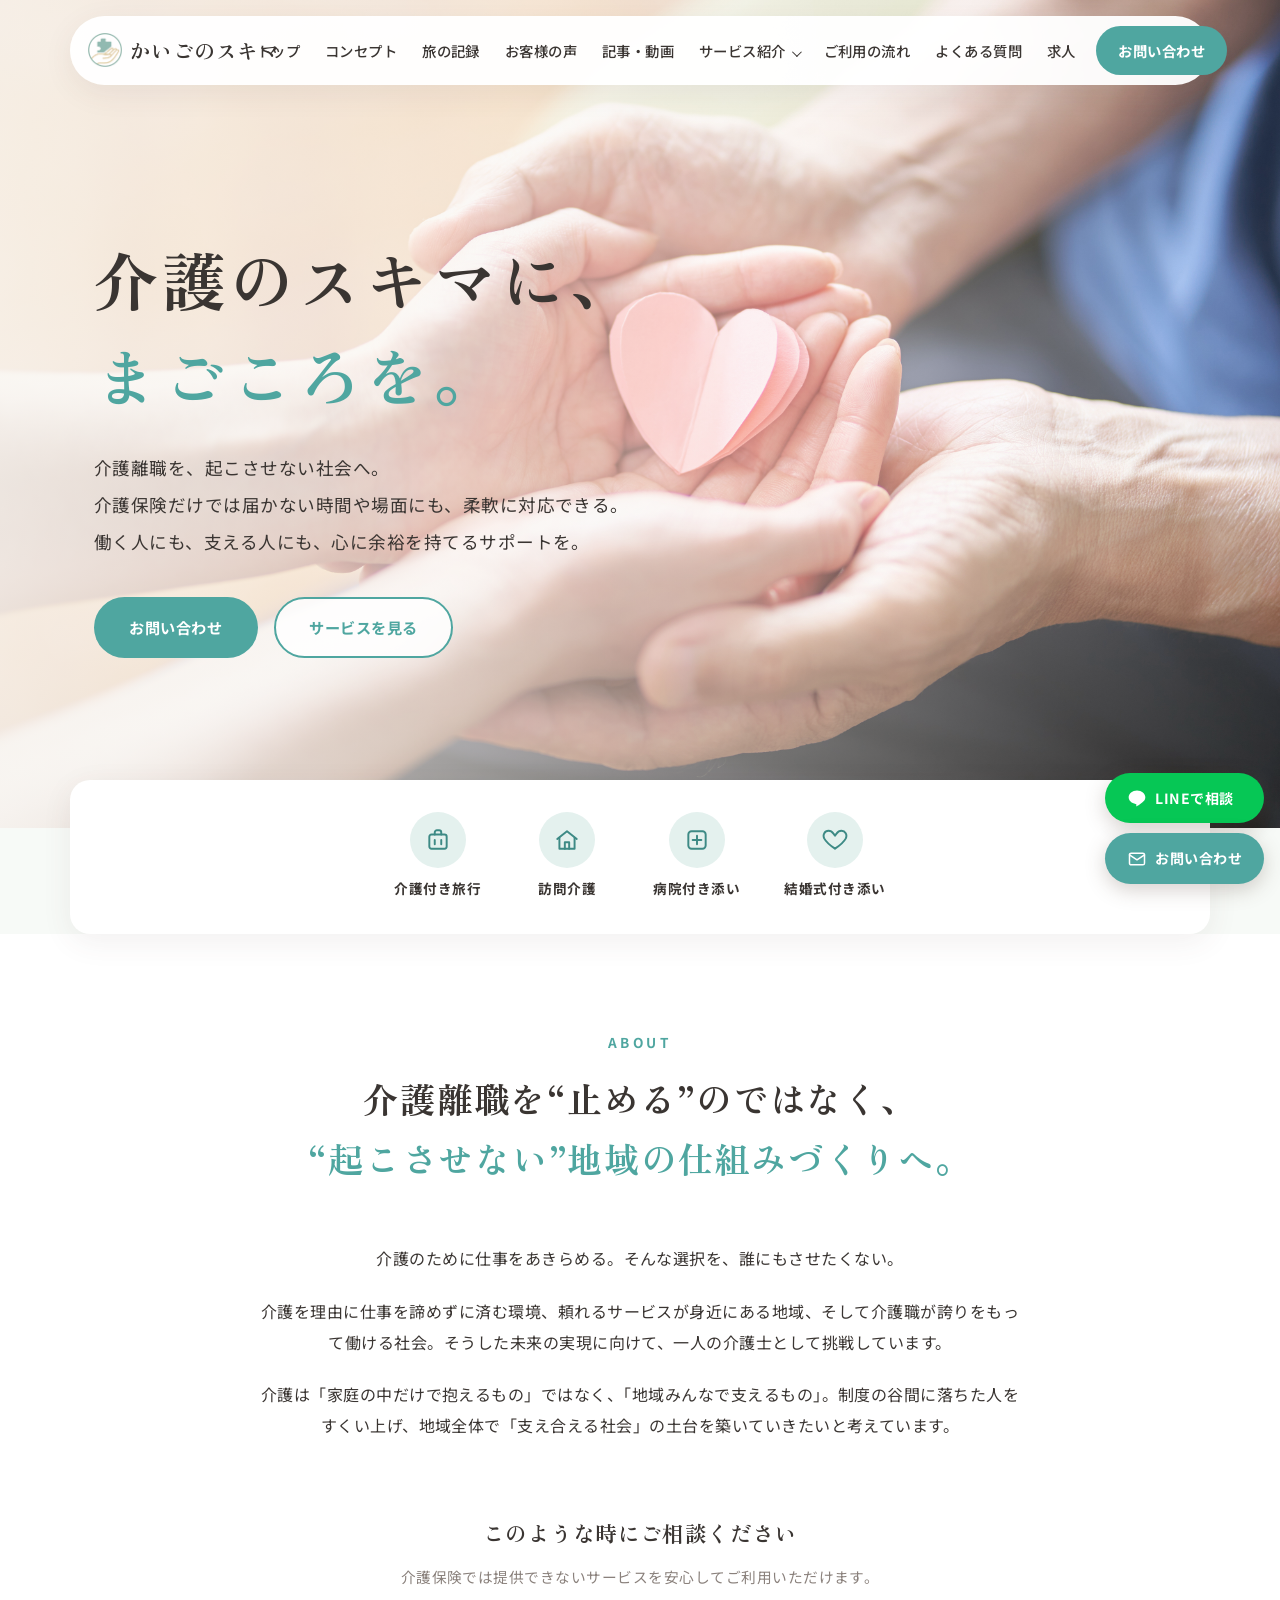
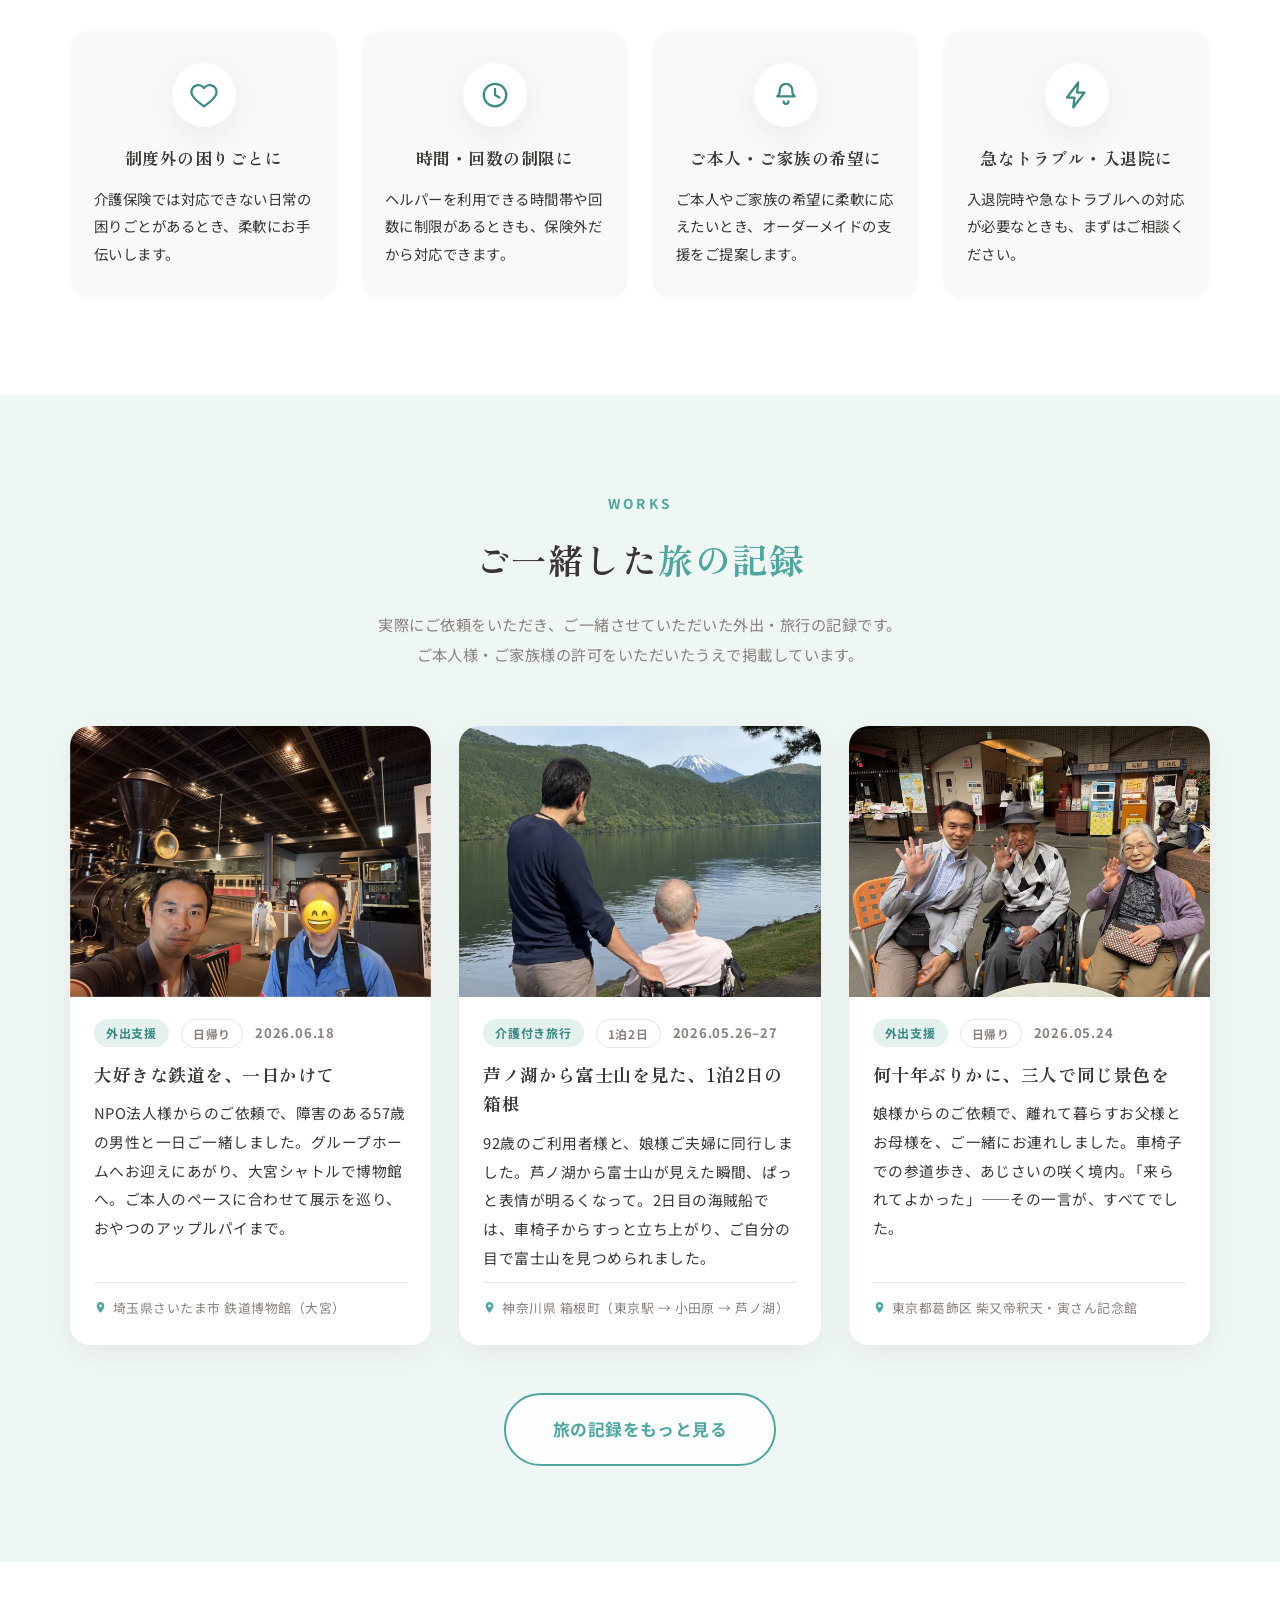
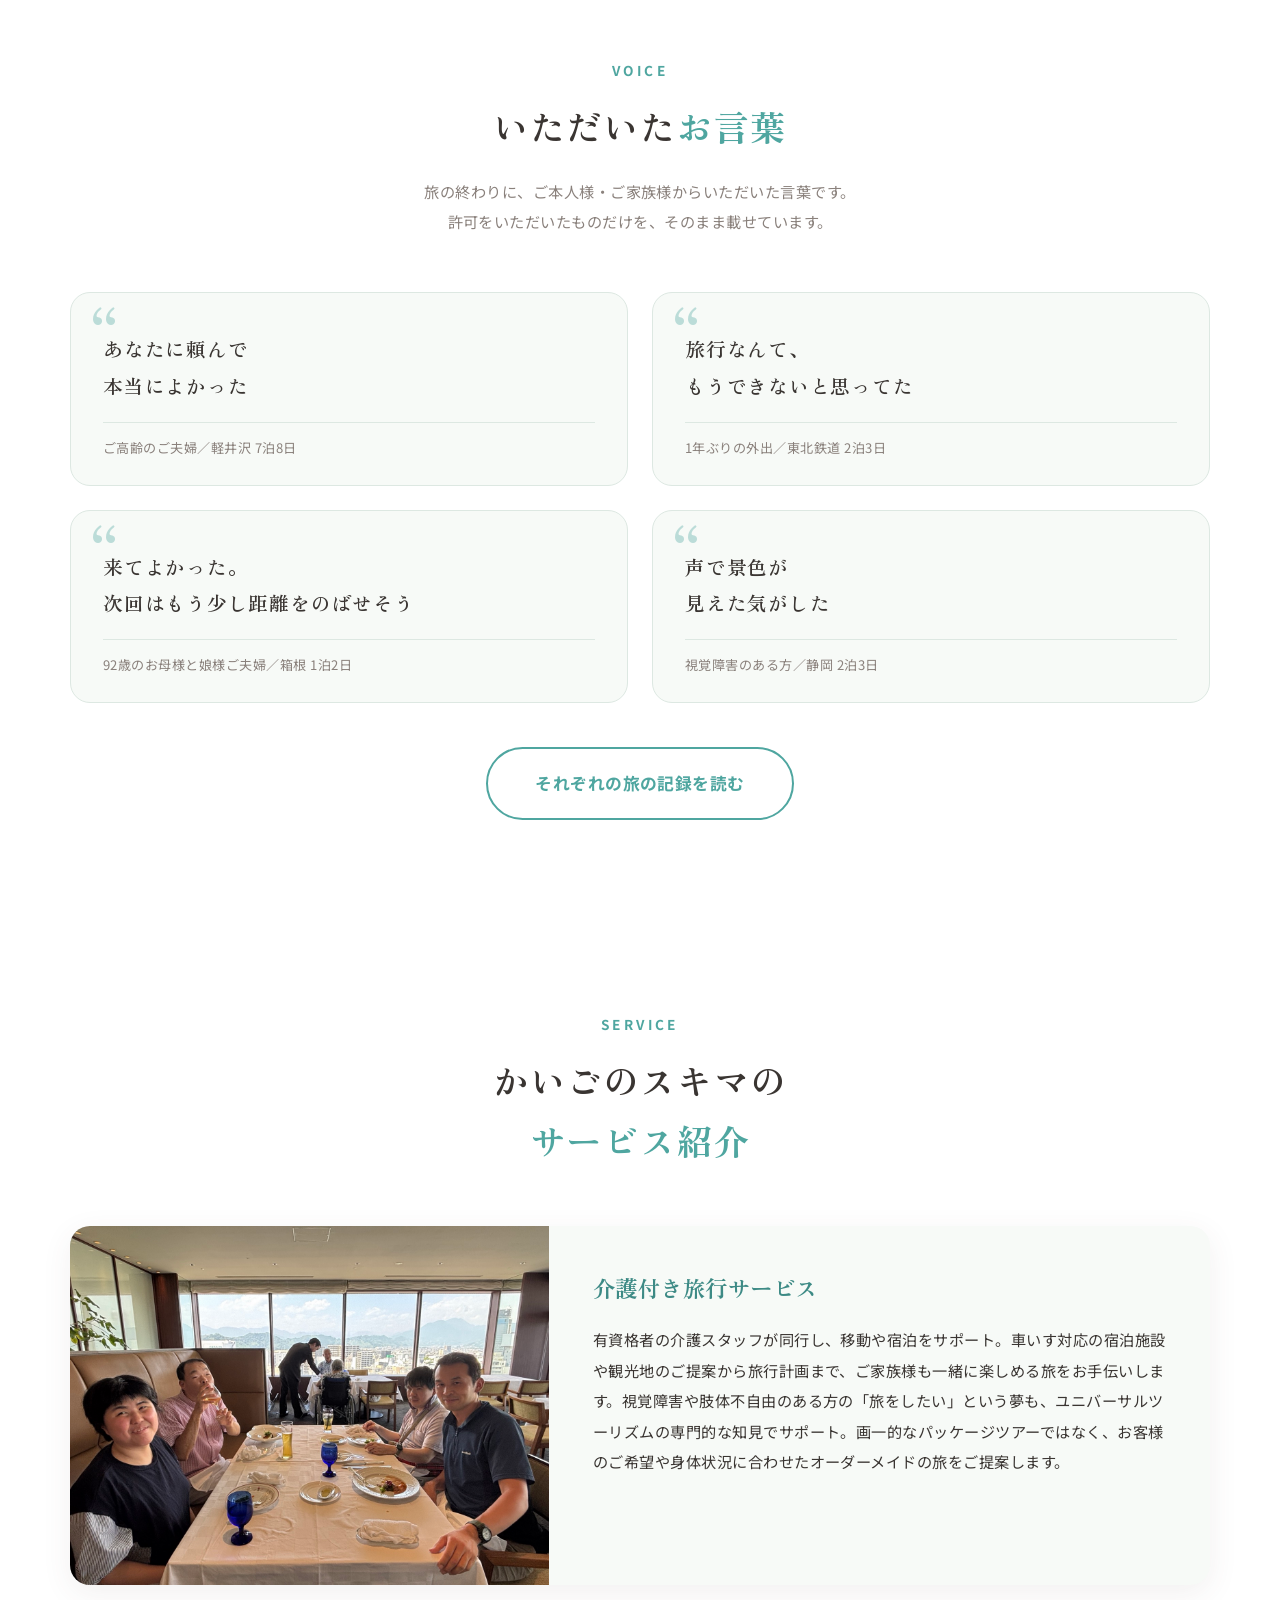
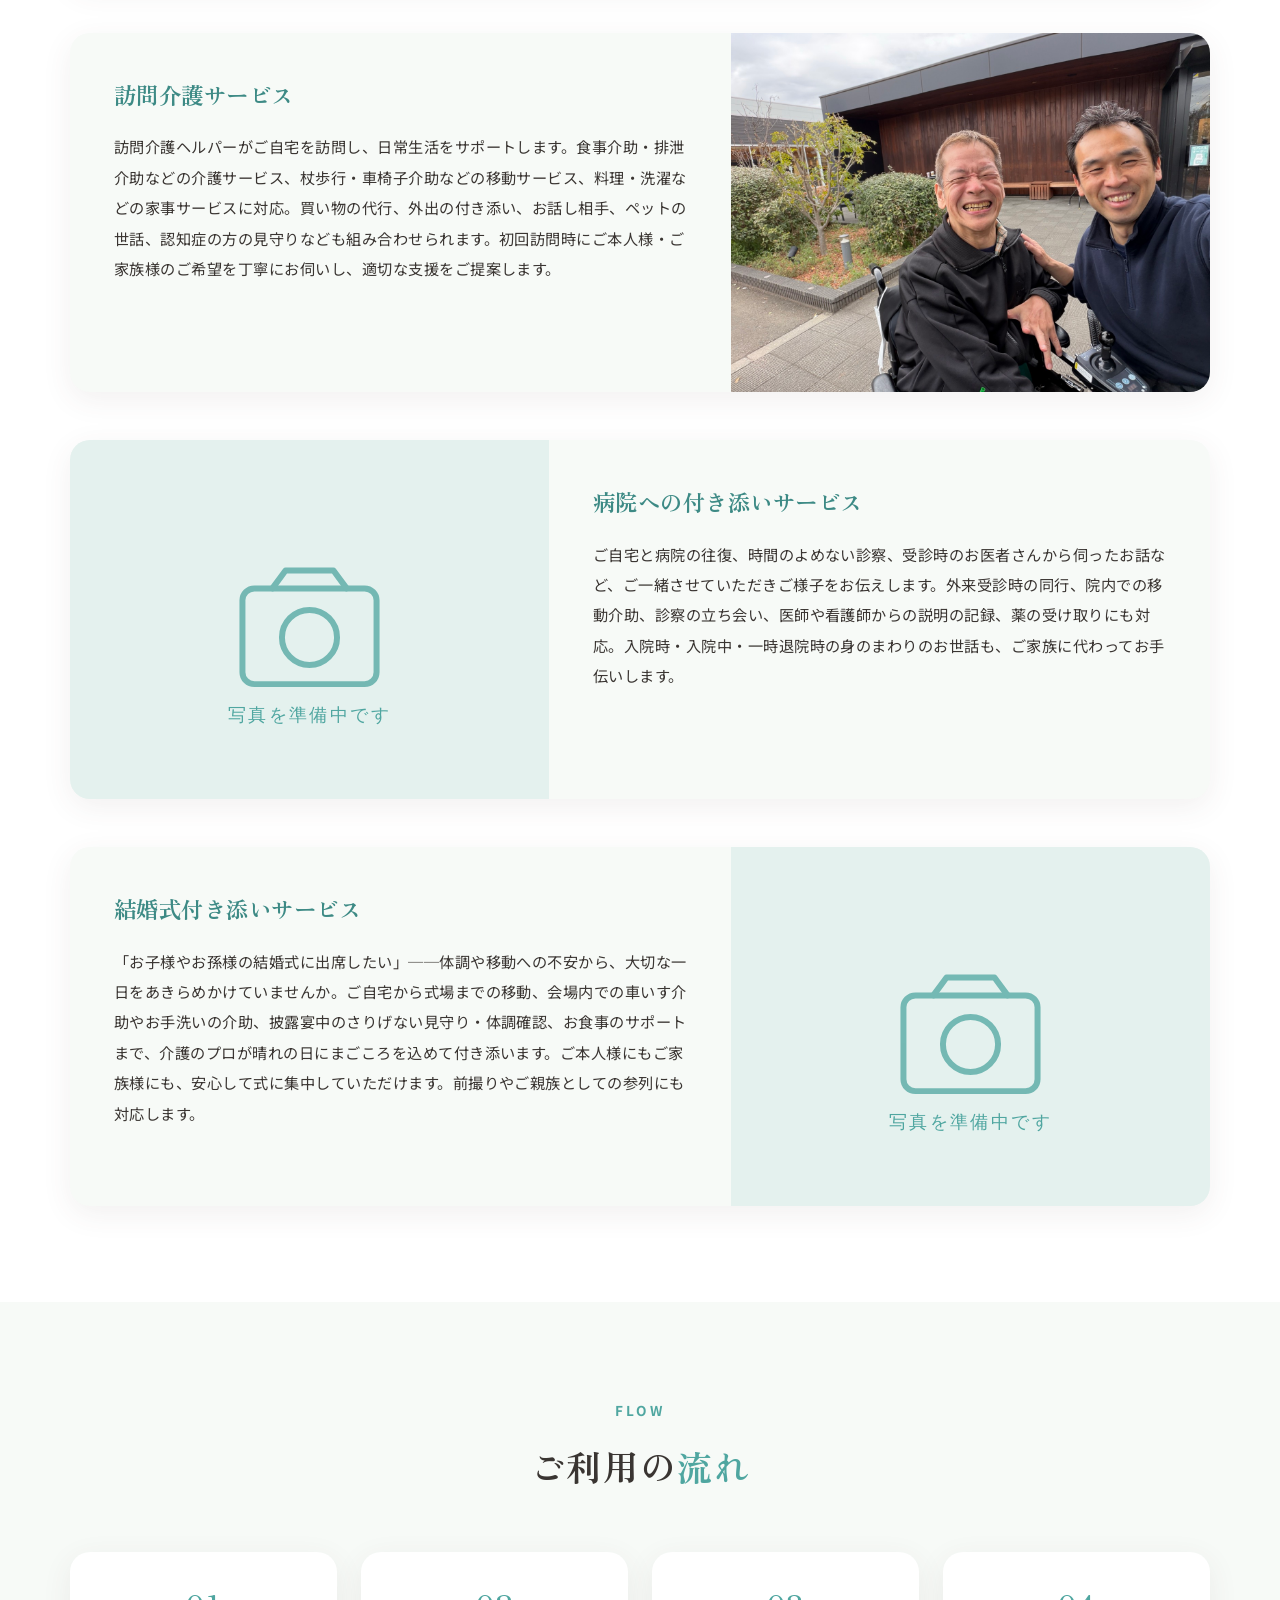
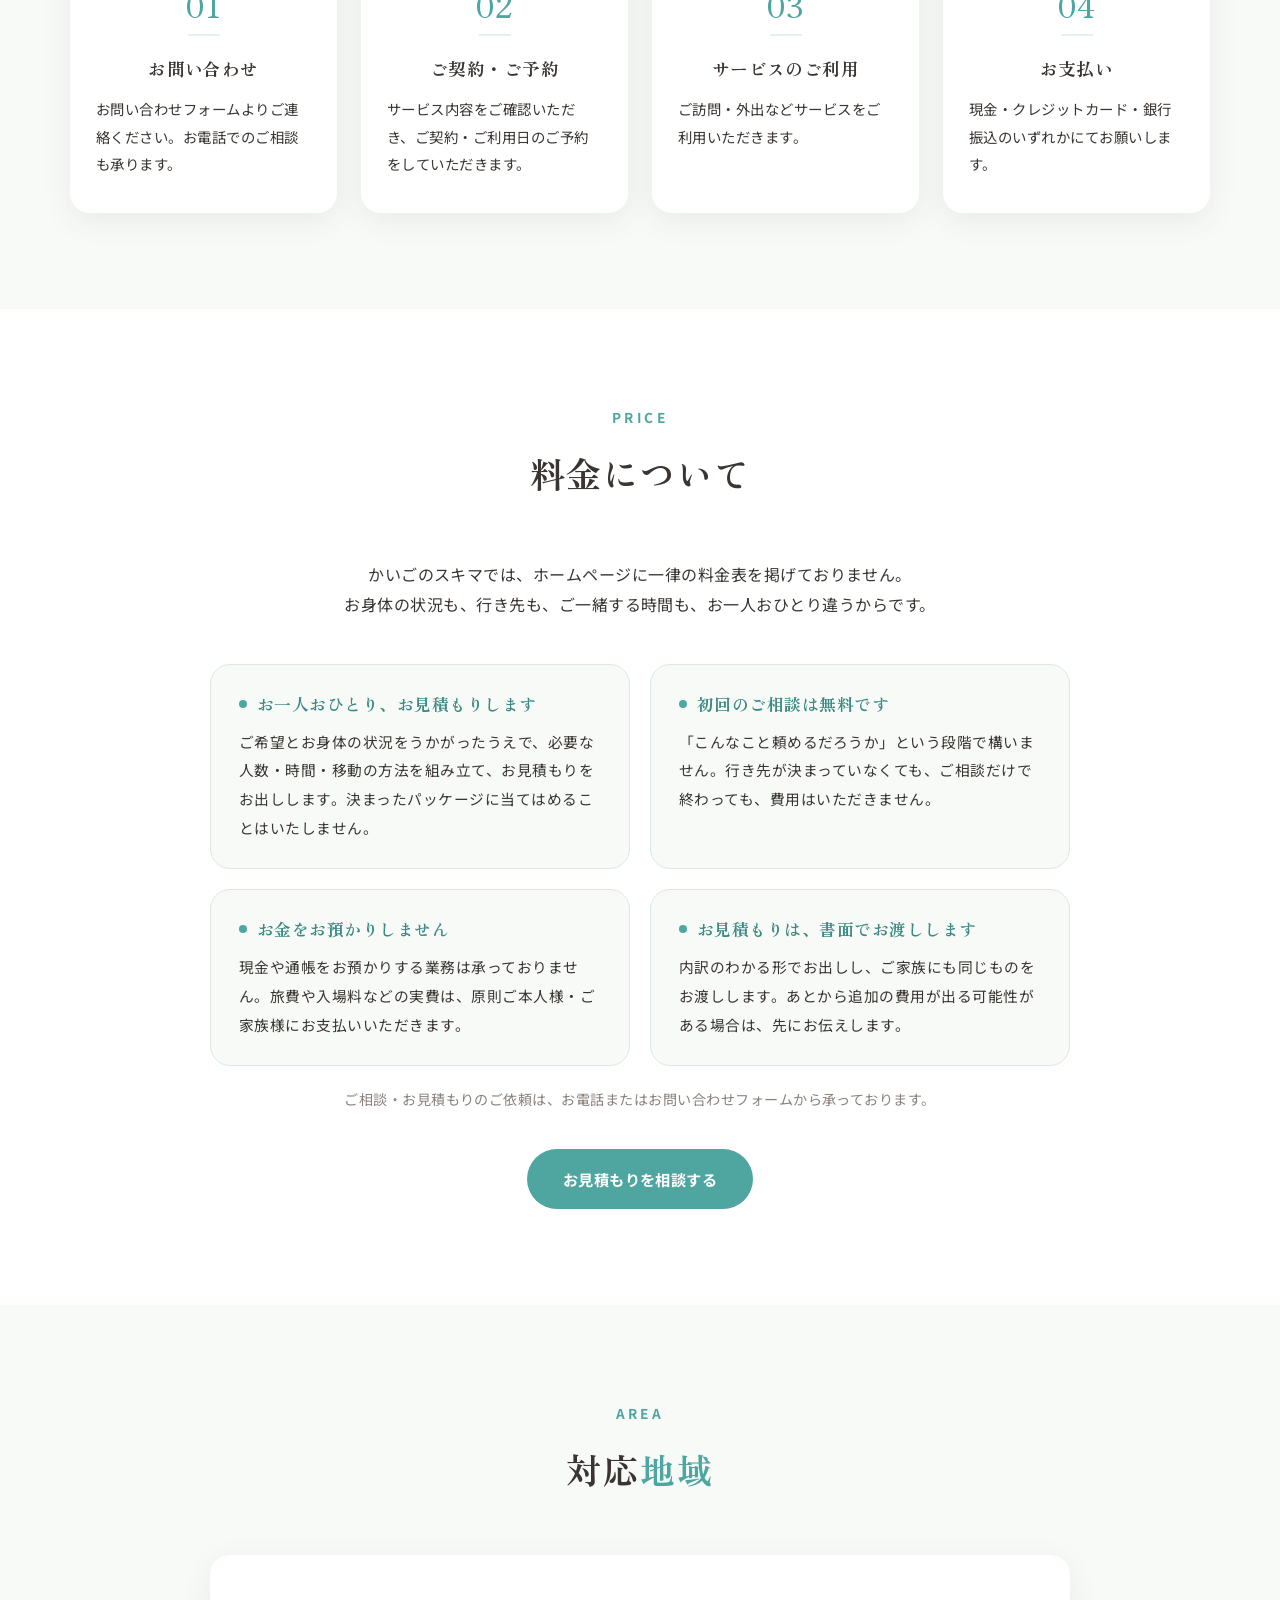
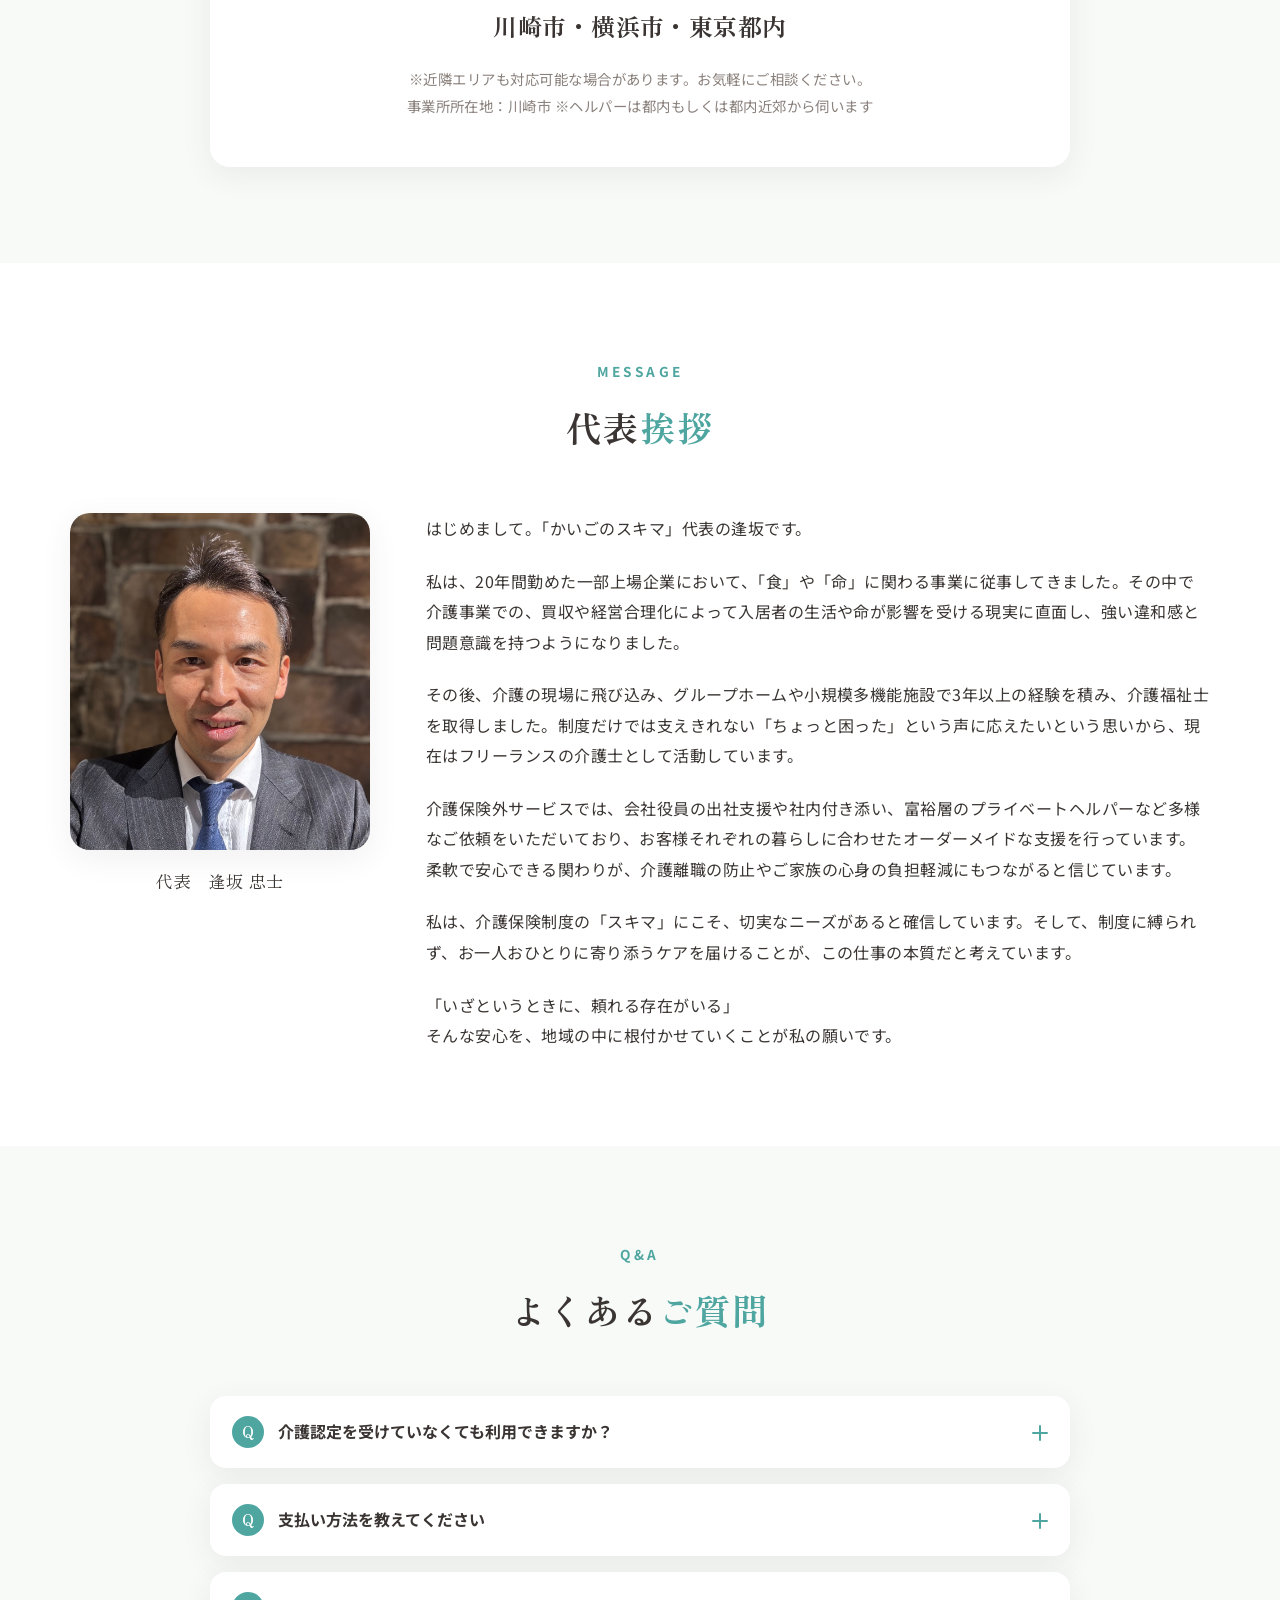
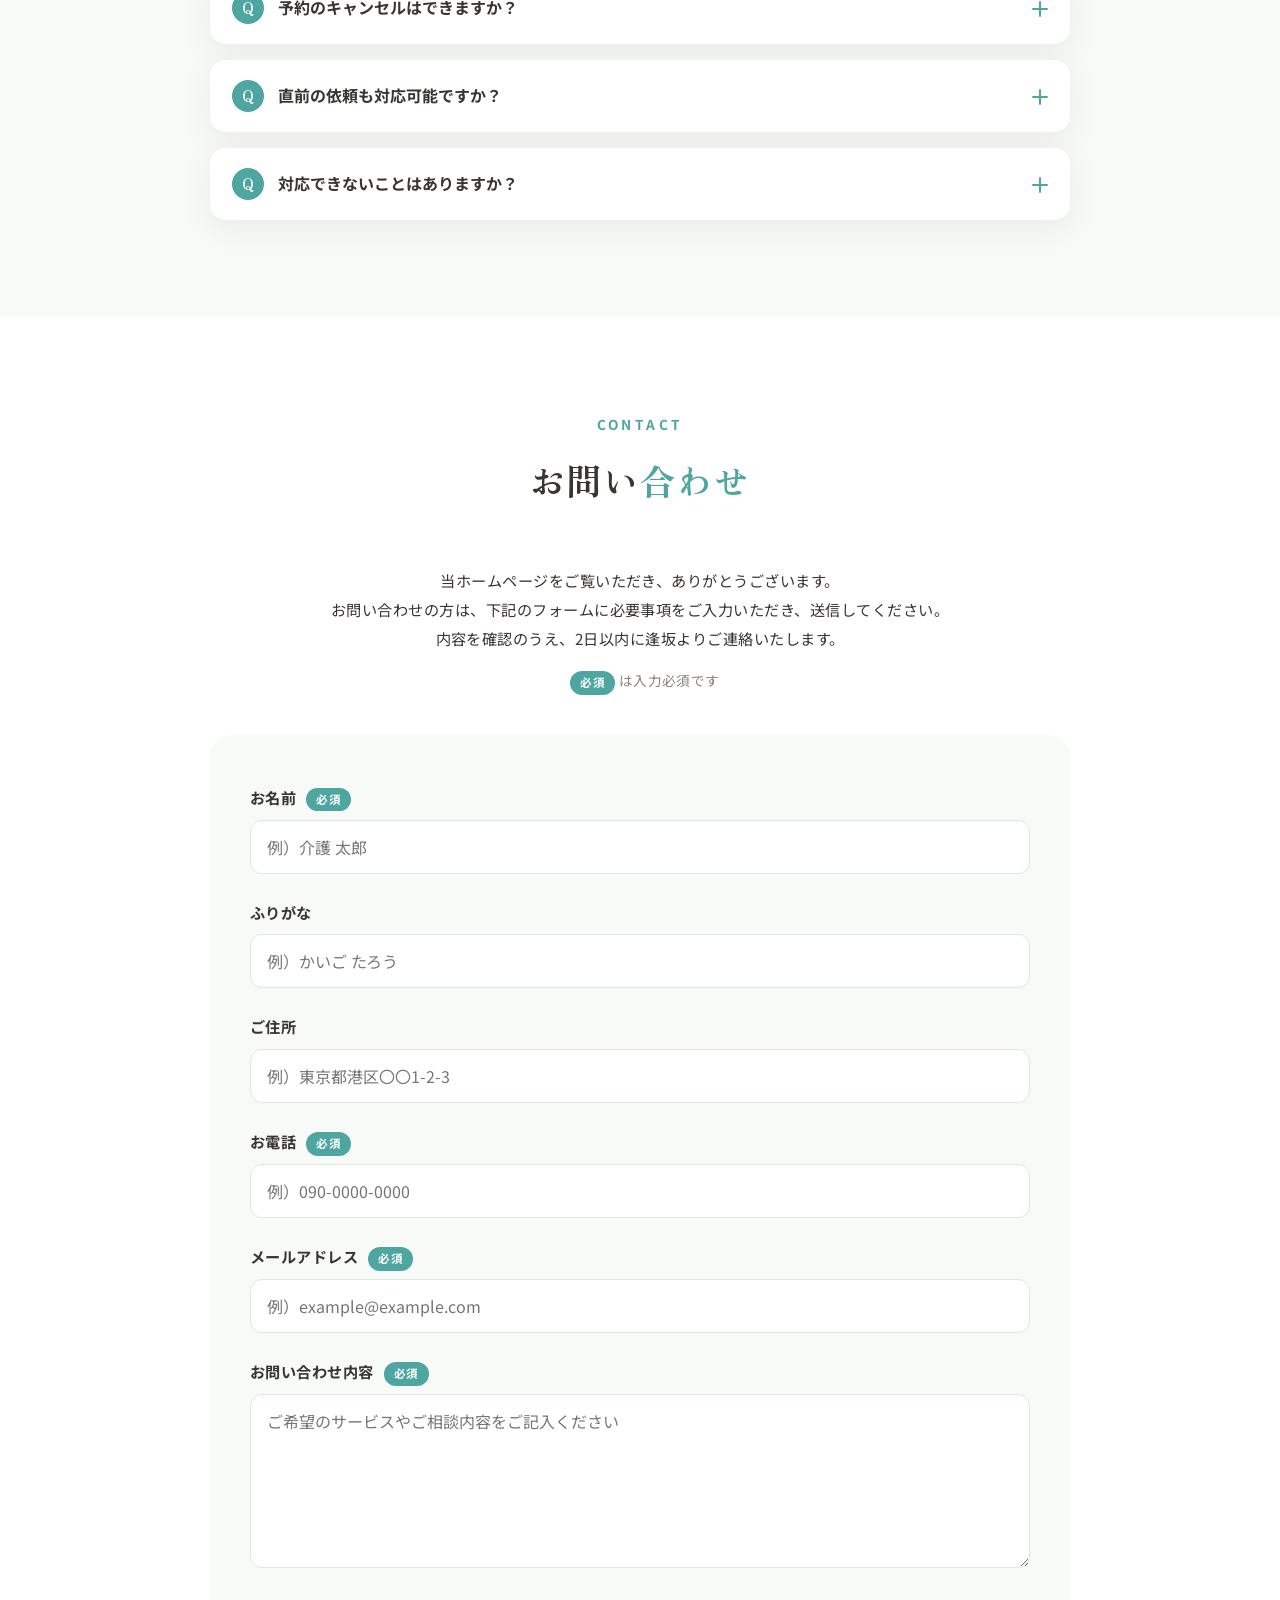
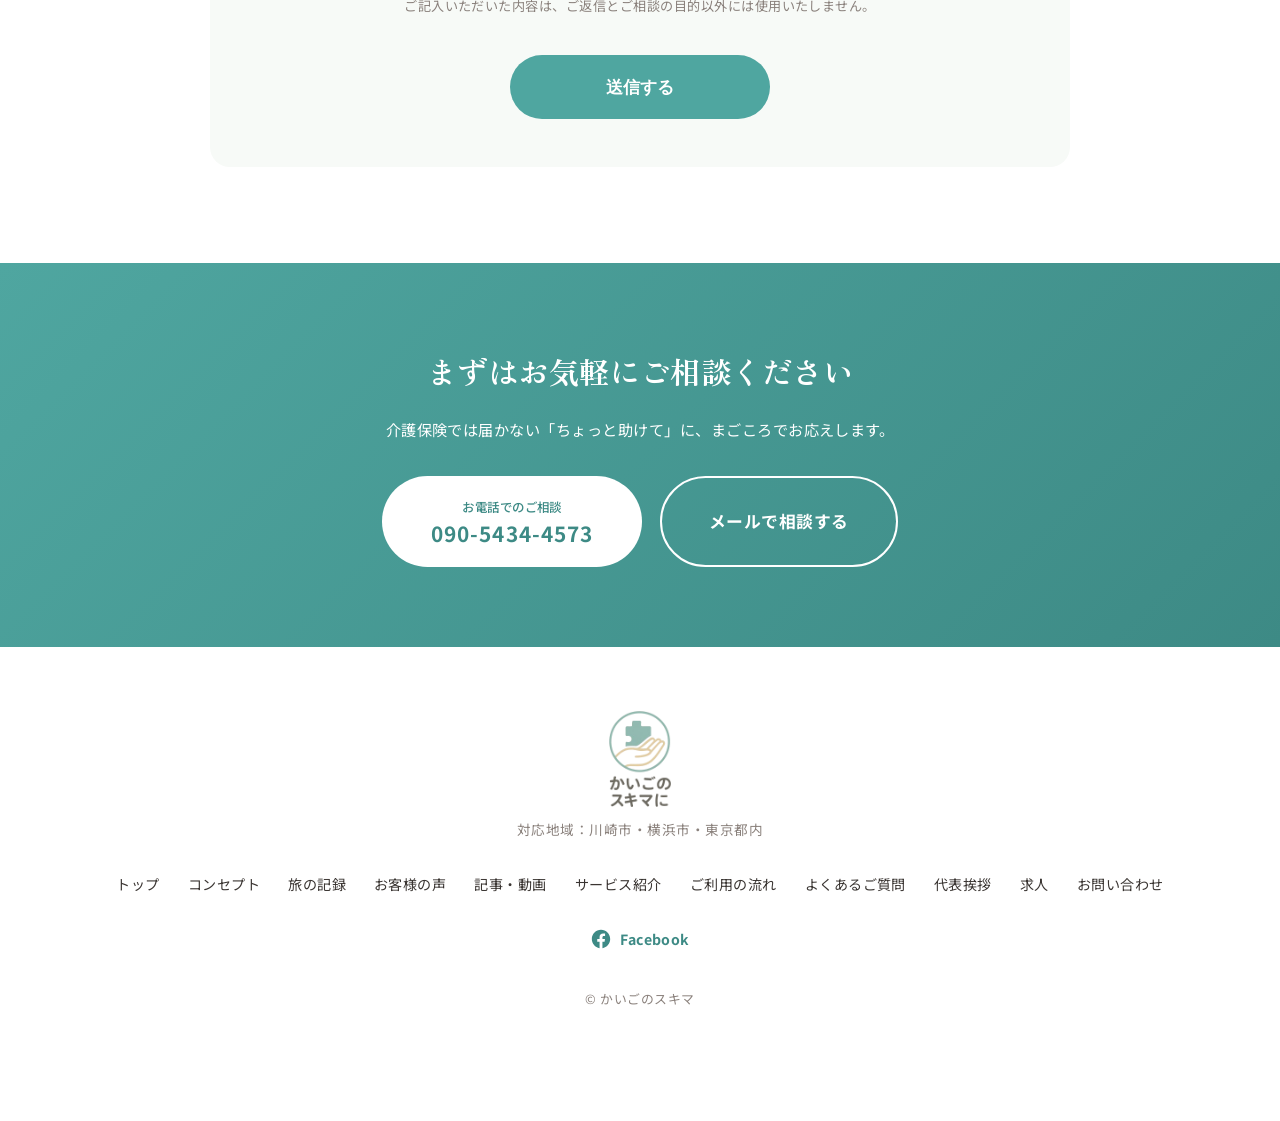
<file: index.html>
<!DOCTYPE html>
<html lang="ja">
<head>
  <meta charset="UTF-8">
  <meta name="viewport" content="width=device-width, initial-scale=1.0">
  <title>かいごのスキマ｜保険外介護サービス（介護付き旅行・訪問介護・病院付き添い）</title>
  <meta name="description" content="「制度の外側にも、必要な支援がある」─その信念のもと、介護付き旅行（ユニバーサルツーリズム）の同行支援、在宅個別ケア、外出支援などを手がける保険外介護サービス「かいごのスキマ」。川崎市・横浜市・東京都内に対応。">

  <!-- Google Fonts: 見出し用の明朝体(Zen Old Mincho)と本文用(Noto Sans JP) -->
  <link rel="preconnect" href="https://fonts.googleapis.com">
  <link rel="preconnect" href="https://fonts.gstatic.com" crossorigin>
  <link href="https://fonts.googleapis.com/css2?family=Noto+Sans+JP:wght@400;500;700&family=Zen+Old+Mincho:wght@500;600;700&display=swap" rel="stylesheet">

  <!-- ▼確認用のページです。Googleなどの検索結果に出さない設定。
       本番（kaigonosukima.com のトップ）に移すときは、この2行を必ず消してください -->
  <link rel="stylesheet" href="css/style.css">
</head>
<body id="top">

<!-- ============================================================
     HEADER(ナビゲーション)
     ▼メニューの文言を変えたいときはここを編集してください
     リンク先(href="#〜")はページ内の各セクションにつながっています
============================================================ -->
<header class="header">
  <div class="header__inner">
    <!-- サイト名(テキストロゴ) -->
    <a href="#top" class="header__logo">
      <img src="images/logo-mark.png" alt="" class="header__logo-mark" width="138" height="138">
      <span class="header__logo-text">かいごのスキマ</span>
    </a>

    <!-- ハンバーガーボタン(スマホ用) -->
    <button class="header__hamburger" id="hamburger" type="button" aria-label="メニューを開く" aria-expanded="false" aria-controls="globalNav">
      <span></span><span></span><span></span>
    </button>

    <nav class="header__nav" id="globalNav">
      <ul class="nav__list">
        <li><a href="#top" class="nav__link">トップ</a></li>
        <li><a href="#concept" class="nav__link">コンセプト</a></li>
        <li><a href="works.html" class="nav__link">旅の記録</a></li>
        <li><a href="#voice" class="nav__link">お客様の声</a></li>
        <li><a href="media.html" class="nav__link">記事・動画</a></li>
        <!-- サービス紹介(ドロップダウン) -->
        <li class="nav__item--dropdown">
          <a href="#service" class="nav__link nav__link--dropdown">サービス紹介<span class="nav__arrow" aria-hidden="true"></span></a>
          <ul class="nav__dropdown">
            <li><a href="#service-travel">介護付き旅行サービス</a></li>
            <li><a href="#service-homecare">訪問介護サービス</a></li>
            <li><a href="#service-hospital">病院への付き添いサービス</a></li>
            <li><a href="#service-wedding">結婚式付き添いサービス</a></li>
          </ul>
        </li>
        <li><a href="#flow" class="nav__link">ご利用の流れ</a></li>
        <li><a href="#faq" class="nav__link">よくある質問</a></li>
        <li><a href="recruit.html" class="nav__link">求人</a></li>
        <li class="nav__cta"><a href="#contact" class="btn btn--accent btn--nav">お問い合わせ</a></li>
      </ul>
    </nav>
  </div>
</header>

<main>

<!-- ============================================================
     HERO(メインビジュアル)
     ▼キャッチコピー・サブ文はここを編集してください
     背景画像を差し替える場合は images フォルダに hero.jpg と
     同名で置き換えるか、下の src="images/hero.jpg" を変更します
============================================================ -->
<section class="hero" id="hero">
  <div class="hero__bg">
    <img src="images/hero.jpg" alt="まごころを込めた介護サービスのイメージ">
  </div>
  <div class="hero__content fade-in">
    <h1 class="hero__catch">
      <span class="hero__catch-line1">介護のスキマに、</span><br>
      <span class="hero__catch-line2">まごころを。</span>
    </h1>
    <p class="hero__sub">
      介護離職を、起こさせない社会へ。<br>
      介護保険だけでは届かない時間や場面にも、柔軟に対応できる。<br>
      働く人にも、支える人にも、心に余裕を持てるサポートを。
    </p>
    <div class="hero__buttons">
      <a href="#contact" class="btn btn--accent">お問い合わせ</a>
      <a href="#service" class="btn btn--outline">サービスを見る</a>
    </div>
  </div>
</section>

<!-- ============================================================
     サービスカテゴリチップ(ヒーロー直下の丸アイコン付きリンク)
     ▼チップの文言はここを編集してください
============================================================ -->
<section class="chips fade-in">
  <div class="chips__inner">
    <a href="#service-travel" class="chip">
      <span class="chip__icon" aria-hidden="true">
        <!-- 旅行(スーツケース)アイコン -->
        <svg viewBox="0 0 24 24" fill="none" stroke="currentColor" stroke-width="1.8" stroke-linecap="round" stroke-linejoin="round"><rect x="4" y="7" width="16" height="13" rx="2"/><path d="M9 7V5a2 2 0 0 1 2-2h2a2 2 0 0 1 2 2v2"/><path d="M9 12v4M15 12v4"/></svg>
      </span>
      <span class="chip__label">介護付き旅行</span>
    </a>
    <a href="#service-homecare" class="chip">
      <span class="chip__icon" aria-hidden="true">
        <!-- 家アイコン -->
        <svg viewBox="0 0 24 24" fill="none" stroke="currentColor" stroke-width="1.8" stroke-linecap="round" stroke-linejoin="round"><path d="M3 11 12 4l9 7"/><path d="M5 10v10h14V10"/><path d="M10 20v-6h4v6"/></svg>
      </span>
      <span class="chip__label">訪問介護</span>
    </a>
    <a href="#service-hospital" class="chip">
      <span class="chip__icon" aria-hidden="true">
        <!-- 病院(十字)アイコン -->
        <svg viewBox="0 0 24 24" fill="none" stroke="currentColor" stroke-width="1.8" stroke-linecap="round" stroke-linejoin="round"><rect x="4" y="4" width="16" height="16" rx="3"/><path d="M12 8v8M8 12h8"/></svg>
      </span>
      <span class="chip__label">病院付き添い</span>
    </a>
    <a href="#service-wedding" class="chip">
      <span class="chip__icon" aria-hidden="true">
        <!-- 結婚式(ハート)アイコン -->
        <svg viewBox="0 0 24 24" fill="none" stroke="currentColor" stroke-width="1.8" stroke-linecap="round" stroke-linejoin="round"><path d="M12 20s-7.5-4.9-10-9.5C.5 7 2.5 3.5 6 3.5c2.2 0 3.6 1.2 4.4 2.4L12 8l1.6-2.1c.8-1.2 2.2-2.4 4.4-2.4 3.5 0 5.5 3.5 4 7-2.5 4.6-10 9.5-10 9.5z"/></svg>
      </span>
      <span class="chip__label">結婚式付き添い</span>
    </a>
  </div>
</section>

<!-- ============================================================
     ABOUT(コンセプト)
     ▼コンセプト文はここを編集してください
============================================================ -->
<section class="section section--white" id="concept">
  <div class="section__inner">
    <div class="section__head fade-in">
      <p class="section__label">ABOUT</p>
      <h2 class="section__title">
        <span>介護離職を“止める”のではなく、</span><br>
        <span class="section__title-accent">“起こさせない”地域の仕組みづくりへ。</span>
      </h2>
    </div>

    <div class="about__lead fade-in">
      <p>介護のために仕事をあきらめる。そんな選択を、誰にもさせたくない。</p>
      <p>介護を理由に仕事を諦めずに済む環境、頼れるサービスが身近にある地域、そして介護職が誇りをもって働ける社会。そうした未来の実現に向けて、一人の介護士として挑戦しています。</p>
      <p>介護は「家庭の中だけで抱えるもの」ではなく、「地域みんなで支えるもの」。制度の谷間に落ちた人をすくい上げ、地域全体で「支え合える社会」の土台を築いていきたいと考えています。</p>
    </div>

    <!-- ▼「このような時にご相談ください」特徴4点 -->
    <h3 class="about__subtitle fade-in">このような時にご相談ください</h3>
    <p class="about__note fade-in">介護保険では提供できないサービスを安心してご利用いただけます。</p>
    <div class="about__features">
      <div class="feature-card fade-in">
        <span class="feature-card__icon" aria-hidden="true">
          <svg viewBox="0 0 24 24" fill="none" stroke="currentColor" stroke-width="1.8" stroke-linecap="round" stroke-linejoin="round"><path d="M12 21s-7-4.6-9.5-9A5.5 5.5 0 0 1 12 6.5 5.5 5.5 0 0 1 21.5 12C19 16.4 12 21 12 21z"/></svg>
        </span>
        <h4 class="feature-card__title">制度外の困りごとに</h4>
        <p class="feature-card__text">介護保険では対応できない日常の困りごとがあるとき、柔軟にお手伝いします。</p>
      </div>
      <div class="feature-card fade-in">
        <span class="feature-card__icon" aria-hidden="true">
          <svg viewBox="0 0 24 24" fill="none" stroke="currentColor" stroke-width="1.8" stroke-linecap="round" stroke-linejoin="round"><circle cx="12" cy="12" r="9"/><path d="M12 7v5l3.5 2"/></svg>
        </span>
        <h4 class="feature-card__title">時間・回数の制限に</h4>
        <p class="feature-card__text">ヘルパーを利用できる時間帯や回数に制限があるときも、保険外だから対応できます。</p>
      </div>
      <div class="feature-card fade-in">
        <span class="feature-card__icon" aria-hidden="true">
          <svg viewBox="0 0 24 24" fill="none" stroke="currentColor" stroke-width="1.8" stroke-linecap="round" stroke-linejoin="round"><path d="M17 8a5 5 0 1 0-10 0c0 4-2 5-2 5h14s-2-1-2-5"/><path d="M10 17a2 2 0 0 0 4 0"/></svg>
        </span>
        <h4 class="feature-card__title">ご本人・ご家族の希望に</h4>
        <p class="feature-card__text">ご本人やご家族の希望に柔軟に応えたいとき、オーダーメイドの支援をご提案します。</p>
      </div>
      <div class="feature-card fade-in">
        <span class="feature-card__icon" aria-hidden="true">
          <svg viewBox="0 0 24 24" fill="none" stroke="currentColor" stroke-width="1.8" stroke-linecap="round" stroke-linejoin="round"><path d="M13 2 4 14h6l-1 8 9-12h-6l1-8z"/></svg>
        </span>
        <h4 class="feature-card__title">急なトラブル・入退院に</h4>
        <p class="feature-card__text">入退院時や急なトラブルへの対応が必要なときも、まずはご相談ください。</p>
      </div>
    </div>
  </div>
</section>

<!-- ============================================================
     WORKS(旅の記録・実績)
     ▼記録を1件ふやすときは、下の <article class="work-card"> を
       まるごとコピーして、写真・日付・見出し・本文を書き換えます
       トップページには新しい3件だけを置き、
       すべての記録は works.html に載せます
============================================================ -->
<section class="section section--works" id="works">
  <div class="section__inner">
    <div class="section__head fade-in">
      <p class="section__label">WORKS</p>
      <h2 class="section__title">
        <span>ご一緒した</span><span class="section__title-accent">旅の記録</span>
      </h2>
      <p class="section__lead">実際にご依頼をいただき、ご一緒させていただいた外出・旅行の記録です。<br class="u-pc">ご本人様・ご家族様の許可をいただいたうえで掲載しています。</p>
    </div>

    <div class="works__grid">

      <!-- ── 記録3: 鉄道博物館 ── -->
      <article class="work-card fade-in">
        <div class="work-card__img">
          <img src="images/works/tetsudo-1.jpg" alt="鉄道博物館で蒸気機関車の展示をご覧になっている様子" loading="lazy">
        </div>
        <div class="work-card__body">
          <p class="work-card__meta">
            <span class="work-card__cat">外出支援</span>
            <span class="work-card__term">日帰り</span>
            <time class="work-card__date" datetime="2026-06-18">2026.06.18</time>
          </p>
          <h3 class="work-card__title">大好きな鉄道を、一日かけて</h3>
          <p class="work-card__text">NPO法人様からのご依頼で、障害のある57歳の男性と一日ご一緒しました。グループホームへお迎えにあがり、大宮シャトルで博物館へ。ご本人のペースに合わせて展示を巡り、おやつのアップルパイまで。</p>
          <p class="work-card__place">埼玉県さいたま市 鉄道博物館（大宮）</p>
        </div>
      </article>

      <!-- ── 記録1: 箱根 ── -->
      <article class="work-card fade-in">
        <div class="work-card__img work-card__img--lower">
          <img src="images/works/hakone-fuji.jpg" alt="芦ノ湖のほとりから富士山をながめるご利用者様とスタッフ" loading="lazy">
        </div>
        <div class="work-card__body">
          <p class="work-card__meta">
            <span class="work-card__cat">介護付き旅行</span>
            <span class="work-card__term">1泊2日</span>
            <time class="work-card__date" datetime="2026-05-26">2026.05.26–27</time>
          </p>
          <h3 class="work-card__title">芦ノ湖から富士山を見た、1泊2日の箱根</h3>
          <p class="work-card__text">92歳のご利用者様と、娘様ご夫婦に同行しました。芦ノ湖から富士山が見えた瞬間、ぱっと表情が明るくなって。2日目の海賊船では、車椅子からすっと立ち上がり、ご自分の目で富士山を見つめられました。</p>
          <p class="work-card__place">神奈川県 箱根町（東京駅 → 小田原 → 芦ノ湖）</p>
        </div>
      </article>

      <!-- ── 記録2: 柴又 ── -->
      <article class="work-card fade-in">
        <div class="work-card__img">
          <img src="images/works/shibamata.jpg" alt="柴又の門前でご両親とご一緒したときの様子" loading="lazy">
        </div>
        <div class="work-card__body">
          <p class="work-card__meta">
            <span class="work-card__cat">外出支援</span>
            <span class="work-card__term">日帰り</span>
            <time class="work-card__date" datetime="2026-05-24">2026.05.24</time>
          </p>
          <h3 class="work-card__title">何十年ぶりかに、三人で同じ景色を</h3>
          <p class="work-card__text">娘様からのご依頼で、離れて暮らすお父様とお母様を、ご一緒にお連れしました。車椅子での参道歩き、あじさいの咲く境内。「来られてよかった」——その一言が、すべてでした。</p>
          <p class="work-card__place">東京都葛飾区 柴又帝釈天・寅さん記念館</p>
        </div>
      </article>

    </div>

    <p class="works__more fade-in">
      <a href="works.html" class="btn btn--outline btn--large">旅の記録をもっと見る</a>
    </p>
  </div>
</section>

<!-- ============================================================
     VOICE(お客様の声)
     ▼実際にいただいたお言葉です。作った言葉は入れないでください
       1つふやすときは <figure class="voice-card"> をコピーします
============================================================ -->
<section class="section section--white" id="voice">
  <div class="section__inner">
    <div class="section__head fade-in">
      <p class="section__label">VOICE</p>
      <h2 class="section__title">
        <span>いただいた</span><span class="section__title-accent">お言葉</span>
      </h2>
      <p class="section__lead">旅の終わりに、ご本人様・ご家族様からいただいた言葉です。<br class="u-pc">許可をいただいたものだけを、そのまま載せています。</p>
    </div>

    <div class="voice__grid">

      <figure class="voice-card fade-in">
        <blockquote class="voice-card__quote">あなたに頼んで<br>本当によかった</blockquote>
        <figcaption class="voice-card__by">ご高齢のご夫婦／軽井沢 7泊8日</figcaption>
      </figure>

      <figure class="voice-card fade-in">
        <blockquote class="voice-card__quote">旅行なんて、<br>もうできないと思ってた</blockquote>
        <figcaption class="voice-card__by">1年ぶりの外出／東北鉄道 2泊3日</figcaption>
      </figure>

      <figure class="voice-card fade-in">
        <blockquote class="voice-card__quote">来てよかった。<br>次回はもう少し距離をのばせそう</blockquote>
        <figcaption class="voice-card__by">92歳のお母様と娘様ご夫婦／箱根 1泊2日</figcaption>
      </figure>

      <figure class="voice-card fade-in">
        <blockquote class="voice-card__quote">声で景色が<br>見えた気がした</blockquote>
        <figcaption class="voice-card__by">視覚障害のある方／静岡 2泊3日</figcaption>
      </figure>

    </div>

    <p class="voice__more fade-in">
      <a href="works.html" class="btn btn--outline btn--large">それぞれの旅の記録を読む</a>
    </p>
  </div>
</section>

<!-- ============================================================
     SERVICE(サービス紹介 4カード)
     ▼各サービスの説明文・料金はここを編集してください
     画像を差し替える場合は images フォルダの各画像ファイル
     (service-1.jpg / service-2.jpg / service-3.svg /
      service-wedding.svg)を同名で置き換えてください
============================================================ -->
<section class="section section--white" id="service">
  <div class="section__inner">
    <div class="section__head fade-in">
      <p class="section__label">SERVICE</p>
      <h2 class="section__title">
        <span>かいごのスキマの</span><br>
        <span class="section__title-accent">サービス紹介</span>
      </h2>
    </div>

    <div class="service__list">

      <!-- ── サービス1: 介護付き旅行サービス ── -->
      <article class="service-card fade-in" id="service-travel">
        <div class="service-card__img"><img src="images/service-1.jpg" alt="介護付き旅行サービス：車いすの方とのお出かけの様子"></div>
        <div class="service-card__body">
          <h3 class="service-card__title">介護付き旅行サービス</h3>
          <p class="service-card__text">
            有資格者の介護スタッフが同行し、移動や宿泊をサポート。車いす対応の宿泊施設や観光地のご提案から旅行計画まで、ご家族様も一緒に楽しめる旅をお手伝いします。視覚障害や肢体不自由のある方の「旅をしたい」という夢も、ユニバーサルツーリズムの専門的な知見でサポート。画一的なパッケージツアーではなく、お客様のご希望や身体状況に合わせたオーダーメイドの旅をご提案します。
          </p>
        </div>
      </article>

      <!-- ── サービス2: 訪問介護サービス ── -->
      <article class="service-card service-card--reverse fade-in" id="service-homecare">
        <div class="service-card__img"><img src="images/service-2.jpg" alt="訪問介護サービス：利用者様との外食サポートの様子"></div>
        <div class="service-card__body">
          <h3 class="service-card__title">訪問介護サービス</h3>
          <p class="service-card__text">
            訪問介護ヘルパーがご自宅を訪問し、日常生活をサポートします。食事介助・排泄介助などの介護サービス、杖歩行・車椅子介助などの移動サービス、料理・洗濯などの家事サービスに対応。買い物の代行、外出の付き添い、お話し相手、ペットの世話、認知症の方の見守りなども組み合わせられます。初回訪問時にご本人様・ご家族様のご希望を丁寧にお伺いし、適切な支援をご提案します。
          </p>
        </div>
      </article>

      <!-- ── サービス3: 病院への付き添いサービス ── -->
      <article class="service-card fade-in" id="service-hospital">
        <div class="service-card__img"><img src="images/works/photo-soon.svg" alt="病院への付き添いサービス（写真を準備中です）"></div>
        <div class="service-card__body">
          <h3 class="service-card__title">病院への付き添いサービス</h3>
          <p class="service-card__text">
            ご自宅と病院の往復、時間のよめない診察、受診時のお医者さんから伺ったお話など、ご一緒させていただきご様子をお伝えします。外来受診時の同行、院内での移動介助、診察の立ち会い、医師や看護師からの説明の記録、薬の受け取りにも対応。入院時・入院中・一時退院時の身のまわりのお世話も、ご家族に代わってお手伝いします。
          </p>
        </div>
      </article>

      <!-- ── サービス4: 結婚式付き添いサービス ── -->
      <article class="service-card service-card--reverse fade-in" id="service-wedding">
        <div class="service-card__img"><img src="images/works/photo-soon.svg" alt="結婚式付き添いサービス（写真を準備中です）"></div>
        <div class="service-card__body">
          <h3 class="service-card__title">結婚式付き添いサービス</h3>
          <p class="service-card__text">
            「お子様やお孫様の結婚式に出席したい」──体調や移動への不安から、大切な一日をあきらめかけていませんか。ご自宅から式場までの移動、会場内での車いす介助やお手洗いの介助、披露宴中のさりげない見守り・体調確認、お食事のサポートまで、介護のプロが晴れの日にまごころを込めて付き添います。ご本人様にもご家族様にも、安心して式に集中していただけます。前撮りやご親族としての参列にも対応します。
          </p>
        </div>
      </article>

    </div>
  </div>
</section>

<!-- ============================================================
     FLOW(ご利用の流れ 4ステップ)
     ▼各ステップの文言はここを編集してください
============================================================ -->
<section class="section" id="flow">
  <div class="section__inner">
    <div class="section__head fade-in">
      <p class="section__label">FLOW</p>
      <h2 class="section__title">
        <span>ご利用の</span><span class="section__title-accent">流れ</span>
      </h2>
    </div>
    <ol class="flow__list">
      <li class="flow-step fade-in">
        <span class="flow-step__num">01</span>
        <h3 class="flow-step__title">お問い合わせ</h3>
        <p class="flow-step__text">お問い合わせフォームよりご連絡ください。お電話でのご相談も承ります。</p>
      </li>
      <li class="flow-step fade-in">
        <span class="flow-step__num">02</span>
        <h3 class="flow-step__title">ご契約・ご予約</h3>
        <p class="flow-step__text">サービス内容をご確認いただき、ご契約・ご利用日のご予約をしていただきます。</p>
      </li>
      <li class="flow-step fade-in">
        <span class="flow-step__num">03</span>
        <h3 class="flow-step__title">サービスのご利用</h3>
        <p class="flow-step__text">ご訪問・外出などサービスをご利用いただきます。</p>
      </li>
      <li class="flow-step fade-in">
        <span class="flow-step__num">04</span>
        <h3 class="flow-step__title">お支払い</h3>
        <p class="flow-step__text">現金・クレジットカード・銀行振込のいずれかにてお願いします。</p>
      </li>
    </ol>
  </div>
</section>

<!-- ============================================================
     PRICE(料金について)
     ▼2026年9月22日 方針変更：
       ホームページに料金は載せません。一般のお客様には個別にお見積もりします。
       金額を書き足したくなったときは、この方針を決めた理由を思い出してください
============================================================ -->
<section class="section section--white" id="price">
  <div class="section__inner section__inner--narrow">
    <div class="section__head fade-in">
      <p class="section__label">PRICE</p>
      <h2 class="section__title">
        <span>料金について</span>
      </h2>
    </div>

    <p class="about__lead fade-in">
      かいごのスキマでは、ホームページに一律の料金表を掲げておりません。<br>
      お身体の状況も、行き先も、ご一緒する時間も、お一人おひとり違うからです。
    </p>

    <div class="price-policy fade-in">
      <div class="price-policy__item">
        <h3 class="price-policy__title">お一人おひとり、お見積もりします</h3>
        <p class="price-policy__text">ご希望とお身体の状況をうかがったうえで、必要な人数・時間・移動の方法を組み立て、お見積もりをお出しします。決まったパッケージに当てはめることはいたしません。</p>
      </div>
      <div class="price-policy__item">
        <h3 class="price-policy__title">初回のご相談は無料です</h3>
        <p class="price-policy__text">「こんなこと頼めるだろうか」という段階で構いません。行き先が決まっていなくても、ご相談だけで終わっても、費用はいただきません。</p>
      </div>
      <div class="price-policy__item">
        <h3 class="price-policy__title">お金をお預かりしません</h3>
        <p class="price-policy__text">現金や通帳をお預かりする業務は承っておりません。旅費や入場料などの実費は、原則ご本人様・ご家族様にお支払いいただきます。</p>
      </div>
      <div class="price-policy__item">
        <h3 class="price-policy__title">お見積もりは、書面でお渡しします</h3>
        <p class="price-policy__text">内訳のわかる形でお出しし、ご家族にも同じものをお渡しします。あとから追加の費用が出る可能性がある場合は、先にお伝えします。</p>
      </div>
    </div>

    <p class="price__note fade-in">
      ご相談・お見積もりのご依頼は、お電話またはお問い合わせフォームから承っております。
    </p>
    <div class="price__more fade-in">
      <a href="#contact" class="btn btn--accent">お見積もりを相談する</a>
    </div>
  </div>
</section>

<!-- ============================================================
     AREA(対応地域)
     ▼対応地域を変更するときはここを編集してください
============================================================ -->
<section class="section" id="area">
  <div class="section__inner">
    <div class="section__head fade-in">
      <p class="section__label">AREA</p>
      <h2 class="section__title">
        <span>対応</span><span class="section__title-accent">地域</span>
      </h2>
    </div>
    <div class="area__card fade-in">
      <p class="area__main">川崎市・横浜市・東京都内</p>
      <p class="area__note">※近隣エリアも対応可能な場合があります。お気軽にご相談ください。<br>
      事業所所在地：川崎市 ※ヘルパーは都内もしくは都内近郊から伺います</p>
    </div>
  </div>
</section>

<!-- ============================================================
     MESSAGE(代表挨拶)
     ▼挨拶文はここを編集してください
     代表写真を差し替える場合は images/representative.jpg を
     同名で置き換えてください
============================================================ -->
<section class="section section--white" id="message">
  <div class="section__inner">
    <div class="section__head fade-in">
      <p class="section__label">MESSAGE</p>
      <h2 class="section__title">
        <span>代表</span><span class="section__title-accent">挨拶</span>
      </h2>
    </div>
    <div class="message__wrap">
      <div class="message__photo fade-in">
        <img src="images/representative.jpg" alt="代表 逢坂忠士の写真">
        <p class="message__name">代表　逢坂 忠士</p>
      </div>
      <div class="message__body fade-in">
        <p>はじめまして。「かいごのスキマ」代表の逢坂です。</p>
        <p>私は、20年間勤めた一部上場企業において、「食」や「命」に関わる事業に従事してきました。その中で介護事業での、買収や経営合理化によって入居者の生活や命が影響を受ける現実に直面し、強い違和感と問題意識を持つようになりました。</p>
        <p>その後、介護の現場に飛び込み、グループホームや小規模多機能施設で3年以上の経験を積み、介護福祉士を取得しました。制度だけでは支えきれない「ちょっと困った」という声に応えたいという思いから、現在はフリーランスの介護士として活動しています。</p>
        <p>介護保険外サービスでは、会社役員の出社支援や社内付き添い、富裕層のプライベートヘルパーなど多様なご依頼をいただいており、お客様それぞれの暮らしに合わせたオーダーメイドな支援を行っています。柔軟で安心できる関わりが、介護離職の防止やご家族の心身の負担軽減にもつながると信じています。</p>
        <p>私は、介護保険制度の「スキマ」にこそ、切実なニーズがあると確信しています。そして、制度に縛られず、お一人おひとりに寄り添うケアを届けることが、この仕事の本質だと考えています。</p>
        <p>「いざというときに、頼れる存在がいる」<br>そんな安心を、地域の中に根付かせていくことが私の願いです。</p>
      </div>
    </div>
  </div>
</section>

<!-- ============================================================
     Q&A(よくあるご質問 アコーディオン)
     ▼質問・回答はここを編集してください
     質問を増やす場合は <div class="faq-item">〜</div> のかたまりを
     コピーして追加してください
============================================================ -->
<section class="section" id="faq">
  <div class="section__inner section__inner--narrow">
    <div class="section__head fade-in">
      <p class="section__label">Q&amp;A</p>
      <h2 class="section__title">
        <span>よくある</span><span class="section__title-accent">ご質問</span>
      </h2>
    </div>

    <div class="faq__list">
      <div class="faq-item fade-in">
        <button class="faq-item__q" type="button" aria-expanded="false">
          <span class="faq-item__mark">Q</span>介護認定を受けていなくても利用できますか？
          <span class="faq-item__toggle" aria-hidden="true"></span>
        </button>
        <div class="faq-item__a">
          <p><span class="faq-item__mark faq-item__mark--a">A</span>はい。介護認定を受けていない方や年齢に関わらずご利用できます。</p>
        </div>
      </div>

      <div class="faq-item fade-in">
        <button class="faq-item__q" type="button" aria-expanded="false">
          <span class="faq-item__mark">Q</span>支払い方法を教えてください
          <span class="faq-item__toggle" aria-hidden="true"></span>
        </button>
        <div class="faq-item__a">
          <p><span class="faq-item__mark faq-item__mark--a">A</span>現金払い、クレジットカード払い、銀行振込で対応させていただいております。</p>
        </div>
      </div>

      <div class="faq-item fade-in">
        <button class="faq-item__q" type="button" aria-expanded="false">
          <span class="faq-item__mark">Q</span>予約のキャンセルはできますか？
          <span class="faq-item__toggle" aria-hidden="true"></span>
        </button>
        <div class="faq-item__a">
          <p><span class="faq-item__mark faq-item__mark--a">A</span>はい。キャンセルする場合は必ずご連絡をお願いいたします。<br>
          当日キャンセル 100％<br>
          前日17時以降キャンセル 50％</p>
        </div>
      </div>

      <div class="faq-item fade-in">
        <button class="faq-item__q" type="button" aria-expanded="false">
          <span class="faq-item__mark">Q</span>直前の依頼も対応可能ですか？
          <span class="faq-item__toggle" aria-hidden="true"></span>
        </button>
        <div class="faq-item__a">
          <p><span class="faq-item__mark faq-item__mark--a">A</span>はい。ヘルパーが手配できる場合、承ります。<br>
          ・ご利用希望日時の24時間前 料金の60％増し<br>
          ・ご利用希望日時の48時間前 料金の30％増し</p>
        </div>
      </div>

      <div class="faq-item fade-in">
        <button class="faq-item__q" type="button" aria-expanded="false">
          <span class="faq-item__mark">Q</span>対応できないことはありますか？
          <span class="faq-item__toggle" aria-hidden="true"></span>
        </button>
        <div class="faq-item__a">
          <p><span class="faq-item__mark faq-item__mark--a">A</span>はい。他の資格を有するもの（医療行為や理容行為など）、専門的な知識を要するものはできかねます。</p>
        </div>
      </div>
    </div>
  </div>
</section>

<!-- ============================================================
     CONTACT(お問い合わせフォーム)
     ▼案内文・項目名はここを編集してください

     【送信先の設定】
     送信された内容は、Googleスプレッドシート
     「かいごのスキマ_お問い合わせ管理」に自動で記録されます。
     送信先のアドレスは、このすぐ下の js/script.js ではなく
     ページ下部の <script> の中の FORM_URL に書いてあります。
============================================================ -->
<section class="section section--white" id="contact">
  <div class="section__inner section__inner--narrow">
    <div class="section__head fade-in">
      <p class="section__label">CONTACT</p>
      <h2 class="section__title">
        <span>お問い</span><span class="section__title-accent">合わせ</span>
      </h2>
    </div>

    <p class="contact__lead fade-in">
      当ホームページをご覧いただき、ありがとうございます。<br>
      お問い合わせの方は、下記のフォームに必要事項をご入力いただき、送信してください。<br>
      内容を確認のうえ、2日以内に逢坂よりご連絡いたします。
    </p>
    <p class="contact__required-note fade-in"><span class="required">必須</span> は入力必須です</p>

    <form class="contact__form fade-in" id="contactForm" method="post" novalidate>
      <div class="form-row">
        <label for="name" class="form-row__label">お名前<span class="required">必須</span></label>
        <input type="text" id="name" name="name" required autocomplete="name" placeholder="例）介護 太郎">
      </div>
      <div class="form-row">
        <label for="furigana" class="form-row__label">ふりがな</label>
        <input type="text" id="furigana" name="furigana" placeholder="例）かいご たろう">
      </div>
      <div class="form-row">
        <label for="address" class="form-row__label">ご住所</label>
        <input type="text" id="address" name="address" autocomplete="street-address" placeholder="例）東京都港区〇〇1-2-3">
      </div>
      <div class="form-row">
        <label for="tel" class="form-row__label">お電話<span class="required">必須</span></label>
        <input type="tel" id="tel" name="tel" required autocomplete="tel" placeholder="例）090-0000-0000">
      </div>
      <div class="form-row">
        <label for="email" class="form-row__label">メールアドレス<span class="required">必須</span></label>
        <input type="email" id="email" name="email" required autocomplete="email" placeholder="例）example@example.com">
      </div>
      <div class="form-row">
        <label for="body" class="form-row__label">お問い合わせ内容<span class="required">必須</span></label>
        <textarea id="body" name="body" rows="6" required placeholder="ご希望のサービスやご相談内容をご記入ください"></textarea>
      </div>

      <!-- 迷惑メール対策：人には見えません。消さないでください -->
      <div class="form-honeypot" aria-hidden="true">
        <label for="company">会社名（入力しないでください）</label>
        <input type="text" id="company" name="company" tabindex="-1" autocomplete="off">
      </div>

      <p class="contact__privacy">
        ご記入いただいた内容は、ご返信とご相談の目的以外には使用いたしません。
      </p>

      <div class="contact__submit">
        <button type="submit" class="btn btn--accent btn--large" id="contactSubmit">送信する</button>
      </div>

      <p class="contact__status" id="contactStatus" role="status" aria-live="polite"></p>
    </form>

    <!-- 送信が終わったあとに出るお礼 -->
    <div class="contact__thanks" id="contactThanks" hidden>
      <p class="contact__thanks-title">送信いたしました。ありがとうございます。</p>
      <p class="contact__thanks-text">
        ご入力いただいたメールアドレス宛に、受付の控えをお送りしました。<br>
        内容を確認のうえ、2日以内に逢坂よりご連絡いたします。<br>
        お急ぎの場合は、お電話でもご相談いただけます。
      </p>
      <p class="contact__thanks-tel"><a href="tel:09054344573">090-5434-4573</a></p>
    </div>
  </div>
</section>

<!-- ============================================================
     CTAバンド(お電話・メール)
     ▼電話番号・メールアドレスを変更するときはここを編集してください
============================================================ -->
<section class="cta-band">
  <div class="cta-band__inner fade-in">
    <h2 class="cta-band__title">まずはお気軽にご相談ください</h2>
    <p class="cta-band__text">介護保険では届かない「ちょっと助けて」に、まごころでお応えします。</p>
    <div class="cta-band__buttons">
      <a href="tel:09054344573" class="btn btn--white btn--large">
        <span class="cta-band__tel-label">お電話でのご相談</span>
        <span class="cta-band__tel-number">090-5434-4573</span>
      </a>
      <a href="mailto:watami783@gmail.com" class="btn btn--outline-white btn--large">メールで相談する</a>
    </div>
  </div>
</section>

</main>

<!-- ============================================================
     FOOTER(フッター)
     ▼フッターのメニュー・リンクはここを編集してください
============================================================ -->
<footer class="footer">
  <div class="footer__inner">
    <p class="footer__logo">
      <img src="images/logo.png" alt="かいごのスキマ" class="footer__logo-img" width="140" height="216">
    </p>
    <p class="footer__area">対応地域：川崎市・横浜市・東京都内</p>
    <nav class="footer__nav" aria-label="フッターメニュー">
      <a href="#top">トップ</a>
      <a href="#concept">コンセプト</a>
      <a href="works.html">旅の記録</a>
      <a href="#voice">お客様の声</a>
      <a href="media.html">記事・動画</a>
      <a href="#service">サービス紹介</a>
      <a href="#flow">ご利用の流れ</a>
      <a href="#faq">よくあるご質問</a>
      <a href="#message">代表挨拶</a>
      <a href="recruit.html">求人</a>
      <a href="#contact">お問い合わせ</a>
    </nav>
    <!-- Facebookリンク -->
    <a href="https://www.facebook.com/tadashi.osaka.9" class="footer__sns" target="_blank" rel="noopener noreferrer" aria-label="Facebook">
      <svg viewBox="0 0 24 24" fill="currentColor" aria-hidden="true"><path d="M22 12.06C22 6.5 17.52 2 12 2S2 6.5 2 12.06c0 5.02 3.66 9.18 8.44 9.94v-7.03H7.9v-2.9h2.54V9.85c0-2.52 1.5-3.92 3.78-3.92 1.1 0 2.24.2 2.24.2v2.47H15.2c-1.24 0-1.63.78-1.63 1.57v1.88h2.78l-.45 2.9h-2.33V22c4.78-.76 8.44-4.92 8.44-9.94Z"/></svg>
      <span>Facebook</span>
    </a>
    <p class="footer__copy">&copy; かいごのスキマ</p>
  </div>
</footer>

<!-- ============================================================
     右下の固定フローティングボタン
     ▼「LINEで相談」を使う場合は、下の href="#contact" を
     あなたのLINE公式アカウントのURL(https://lin.ee/〜)に
     書き換えてください ※現在は仮リンク(お問い合わせに移動)です
============================================================ -->
<div class="floating-cta">
  <!-- ※仮文言・仮リンク: LINE公式アカウント開設後にURLを差し替えてください -->
  <a href="#contact" class="floating-cta__btn floating-cta__btn--line">
    <svg viewBox="0 0 24 24" fill="currentColor" aria-hidden="true"><path d="M12 3C6.48 3 2 6.64 2 11.1c0 3.99 3.54 7.33 8.32 7.97.32.07.77.21.88.49.1.25.07.65.03.9l-.14.86c-.04.25-.2 1 .87.54 1.07-.45 5.77-3.4 7.87-5.82C21.28 14.5 22 12.9 22 11.1 22 6.64 17.52 3 12 3z"/></svg>
    <span>LINEで相談</span>
  </a>
  <a href="#contact" class="floating-cta__btn floating-cta__btn--contact">
    <svg viewBox="0 0 24 24" fill="none" stroke="currentColor" stroke-width="1.8" stroke-linecap="round" stroke-linejoin="round" aria-hidden="true"><rect x="3" y="5" width="18" height="14" rx="2"/><path d="m3 7 9 6 9-6"/></svg>
    <span>お問い合わせ</span>
  </a>
</div>

<script src="js/script.js"></script>

<!-- ============================================================
     お問い合わせフォームの送信
     ▼下の FORM_URL の「ここにURLを貼る」の部分を、
       Googleで作った受け取りアドレス（https://script.google.com/… ）
       に置き換えてください。それ以外はさわらないでください
============================================================ -->
<script>
(function () {
  var FORM_URL = 'https://script.google.com/macros/s/AKfycbzs8fwDkiFRzOJG_PRzRN0DtDkfhOAPFVbRWac2jlSPaS6TN3AyWxWOcUOMmFL7rcNk/exec';

  var form   = document.getElementById('contactForm');
  var btn    = document.getElementById('contactSubmit');
  var status = document.getElementById('contactStatus');
  var thanks = document.getElementById('contactThanks');
  if (!form) return;

  form.addEventListener('submit', function (ev) {
    ev.preventDefault();

    // 入力漏れのチェック
    if (!form.checkValidity()) {
      form.reportValidity();
      return;
    }
    if (FORM_URL.indexOf('script.google.com') === -1) {
      status.textContent = '送信先が設定されていません。お手数ですがお電話ください。';
      return;
    }

    btn.disabled = true;
    btn.textContent = '送信しています…';
    status.textContent = '';

    var data = new URLSearchParams(new FormData(form));

    fetch(FORM_URL, { method: 'POST', mode: 'no-cors', body: data })
      .then(function () {
        form.hidden = true;
        thanks.hidden = false;
        thanks.scrollIntoView({ behavior: 'smooth', block: 'center' });
      })
      .catch(function () {
        btn.disabled = false;
        btn.textContent = '送信する';
        status.textContent = '送信できませんでした。お手数ですが、お電話（090-5434-4573）にてご連絡ください。';
      });
  });
})();
</script>

</body>
</html>
</file>
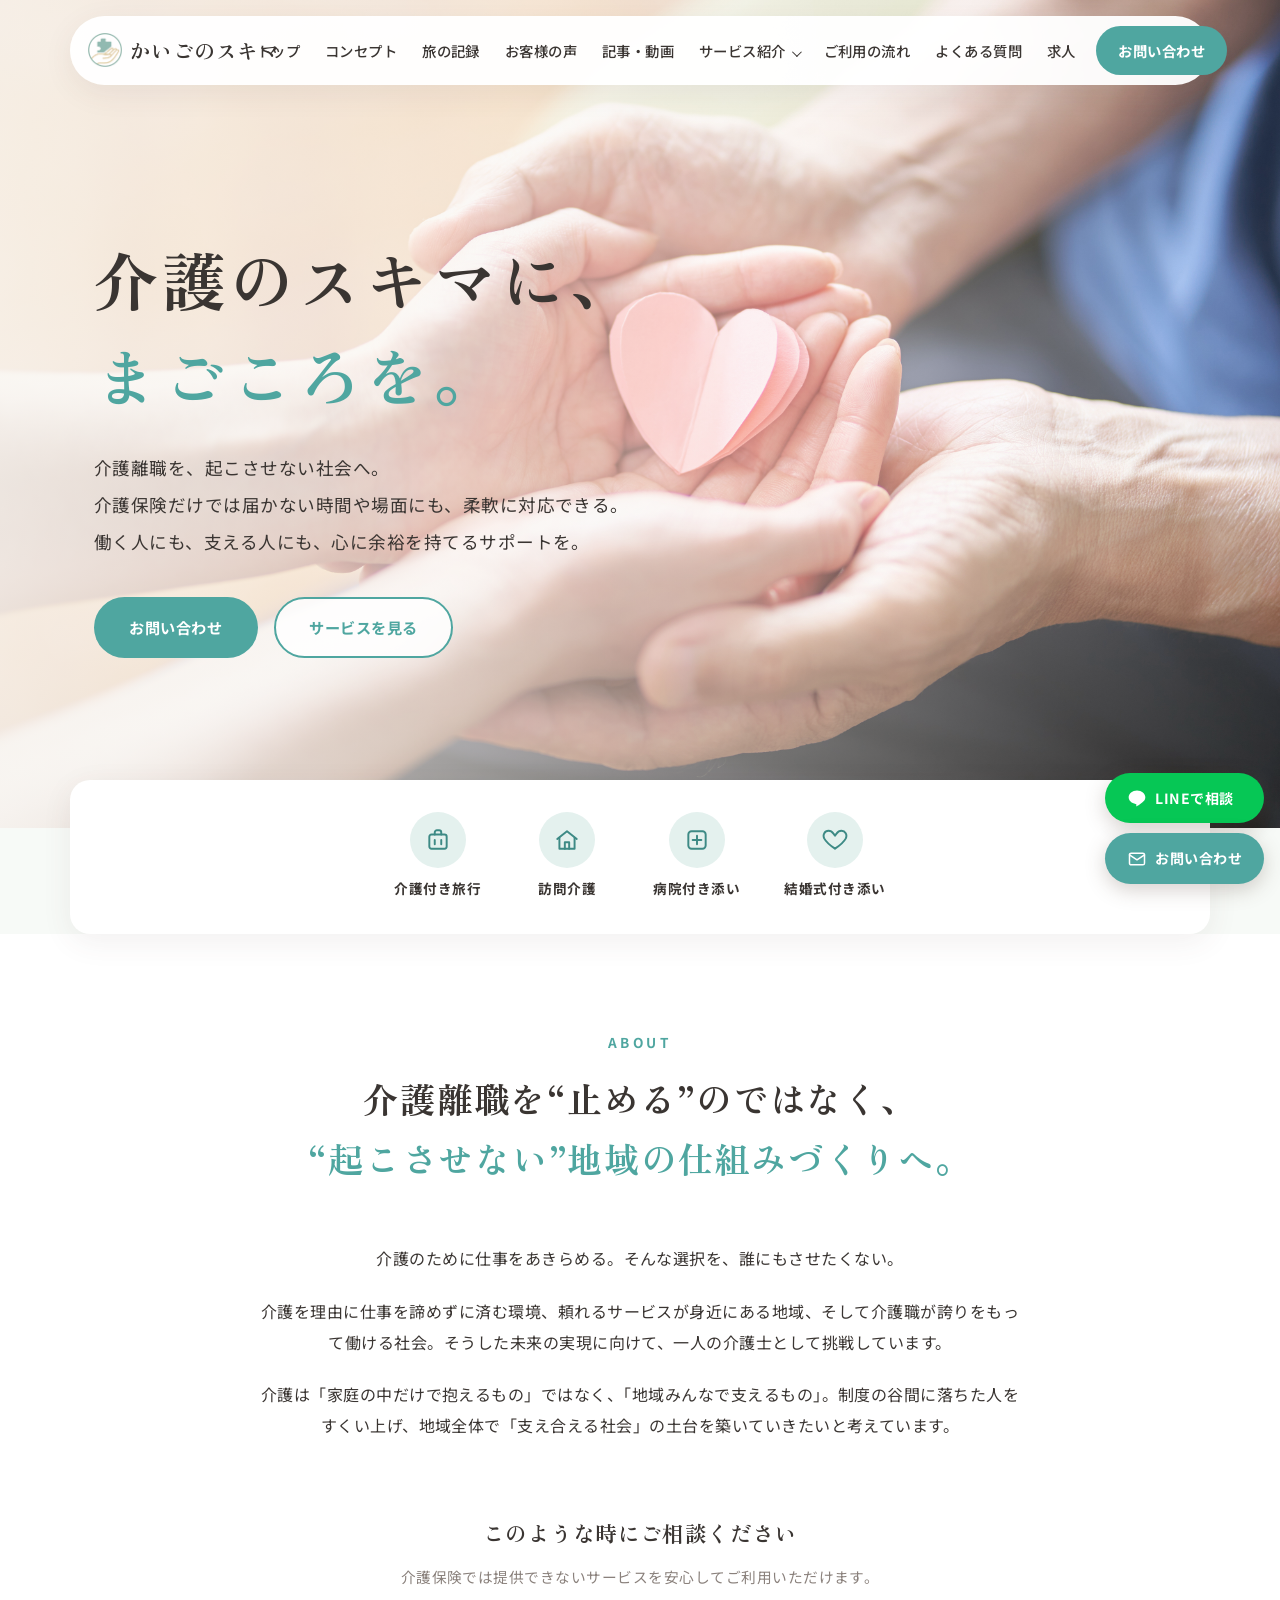
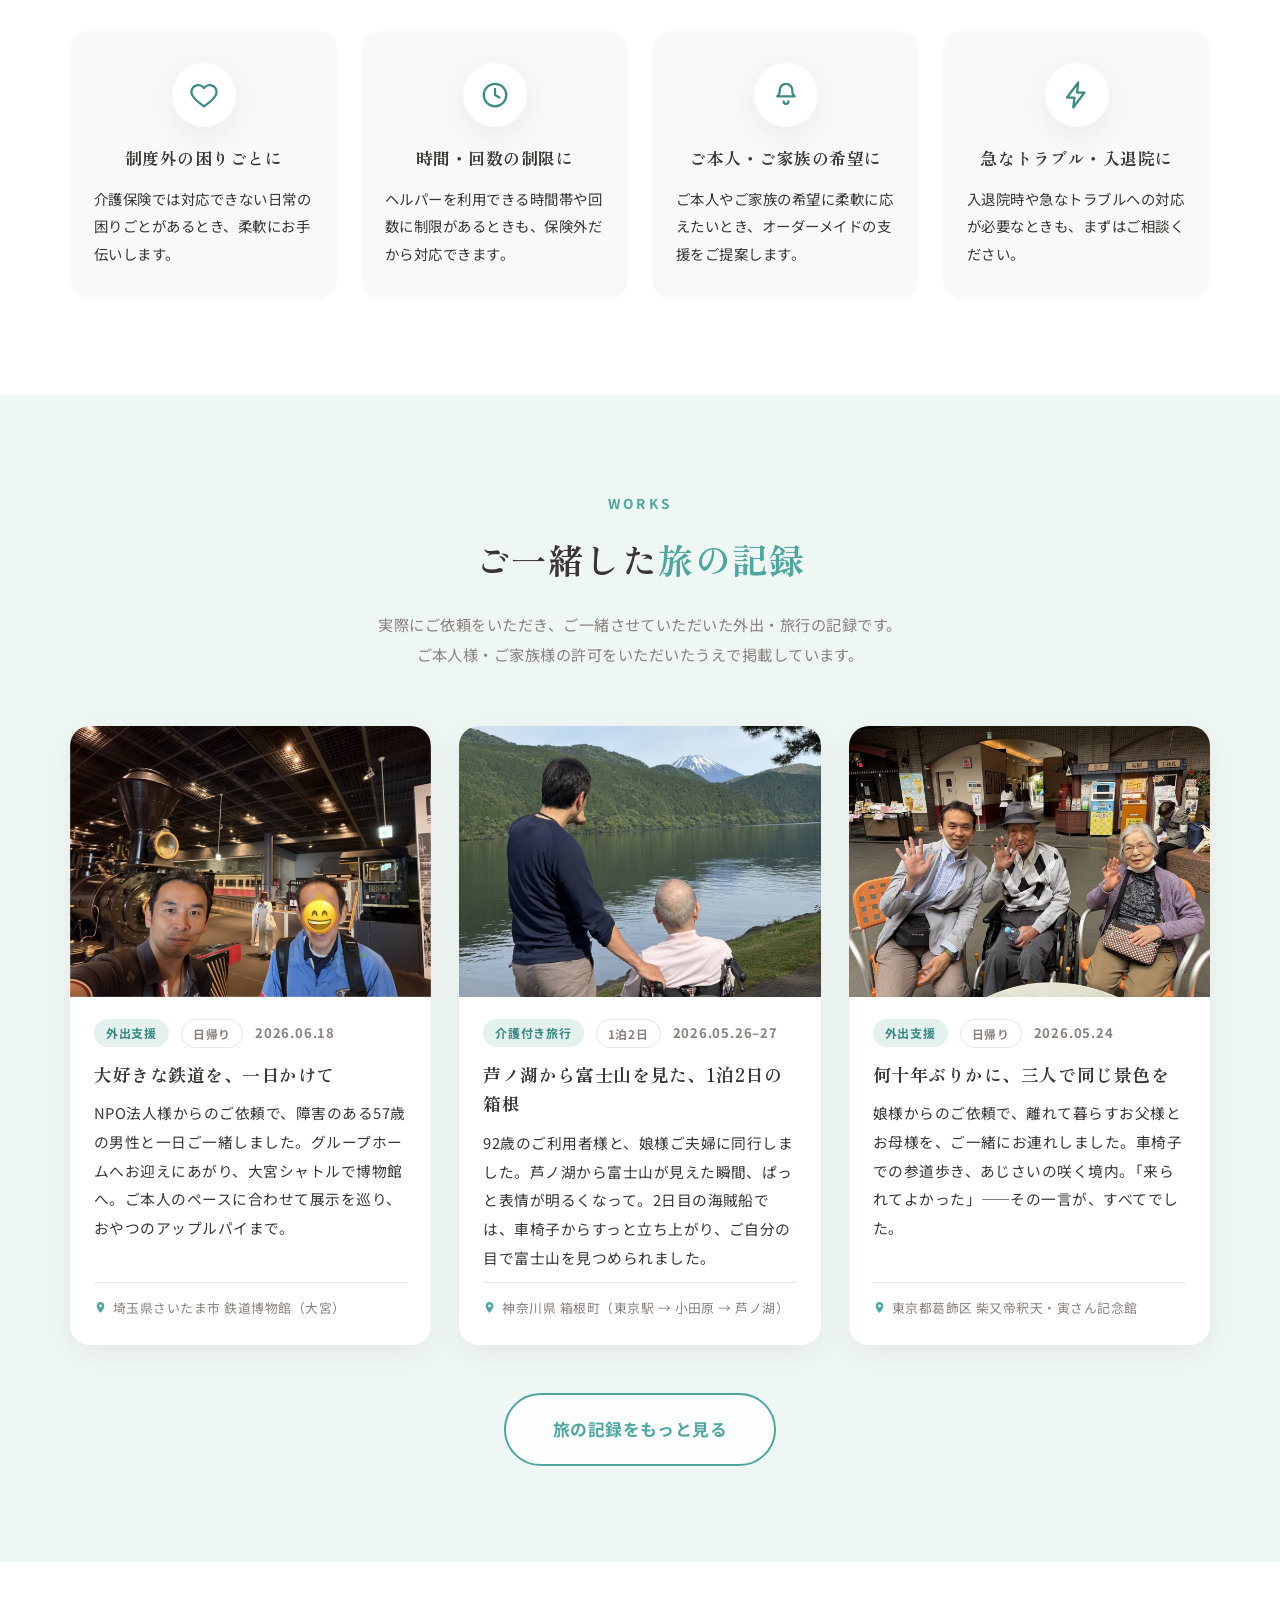
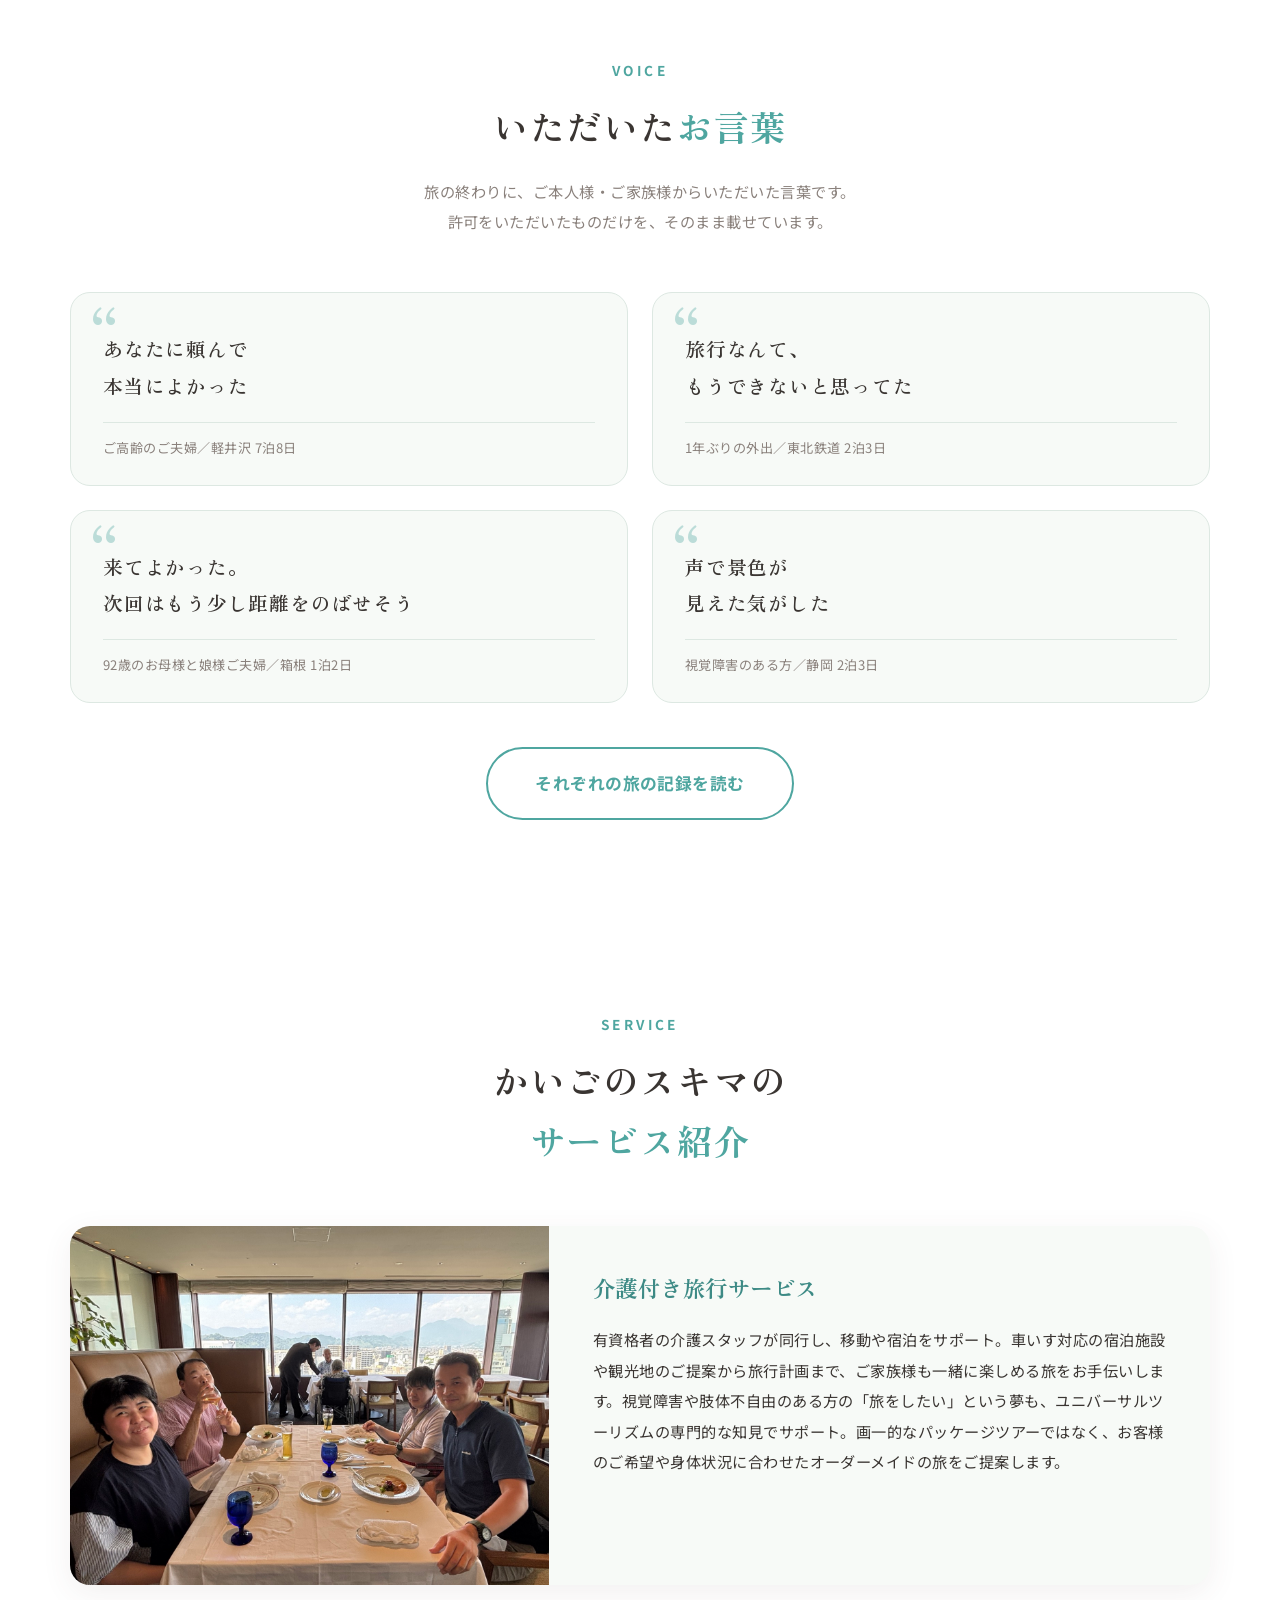
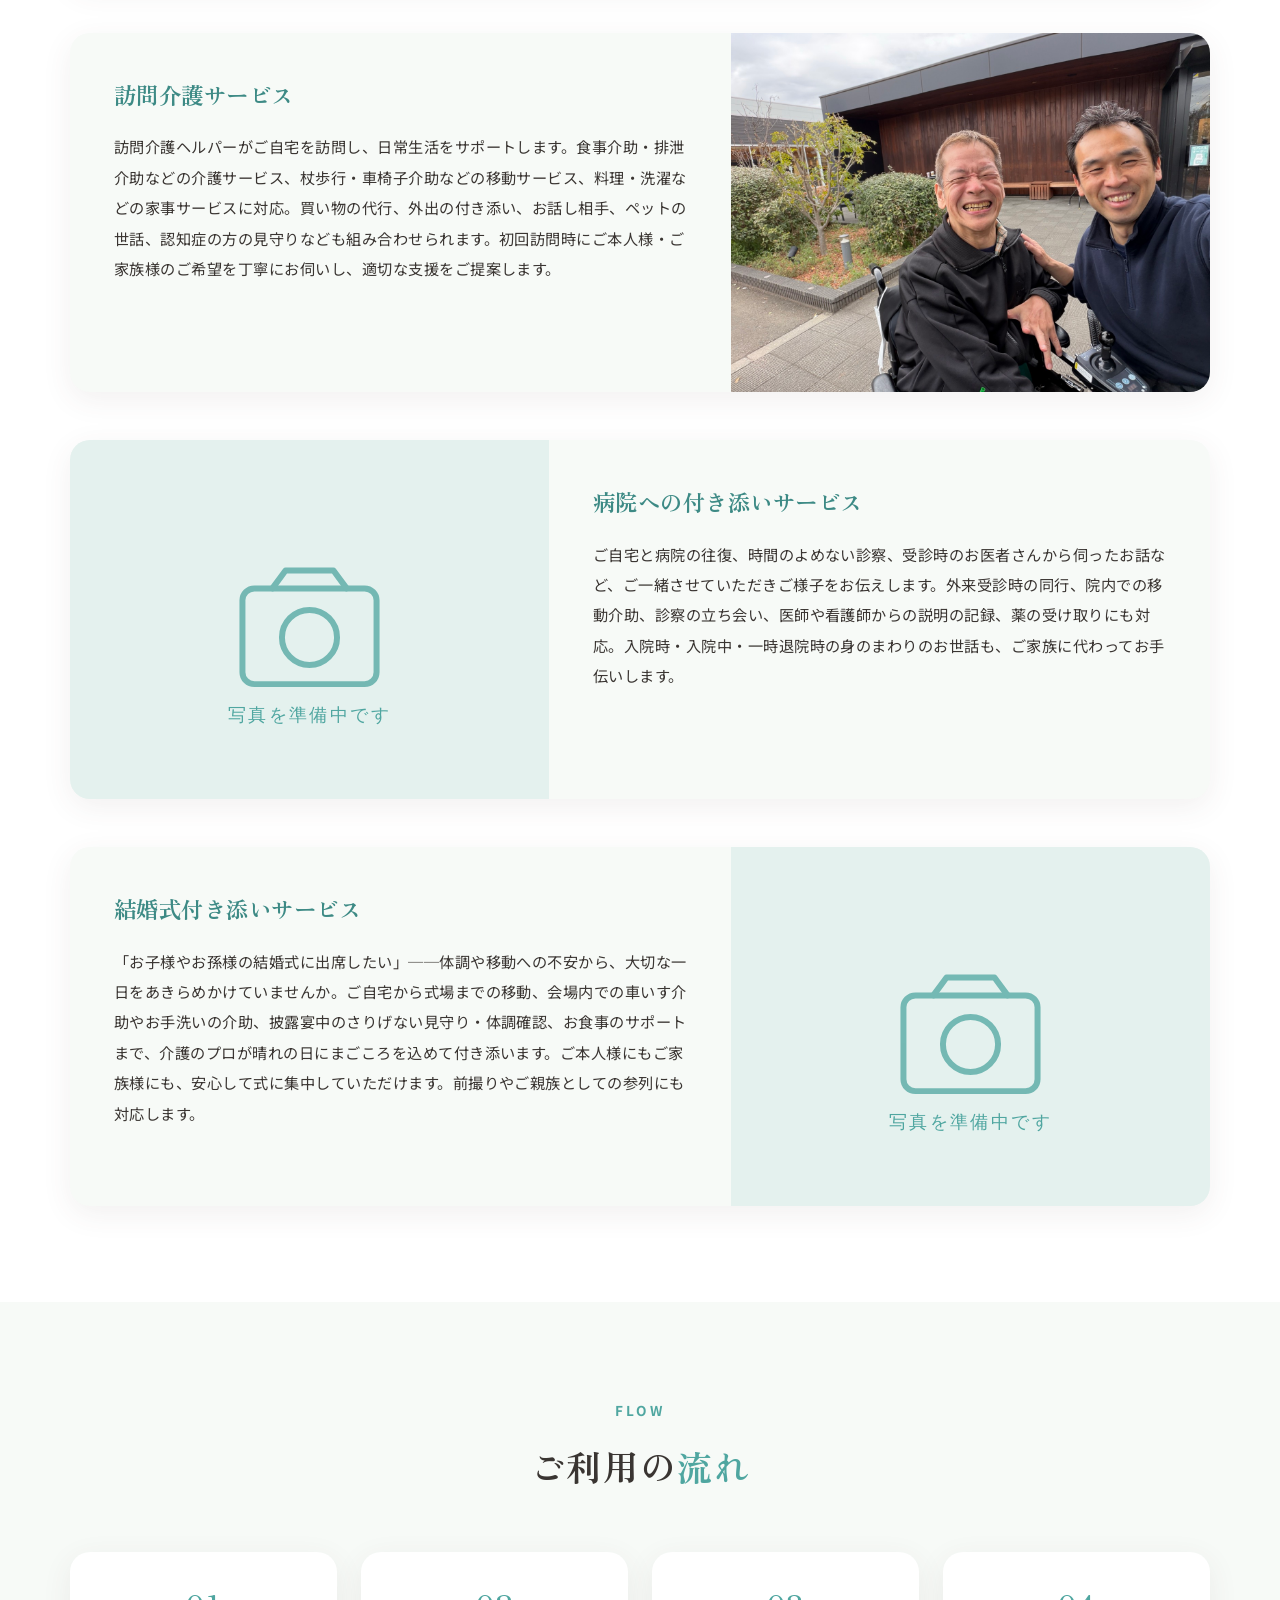
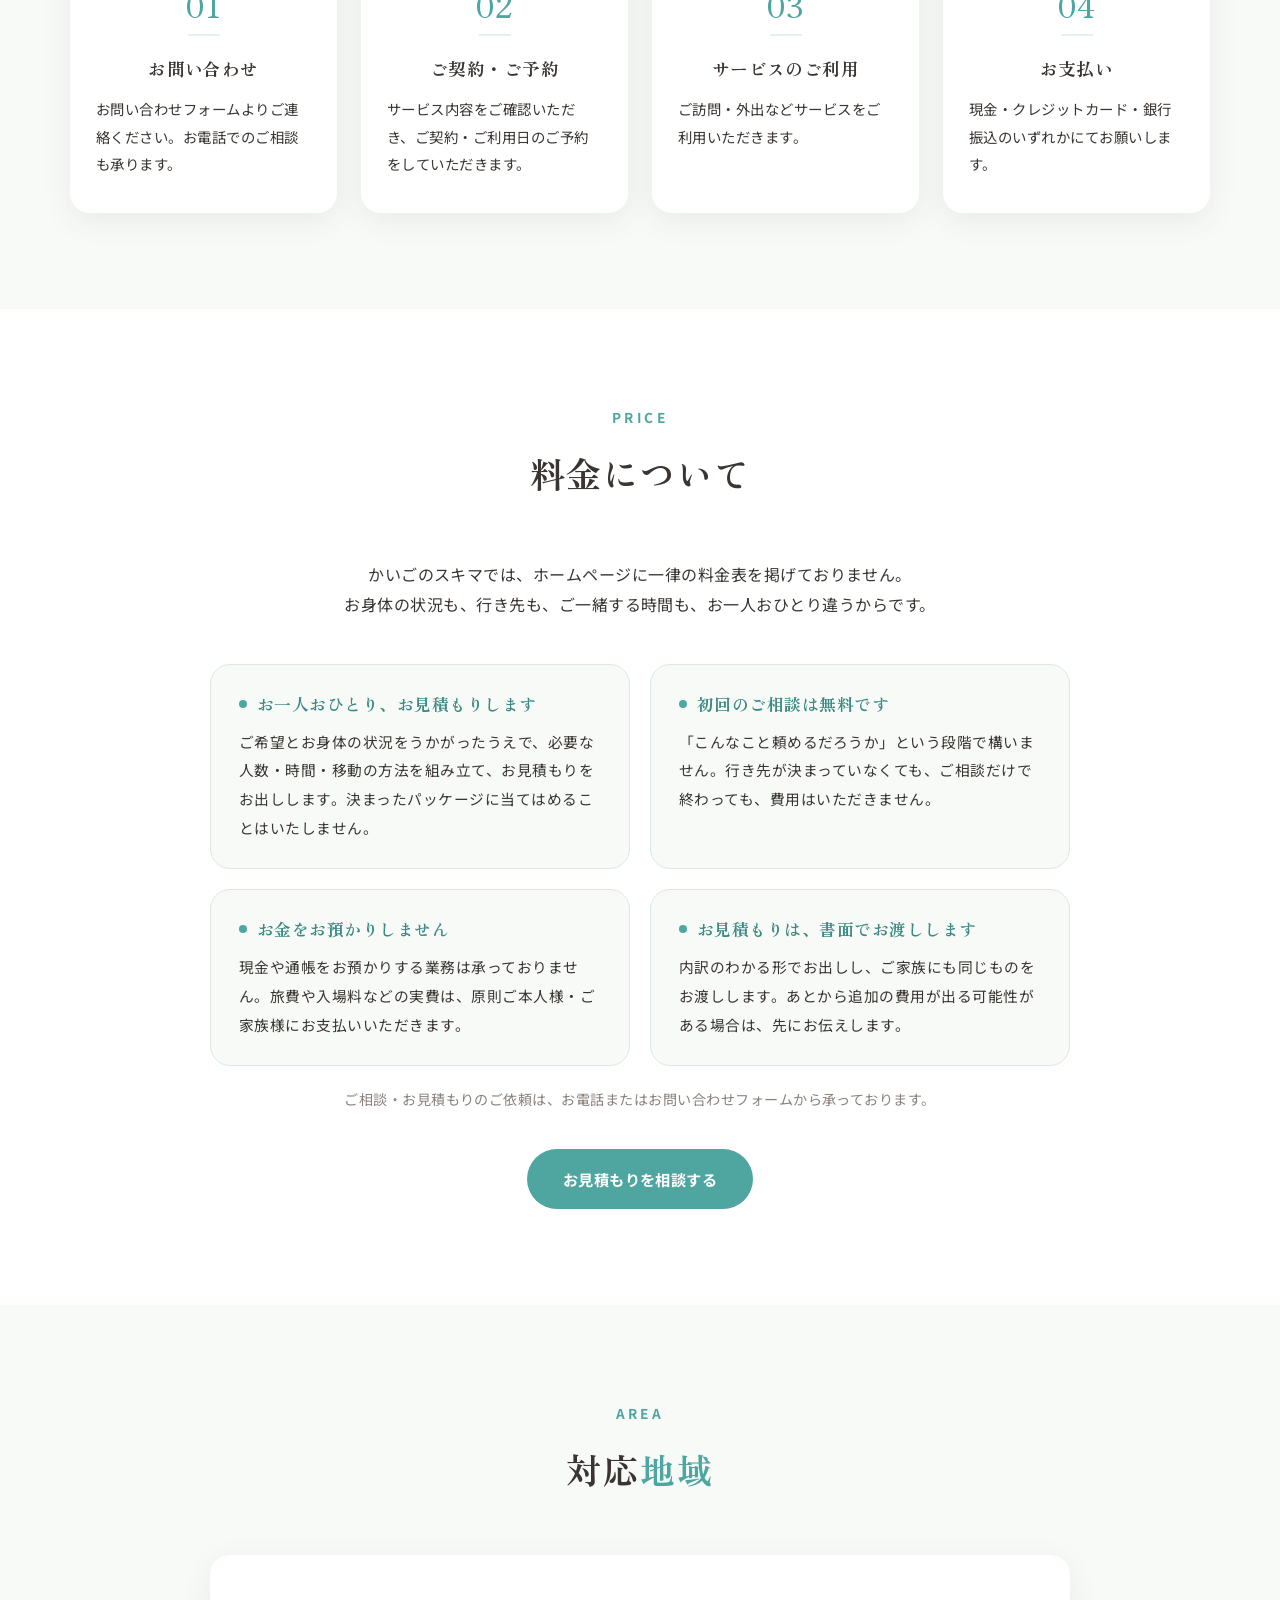
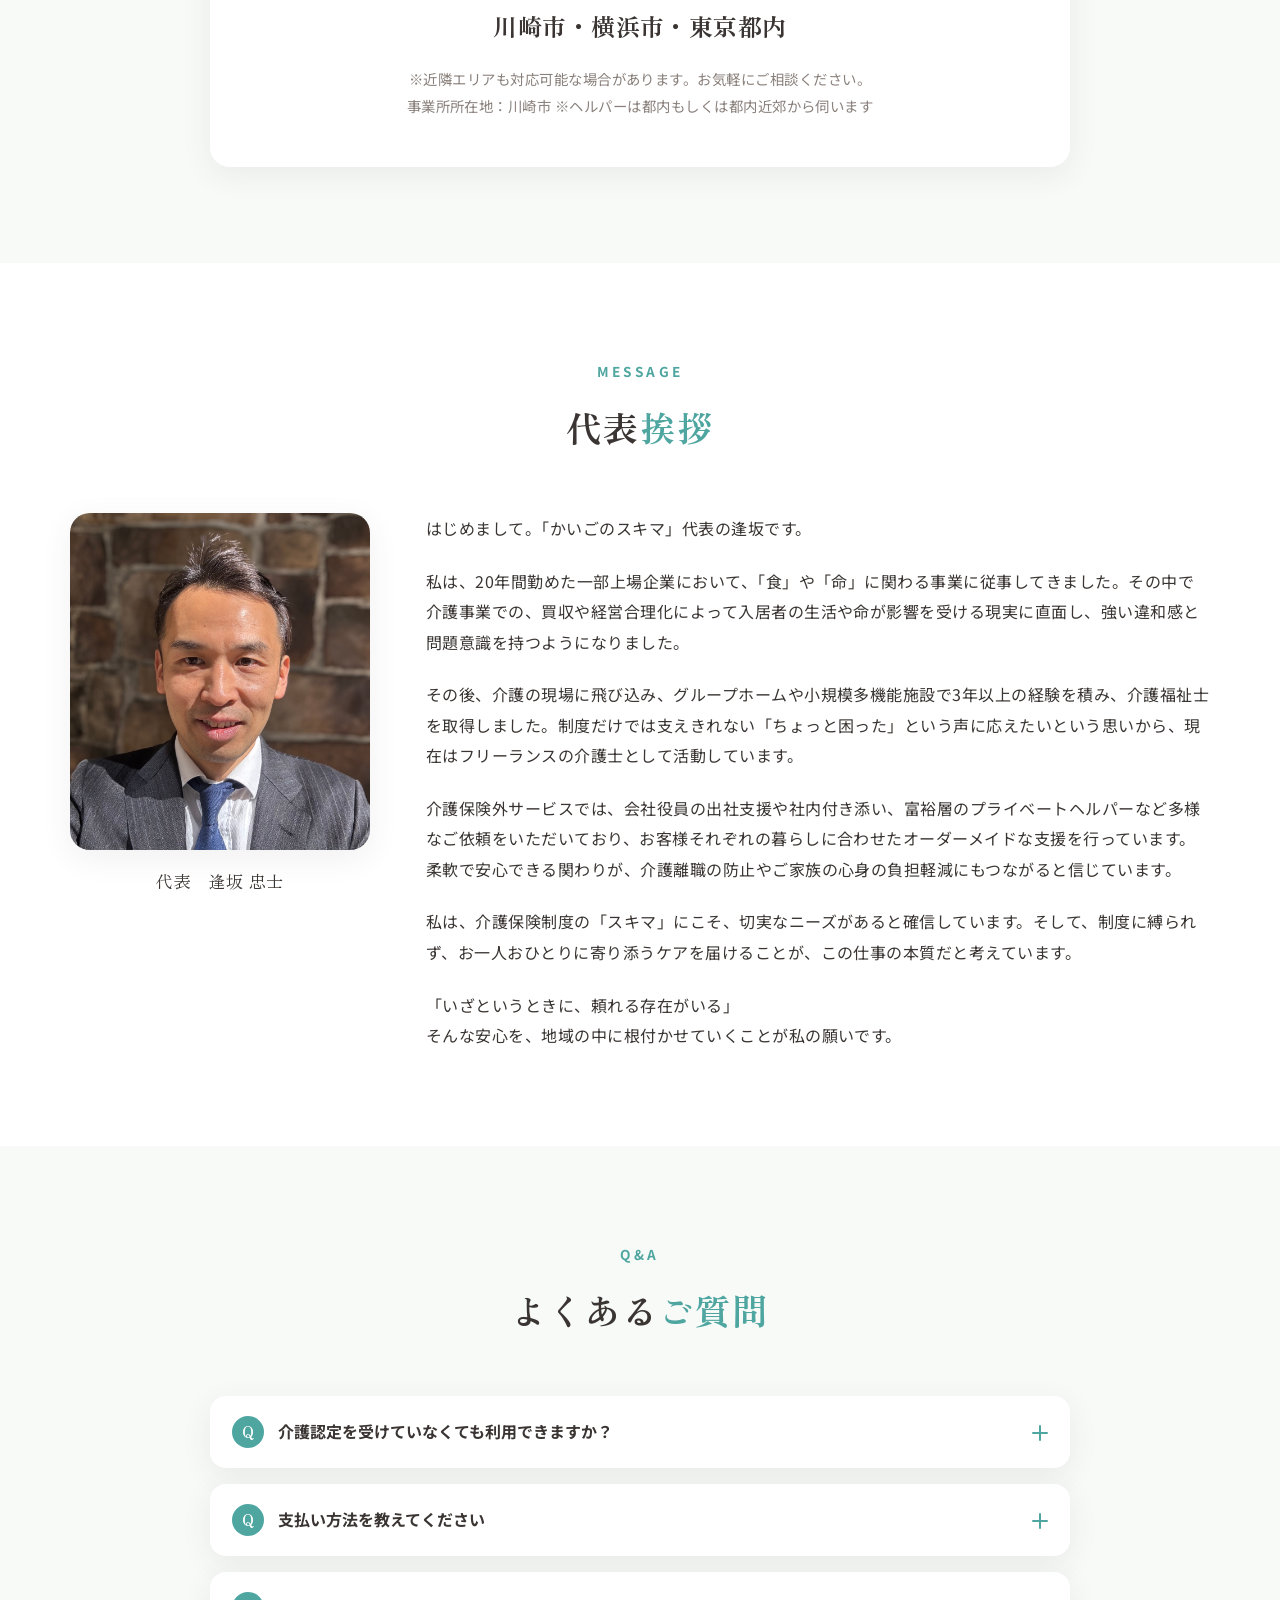
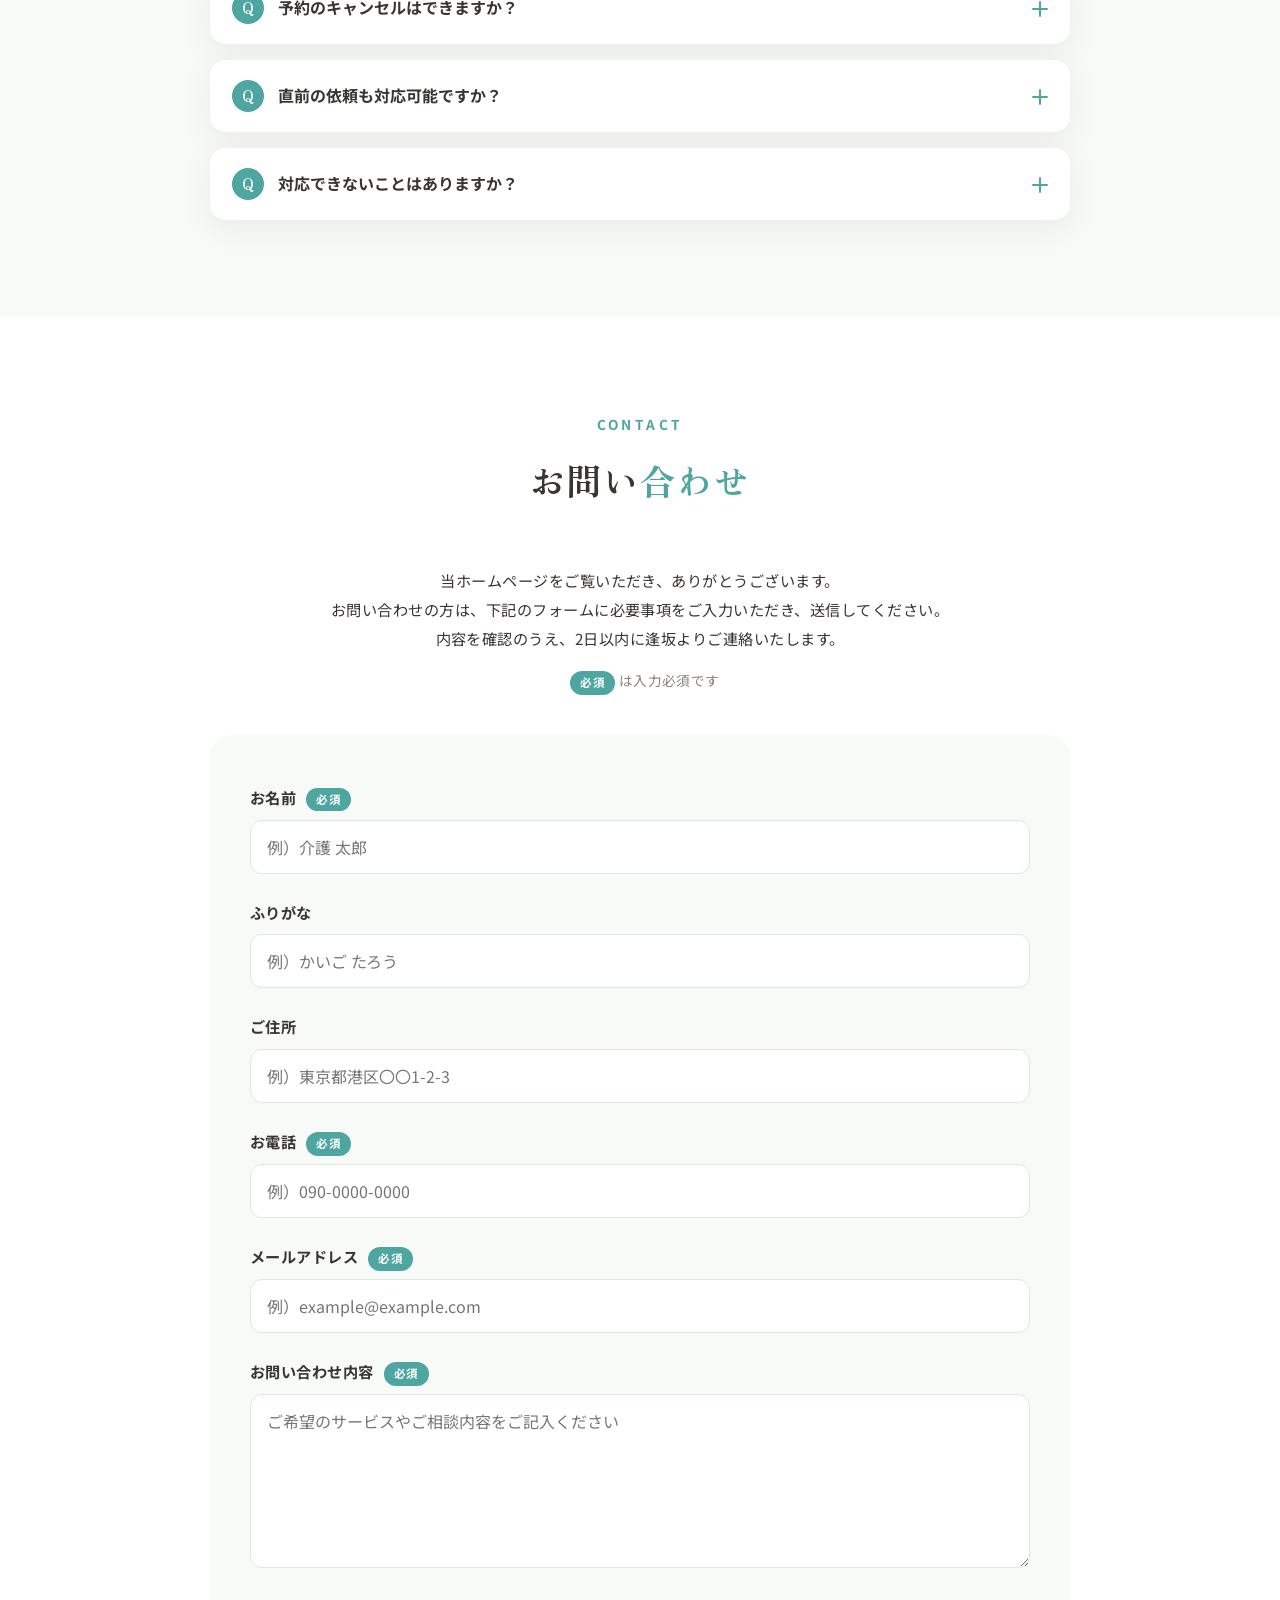
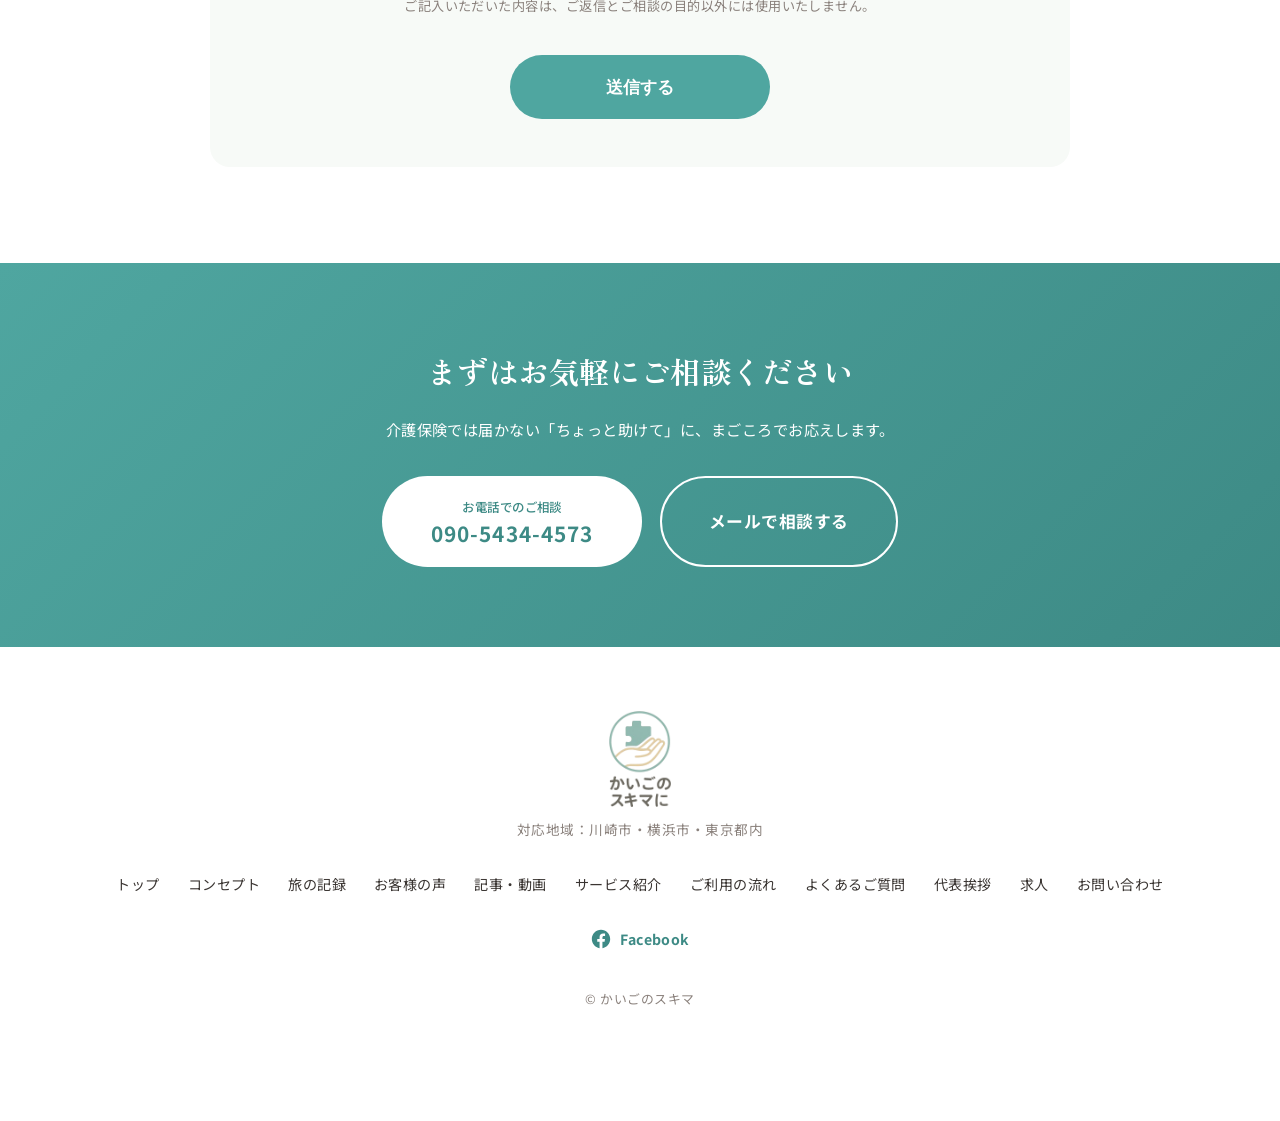
<file: v2/index.html>
<!DOCTYPE html>
<html lang="ja">
<head>
  <meta charset="UTF-8">
  <meta name="viewport" content="width=device-width, initial-scale=1.0">
  <title>かいごのスキマ｜保険外介護サービス（介護付き旅行・訪問介護・病院付き添い）</title>
  <meta name="description" content="「制度の外側にも、必要な支援がある」─その信念のもと、介護付き旅行（ユニバーサルツーリズム）の同行支援、在宅個別ケア、外出支援などを手がける保険外介護サービス「かいごのスキマ」。川崎市・横浜市・東京都内に対応。">

  <!-- Google Fonts: 見出し用の明朝体(Zen Old Mincho)と本文用(Noto Sans JP) -->
  <link rel="preconnect" href="https://fonts.googleapis.com">
  <link rel="preconnect" href="https://fonts.gstatic.com" crossorigin>
  <link href="https://fonts.googleapis.com/css2?family=Noto+Sans+JP:wght@400;500;700&family=Zen+Old+Mincho:wght@500;600;700&display=swap" rel="stylesheet">

  <!-- ▼確認用のページです。Googleなどの検索結果に出さない設定。
       本番（kaigonosukima.com のトップ）に移すときは、この2行を必ず消してください -->
  <meta name="robots" content="noindex, nofollow">
  <link rel="stylesheet" href="css/style.css">
</head>
<body id="top">

<!-- ============================================================
     HEADER(ナビゲーション)
     ▼メニューの文言を変えたいときはここを編集してください
     リンク先(href="#〜")はページ内の各セクションにつながっています
============================================================ -->
<header class="header">
  <div class="header__inner">
    <!-- サイト名(テキストロゴ) -->
    <a href="#top" class="header__logo">
      <img src="images/logo-mark.png" alt="" class="header__logo-mark" width="138" height="138">
      <span class="header__logo-text">かいごのスキマ</span>
    </a>

    <!-- ハンバーガーボタン(スマホ用) -->
    <button class="header__hamburger" id="hamburger" type="button" aria-label="メニューを開く" aria-expanded="false" aria-controls="globalNav">
      <span></span><span></span><span></span>
    </button>

    <nav class="header__nav" id="globalNav">
      <ul class="nav__list">
        <li><a href="#top" class="nav__link">トップ</a></li>
        <li><a href="#concept" class="nav__link">コンセプト</a></li>
        <li><a href="works.html" class="nav__link">旅の記録</a></li>
        <li><a href="#voice" class="nav__link">お客様の声</a></li>
        <li><a href="media.html" class="nav__link">記事・動画</a></li>
        <!-- サービス紹介(ドロップダウン) -->
        <li class="nav__item--dropdown">
          <a href="#service" class="nav__link nav__link--dropdown">サービス紹介<span class="nav__arrow" aria-hidden="true"></span></a>
          <ul class="nav__dropdown">
            <li><a href="#service-travel">介護付き旅行サービス</a></li>
            <li><a href="#service-homecare">訪問介護サービス</a></li>
            <li><a href="#service-hospital">病院への付き添いサービス</a></li>
            <li><a href="#service-wedding">結婚式付き添いサービス</a></li>
          </ul>
        </li>
        <li><a href="#flow" class="nav__link">ご利用の流れ</a></li>
        <li><a href="#faq" class="nav__link">よくある質問</a></li>
        <li><a href="recruit.html" class="nav__link">求人</a></li>
        <li class="nav__cta"><a href="#contact" class="btn btn--accent btn--nav">お問い合わせ</a></li>
      </ul>
    </nav>
  </div>
</header>

<main>

<!-- ============================================================
     HERO(メインビジュアル)
     ▼キャッチコピー・サブ文はここを編集してください
     背景画像を差し替える場合は images フォルダに hero.jpg と
     同名で置き換えるか、下の src="images/hero.jpg" を変更します
============================================================ -->
<section class="hero" id="hero">
  <div class="hero__bg">
    <img src="images/hero.jpg" alt="まごころを込めた介護サービスのイメージ">
  </div>
  <div class="hero__content fade-in">
    <h1 class="hero__catch">
      <span class="hero__catch-line1">介護のスキマに、</span><br>
      <span class="hero__catch-line2">まごころを。</span>
    </h1>
    <p class="hero__sub">
      介護離職を、起こさせない社会へ。<br>
      介護保険だけでは届かない時間や場面にも、柔軟に対応できる。<br>
      働く人にも、支える人にも、心に余裕を持てるサポートを。
    </p>
    <div class="hero__buttons">
      <a href="#contact" class="btn btn--accent">お問い合わせ</a>
      <a href="#service" class="btn btn--outline">サービスを見る</a>
    </div>
  </div>
</section>

<!-- ============================================================
     サービスカテゴリチップ(ヒーロー直下の丸アイコン付きリンク)
     ▼チップの文言はここを編集してください
============================================================ -->
<section class="chips fade-in">
  <div class="chips__inner">
    <a href="#service-travel" class="chip">
      <span class="chip__icon" aria-hidden="true">
        <!-- 旅行(スーツケース)アイコン -->
        <svg viewBox="0 0 24 24" fill="none" stroke="currentColor" stroke-width="1.8" stroke-linecap="round" stroke-linejoin="round"><rect x="4" y="7" width="16" height="13" rx="2"/><path d="M9 7V5a2 2 0 0 1 2-2h2a2 2 0 0 1 2 2v2"/><path d="M9 12v4M15 12v4"/></svg>
      </span>
      <span class="chip__label">介護付き旅行</span>
    </a>
    <a href="#service-homecare" class="chip">
      <span class="chip__icon" aria-hidden="true">
        <!-- 家アイコン -->
        <svg viewBox="0 0 24 24" fill="none" stroke="currentColor" stroke-width="1.8" stroke-linecap="round" stroke-linejoin="round"><path d="M3 11 12 4l9 7"/><path d="M5 10v10h14V10"/><path d="M10 20v-6h4v6"/></svg>
      </span>
      <span class="chip__label">訪問介護</span>
    </a>
    <a href="#service-hospital" class="chip">
      <span class="chip__icon" aria-hidden="true">
        <!-- 病院(十字)アイコン -->
        <svg viewBox="0 0 24 24" fill="none" stroke="currentColor" stroke-width="1.8" stroke-linecap="round" stroke-linejoin="round"><rect x="4" y="4" width="16" height="16" rx="3"/><path d="M12 8v8M8 12h8"/></svg>
      </span>
      <span class="chip__label">病院付き添い</span>
    </a>
    <a href="#service-wedding" class="chip">
      <span class="chip__icon" aria-hidden="true">
        <!-- 結婚式(ハート)アイコン -->
        <svg viewBox="0 0 24 24" fill="none" stroke="currentColor" stroke-width="1.8" stroke-linecap="round" stroke-linejoin="round"><path d="M12 20s-7.5-4.9-10-9.5C.5 7 2.5 3.5 6 3.5c2.2 0 3.6 1.2 4.4 2.4L12 8l1.6-2.1c.8-1.2 2.2-2.4 4.4-2.4 3.5 0 5.5 3.5 4 7-2.5 4.6-10 9.5-10 9.5z"/></svg>
      </span>
      <span class="chip__label">結婚式付き添い</span>
    </a>
  </div>
</section>

<!-- ============================================================
     ABOUT(コンセプト)
     ▼コンセプト文はここを編集してください
============================================================ -->
<section class="section section--white" id="concept">
  <div class="section__inner">
    <div class="section__head fade-in">
      <p class="section__label">ABOUT</p>
      <h2 class="section__title">
        <span>介護離職を“止める”のではなく、</span><br>
        <span class="section__title-accent">“起こさせない”地域の仕組みづくりへ。</span>
      </h2>
    </div>

    <div class="about__lead fade-in">
      <p>介護のために仕事をあきらめる。そんな選択を、誰にもさせたくない。</p>
      <p>介護を理由に仕事を諦めずに済む環境、頼れるサービスが身近にある地域、そして介護職が誇りをもって働ける社会。そうした未来の実現に向けて、一人の介護士として挑戦しています。</p>
      <p>介護は「家庭の中だけで抱えるもの」ではなく、「地域みんなで支えるもの」。制度の谷間に落ちた人をすくい上げ、地域全体で「支え合える社会」の土台を築いていきたいと考えています。</p>
    </div>

    <!-- ▼「このような時にご相談ください」特徴4点 -->
    <h3 class="about__subtitle fade-in">このような時にご相談ください</h3>
    <p class="about__note fade-in">介護保険では提供できないサービスを安心してご利用いただけます。</p>
    <div class="about__features">
      <div class="feature-card fade-in">
        <span class="feature-card__icon" aria-hidden="true">
          <svg viewBox="0 0 24 24" fill="none" stroke="currentColor" stroke-width="1.8" stroke-linecap="round" stroke-linejoin="round"><path d="M12 21s-7-4.6-9.5-9A5.5 5.5 0 0 1 12 6.5 5.5 5.5 0 0 1 21.5 12C19 16.4 12 21 12 21z"/></svg>
        </span>
        <h4 class="feature-card__title">制度外の困りごとに</h4>
        <p class="feature-card__text">介護保険では対応できない日常の困りごとがあるとき、柔軟にお手伝いします。</p>
      </div>
      <div class="feature-card fade-in">
        <span class="feature-card__icon" aria-hidden="true">
          <svg viewBox="0 0 24 24" fill="none" stroke="currentColor" stroke-width="1.8" stroke-linecap="round" stroke-linejoin="round"><circle cx="12" cy="12" r="9"/><path d="M12 7v5l3.5 2"/></svg>
        </span>
        <h4 class="feature-card__title">時間・回数の制限に</h4>
        <p class="feature-card__text">ヘルパーを利用できる時間帯や回数に制限があるときも、保険外だから対応できます。</p>
      </div>
      <div class="feature-card fade-in">
        <span class="feature-card__icon" aria-hidden="true">
          <svg viewBox="0 0 24 24" fill="none" stroke="currentColor" stroke-width="1.8" stroke-linecap="round" stroke-linejoin="round"><path d="M17 8a5 5 0 1 0-10 0c0 4-2 5-2 5h14s-2-1-2-5"/><path d="M10 17a2 2 0 0 0 4 0"/></svg>
        </span>
        <h4 class="feature-card__title">ご本人・ご家族の希望に</h4>
        <p class="feature-card__text">ご本人やご家族の希望に柔軟に応えたいとき、オーダーメイドの支援をご提案します。</p>
      </div>
      <div class="feature-card fade-in">
        <span class="feature-card__icon" aria-hidden="true">
          <svg viewBox="0 0 24 24" fill="none" stroke="currentColor" stroke-width="1.8" stroke-linecap="round" stroke-linejoin="round"><path d="M13 2 4 14h6l-1 8 9-12h-6l1-8z"/></svg>
        </span>
        <h4 class="feature-card__title">急なトラブル・入退院に</h4>
        <p class="feature-card__text">入退院時や急なトラブルへの対応が必要なときも、まずはご相談ください。</p>
      </div>
    </div>
  </div>
</section>

<!-- ============================================================
     WORKS(旅の記録・実績)
     ▼記録を1件ふやすときは、下の <article class="work-card"> を
       まるごとコピーして、写真・日付・見出し・本文を書き換えます
       トップページには新しい3件だけを置き、
       すべての記録は works.html に載せます
============================================================ -->
<section class="section section--works" id="works">
  <div class="section__inner">
    <div class="section__head fade-in">
      <p class="section__label">WORKS</p>
      <h2 class="section__title">
        <span>ご一緒した</span><span class="section__title-accent">旅の記録</span>
      </h2>
      <p class="section__lead">実際にご依頼をいただき、ご一緒させていただいた外出・旅行の記録です。<br class="u-pc">ご本人様・ご家族様の許可をいただいたうえで掲載しています。</p>
    </div>

    <div class="works__grid">

      <!-- ── 記録3: 鉄道博物館 ── -->
      <article class="work-card fade-in">
        <div class="work-card__img">
          <img src="images/works/tetsudo-1.jpg" alt="鉄道博物館で蒸気機関車の展示をご覧になっている様子" loading="lazy">
        </div>
        <div class="work-card__body">
          <p class="work-card__meta">
            <span class="work-card__cat">外出支援</span>
            <span class="work-card__term">日帰り</span>
            <time class="work-card__date" datetime="2026-06-18">2026.06.18</time>
          </p>
          <h3 class="work-card__title">大好きな鉄道を、一日かけて</h3>
          <p class="work-card__text">NPO法人様からのご依頼で、障害のある57歳の男性と一日ご一緒しました。グループホームへお迎えにあがり、大宮シャトルで博物館へ。ご本人のペースに合わせて展示を巡り、おやつのアップルパイまで。</p>
          <p class="work-card__place">埼玉県さいたま市 鉄道博物館（大宮）</p>
        </div>
      </article>

      <!-- ── 記録1: 箱根 ── -->
      <article class="work-card fade-in">
        <div class="work-card__img work-card__img--lower">
          <img src="images/works/hakone-fuji.jpg" alt="芦ノ湖のほとりから富士山をながめるご利用者様とスタッフ" loading="lazy">
        </div>
        <div class="work-card__body">
          <p class="work-card__meta">
            <span class="work-card__cat">介護付き旅行</span>
            <span class="work-card__term">1泊2日</span>
            <time class="work-card__date" datetime="2026-05-26">2026.05.26–27</time>
          </p>
          <h3 class="work-card__title">芦ノ湖から富士山を見た、1泊2日の箱根</h3>
          <p class="work-card__text">92歳のご利用者様と、娘様ご夫婦に同行しました。芦ノ湖から富士山が見えた瞬間、ぱっと表情が明るくなって。2日目の海賊船では、車椅子からすっと立ち上がり、ご自分の目で富士山を見つめられました。</p>
          <p class="work-card__place">神奈川県 箱根町（東京駅 → 小田原 → 芦ノ湖）</p>
        </div>
      </article>

      <!-- ── 記録2: 柴又 ── -->
      <article class="work-card fade-in">
        <div class="work-card__img">
          <img src="images/works/shibamata.jpg" alt="柴又の門前でご両親とご一緒したときの様子" loading="lazy">
        </div>
        <div class="work-card__body">
          <p class="work-card__meta">
            <span class="work-card__cat">外出支援</span>
            <span class="work-card__term">日帰り</span>
            <time class="work-card__date" datetime="2026-05-24">2026.05.24</time>
          </p>
          <h3 class="work-card__title">何十年ぶりかに、三人で同じ景色を</h3>
          <p class="work-card__text">娘様からのご依頼で、離れて暮らすお父様とお母様を、ご一緒にお連れしました。車椅子での参道歩き、あじさいの咲く境内。「来られてよかった」——その一言が、すべてでした。</p>
          <p class="work-card__place">東京都葛飾区 柴又帝釈天・寅さん記念館</p>
        </div>
      </article>

    </div>

    <p class="works__more fade-in">
      <a href="works.html" class="btn btn--outline btn--large">旅の記録をもっと見る</a>
    </p>
  </div>
</section>

<!-- ============================================================
     VOICE(お客様の声)
     ▼実際にいただいたお言葉です。作った言葉は入れないでください
       1つふやすときは <figure class="voice-card"> をコピーします
============================================================ -->
<section class="section section--white" id="voice">
  <div class="section__inner">
    <div class="section__head fade-in">
      <p class="section__label">VOICE</p>
      <h2 class="section__title">
        <span>いただいた</span><span class="section__title-accent">お言葉</span>
      </h2>
      <p class="section__lead">旅の終わりに、ご本人様・ご家族様からいただいた言葉です。<br class="u-pc">許可をいただいたものだけを、そのまま載せています。</p>
    </div>

    <div class="voice__grid">

      <figure class="voice-card fade-in">
        <blockquote class="voice-card__quote">あなたに頼んで<br>本当によかった</blockquote>
        <figcaption class="voice-card__by">ご高齢のご夫婦／軽井沢 7泊8日</figcaption>
      </figure>

      <figure class="voice-card fade-in">
        <blockquote class="voice-card__quote">旅行なんて、<br>もうできないと思ってた</blockquote>
        <figcaption class="voice-card__by">1年ぶりの外出／東北鉄道 2泊3日</figcaption>
      </figure>

      <figure class="voice-card fade-in">
        <blockquote class="voice-card__quote">来てよかった。<br>次回はもう少し距離をのばせそう</blockquote>
        <figcaption class="voice-card__by">92歳のお母様と娘様ご夫婦／箱根 1泊2日</figcaption>
      </figure>

      <figure class="voice-card fade-in">
        <blockquote class="voice-card__quote">声で景色が<br>見えた気がした</blockquote>
        <figcaption class="voice-card__by">視覚障害のある方／静岡 2泊3日</figcaption>
      </figure>

    </div>

    <p class="voice__more fade-in">
      <a href="works.html" class="btn btn--outline btn--large">それぞれの旅の記録を読む</a>
    </p>
  </div>
</section>

<!-- ============================================================
     SERVICE(サービス紹介 4カード)
     ▼各サービスの説明文・料金はここを編集してください
     画像を差し替える場合は images フォルダの各画像ファイル
     (service-1.jpg / service-2.jpg / service-3.svg /
      service-wedding.svg)を同名で置き換えてください
============================================================ -->
<section class="section section--white" id="service">
  <div class="section__inner">
    <div class="section__head fade-in">
      <p class="section__label">SERVICE</p>
      <h2 class="section__title">
        <span>かいごのスキマの</span><br>
        <span class="section__title-accent">サービス紹介</span>
      </h2>
    </div>

    <div class="service__list">

      <!-- ── サービス1: 介護付き旅行サービス ── -->
      <article class="service-card fade-in" id="service-travel">
        <div class="service-card__img"><img src="images/service-1.jpg" alt="介護付き旅行サービス：車いすの方とのお出かけの様子"></div>
        <div class="service-card__body">
          <h3 class="service-card__title">介護付き旅行サービス</h3>
          <p class="service-card__text">
            有資格者の介護スタッフが同行し、移動や宿泊をサポート。車いす対応の宿泊施設や観光地のご提案から旅行計画まで、ご家族様も一緒に楽しめる旅をお手伝いします。視覚障害や肢体不自由のある方の「旅をしたい」という夢も、ユニバーサルツーリズムの専門的な知見でサポート。画一的なパッケージツアーではなく、お客様のご希望や身体状況に合わせたオーダーメイドの旅をご提案します。
          </p>
        </div>
      </article>

      <!-- ── サービス2: 訪問介護サービス ── -->
      <article class="service-card service-card--reverse fade-in" id="service-homecare">
        <div class="service-card__img"><img src="images/service-2.jpg" alt="訪問介護サービス：利用者様との外食サポートの様子"></div>
        <div class="service-card__body">
          <h3 class="service-card__title">訪問介護サービス</h3>
          <p class="service-card__text">
            訪問介護ヘルパーがご自宅を訪問し、日常生活をサポートします。食事介助・排泄介助などの介護サービス、杖歩行・車椅子介助などの移動サービス、料理・洗濯などの家事サービスに対応。買い物の代行、外出の付き添い、お話し相手、ペットの世話、認知症の方の見守りなども組み合わせられます。初回訪問時にご本人様・ご家族様のご希望を丁寧にお伺いし、適切な支援をご提案します。
          </p>
        </div>
      </article>

      <!-- ── サービス3: 病院への付き添いサービス ── -->
      <article class="service-card fade-in" id="service-hospital">
        <div class="service-card__img"><img src="images/works/photo-soon.svg" alt="病院への付き添いサービス（写真を準備中です）"></div>
        <div class="service-card__body">
          <h3 class="service-card__title">病院への付き添いサービス</h3>
          <p class="service-card__text">
            ご自宅と病院の往復、時間のよめない診察、受診時のお医者さんから伺ったお話など、ご一緒させていただきご様子をお伝えします。外来受診時の同行、院内での移動介助、診察の立ち会い、医師や看護師からの説明の記録、薬の受け取りにも対応。入院時・入院中・一時退院時の身のまわりのお世話も、ご家族に代わってお手伝いします。
          </p>
        </div>
      </article>

      <!-- ── サービス4: 結婚式付き添いサービス ── -->
      <article class="service-card service-card--reverse fade-in" id="service-wedding">
        <div class="service-card__img"><img src="images/works/photo-soon.svg" alt="結婚式付き添いサービス（写真を準備中です）"></div>
        <div class="service-card__body">
          <h3 class="service-card__title">結婚式付き添いサービス</h3>
          <p class="service-card__text">
            「お子様やお孫様の結婚式に出席したい」──体調や移動への不安から、大切な一日をあきらめかけていませんか。ご自宅から式場までの移動、会場内での車いす介助やお手洗いの介助、披露宴中のさりげない見守り・体調確認、お食事のサポートまで、介護のプロが晴れの日にまごころを込めて付き添います。ご本人様にもご家族様にも、安心して式に集中していただけます。前撮りやご親族としての参列にも対応します。
          </p>
        </div>
      </article>

    </div>
  </div>
</section>

<!-- ============================================================
     FLOW(ご利用の流れ 4ステップ)
     ▼各ステップの文言はここを編集してください
============================================================ -->
<section class="section" id="flow">
  <div class="section__inner">
    <div class="section__head fade-in">
      <p class="section__label">FLOW</p>
      <h2 class="section__title">
        <span>ご利用の</span><span class="section__title-accent">流れ</span>
      </h2>
    </div>
    <ol class="flow__list">
      <li class="flow-step fade-in">
        <span class="flow-step__num">01</span>
        <h3 class="flow-step__title">お問い合わせ</h3>
        <p class="flow-step__text">お問い合わせフォームよりご連絡ください。お電話でのご相談も承ります。</p>
      </li>
      <li class="flow-step fade-in">
        <span class="flow-step__num">02</span>
        <h3 class="flow-step__title">ご契約・ご予約</h3>
        <p class="flow-step__text">サービス内容をご確認いただき、ご契約・ご利用日のご予約をしていただきます。</p>
      </li>
      <li class="flow-step fade-in">
        <span class="flow-step__num">03</span>
        <h3 class="flow-step__title">サービスのご利用</h3>
        <p class="flow-step__text">ご訪問・外出などサービスをご利用いただきます。</p>
      </li>
      <li class="flow-step fade-in">
        <span class="flow-step__num">04</span>
        <h3 class="flow-step__title">お支払い</h3>
        <p class="flow-step__text">現金・クレジットカード・銀行振込のいずれかにてお願いします。</p>
      </li>
    </ol>
  </div>
</section>

<!-- ============================================================
     PRICE(料金について)
     ▼2026年9月22日 方針変更：
       ホームページに料金は載せません。一般のお客様には個別にお見積もりします。
       金額を書き足したくなったときは、この方針を決めた理由を思い出してください
============================================================ -->
<section class="section section--white" id="price">
  <div class="section__inner section__inner--narrow">
    <div class="section__head fade-in">
      <p class="section__label">PRICE</p>
      <h2 class="section__title">
        <span>料金について</span>
      </h2>
    </div>

    <p class="about__lead fade-in">
      かいごのスキマでは、ホームページに一律の料金表を掲げておりません。<br>
      お身体の状況も、行き先も、ご一緒する時間も、お一人おひとり違うからです。
    </p>

    <div class="price-policy fade-in">
      <div class="price-policy__item">
        <h3 class="price-policy__title">お一人おひとり、お見積もりします</h3>
        <p class="price-policy__text">ご希望とお身体の状況をうかがったうえで、必要な人数・時間・移動の方法を組み立て、お見積もりをお出しします。決まったパッケージに当てはめることはいたしません。</p>
      </div>
      <div class="price-policy__item">
        <h3 class="price-policy__title">初回のご相談は無料です</h3>
        <p class="price-policy__text">「こんなこと頼めるだろうか」という段階で構いません。行き先が決まっていなくても、ご相談だけで終わっても、費用はいただきません。</p>
      </div>
      <div class="price-policy__item">
        <h3 class="price-policy__title">お金をお預かりしません</h3>
        <p class="price-policy__text">現金や通帳をお預かりする業務は承っておりません。旅費や入場料などの実費は、原則ご本人様・ご家族様にお支払いいただきます。</p>
      </div>
      <div class="price-policy__item">
        <h3 class="price-policy__title">お見積もりは、書面でお渡しします</h3>
        <p class="price-policy__text">内訳のわかる形でお出しし、ご家族にも同じものをお渡しします。あとから追加の費用が出る可能性がある場合は、先にお伝えします。</p>
      </div>
    </div>

    <p class="price__note fade-in">
      ご相談・お見積もりのご依頼は、お電話またはお問い合わせフォームから承っております。
    </p>
    <div class="price__more fade-in">
      <a href="#contact" class="btn btn--accent">お見積もりを相談する</a>
    </div>
  </div>
</section>

<!-- ============================================================
     AREA(対応地域)
     ▼対応地域を変更するときはここを編集してください
============================================================ -->
<section class="section" id="area">
  <div class="section__inner">
    <div class="section__head fade-in">
      <p class="section__label">AREA</p>
      <h2 class="section__title">
        <span>対応</span><span class="section__title-accent">地域</span>
      </h2>
    </div>
    <div class="area__card fade-in">
      <p class="area__main">川崎市・横浜市・東京都内</p>
      <p class="area__note">※近隣エリアも対応可能な場合があります。お気軽にご相談ください。<br>
      事業所所在地：川崎市 ※ヘルパーは都内もしくは都内近郊から伺います</p>
    </div>
  </div>
</section>

<!-- ============================================================
     MESSAGE(代表挨拶)
     ▼挨拶文はここを編集してください
     代表写真を差し替える場合は images/representative.jpg を
     同名で置き換えてください
============================================================ -->
<section class="section section--white" id="message">
  <div class="section__inner">
    <div class="section__head fade-in">
      <p class="section__label">MESSAGE</p>
      <h2 class="section__title">
        <span>代表</span><span class="section__title-accent">挨拶</span>
      </h2>
    </div>
    <div class="message__wrap">
      <div class="message__photo fade-in">
        <img src="images/representative.jpg" alt="代表 逢坂忠士の写真">
        <p class="message__name">代表　逢坂 忠士</p>
      </div>
      <div class="message__body fade-in">
        <p>はじめまして。「かいごのスキマ」代表の逢坂です。</p>
        <p>私は、20年間勤めた一部上場企業において、「食」や「命」に関わる事業に従事してきました。その中で介護事業での、買収や経営合理化によって入居者の生活や命が影響を受ける現実に直面し、強い違和感と問題意識を持つようになりました。</p>
        <p>その後、介護の現場に飛び込み、グループホームや小規模多機能施設で3年以上の経験を積み、介護福祉士を取得しました。制度だけでは支えきれない「ちょっと困った」という声に応えたいという思いから、現在はフリーランスの介護士として活動しています。</p>
        <p>介護保険外サービスでは、会社役員の出社支援や社内付き添い、富裕層のプライベートヘルパーなど多様なご依頼をいただいており、お客様それぞれの暮らしに合わせたオーダーメイドな支援を行っています。柔軟で安心できる関わりが、介護離職の防止やご家族の心身の負担軽減にもつながると信じています。</p>
        <p>私は、介護保険制度の「スキマ」にこそ、切実なニーズがあると確信しています。そして、制度に縛られず、お一人おひとりに寄り添うケアを届けることが、この仕事の本質だと考えています。</p>
        <p>「いざというときに、頼れる存在がいる」<br>そんな安心を、地域の中に根付かせていくことが私の願いです。</p>
      </div>
    </div>
  </div>
</section>

<!-- ============================================================
     Q&A(よくあるご質問 アコーディオン)
     ▼質問・回答はここを編集してください
     質問を増やす場合は <div class="faq-item">〜</div> のかたまりを
     コピーして追加してください
============================================================ -->
<section class="section" id="faq">
  <div class="section__inner section__inner--narrow">
    <div class="section__head fade-in">
      <p class="section__label">Q&amp;A</p>
      <h2 class="section__title">
        <span>よくある</span><span class="section__title-accent">ご質問</span>
      </h2>
    </div>

    <div class="faq__list">
      <div class="faq-item fade-in">
        <button class="faq-item__q" type="button" aria-expanded="false">
          <span class="faq-item__mark">Q</span>介護認定を受けていなくても利用できますか？
          <span class="faq-item__toggle" aria-hidden="true"></span>
        </button>
        <div class="faq-item__a">
          <p><span class="faq-item__mark faq-item__mark--a">A</span>はい。介護認定を受けていない方や年齢に関わらずご利用できます。</p>
        </div>
      </div>

      <div class="faq-item fade-in">
        <button class="faq-item__q" type="button" aria-expanded="false">
          <span class="faq-item__mark">Q</span>支払い方法を教えてください
          <span class="faq-item__toggle" aria-hidden="true"></span>
        </button>
        <div class="faq-item__a">
          <p><span class="faq-item__mark faq-item__mark--a">A</span>現金払い、クレジットカード払い、銀行振込で対応させていただいております。</p>
        </div>
      </div>

      <div class="faq-item fade-in">
        <button class="faq-item__q" type="button" aria-expanded="false">
          <span class="faq-item__mark">Q</span>予約のキャンセルはできますか？
          <span class="faq-item__toggle" aria-hidden="true"></span>
        </button>
        <div class="faq-item__a">
          <p><span class="faq-item__mark faq-item__mark--a">A</span>はい。キャンセルする場合は必ずご連絡をお願いいたします。<br>
          当日キャンセル 100％<br>
          前日17時以降キャンセル 50％</p>
        </div>
      </div>

      <div class="faq-item fade-in">
        <button class="faq-item__q" type="button" aria-expanded="false">
          <span class="faq-item__mark">Q</span>直前の依頼も対応可能ですか？
          <span class="faq-item__toggle" aria-hidden="true"></span>
        </button>
        <div class="faq-item__a">
          <p><span class="faq-item__mark faq-item__mark--a">A</span>はい。ヘルパーが手配できる場合、承ります。<br>
          ・ご利用希望日時の24時間前 料金の60％増し<br>
          ・ご利用希望日時の48時間前 料金の30％増し</p>
        </div>
      </div>

      <div class="faq-item fade-in">
        <button class="faq-item__q" type="button" aria-expanded="false">
          <span class="faq-item__mark">Q</span>対応できないことはありますか？
          <span class="faq-item__toggle" aria-hidden="true"></span>
        </button>
        <div class="faq-item__a">
          <p><span class="faq-item__mark faq-item__mark--a">A</span>はい。他の資格を有するもの（医療行為や理容行為など）、専門的な知識を要するものはできかねます。</p>
        </div>
      </div>
    </div>
  </div>
</section>

<!-- ============================================================
     CONTACT(お問い合わせフォーム)
     ▼案内文・項目名はここを編集してください

     【送信先の設定】
     送信された内容は、Googleスプレッドシート
     「かいごのスキマ_お問い合わせ管理」に自動で記録されます。
     送信先のアドレスは、このすぐ下の js/script.js ではなく
     ページ下部の <script> の中の FORM_URL に書いてあります。
============================================================ -->
<section class="section section--white" id="contact">
  <div class="section__inner section__inner--narrow">
    <div class="section__head fade-in">
      <p class="section__label">CONTACT</p>
      <h2 class="section__title">
        <span>お問い</span><span class="section__title-accent">合わせ</span>
      </h2>
    </div>

    <p class="contact__lead fade-in">
      当ホームページをご覧いただき、ありがとうございます。<br>
      お問い合わせの方は、下記のフォームに必要事項をご入力いただき、送信してください。<br>
      内容を確認のうえ、2日以内に逢坂よりご連絡いたします。
    </p>
    <p class="contact__required-note fade-in"><span class="required">必須</span> は入力必須です</p>

    <form class="contact__form fade-in" id="contactForm" method="post" novalidate>
      <div class="form-row">
        <label for="name" class="form-row__label">お名前<span class="required">必須</span></label>
        <input type="text" id="name" name="name" required autocomplete="name" placeholder="例）介護 太郎">
      </div>
      <div class="form-row">
        <label for="furigana" class="form-row__label">ふりがな</label>
        <input type="text" id="furigana" name="furigana" placeholder="例）かいご たろう">
      </div>
      <div class="form-row">
        <label for="address" class="form-row__label">ご住所</label>
        <input type="text" id="address" name="address" autocomplete="street-address" placeholder="例）東京都港区〇〇1-2-3">
      </div>
      <div class="form-row">
        <label for="tel" class="form-row__label">お電話<span class="required">必須</span></label>
        <input type="tel" id="tel" name="tel" required autocomplete="tel" placeholder="例）090-0000-0000">
      </div>
      <div class="form-row">
        <label for="email" class="form-row__label">メールアドレス<span class="required">必須</span></label>
        <input type="email" id="email" name="email" required autocomplete="email" placeholder="例）example@example.com">
      </div>
      <div class="form-row">
        <label for="body" class="form-row__label">お問い合わせ内容<span class="required">必須</span></label>
        <textarea id="body" name="body" rows="6" required placeholder="ご希望のサービスやご相談内容をご記入ください"></textarea>
      </div>

      <!-- 迷惑メール対策：人には見えません。消さないでください -->
      <div class="form-honeypot" aria-hidden="true">
        <label for="company">会社名（入力しないでください）</label>
        <input type="text" id="company" name="company" tabindex="-1" autocomplete="off">
      </div>

      <p class="contact__privacy">
        ご記入いただいた内容は、ご返信とご相談の目的以外には使用いたしません。
      </p>

      <div class="contact__submit">
        <button type="submit" class="btn btn--accent btn--large" id="contactSubmit">送信する</button>
      </div>

      <p class="contact__status" id="contactStatus" role="status" aria-live="polite"></p>
    </form>

    <!-- 送信が終わったあとに出るお礼 -->
    <div class="contact__thanks" id="contactThanks" hidden>
      <p class="contact__thanks-title">送信いたしました。ありがとうございます。</p>
      <p class="contact__thanks-text">
        ご入力いただいたメールアドレス宛に、受付の控えをお送りしました。<br>
        内容を確認のうえ、2日以内に逢坂よりご連絡いたします。<br>
        お急ぎの場合は、お電話でもご相談いただけます。
      </p>
      <p class="contact__thanks-tel"><a href="tel:09054344573">090-5434-4573</a></p>
    </div>
  </div>
</section>

<!-- ============================================================
     CTAバンド(お電話・メール)
     ▼電話番号・メールアドレスを変更するときはここを編集してください
============================================================ -->
<section class="cta-band">
  <div class="cta-band__inner fade-in">
    <h2 class="cta-band__title">まずはお気軽にご相談ください</h2>
    <p class="cta-band__text">介護保険では届かない「ちょっと助けて」に、まごころでお応えします。</p>
    <div class="cta-band__buttons">
      <a href="tel:09054344573" class="btn btn--white btn--large">
        <span class="cta-band__tel-label">お電話でのご相談</span>
        <span class="cta-band__tel-number">090-5434-4573</span>
      </a>
      <a href="mailto:watami783@gmail.com" class="btn btn--outline-white btn--large">メールで相談する</a>
    </div>
  </div>
</section>

</main>

<!-- ============================================================
     FOOTER(フッター)
     ▼フッターのメニュー・リンクはここを編集してください
============================================================ -->
<footer class="footer">
  <div class="footer__inner">
    <p class="footer__logo">
      <img src="images/logo.png" alt="かいごのスキマ" class="footer__logo-img" width="140" height="216">
    </p>
    <p class="footer__area">対応地域：川崎市・横浜市・東京都内</p>
    <nav class="footer__nav" aria-label="フッターメニュー">
      <a href="#top">トップ</a>
      <a href="#concept">コンセプト</a>
      <a href="works.html">旅の記録</a>
      <a href="#voice">お客様の声</a>
      <a href="media.html">記事・動画</a>
      <a href="#service">サービス紹介</a>
      <a href="#flow">ご利用の流れ</a>
      <a href="#faq">よくあるご質問</a>
      <a href="#message">代表挨拶</a>
      <a href="recruit.html">求人</a>
      <a href="#contact">お問い合わせ</a>
    </nav>
    <!-- Facebookリンク -->
    <a href="https://www.facebook.com/tadashi.osaka.9" class="footer__sns" target="_blank" rel="noopener noreferrer" aria-label="Facebook">
      <svg viewBox="0 0 24 24" fill="currentColor" aria-hidden="true"><path d="M22 12.06C22 6.5 17.52 2 12 2S2 6.5 2 12.06c0 5.02 3.66 9.18 8.44 9.94v-7.03H7.9v-2.9h2.54V9.85c0-2.52 1.5-3.92 3.78-3.92 1.1 0 2.24.2 2.24.2v2.47H15.2c-1.24 0-1.63.78-1.63 1.57v1.88h2.78l-.45 2.9h-2.33V22c4.78-.76 8.44-4.92 8.44-9.94Z"/></svg>
      <span>Facebook</span>
    </a>
    <p class="footer__copy">&copy; かいごのスキマ</p>
  </div>
</footer>

<!-- ============================================================
     右下の固定フローティングボタン
     ▼「LINEで相談」を使う場合は、下の href="#contact" を
     あなたのLINE公式アカウントのURL(https://lin.ee/〜)に
     書き換えてください ※現在は仮リンク(お問い合わせに移動)です
============================================================ -->
<div class="floating-cta">
  <!-- ※仮文言・仮リンク: LINE公式アカウント開設後にURLを差し替えてください -->
  <a href="#contact" class="floating-cta__btn floating-cta__btn--line">
    <svg viewBox="0 0 24 24" fill="currentColor" aria-hidden="true"><path d="M12 3C6.48 3 2 6.64 2 11.1c0 3.99 3.54 7.33 8.32 7.97.32.07.77.21.88.49.1.25.07.65.03.9l-.14.86c-.04.25-.2 1 .87.54 1.07-.45 5.77-3.4 7.87-5.82C21.28 14.5 22 12.9 22 11.1 22 6.64 17.52 3 12 3z"/></svg>
    <span>LINEで相談</span>
  </a>
  <a href="#contact" class="floating-cta__btn floating-cta__btn--contact">
    <svg viewBox="0 0 24 24" fill="none" stroke="currentColor" stroke-width="1.8" stroke-linecap="round" stroke-linejoin="round" aria-hidden="true"><rect x="3" y="5" width="18" height="14" rx="2"/><path d="m3 7 9 6 9-6"/></svg>
    <span>お問い合わせ</span>
  </a>
</div>

<script src="js/script.js"></script>

<!-- ============================================================
     お問い合わせフォームの送信
     ▼下の FORM_URL の「ここにURLを貼る」の部分を、
       Googleで作った受け取りアドレス（https://script.google.com/… ）
       に置き換えてください。それ以外はさわらないでください
============================================================ -->
<script>
(function () {
  var FORM_URL = 'https://script.google.com/macros/s/AKfycbzs8fwDkiFRzOJG_PRzRN0DtDkfhOAPFVbRWac2jlSPaS6TN3AyWxWOcUOMmFL7rcNk/exec';

  var form   = document.getElementById('contactForm');
  var btn    = document.getElementById('contactSubmit');
  var status = document.getElementById('contactStatus');
  var thanks = document.getElementById('contactThanks');
  if (!form) return;

  form.addEventListener('submit', function (ev) {
    ev.preventDefault();

    // 入力漏れのチェック
    if (!form.checkValidity()) {
      form.reportValidity();
      return;
    }
    if (FORM_URL.indexOf('script.google.com') === -1) {
      status.textContent = '送信先が設定されていません。お手数ですがお電話ください。';
      return;
    }

    btn.disabled = true;
    btn.textContent = '送信しています…';
    status.textContent = '';

    var data = new URLSearchParams(new FormData(form));

    fetch(FORM_URL, { method: 'POST', mode: 'no-cors', body: data })
      .then(function () {
        form.hidden = true;
        thanks.hidden = false;
        thanks.scrollIntoView({ behavior: 'smooth', block: 'center' });
      })
      .catch(function () {
        btn.disabled = false;
        btn.textContent = '送信する';
        status.textContent = '送信できませんでした。お手数ですが、お電話（090-5434-4573）にてご連絡ください。';
      });
  });
})();
</script>

</body>
</html>
</file>
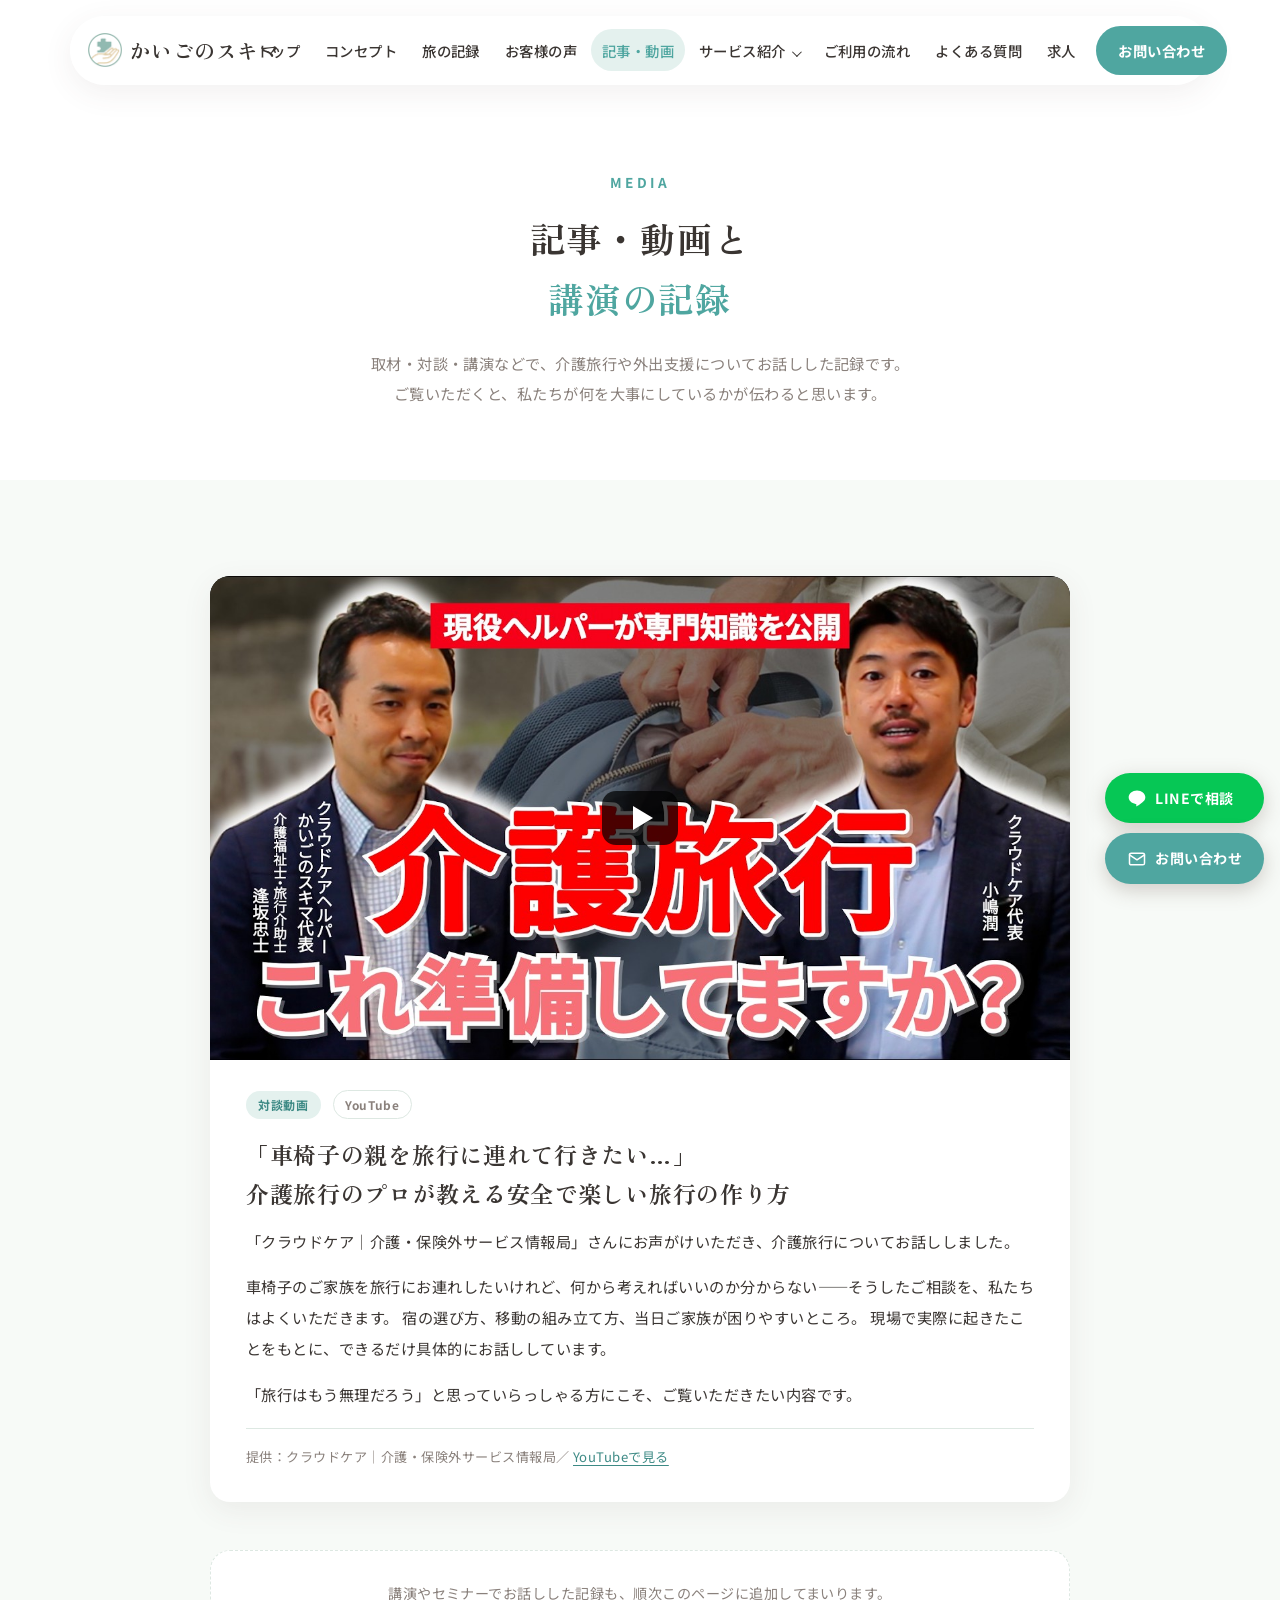
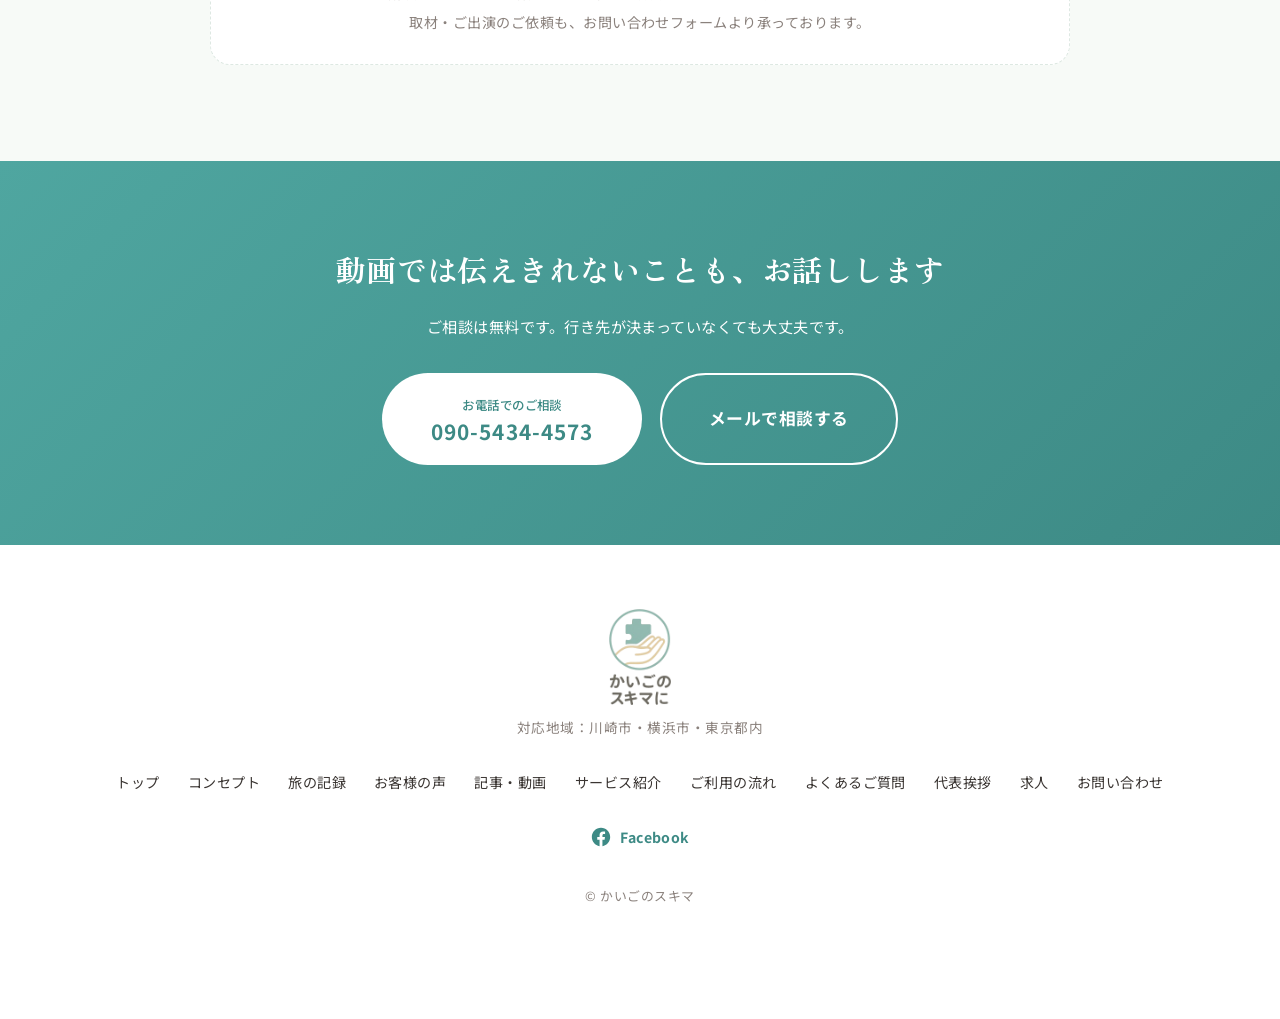
<file: media.html>
<!DOCTYPE html>
<html lang="ja">
<head>
  <meta charset="UTF-8">
  <meta name="viewport" content="width=device-width, initial-scale=1.0">
  <title>記事・動画｜かいごのスキマ（保険外介護サービス）</title>
  <meta name="description" content="保険外介護サービス「かいごのスキマ」代表・逢坂忠士の出演動画、講演、インタビューの記録です。クラウドケア様との対談「車椅子の親を旅行に連れて行きたい…介護旅行のプロが教える安全で楽しい旅行の作り方」を公開中。">

  <!-- Google Fonts: 見出し用の明朝体(Zen Old Mincho)と本文用(Noto Sans JP) -->
  <link rel="preconnect" href="https://fonts.googleapis.com">
  <link rel="preconnect" href="https://fonts.gstatic.com" crossorigin>
  <link href="https://fonts.googleapis.com/css2?family=Noto+Sans+JP:wght@400;500;700&family=Zen+Old+Mincho:wght@500;600;700&display=swap" rel="stylesheet">

  <!-- ▼確認用のページです。Googleなどの検索結果に出さない設定。
       本番（kaigonosukima.com のトップ）に移すときは、この2行を必ず消してください -->
  <link rel="stylesheet" href="css/style.css">
</head>
<body id="top">

<!-- ============================================================
     HEADER(ナビゲーション)
============================================================ -->
<header class="header">
  <div class="header__inner">
    <a href="index.html" class="header__logo">
      <img src="images/logo-mark.png" alt="" class="header__logo-mark" width="138" height="138">
      <span class="header__logo-text">かいごのスキマ</span>
    </a>

    <button class="header__hamburger" id="hamburger" type="button" aria-label="メニューを開く" aria-expanded="false" aria-controls="globalNav">
      <span></span><span></span><span></span>
    </button>

    <nav class="header__nav" id="globalNav">
      <ul class="nav__list">
        <li><a href="index.html" class="nav__link">トップ</a></li>
        <li><a href="index.html#concept" class="nav__link">コンセプト</a></li>
        <li><a href="works.html" class="nav__link">旅の記録</a></li>
        <li><a href="index.html#voice" class="nav__link">お客様の声</a></li>
        <li><a href="media.html" class="nav__link is-current" aria-current="page">記事・動画</a></li>
        <!-- サービス紹介(ドロップダウン) -->
        <li class="nav__item--dropdown">
          <a href="index.html#service" class="nav__link nav__link--dropdown">サービス紹介<span class="nav__arrow" aria-hidden="true"></span></a>
          <ul class="nav__dropdown">
            <li><a href="index.html#service-travel">介護付き旅行サービス</a></li>
            <li><a href="index.html#service-homecare">訪問介護サービス</a></li>
            <li><a href="index.html#service-hospital">病院への付き添いサービス</a></li>
            <li><a href="index.html#service-wedding">結婚式付き添いサービス</a></li>
          </ul>
        </li>
        <li><a href="index.html#flow" class="nav__link">ご利用の流れ</a></li>
        <li><a href="index.html#faq" class="nav__link">よくある質問</a></li>
        <li><a href="recruit.html" class="nav__link">求人</a></li>
        <li class="nav__cta"><a href="index.html#contact" class="btn btn--accent btn--nav">お問い合わせ</a></li>
      </ul>
    </nav>
  </div>
</header>

<main>

<!-- ============================================================
     ページヒーロー(記事・動画)
============================================================ -->
<section class="page-hero" id="media-hero">
  <div class="section__inner fade-in">
    <p class="section__label">MEDIA</p>
    <h1 class="section__title">
      <span>記事・動画と</span><br>
      <span class="section__title-accent">講演の記録</span>
    </h1>
    <p class="section__lead">取材・対談・講演などで、介護旅行や外出支援についてお話しした記録です。<br class="u-pc">ご覧いただくと、私たちが何を大事にしているかが伝わると思います。</p>
  </div>
</section>

<!-- ============================================================
     MEDIA 一覧
     ▼動画を1本ふやすときは、下の <article class="media-item"> を
       まるごとコピーして、いちばん上に貼り、中身を書き換えます

       YouTubeのアドレスが https://youtu.be/XXXXXXXX のとき、
       ・サムネイル画像は https://i.ytimg.com/vi/XXXXXXXX/maxresdefault.jpg を
         images/media/ に保存して img の src にします
       ・a の href は https://youtu.be/XXXXXXXX にします
       （動画をページ内で再生する埋め込みは、パソコン上のファイルで開くと
         「エラー153」になるため、サムネイル＋クリックでYouTubeを開く形にしています）
============================================================ -->
<section class="section">
  <div class="section__inner section__inner--narrow">
    <div class="media__list">

      <!-- ============ クラウドケア様との対談動画 ============ -->
      <article class="media-item fade-in">
        <a class="media-item__video media-item__thumb" href="https://youtu.be/6ey8PCJXChQ" target="_blank" rel="noopener noreferrer" aria-label="YouTubeで動画を見る（新しいタブで開きます）">
          <img src="images/media/crowdcare-taidan.jpg" alt="介護旅行 これ準備してますか？ 逢坂忠士とクラウドケア代表 小嶋潤一さんの対談動画" loading="lazy" width="1280" height="720">
          <span class="media-item__play" aria-hidden="true"></span>
        </a>
        <div class="media-item__body">
          <p class="work-card__meta">
            <span class="work-card__cat">対談動画</span>
            <span class="work-card__term">YouTube</span>
          </p>
          <h2 class="media-item__title">「車椅子の親を旅行に連れて行きたい…」<br>介護旅行のプロが教える安全で楽しい旅行の作り方</h2>
          <p class="media-item__text">
            「クラウドケア｜介護・保険外サービス情報局」さんにお声がけいただき、介護旅行についてお話ししました。
          </p>
          <p class="media-item__text">
            車椅子のご家族を旅行にお連れしたいけれど、何から考えればいいのか分からない——そうしたご相談を、私たちはよくいただきます。
            宿の選び方、移動の組み立て方、当日ご家族が困りやすいところ。
            現場で実際に起きたことをもとに、できるだけ具体的にお話ししています。
          </p>
          <p class="media-item__text">
            「旅行はもう無理だろう」と思っていらっしゃる方にこそ、ご覧いただきたい内容です。
          </p>
          <p class="media-item__source">
            提供：クラウドケア｜介護・保険外サービス情報局／
            <a class="media-item__link" href="https://youtu.be/6ey8PCJXChQ" target="_blank" rel="noopener noreferrer">YouTubeで見る</a>
          </p>
        </div>
      </article>

    </div>

    <p class="media__soon fade-in">
      講演やセミナーでお話しした記録も、順次このページに追加してまいります。<br>
      取材・ご出演のご依頼も、お問い合わせフォームより承っております。
    </p>
  </div>
</section>

<!-- ============================================================
     CTAバンド
============================================================ -->
<section class="cta-band">
  <div class="cta-band__inner fade-in">
    <h2 class="cta-band__title">動画では伝えきれないことも、お話しします</h2>
    <p class="cta-band__text">ご相談は無料です。行き先が決まっていなくても大丈夫です。</p>
    <div class="cta-band__buttons">
      <a href="tel:09054344573" class="btn btn--white btn--large">
        <span class="cta-band__tel-label">お電話でのご相談</span>
        <span class="cta-band__tel-number">090-5434-4573</span>
      </a>
      <a href="index.html#contact" class="btn btn--outline-white btn--large">メールで相談する</a>
    </div>
  </div>
</section>

</main>

<!-- ============================================================
     FOOTER(フッター)
============================================================ -->
<footer class="footer">
  <div class="footer__inner">
    <p class="footer__logo">
      <img src="images/logo.png" alt="かいごのスキマ" class="footer__logo-img" width="140" height="216">
    </p>
    <p class="footer__area">対応地域：川崎市・横浜市・東京都内</p>
    <nav class="footer__nav" aria-label="フッターメニュー">
      <a href="index.html">トップ</a>
      <a href="index.html#concept">コンセプト</a>
      <a href="works.html">旅の記録</a>
      <a href="index.html#voice">お客様の声</a>
      <a href="media.html">記事・動画</a>
      <a href="index.html#service">サービス紹介</a>
      <a href="index.html#flow">ご利用の流れ</a>
      <a href="index.html#faq">よくあるご質問</a>
      <a href="index.html#message">代表挨拶</a>
      <a href="recruit.html">求人</a>
      <a href="index.html#contact">お問い合わせ</a>
    </nav>
    <a href="https://www.facebook.com/tadashi.osaka.9" class="footer__sns" target="_blank" rel="noopener noreferrer" aria-label="Facebook">
      <svg viewBox="0 0 24 24" fill="currentColor" aria-hidden="true"><path d="M22 12.06C22 6.5 17.52 2 12 2S2 6.5 2 12.06c0 5.02 3.66 9.18 8.44 9.94v-7.03H7.9v-2.9h2.54V9.85c0-2.52 1.5-3.92 3.78-3.92 1.1 0 2.24.2 2.24.2v2.47H15.2c-1.24 0-1.63.78-1.63 1.57v1.88h2.78l-.45 2.9h-2.33V22c4.78-.76 8.44-4.92 8.44-9.94Z"/></svg>
      <span>Facebook</span>
    </a>
    <p class="footer__copy">&copy; かいごのスキマ</p>
  </div>
</footer>

<div class="floating-cta">
  <!-- ※仮文言・仮リンク: LINE公式アカウント開設後にURLを差し替えてください -->
  <a href="index.html#contact" class="floating-cta__btn floating-cta__btn--line">
    <svg viewBox="0 0 24 24" fill="currentColor" aria-hidden="true"><path d="M12 3C6.48 3 2 6.64 2 11.1c0 3.99 3.54 7.33 8.32 7.97.32.07.77.21.88.49.1.25.07.65.03.9l-.14.86c-.04.25-.2 1 .87.54 1.07-.45 5.77-3.4 7.87-5.82C21.28 14.5 22 12.9 22 11.1 22 6.64 17.52 3 12 3z"/></svg>
    <span>LINEで相談</span>
  </a>
  <a href="index.html#contact" class="floating-cta__btn floating-cta__btn--contact">
    <svg viewBox="0 0 24 24" fill="none" stroke="currentColor" stroke-width="1.8" stroke-linecap="round" stroke-linejoin="round" aria-hidden="true"><rect x="3" y="5" width="18" height="14" rx="2"/><path d="m3 7 9 6 9-6"/></svg>
    <span>お問い合わせ</span>
  </a>
</div>

<script src="js/script.js"></script>
</body>
</html>
</file>
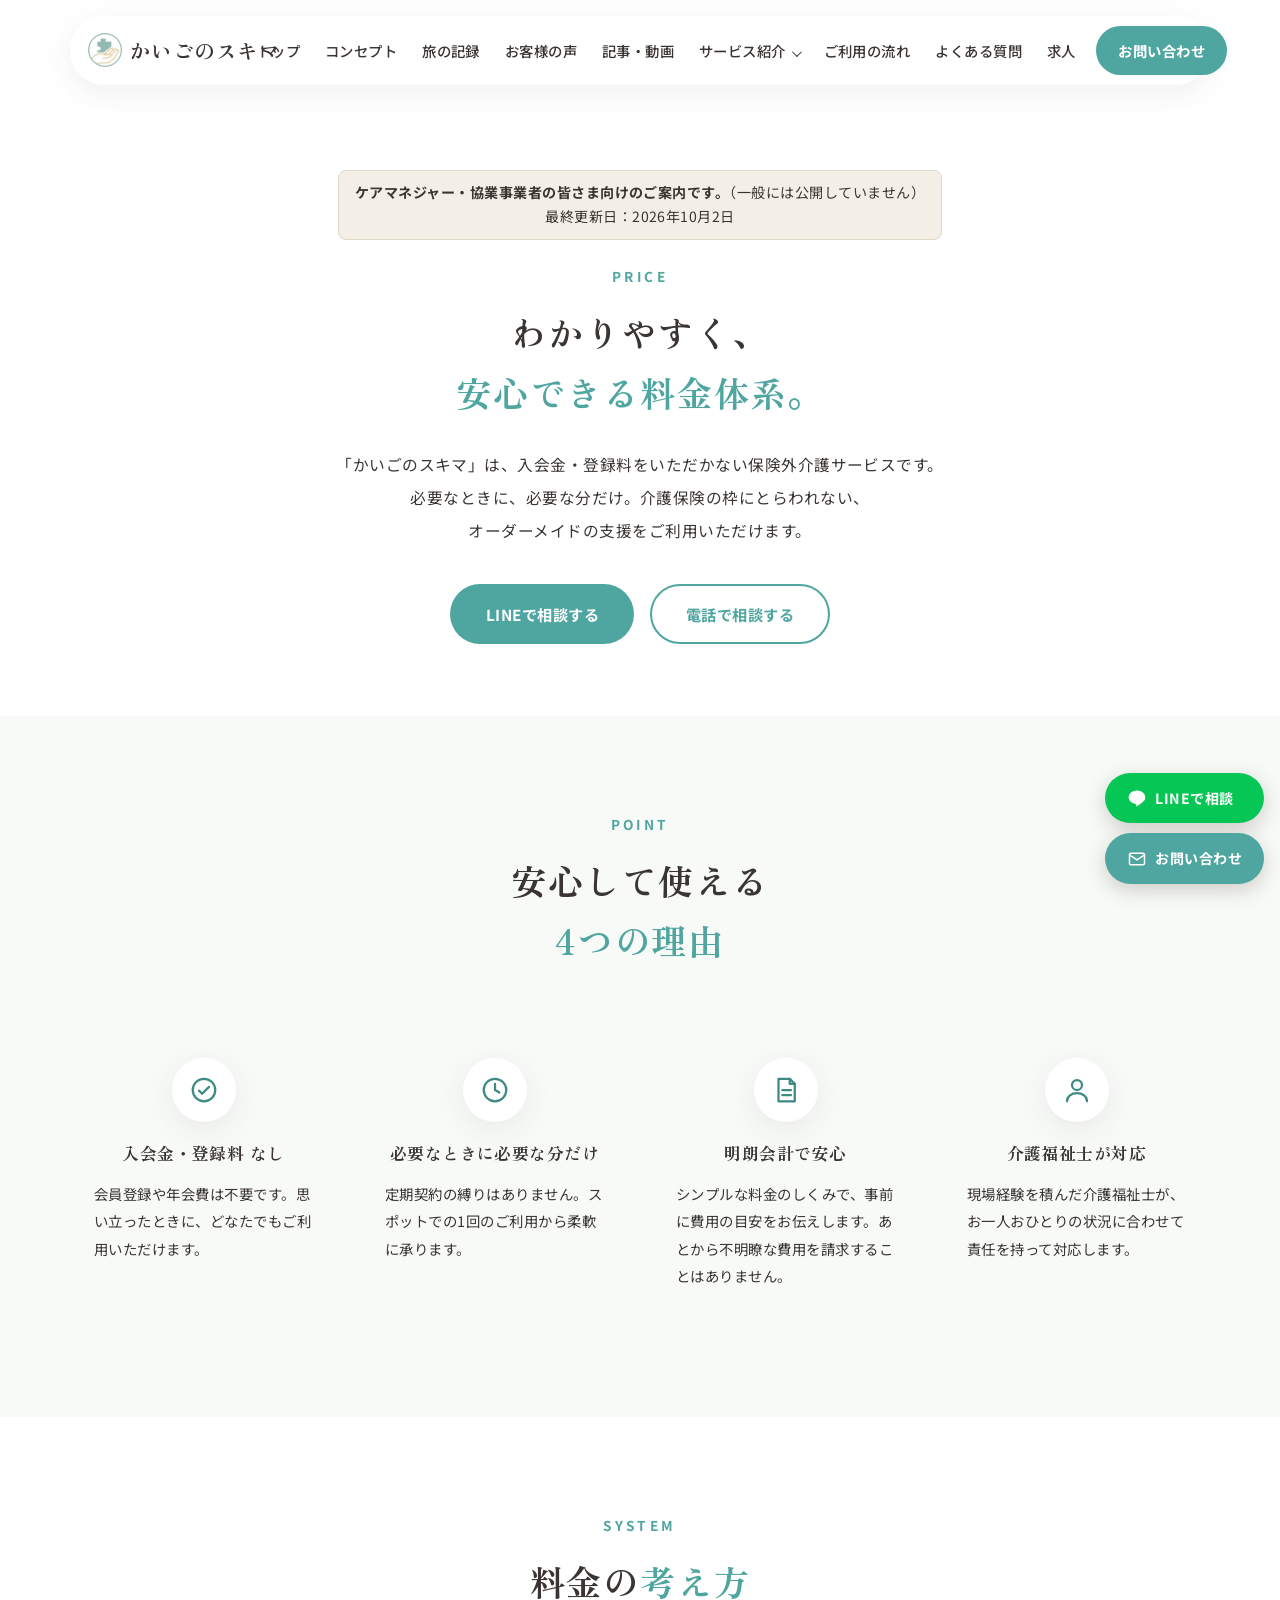
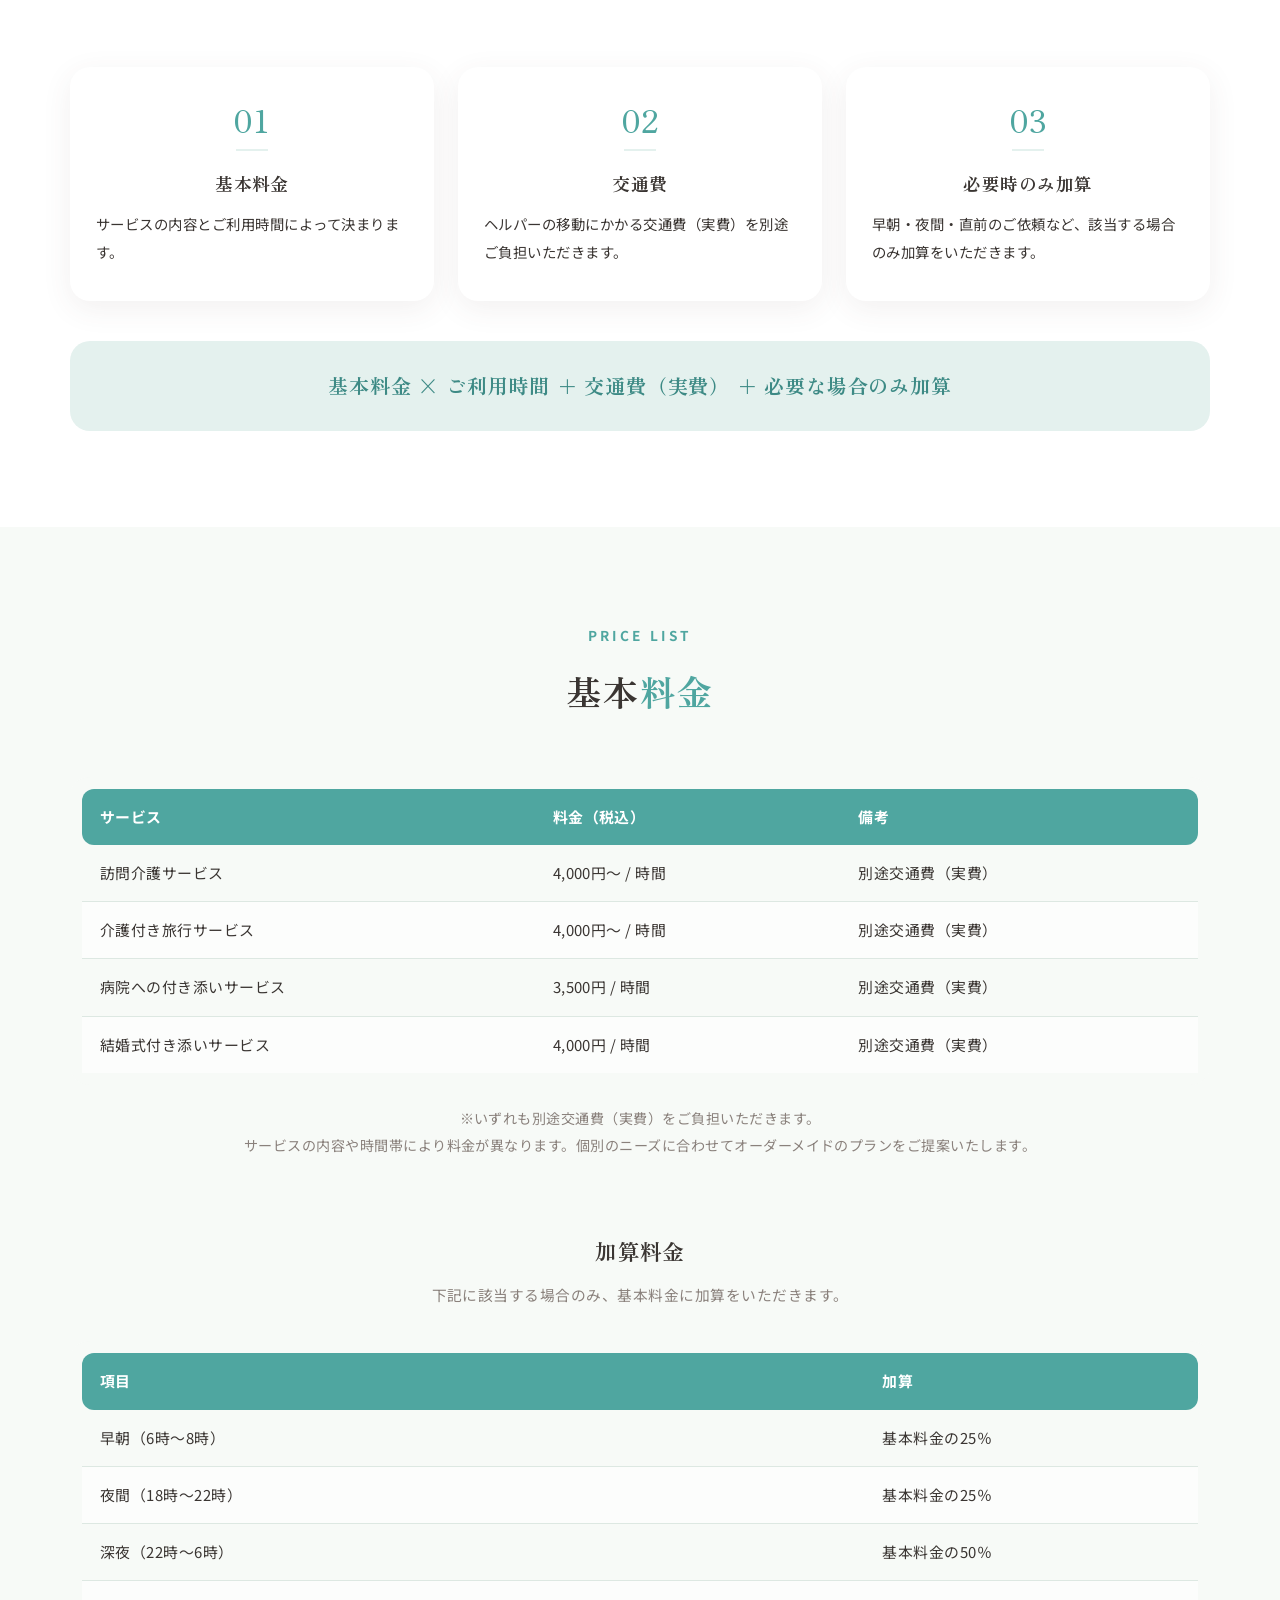
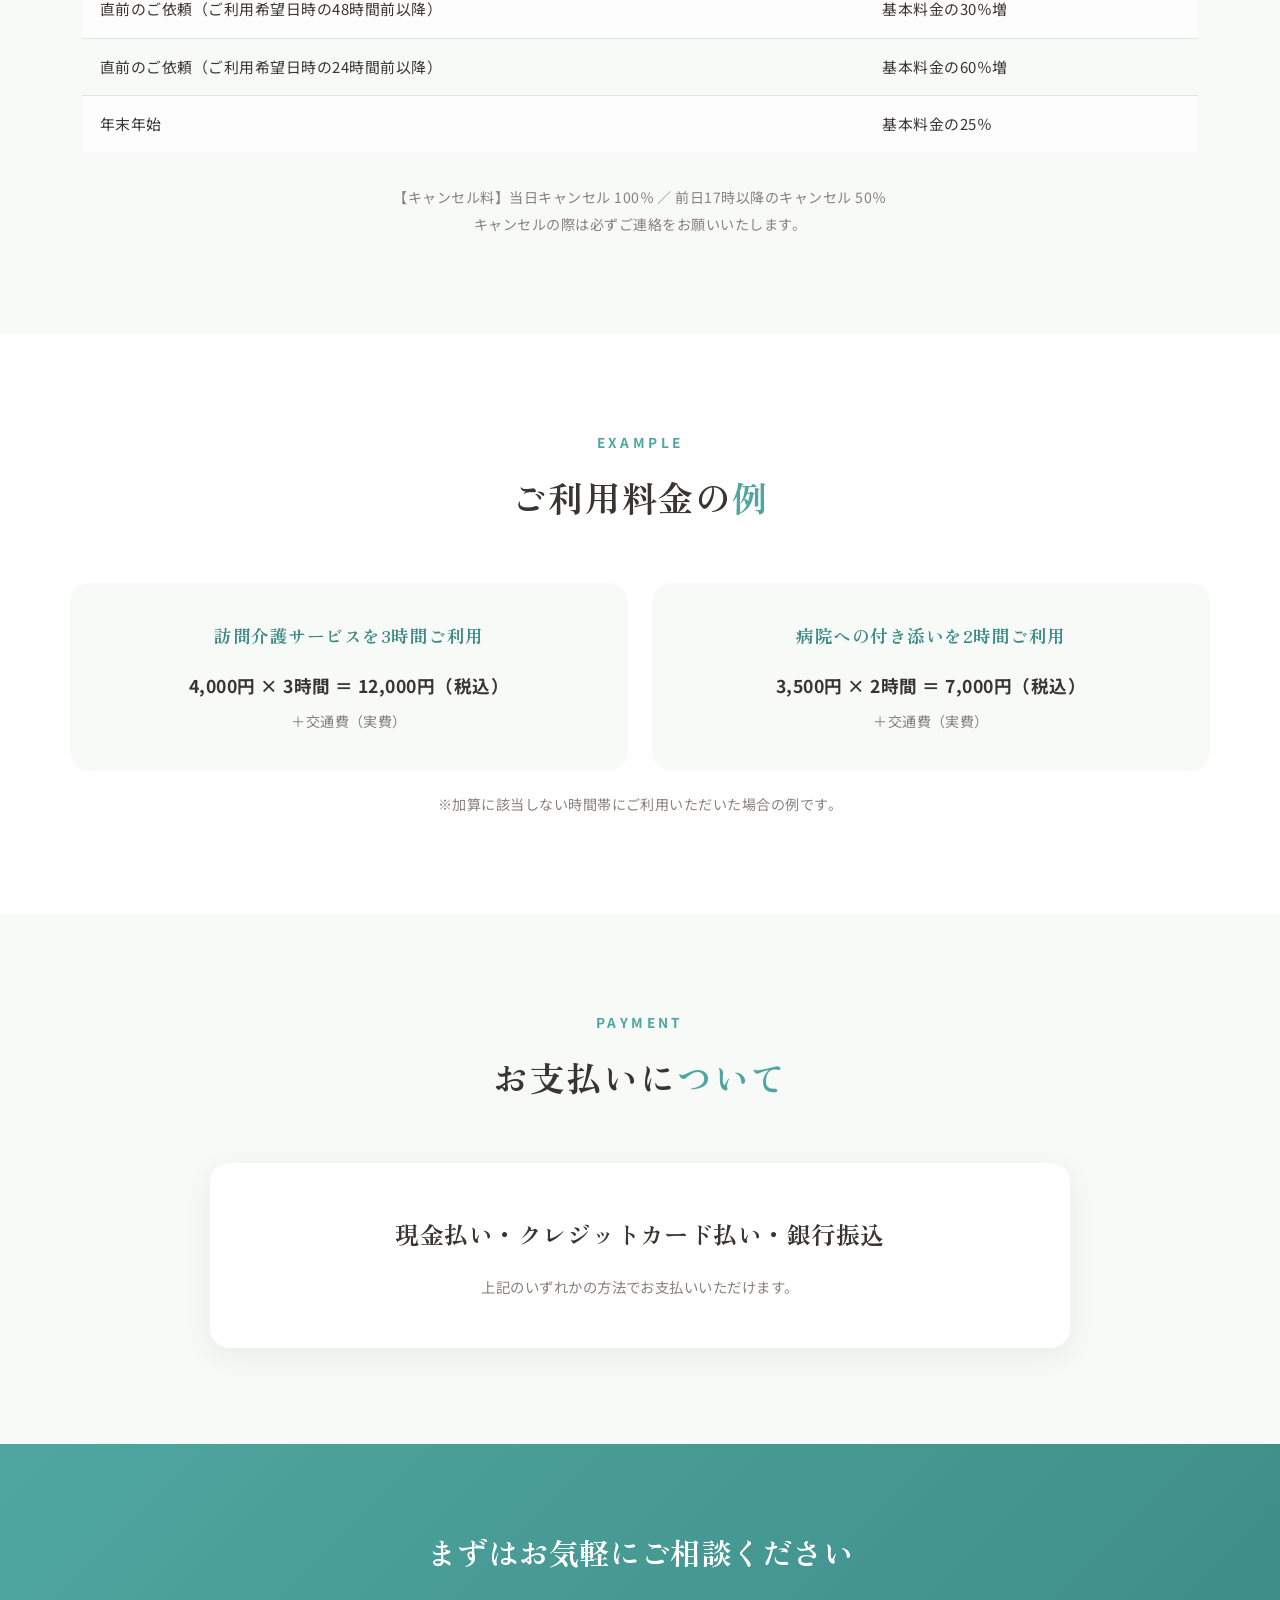
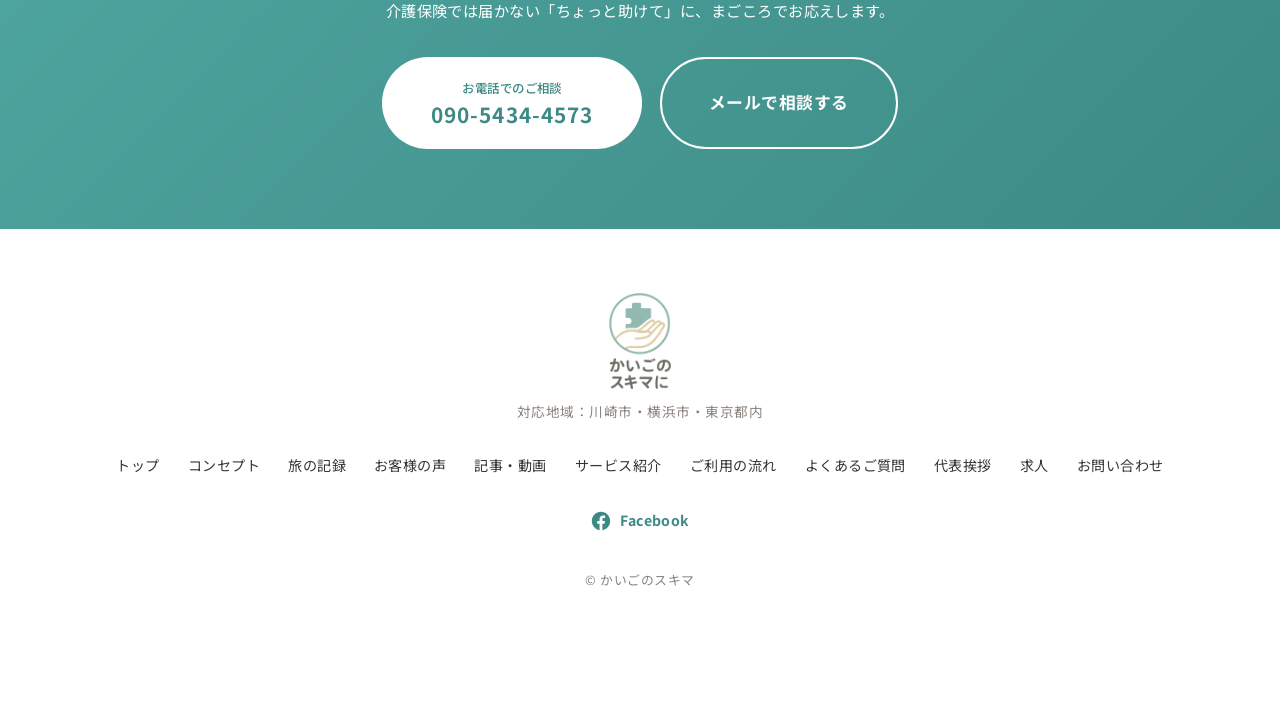
<file: partner-ryoukin.html>
<!DOCTYPE html>
<html lang="ja">
<head>
  <meta charset="UTF-8">
  <!-- ▼関係者向けページ。検索に出さない設定（消さないでください） -->
  <meta name="robots" content="noindex, nofollow">
  <meta name="viewport" content="width=device-width, initial-scale=1.0">
  <title>料金のご案内（関係者向け）｜かいごのスキマ</title>

  <!-- Google Fonts: 見出し用の明朝体(Zen Old Mincho)と本文用(Noto Sans JP) -->
  <link rel="preconnect" href="https://fonts.googleapis.com">
  <link rel="preconnect" href="https://fonts.gstatic.com" crossorigin>
  <link href="https://fonts.googleapis.com/css2?family=Noto+Sans+JP:wght@400;500;700&family=Zen+Old+Mincho:wght@500;600;700&display=swap" rel="stylesheet">

  <link rel="stylesheet" href="css/style.css">
  <style>
    /* 関係者向けのお知らせ帯 */
    .partner-note { display:inline-block; background:#f4efe6; border:1px solid #e2d8c6; border-radius:8px; padding:10px 16px; margin:0 0 24px; font-size:0.88rem; line-height:1.7; }
    .partner-note strong { font-weight:700; }
    /* 印刷するとき：メニュー・相談ボタン・帯を出さない */
    @media print {
      .header, .floating-cta, .cta-band, .page-hero__buttons, .footer__nav, .footer__sns { display:none !important; }
      .fade-in { opacity:1 !important; transform:none !important; }
      .page-hero { padding-top:0 !important; }
      .section, .page-hero { padding-top:16px !important; padding-bottom:16px !important; }
      body { font-size:11pt; }
    }
  </style>
</head>
<body id="top">

<!-- ============================================================
     HEADER(ナビゲーション)
============================================================ -->
<header class="header">
  <div class="header__inner">
    <a href="index.html" class="header__logo">
      <img src="images/logo-mark.png" alt="" class="header__logo-mark" width="138" height="138">
      <span class="header__logo-text">かいごのスキマ</span>
    </a>

    <button class="header__hamburger" id="hamburger" type="button" aria-label="メニューを開く" aria-expanded="false" aria-controls="globalNav">
      <span></span><span></span><span></span>
    </button>

    <nav class="header__nav" id="globalNav">
      <ul class="nav__list">
        <li><a href="index.html" class="nav__link">トップ</a></li>
        <li><a href="index.html#concept" class="nav__link">コンセプト</a></li>
        <li><a href="works.html" class="nav__link">旅の記録</a></li>
        <li><a href="index.html#voice" class="nav__link">お客様の声</a></li>
        <li><a href="media.html" class="nav__link">記事・動画</a></li>
        <!-- サービス紹介(ドロップダウン) -->
        <li class="nav__item--dropdown">
          <a href="index.html#service" class="nav__link nav__link--dropdown">サービス紹介<span class="nav__arrow" aria-hidden="true"></span></a>
          <ul class="nav__dropdown">
            <li><a href="index.html#service-travel">介護付き旅行サービス</a></li>
            <li><a href="index.html#service-homecare">訪問介護サービス</a></li>
            <li><a href="index.html#service-hospital">病院への付き添いサービス</a></li>
            <li><a href="index.html#service-wedding">結婚式付き添いサービス</a></li>
          </ul>
        </li>
        <li><a href="index.html#flow" class="nav__link">ご利用の流れ</a></li>
        <li><a href="index.html#faq" class="nav__link">よくある質問</a></li>
        <li><a href="recruit.html" class="nav__link">求人</a></li>
        <li class="nav__cta"><a href="index.html#contact" class="btn btn--accent btn--nav">お問い合わせ</a></li>
      </ul>
    </nav>
  </div>
</header>


<main>

<!-- ============================================================
     ページヒーロー(料金体系)
     ▼見出し・リード文はここを編集してください
============================================================ -->
<section class="page-hero" id="price-hero">
  <div class="section__inner fade-in">
    <!-- ▼関係者向けのお知らせ（最終更新日はここを直してください） -->
    <p class="partner-note"><strong>ケアマネジャー・協業事業者の皆さま向けのご案内です。</strong>（一般には公開していません）<br>最終更新日：2026年10月2日</p>
    <p class="section__label">PRICE</p>
    <h1 class="section__title">
      <span>わかりやすく、</span><br>
      <span class="section__title-accent">安心できる料金体系。</span>
    </h1>
    <p class="page-hero__lead">
      「かいごのスキマ」は、入会金・登録料をいただかない保険外介護サービスです。<!-- ※仮の数値です。要確認（入会金・登録料0円の扱い） --><br>
      必要なときに、必要な分だけ。介護保険の枠にとらわれない、<br class="pc-only">
      オーダーメイドの支援をご利用いただけます。
    </p>
    <div class="page-hero__buttons">
      <!-- ※仮リンク: LINE公式アカウント開設後にURL(https://lin.ee/〜)へ差し替えてください -->
      <a href="#contact-cta" class="btn btn--accent">LINEで相談する</a>
      <a href="tel:09054344573" class="btn btn--outline">電話で相談する</a>
    </div>
  </div>
</section>

<!-- ============================================================
     POINT(安心ポイント 4つ)
     ▼各ポイントの文言はここを編集してください
============================================================ -->
<section class="section" id="price-point">
  <div class="section__inner">
    <div class="section__head fade-in">
      <p class="section__label">POINT</p>
      <h2 class="section__title">
        <span>安心して使える</span><br>
        <span class="section__title-accent">4つの理由</span>
      </h2>
    </div>
    <div class="about__features">
      <div class="feature-card fade-in">
        <span class="feature-card__icon" aria-hidden="true">
          <!-- チェックマークアイコン -->
          <svg viewBox="0 0 24 24" fill="none" stroke="currentColor" stroke-width="1.8" stroke-linecap="round" stroke-linejoin="round"><circle cx="12" cy="12" r="9"/><path d="m8 12.5 2.5 2.5L16 9.5"/></svg>
        </span>
        <h3 class="feature-card__title">入会金・登録料 なし</h3><!-- ※仮の数値です。要確認 -->
        <p class="feature-card__text">会員登録や年会費は不要です。思い立ったときに、どなたでもご利用いただけます。</p>
      </div>
      <div class="feature-card fade-in">
        <span class="feature-card__icon" aria-hidden="true">
          <!-- 時計アイコン -->
          <svg viewBox="0 0 24 24" fill="none" stroke="currentColor" stroke-width="1.8" stroke-linecap="round" stroke-linejoin="round"><circle cx="12" cy="12" r="9"/><path d="M12 7v5l3.5 2"/></svg>
        </span>
        <h3 class="feature-card__title">必要なときに必要な分だけ</h3>
        <p class="feature-card__text">定期契約の縛りはありません。スポットでの1回のご利用から柔軟に承ります。</p>
      </div>
      <div class="feature-card fade-in">
        <span class="feature-card__icon" aria-hidden="true">
          <!-- 書類(明細)アイコン -->
          <svg viewBox="0 0 24 24" fill="none" stroke="currentColor" stroke-width="1.8" stroke-linecap="round" stroke-linejoin="round"><path d="M6 3h9l4 4v14H6z"/><path d="M15 3v4h4"/><path d="M9 12h7M9 16h7"/></svg>
        </span>
        <h3 class="feature-card__title">明朗会計で安心</h3>
        <p class="feature-card__text">シンプルな料金のしくみで、事前に費用の目安をお伝えします。あとから不明瞭な費用を請求することはありません。</p>
      </div>
      <div class="feature-card fade-in">
        <span class="feature-card__icon" aria-hidden="true">
          <!-- 人(ハート)アイコン -->
          <svg viewBox="0 0 24 24" fill="none" stroke="currentColor" stroke-width="1.8" stroke-linecap="round" stroke-linejoin="round"><circle cx="12" cy="8" r="4"/><path d="M4 21c0-4 3.6-6.5 8-6.5s8 2.5 8 6.5"/></svg>
        </span>
        <h3 class="feature-card__title">介護福祉士が対応</h3>
        <p class="feature-card__text">現場経験を積んだ介護福祉士が、お一人おひとりの状況に合わせて責任を持って対応します。</p>
      </div>
    </div>
  </div>
</section>

<!-- ============================================================
     SYSTEM(料金の考え方 3ステップ)
     ▼各ステップの文言・計算式はここを編集してください
============================================================ -->
<section class="section section--white" id="price-system">
  <div class="section__inner">
    <div class="section__head fade-in">
      <p class="section__label">SYSTEM</p>
      <h2 class="section__title">
        <span>料金の</span><span class="section__title-accent">考え方</span>
      </h2>
    </div>
    <ol class="flow__list flow__list--3col">
      <li class="flow-step fade-in">
        <span class="flow-step__num">01</span>
        <h3 class="flow-step__title">基本料金</h3>
        <p class="flow-step__text">サービスの内容とご利用時間によって決まります。</p>
      </li>
      <li class="flow-step fade-in">
        <span class="flow-step__num">02</span>
        <h3 class="flow-step__title">交通費</h3>
        <p class="flow-step__text">ヘルパーの移動にかかる交通費（実費）を別途ご負担いただきます。</p>
      </li>
      <li class="flow-step fade-in">
        <span class="flow-step__num">03</span>
        <h3 class="flow-step__title">必要時のみ加算</h3>
        <p class="flow-step__text">早朝・夜間・直前のご依頼など、該当する場合のみ加算をいただきます。</p>
      </li>
    </ol>
    <!-- ▼計算式の一文 -->
    <p class="price-formula fade-in">基本料金 × ご利用時間 ＋ 交通費（実費） ＋ 必要な場合のみ加算</p>
  </div>
</section>

<!-- ============================================================
     PRICE(基本料金・加算・キャンセル料)
     ▼料金を変更するときはここを編集してください
============================================================ -->
<section class="section" id="price-table">
  <div class="section__inner">
    <div class="section__head fade-in">
      <p class="section__label">PRICE LIST</p>
      <h2 class="section__title">
        <span>基本</span><span class="section__title-accent">料金</span>
      </h2>
    </div>

    <div class="price__table-wrap fade-in">
      <table class="price__table">
        <thead>
          <tr><th>サービス</th><th>料金（税込）</th><th>備考</th></tr>
        </thead>
        <tbody>
          <tr><td>訪問介護サービス</td><td>4,000円〜 / 時間</td><td>別途交通費（実費）</td></tr>
          <tr><td>介護付き旅行サービス</td><td>4,000円〜 / 時間</td><td>別途交通費（実費）</td></tr>
          <tr><td>病院への付き添いサービス</td><td>3,500円 / 時間</td><td>別途交通費（実費）</td></tr>
          <tr><td>結婚式付き添いサービス</td><td>4,000円 / 時間</td><td>別途交通費（実費）</td></tr>
        </tbody>
      </table>
    </div>
    <p class="price__note fade-in">
      ※いずれも別途交通費（実費）をご負担いただきます。<br>
      サービスの内容や時間帯により料金が異なります。個別のニーズに合わせてオーダーメイドのプランをご提案いたします。
    </p>

    <!-- ▼加算料金(早朝・夜間・深夜・直前依頼・年末年始) -->
    <h3 class="about__subtitle fade-in">加算料金</h3>
    <p class="about__note fade-in">下記に該当する場合のみ、基本料金に加算をいただきます。</p>
    <div class="price__table-wrap fade-in" style="margin-top: 32px;">
      <table class="price__table">
        <thead>
          <tr><th>項目</th><th>加算</th></tr>
        </thead>
        <tbody>
          <tr><td>早朝（6時〜8時）</td><td>基本料金の25％<!-- ※仮の数値です。要確認 --></td></tr>
          <tr><td>夜間（18時〜22時）</td><td>基本料金の25％<!-- ※仮の数値です。要確認 --></td></tr>
          <tr><td>深夜（22時〜6時）</td><td>基本料金の50％<!-- ※仮の数値です。要確認 --></td></tr>
          <tr><td>直前のご依頼（ご利用希望日時の48時間前以降）</td><td>基本料金の30％増</td></tr>
          <tr><td>直前のご依頼（ご利用希望日時の24時間前以降）</td><td>基本料金の60％増</td></tr>
          <tr><td>年末年始</td><td>基本料金の25％<!-- ※仮の数値です。要確認 --></td></tr>
        </tbody>
      </table>
    </div>

    <!-- ▼キャンセル料の注記 -->
    <p class="price__note fade-in">
      【キャンセル料】当日キャンセル 100％ ／ 前日17時以降のキャンセル 50％<br>
      キャンセルの際は必ずご連絡をお願いいたします。
    </p>
  </div>
</section>

<!-- ============================================================
     EXAMPLE(ご利用料金の例)
     ▼料金例はここを編集してください
============================================================ -->
<section class="section section--white" id="price-example">
  <div class="section__inner">
    <div class="section__head fade-in">
      <p class="section__label">EXAMPLE</p>
      <h2 class="section__title">
        <span>ご利用料金の</span><span class="section__title-accent">例</span>
      </h2>
    </div>
    <div class="example-grid">
      <div class="example-card fade-in">
        <h3 class="example-card__title">訪問介護サービスを3時間ご利用</h3>
        <p class="example-card__calc">4,000円 × 3時間 ＝ 12,000円（税込）</p>
        <p class="example-card__note">＋交通費（実費）</p>
      </div>
      <div class="example-card fade-in">
        <h3 class="example-card__title">病院への付き添いを2時間ご利用</h3>
        <p class="example-card__calc">3,500円 × 2時間 ＝ 7,000円（税込）</p>
        <p class="example-card__note">＋交通費（実費）</p>
      </div>
    </div>
    <p class="price__note fade-in">※加算に該当しない時間帯にご利用いただいた場合の例です。</p>
  </div>
</section>

<!-- ============================================================
     PAYMENT(お支払いについて)
     ▼お支払い方法を変更するときはここを編集してください
============================================================ -->
<section class="section" id="payment">
  <div class="section__inner">
    <div class="section__head fade-in">
      <p class="section__label">PAYMENT</p>
      <h2 class="section__title">
        <span>お支払いに</span><span class="section__title-accent">ついて</span>
      </h2>
    </div>
    <div class="area__card fade-in">
      <p class="area__main">現金払い・クレジットカード払い・銀行振込</p>
      <p class="area__note">上記のいずれかの方法でお支払いいただけます。</p>
    </div>
  </div>
</section>

<!-- ============================================================
     CTAバンド(お電話・メール)
     ▼電話番号・メールアドレスを変更するときはここを編集してください
============================================================ -->
<section class="cta-band" id="contact-cta">
  <div class="cta-band__inner fade-in">
    <h2 class="cta-band__title">まずはお気軽にご相談ください</h2>
    <p class="cta-band__text">介護保険では届かない「ちょっと助けて」に、まごころでお応えします。</p>
    <div class="cta-band__buttons">
      <a href="tel:09054344573" class="btn btn--white btn--large">
        <span class="cta-band__tel-label">お電話でのご相談</span>
        <span class="cta-band__tel-number">090-5434-4573</span>
      </a>
      <a href="index.html#contact" class="btn btn--outline-white btn--large">メールで相談する</a>
    </div>
  </div>
</section>

</main>

<!-- ============================================================
     FOOTER(フッター)
============================================================ -->
<footer class="footer">
  <div class="footer__inner">
    <p class="footer__logo">
      <img src="images/logo.png" alt="かいごのスキマ" class="footer__logo-img" width="140" height="216">
    </p>
    <p class="footer__area">対応地域：川崎市・横浜市・東京都内</p>
    <nav class="footer__nav" aria-label="フッターメニュー">
      <a href="index.html">トップ</a>
      <a href="index.html#concept">コンセプト</a>
      <a href="works.html">旅の記録</a>
      <a href="index.html#voice">お客様の声</a>
      <a href="media.html">記事・動画</a>
      <a href="index.html#service">サービス紹介</a>
      <a href="index.html#flow">ご利用の流れ</a>
      <a href="index.html#faq">よくあるご質問</a>
      <a href="index.html#message">代表挨拶</a>
      <a href="recruit.html">求人</a>
      <a href="index.html#contact">お問い合わせ</a>
    </nav>
    <a href="https://www.facebook.com/tadashi.osaka.9" class="footer__sns" target="_blank" rel="noopener noreferrer" aria-label="Facebook">
      <svg viewBox="0 0 24 24" fill="currentColor" aria-hidden="true"><path d="M22 12.06C22 6.5 17.52 2 12 2S2 6.5 2 12.06c0 5.02 3.66 9.18 8.44 9.94v-7.03H7.9v-2.9h2.54V9.85c0-2.52 1.5-3.92 3.78-3.92 1.1 0 2.24.2 2.24.2v2.47H15.2c-1.24 0-1.63.78-1.63 1.57v1.88h2.78l-.45 2.9h-2.33V22c4.78-.76 8.44-4.92 8.44-9.94Z"/></svg>
      <span>Facebook</span>
    </a>
    <p class="footer__copy">&copy; かいごのスキマ</p>
  </div>
</footer>

<div class="floating-cta">
  <!-- ※仮文言・仮リンク: LINE公式アカウント開設後にURLを差し替えてください -->
  <a href="index.html#contact" class="floating-cta__btn floating-cta__btn--line">
    <svg viewBox="0 0 24 24" fill="currentColor" aria-hidden="true"><path d="M12 3C6.48 3 2 6.64 2 11.1c0 3.99 3.54 7.33 8.32 7.97.32.07.77.21.88.49.1.25.07.65.03.9l-.14.86c-.04.25-.2 1 .87.54 1.07-.45 5.77-3.4 7.87-5.82C21.28 14.5 22 12.9 22 11.1 22 6.64 17.52 3 12 3z"/></svg>
    <span>LINEで相談</span>
  </a>
  <a href="index.html#contact" class="floating-cta__btn floating-cta__btn--contact">
    <svg viewBox="0 0 24 24" fill="none" stroke="currentColor" stroke-width="1.8" stroke-linecap="round" stroke-linejoin="round" aria-hidden="true"><rect x="3" y="5" width="18" height="14" rx="2"/><path d="m3 7 9 6 9-6"/></svg>
    <span>お問い合わせ</span>
  </a>
</div>

<script src="js/script.js"></script>
</body>
</html>
</file>
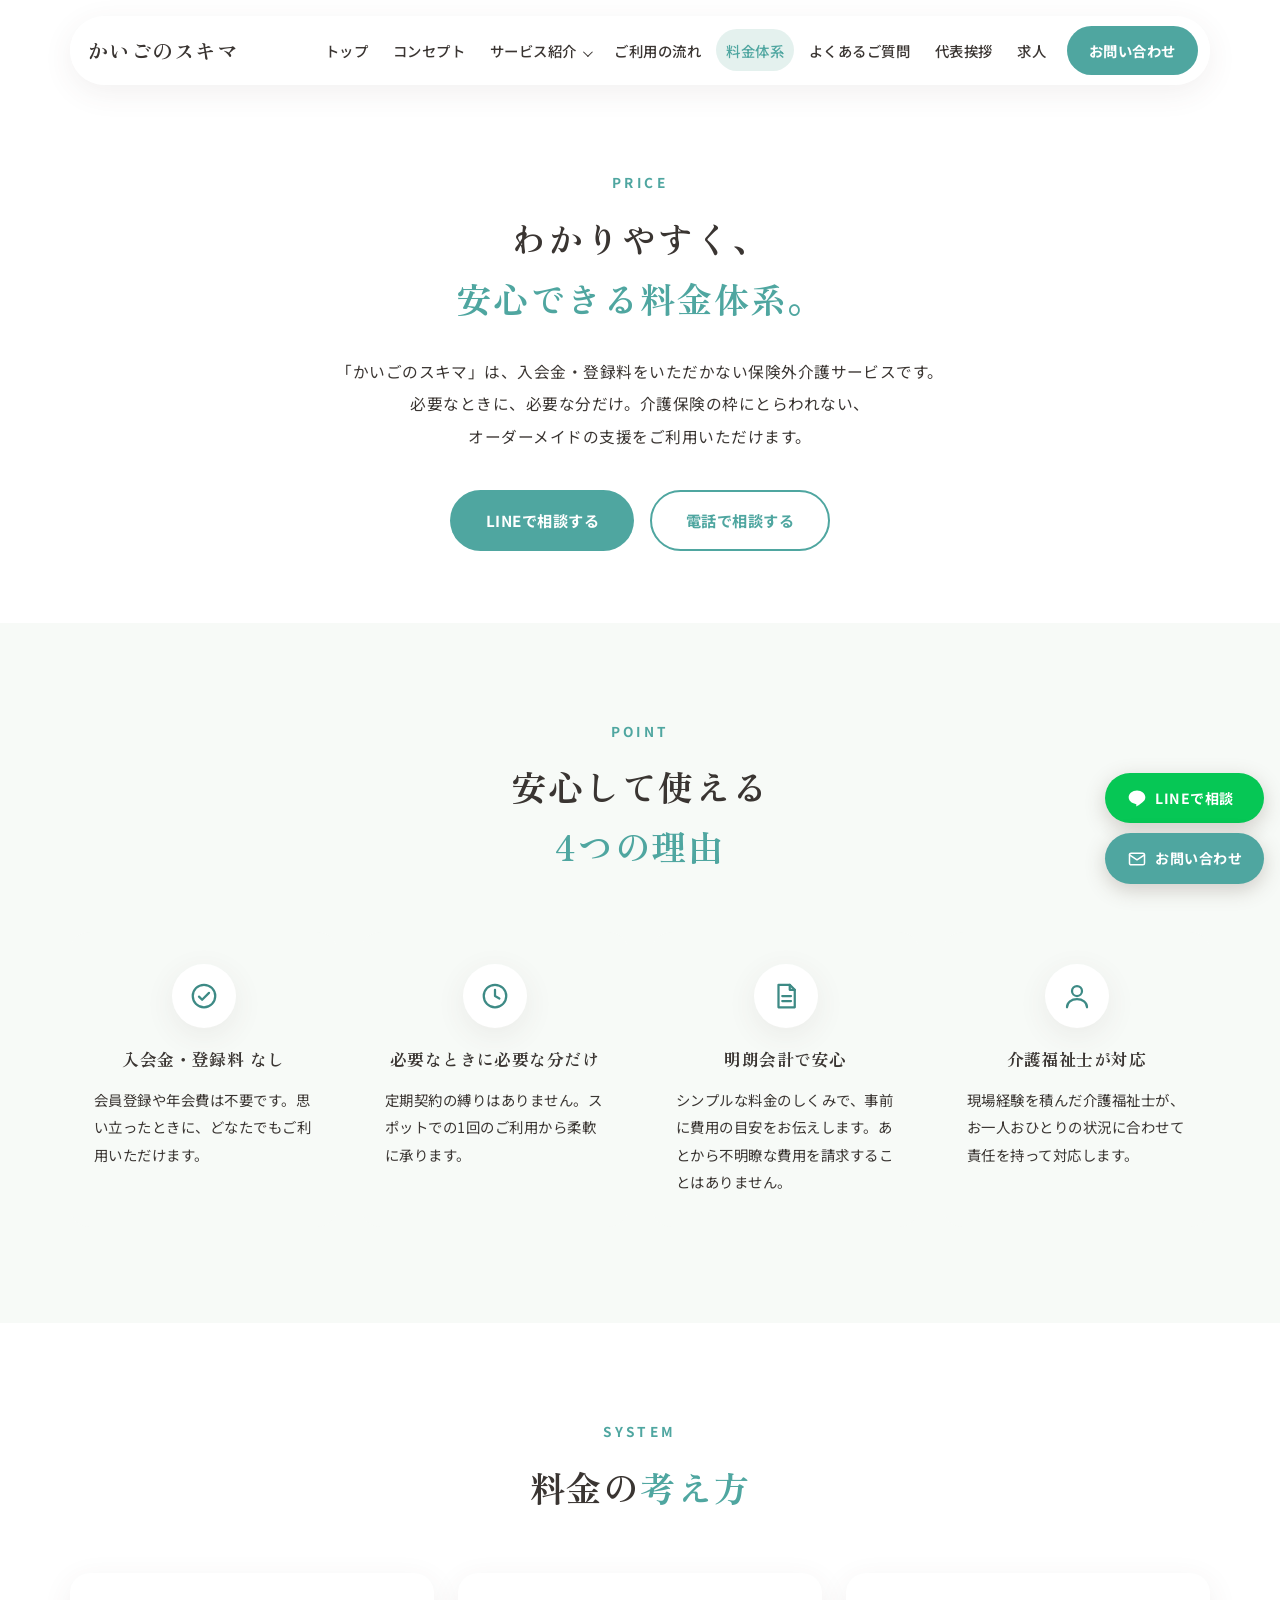
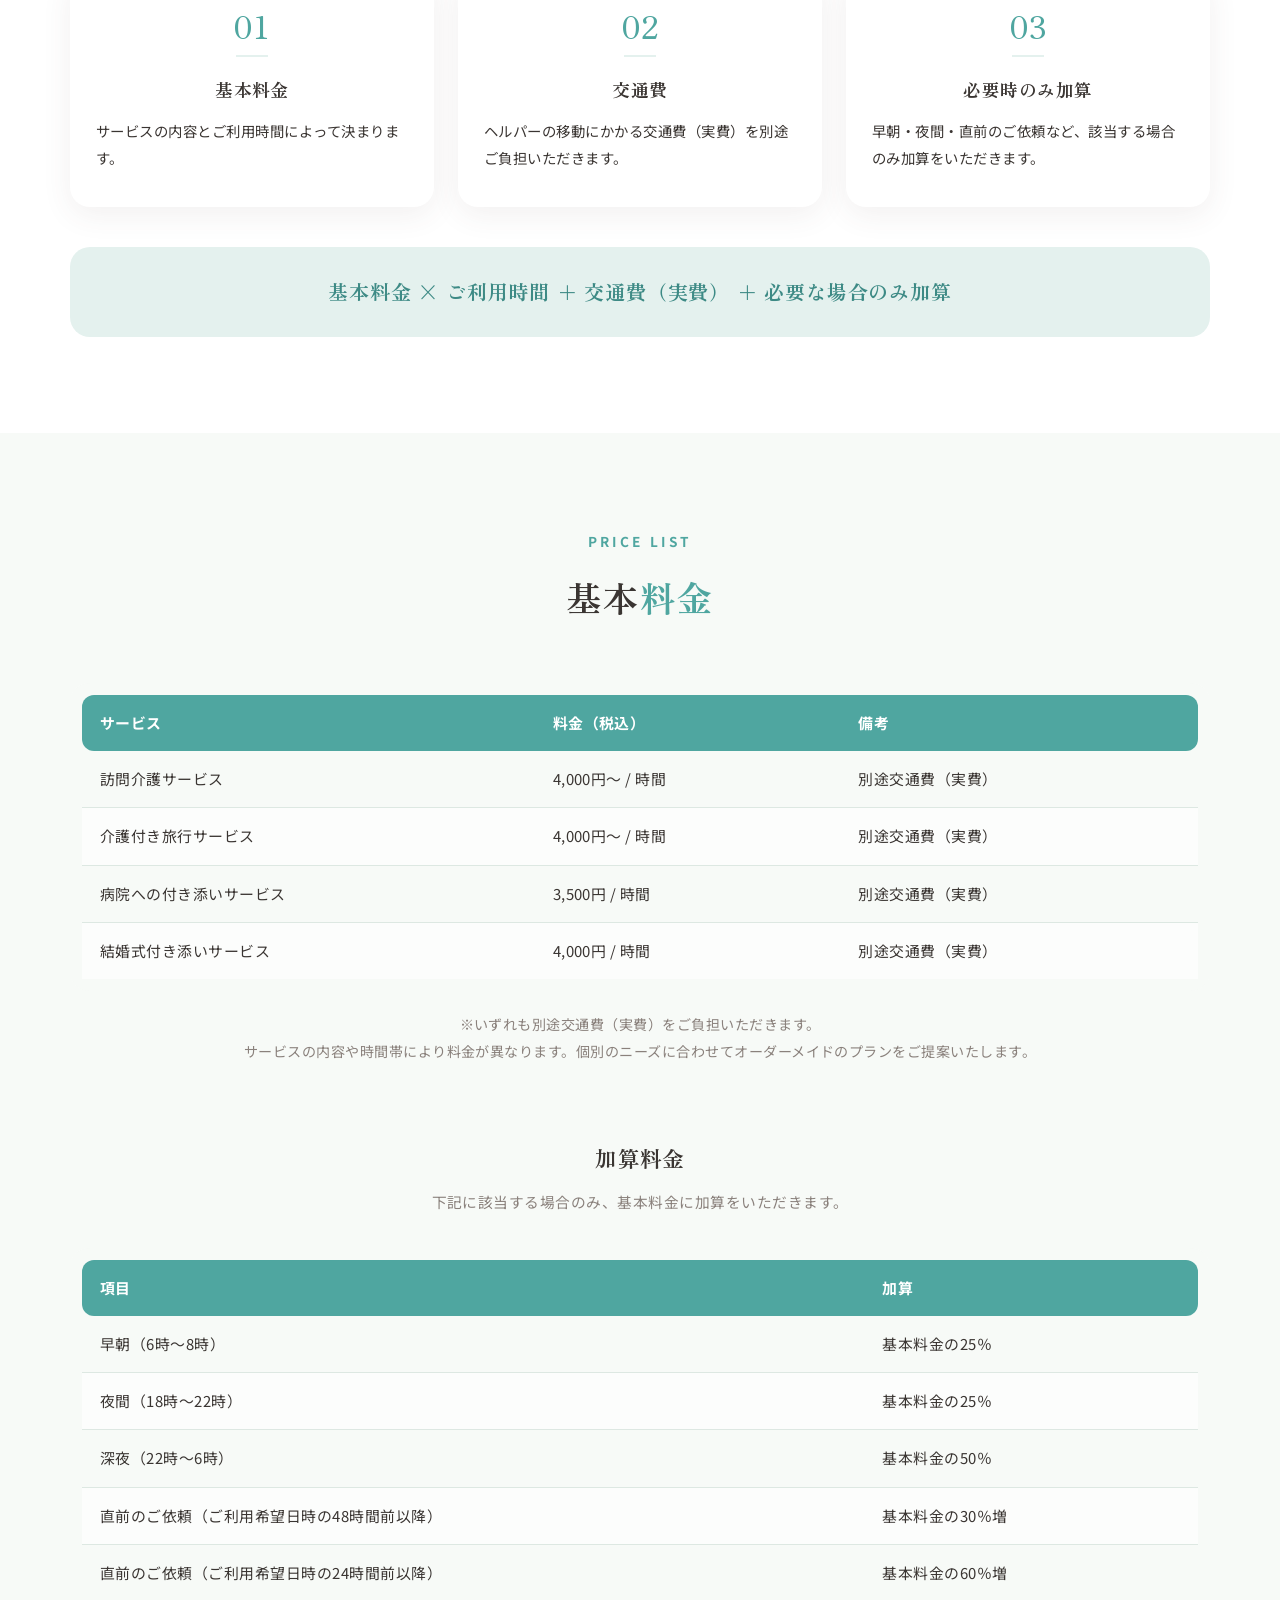
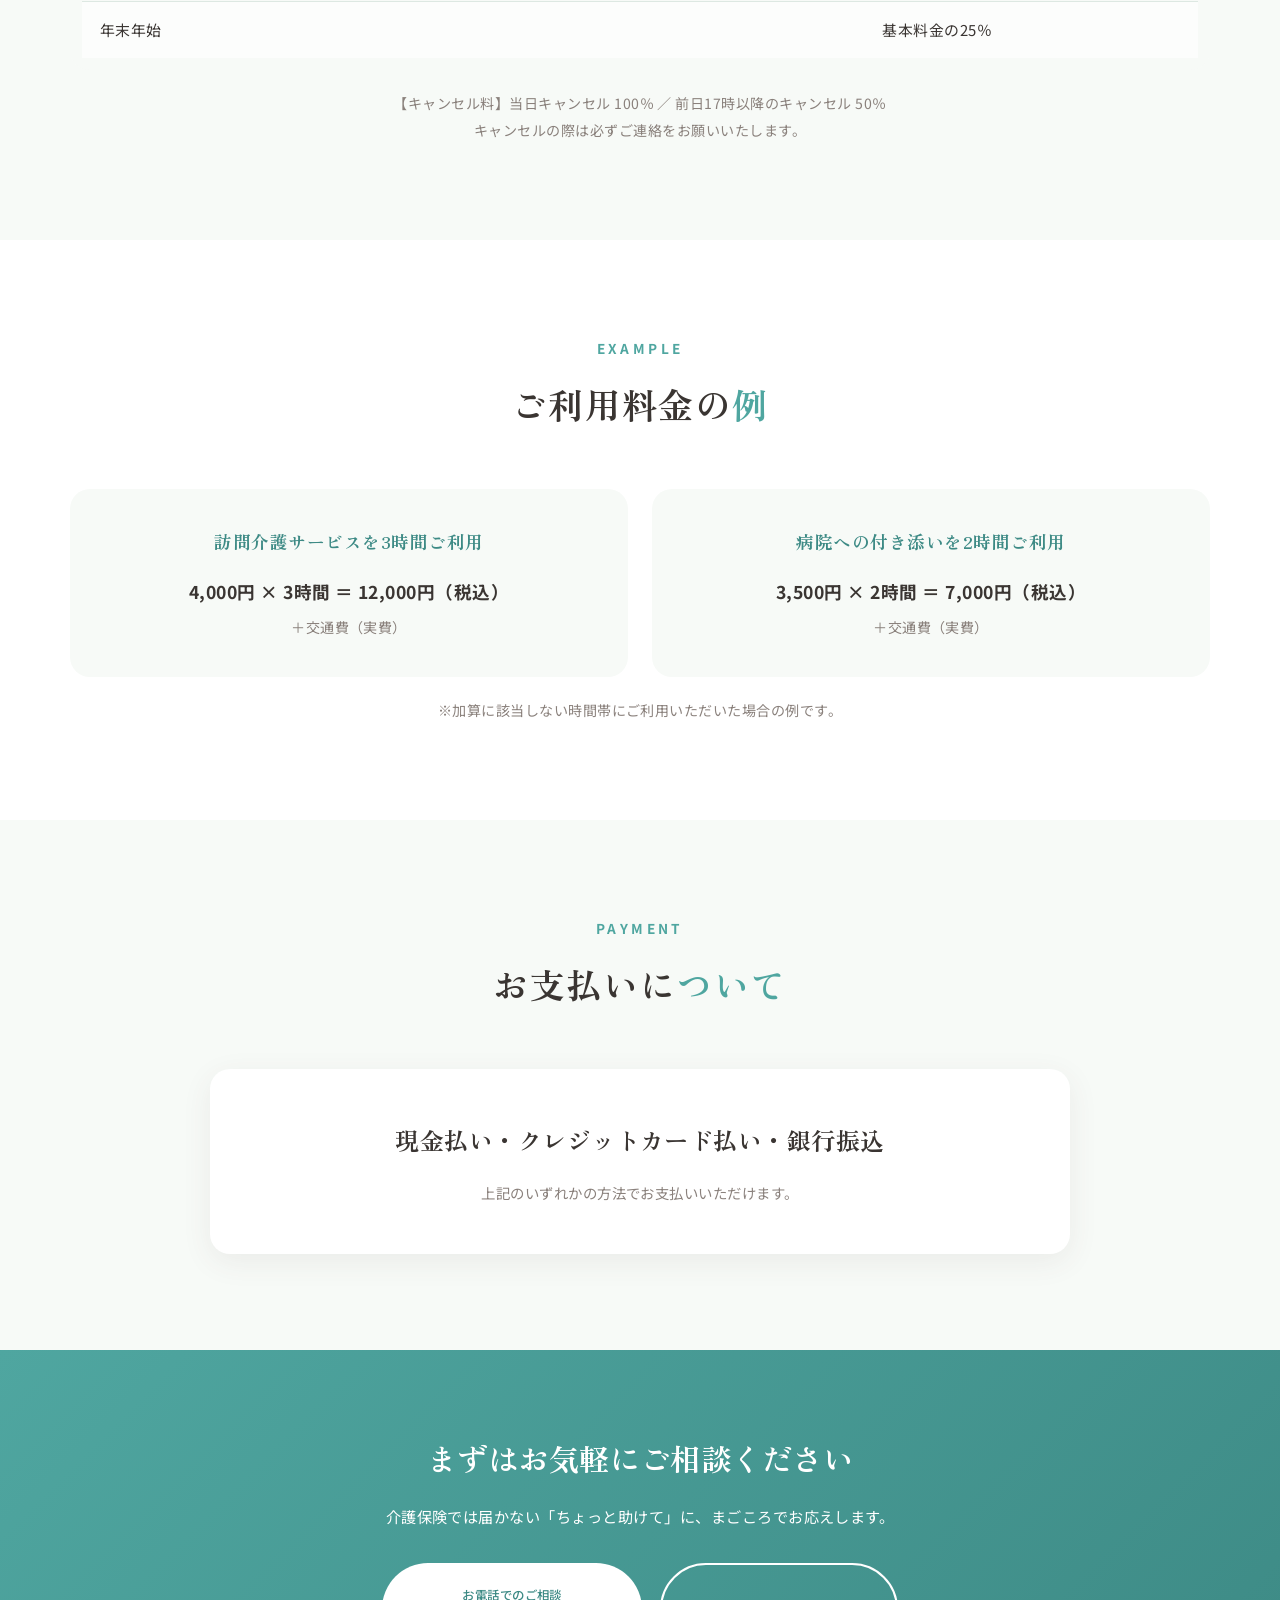
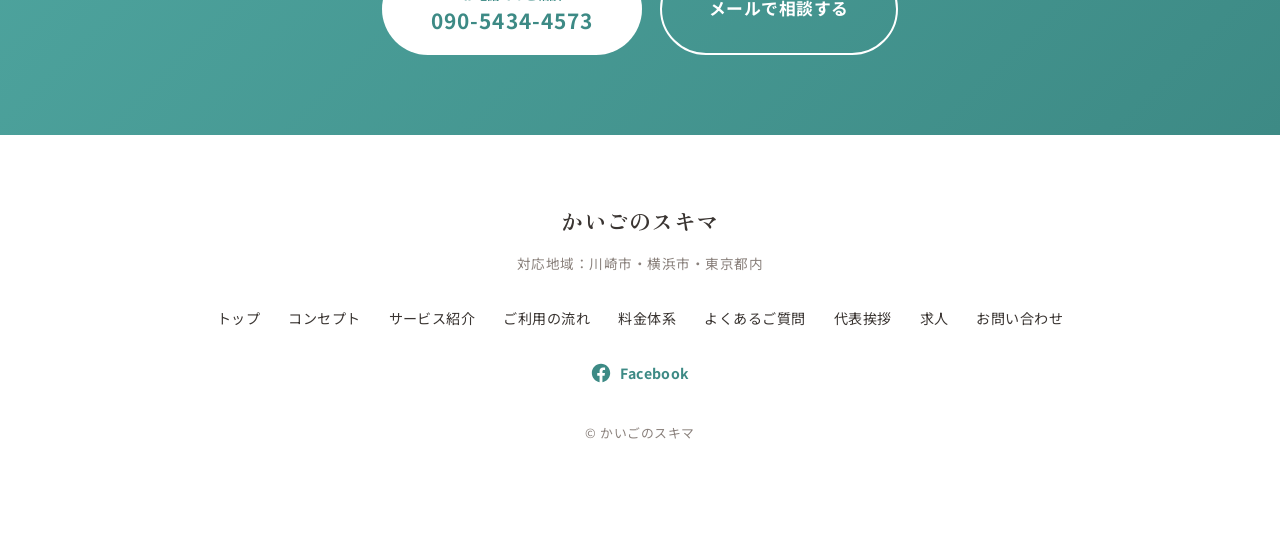
<file: price.html>
<!DOCTYPE html>
<html lang="ja">
<head>
  <meta charset="UTF-8">
  <meta name="robots" content="noindex, nofollow">
  <meta name="viewport" content="width=device-width, initial-scale=1.0">
  <title>料金体系｜かいごのスキマ（保険外介護サービス）</title>
  <meta name="description" content="保険外介護サービス「かいごのスキマ」の料金体系のご案内。訪問介護・介護付き旅行4,000円（税込）〜/時間、病院への付き添い3,500円（税込）/時間。入会金・登録料なし、必要なときに必要な分だけご利用いただけます。川崎市・横浜市・東京都内に対応。">

  <!-- Google Fonts: 見出し用の明朝体(Zen Old Mincho)と本文用(Noto Sans JP) -->
  <link rel="preconnect" href="https://fonts.googleapis.com">
  <link rel="preconnect" href="https://fonts.gstatic.com" crossorigin>
  <link href="https://fonts.googleapis.com/css2?family=Noto+Sans+JP:wght@400;500;700&family=Zen+Old+Mincho:wght@500;600;700&display=swap" rel="stylesheet">

  <link rel="stylesheet" href="css/style.css">
</head>
<body id="top">

<!-- ============================================================
     HEADER(ナビゲーション)
     ▼メニューの文言を変えたいときはここを編集してください
     トップページの各セクションへは index.html#〜 でつながっています
============================================================ -->
<header class="header">
  <div class="header__inner">
    <!-- サイト名(テキストロゴ) -->
    <a href="index.html" class="header__logo">かいごのスキマ</a>

    <!-- ハンバーガーボタン(スマホ用) -->
    <button class="header__hamburger" id="hamburger" type="button" aria-label="メニューを開く" aria-expanded="false" aria-controls="globalNav">
      <span></span><span></span><span></span>
    </button>

    <nav class="header__nav" id="globalNav">
      <ul class="nav__list">
        <li><a href="index.html" class="nav__link">トップ</a></li>
        <li><a href="index.html#concept" class="nav__link">コンセプト</a></li>
        <!-- サービス紹介(ドロップダウン) -->
        <li class="nav__item--dropdown">
          <a href="index.html#service" class="nav__link nav__link--dropdown">サービス紹介<span class="nav__arrow" aria-hidden="true"></span></a>
          <ul class="nav__dropdown">
            <li><a href="index.html#service-travel">介護付き旅行サービス</a></li>
            <li><a href="index.html#service-homecare">訪問介護サービス</a></li>
            <li><a href="index.html#service-hospital">病院への付き添いサービス</a></li>
            <li><a href="index.html#service-wedding">結婚式付き添いサービス</a></li>
          </ul>
        </li>
        <li><a href="index.html#flow" class="nav__link">ご利用の流れ</a></li>
        <li><a href="price.html" class="nav__link is-current" aria-current="page">料金体系</a></li>
        <li><a href="index.html#faq" class="nav__link">よくあるご質問</a></li>
        <li><a href="index.html#message" class="nav__link">代表挨拶</a></li>
        <li><a href="recruit.html" class="nav__link">求人</a></li>
        <li class="nav__cta"><a href="index.html#contact" class="btn btn--accent btn--nav">お問い合わせ</a></li>
      </ul>
    </nav>
  </div>
</header>

<main>

<!-- ============================================================
     ページヒーロー(料金体系)
     ▼見出し・リード文はここを編集してください
============================================================ -->
<section class="page-hero" id="price-hero">
  <div class="section__inner fade-in">
    <p class="section__label">PRICE</p>
    <h1 class="section__title">
      <span>わかりやすく、</span><br>
      <span class="section__title-accent">安心できる料金体系。</span>
    </h1>
    <p class="page-hero__lead">
      「かいごのスキマ」は、入会金・登録料をいただかない保険外介護サービスです。<!-- ※仮の数値です。要確認（入会金・登録料0円の扱い） --><br>
      必要なときに、必要な分だけ。介護保険の枠にとらわれない、<br class="pc-only">
      オーダーメイドの支援をご利用いただけます。
    </p>
    <div class="page-hero__buttons">
      <!-- ※仮リンク: LINE公式アカウント開設後にURL(https://lin.ee/〜)へ差し替えてください -->
      <a href="#contact-cta" class="btn btn--accent">LINEで相談する</a>
      <a href="tel:09054344573" class="btn btn--outline">電話で相談する</a>
    </div>
  </div>
</section>

<!-- ============================================================
     POINT(安心ポイント 4つ)
     ▼各ポイントの文言はここを編集してください
============================================================ -->
<section class="section" id="price-point">
  <div class="section__inner">
    <div class="section__head fade-in">
      <p class="section__label">POINT</p>
      <h2 class="section__title">
        <span>安心して使える</span><br>
        <span class="section__title-accent">4つの理由</span>
      </h2>
    </div>
    <div class="about__features">
      <div class="feature-card fade-in">
        <span class="feature-card__icon" aria-hidden="true">
          <!-- チェックマークアイコン -->
          <svg viewBox="0 0 24 24" fill="none" stroke="currentColor" stroke-width="1.8" stroke-linecap="round" stroke-linejoin="round"><circle cx="12" cy="12" r="9"/><path d="m8 12.5 2.5 2.5L16 9.5"/></svg>
        </span>
        <h3 class="feature-card__title">入会金・登録料 なし</h3><!-- ※仮の数値です。要確認 -->
        <p class="feature-card__text">会員登録や年会費は不要です。思い立ったときに、どなたでもご利用いただけます。</p>
      </div>
      <div class="feature-card fade-in">
        <span class="feature-card__icon" aria-hidden="true">
          <!-- 時計アイコン -->
          <svg viewBox="0 0 24 24" fill="none" stroke="currentColor" stroke-width="1.8" stroke-linecap="round" stroke-linejoin="round"><circle cx="12" cy="12" r="9"/><path d="M12 7v5l3.5 2"/></svg>
        </span>
        <h3 class="feature-card__title">必要なときに必要な分だけ</h3>
        <p class="feature-card__text">定期契約の縛りはありません。スポットでの1回のご利用から柔軟に承ります。</p>
      </div>
      <div class="feature-card fade-in">
        <span class="feature-card__icon" aria-hidden="true">
          <!-- 書類(明細)アイコン -->
          <svg viewBox="0 0 24 24" fill="none" stroke="currentColor" stroke-width="1.8" stroke-linecap="round" stroke-linejoin="round"><path d="M6 3h9l4 4v14H6z"/><path d="M15 3v4h4"/><path d="M9 12h7M9 16h7"/></svg>
        </span>
        <h3 class="feature-card__title">明朗会計で安心</h3>
        <p class="feature-card__text">シンプルな料金のしくみで、事前に費用の目安をお伝えします。あとから不明瞭な費用を請求することはありません。</p>
      </div>
      <div class="feature-card fade-in">
        <span class="feature-card__icon" aria-hidden="true">
          <!-- 人(ハート)アイコン -->
          <svg viewBox="0 0 24 24" fill="none" stroke="currentColor" stroke-width="1.8" stroke-linecap="round" stroke-linejoin="round"><circle cx="12" cy="8" r="4"/><path d="M4 21c0-4 3.6-6.5 8-6.5s8 2.5 8 6.5"/></svg>
        </span>
        <h3 class="feature-card__title">介護福祉士が対応</h3>
        <p class="feature-card__text">現場経験を積んだ介護福祉士が、お一人おひとりの状況に合わせて責任を持って対応します。</p>
      </div>
    </div>
  </div>
</section>

<!-- ============================================================
     SYSTEM(料金の考え方 3ステップ)
     ▼各ステップの文言・計算式はここを編集してください
============================================================ -->
<section class="section section--white" id="price-system">
  <div class="section__inner">
    <div class="section__head fade-in">
      <p class="section__label">SYSTEM</p>
      <h2 class="section__title">
        <span>料金の</span><span class="section__title-accent">考え方</span>
      </h2>
    </div>
    <ol class="flow__list flow__list--3col">
      <li class="flow-step fade-in">
        <span class="flow-step__num">01</span>
        <h3 class="flow-step__title">基本料金</h3>
        <p class="flow-step__text">サービスの内容とご利用時間によって決まります。</p>
      </li>
      <li class="flow-step fade-in">
        <span class="flow-step__num">02</span>
        <h3 class="flow-step__title">交通費</h3>
        <p class="flow-step__text">ヘルパーの移動にかかる交通費（実費）を別途ご負担いただきます。</p>
      </li>
      <li class="flow-step fade-in">
        <span class="flow-step__num">03</span>
        <h3 class="flow-step__title">必要時のみ加算</h3>
        <p class="flow-step__text">早朝・夜間・直前のご依頼など、該当する場合のみ加算をいただきます。</p>
      </li>
    </ol>
    <!-- ▼計算式の一文 -->
    <p class="price-formula fade-in">基本料金 × ご利用時間 ＋ 交通費（実費） ＋ 必要な場合のみ加算</p>
  </div>
</section>

<!-- ============================================================
     PRICE(基本料金・加算・キャンセル料)
     ▼料金を変更するときはここを編集してください
============================================================ -->
<section class="section" id="price-table">
  <div class="section__inner">
    <div class="section__head fade-in">
      <p class="section__label">PRICE LIST</p>
      <h2 class="section__title">
        <span>基本</span><span class="section__title-accent">料金</span>
      </h2>
    </div>

    <div class="price__table-wrap fade-in">
      <table class="price__table">
        <thead>
          <tr><th>サービス</th><th>料金（税込）</th><th>備考</th></tr>
        </thead>
        <tbody>
          <tr><td>訪問介護サービス</td><td>4,000円〜 / 時間</td><td>別途交通費（実費）</td></tr>
          <tr><td>介護付き旅行サービス</td><td>4,000円〜 / 時間</td><td>別途交通費（実費）</td></tr>
          <tr><td>病院への付き添いサービス</td><td>3,500円 / 時間</td><td>別途交通費（実費）</td></tr>
          <tr><td>結婚式付き添いサービス</td><td>4,000円 / 時間</td><td>別途交通費（実費）</td></tr>
        </tbody>
      </table>
    </div>
    <p class="price__note fade-in">
      ※いずれも別途交通費（実費）をご負担いただきます。<br>
      サービスの内容や時間帯により料金が異なります。個別のニーズに合わせてオーダーメイドのプランをご提案いたします。
    </p>

    <!-- ▼加算料金(早朝・夜間・深夜・直前依頼・年末年始) -->
    <h3 class="about__subtitle fade-in">加算料金</h3>
    <p class="about__note fade-in">下記に該当する場合のみ、基本料金に加算をいただきます。</p>
    <div class="price__table-wrap fade-in" style="margin-top: 32px;">
      <table class="price__table">
        <thead>
          <tr><th>項目</th><th>加算</th></tr>
        </thead>
        <tbody>
          <tr><td>早朝（6時〜8時）</td><td>基本料金の25％<!-- ※仮の数値です。要確認 --></td></tr>
          <tr><td>夜間（18時〜22時）</td><td>基本料金の25％<!-- ※仮の数値です。要確認 --></td></tr>
          <tr><td>深夜（22時〜6時）</td><td>基本料金の50％<!-- ※仮の数値です。要確認 --></td></tr>
          <tr><td>直前のご依頼（ご利用希望日時の48時間前以降）</td><td>基本料金の30％増</td></tr>
          <tr><td>直前のご依頼（ご利用希望日時の24時間前以降）</td><td>基本料金の60％増</td></tr>
          <tr><td>年末年始</td><td>基本料金の25％<!-- ※仮の数値です。要確認 --></td></tr>
        </tbody>
      </table>
    </div>

    <!-- ▼キャンセル料の注記 -->
    <p class="price__note fade-in">
      【キャンセル料】当日キャンセル 100％ ／ 前日17時以降のキャンセル 50％<br>
      キャンセルの際は必ずご連絡をお願いいたします。
    </p>
  </div>
</section>

<!-- ============================================================
     EXAMPLE(ご利用料金の例)
     ▼料金例はここを編集してください
============================================================ -->
<section class="section section--white" id="price-example">
  <div class="section__inner">
    <div class="section__head fade-in">
      <p class="section__label">EXAMPLE</p>
      <h2 class="section__title">
        <span>ご利用料金の</span><span class="section__title-accent">例</span>
      </h2>
    </div>
    <div class="example-grid">
      <div class="example-card fade-in">
        <h3 class="example-card__title">訪問介護サービスを3時間ご利用</h3>
        <p class="example-card__calc">4,000円 × 3時間 ＝ 12,000円（税込）</p>
        <p class="example-card__note">＋交通費（実費）</p>
      </div>
      <div class="example-card fade-in">
        <h3 class="example-card__title">病院への付き添いを2時間ご利用</h3>
        <p class="example-card__calc">3,500円 × 2時間 ＝ 7,000円（税込）</p>
        <p class="example-card__note">＋交通費（実費）</p>
      </div>
    </div>
    <p class="price__note fade-in">※加算に該当しない時間帯にご利用いただいた場合の例です。</p>
  </div>
</section>

<!-- ============================================================
     PAYMENT(お支払いについて)
     ▼お支払い方法を変更するときはここを編集してください
============================================================ -->
<section class="section" id="payment">
  <div class="section__inner">
    <div class="section__head fade-in">
      <p class="section__label">PAYMENT</p>
      <h2 class="section__title">
        <span>お支払いに</span><span class="section__title-accent">ついて</span>
      </h2>
    </div>
    <div class="area__card fade-in">
      <p class="area__main">現金払い・クレジットカード払い・銀行振込</p>
      <p class="area__note">上記のいずれかの方法でお支払いいただけます。</p>
    </div>
  </div>
</section>

<!-- ============================================================
     CTAバンド(お電話・メール)
     ▼電話番号・メールアドレスを変更するときはここを編集してください
============================================================ -->
<section class="cta-band" id="contact-cta">
  <div class="cta-band__inner fade-in">
    <h2 class="cta-band__title">まずはお気軽にご相談ください</h2>
    <p class="cta-band__text">介護保険では届かない「ちょっと助けて」に、まごころでお応えします。</p>
    <div class="cta-band__buttons">
      <a href="tel:09054344573" class="btn btn--white btn--large">
        <span class="cta-band__tel-label">お電話でのご相談</span>
        <span class="cta-band__tel-number">090-5434-4573</span>
      </a>
      <a href="mailto:watami783@gmail.com" class="btn btn--outline-white btn--large">メールで相談する</a>
    </div>
  </div>
</section>

</main>

<!-- ============================================================
     FOOTER(フッター)
     ▼フッターのメニュー・リンクはここを編集してください
============================================================ -->
<footer class="footer">
  <div class="footer__inner">
    <p class="footer__logo">かいごのスキマ</p>
    <p class="footer__area">対応地域：川崎市・横浜市・東京都内</p>
    <nav class="footer__nav" aria-label="フッターメニュー">
      <a href="index.html">トップ</a>
      <a href="index.html#concept">コンセプト</a>
      <a href="index.html#service">サービス紹介</a>
      <a href="index.html#flow">ご利用の流れ</a>
      <a href="price.html">料金体系</a>
      <a href="index.html#faq">よくあるご質問</a>
      <a href="index.html#message">代表挨拶</a>
      <a href="recruit.html">求人</a>
      <a href="index.html#contact">お問い合わせ</a>
    </nav>
    <!-- Facebookリンク -->
    <a href="https://www.facebook.com/tadashi.osaka.9" class="footer__sns" target="_blank" rel="noopener noreferrer" aria-label="Facebook">
      <svg viewBox="0 0 24 24" fill="currentColor" aria-hidden="true"><path d="M22 12.06C22 6.5 17.52 2 12 2S2 6.5 2 12.06c0 5.02 3.66 9.18 8.44 9.94v-7.03H7.9v-2.9h2.54V9.85c0-2.52 1.5-3.92 3.78-3.92 1.1 0 2.24.2 2.24.2v2.47H15.2c-1.24 0-1.63.78-1.63 1.57v1.88h2.78l-.45 2.9h-2.33V22c4.78-.76 8.44-4.92 8.44-9.94Z"/></svg>
      <span>Facebook</span>
    </a>
    <p class="footer__copy">&copy; かいごのスキマ</p>
  </div>
</footer>

<!-- ============================================================
     右下の固定フローティングボタン
     ▼「LINEで相談」を使う場合は、下の href="#contact-cta" を
     あなたのLINE公式アカウントのURL(https://lin.ee/〜)に
     書き換えてください ※現在は仮リンク(ページ下部のご相談バンドに移動)です
============================================================ -->
<div class="floating-cta">
  <!-- ※仮文言・仮リンク: LINE公式アカウント開設後にURLを差し替えてください -->
  <a href="#contact-cta" class="floating-cta__btn floating-cta__btn--line">
    <svg viewBox="0 0 24 24" fill="currentColor" aria-hidden="true"><path d="M12 3C6.48 3 2 6.64 2 11.1c0 3.99 3.54 7.33 8.32 7.97.32.07.77.21.88.49.1.25.07.65.03.9l-.14.86c-.04.25-.2 1 .87.54 1.07-.45 5.77-3.4 7.87-5.82C21.28 14.5 22 12.9 22 11.1 22 6.64 17.52 3 12 3z"/></svg>
    <span>LINEで相談</span>
  </a>
  <a href="index.html#contact" class="floating-cta__btn floating-cta__btn--contact">
    <svg viewBox="0 0 24 24" fill="none" stroke="currentColor" stroke-width="1.8" stroke-linecap="round" stroke-linejoin="round" aria-hidden="true"><rect x="3" y="5" width="18" height="14" rx="2"/><path d="m3 7 9 6 9-6"/></svg>
    <span>お問い合わせ</span>
  </a>
</div>

<script src="js/script.js"></script>
</body>
</html>
</file>
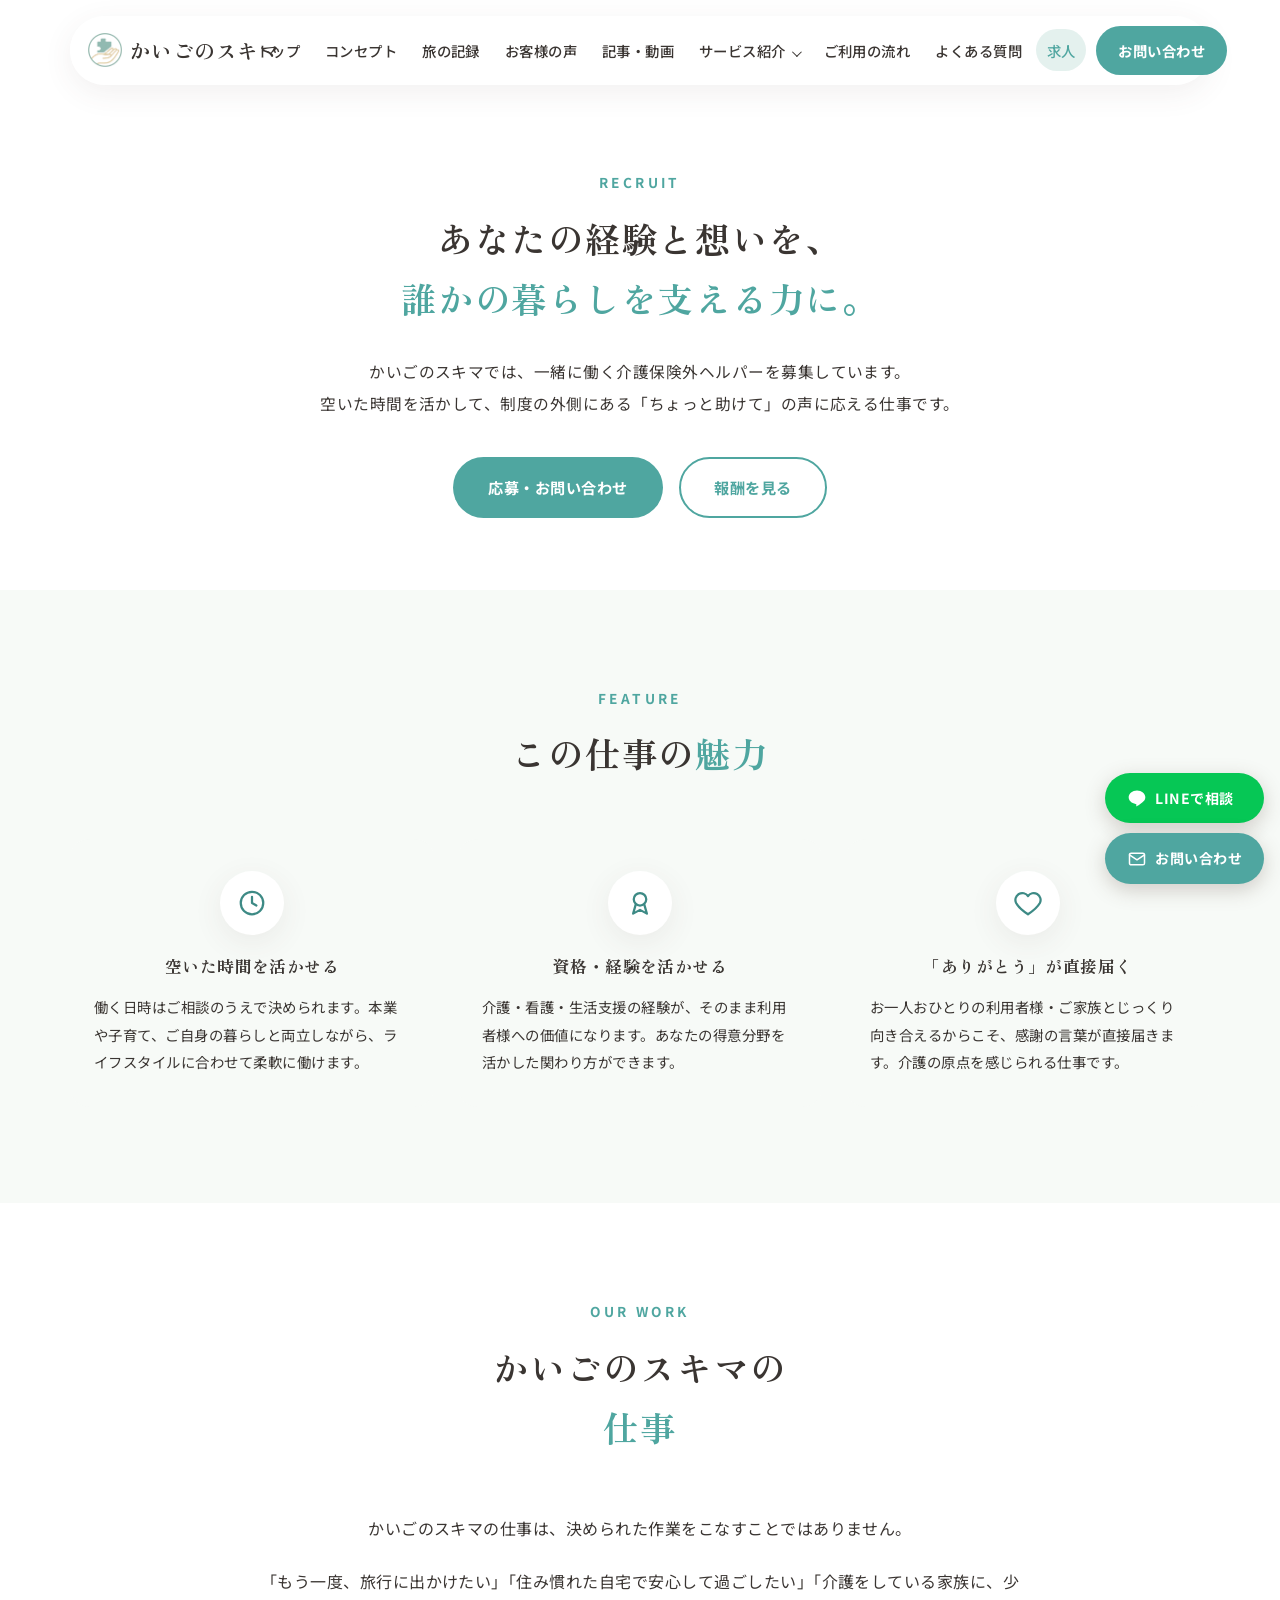
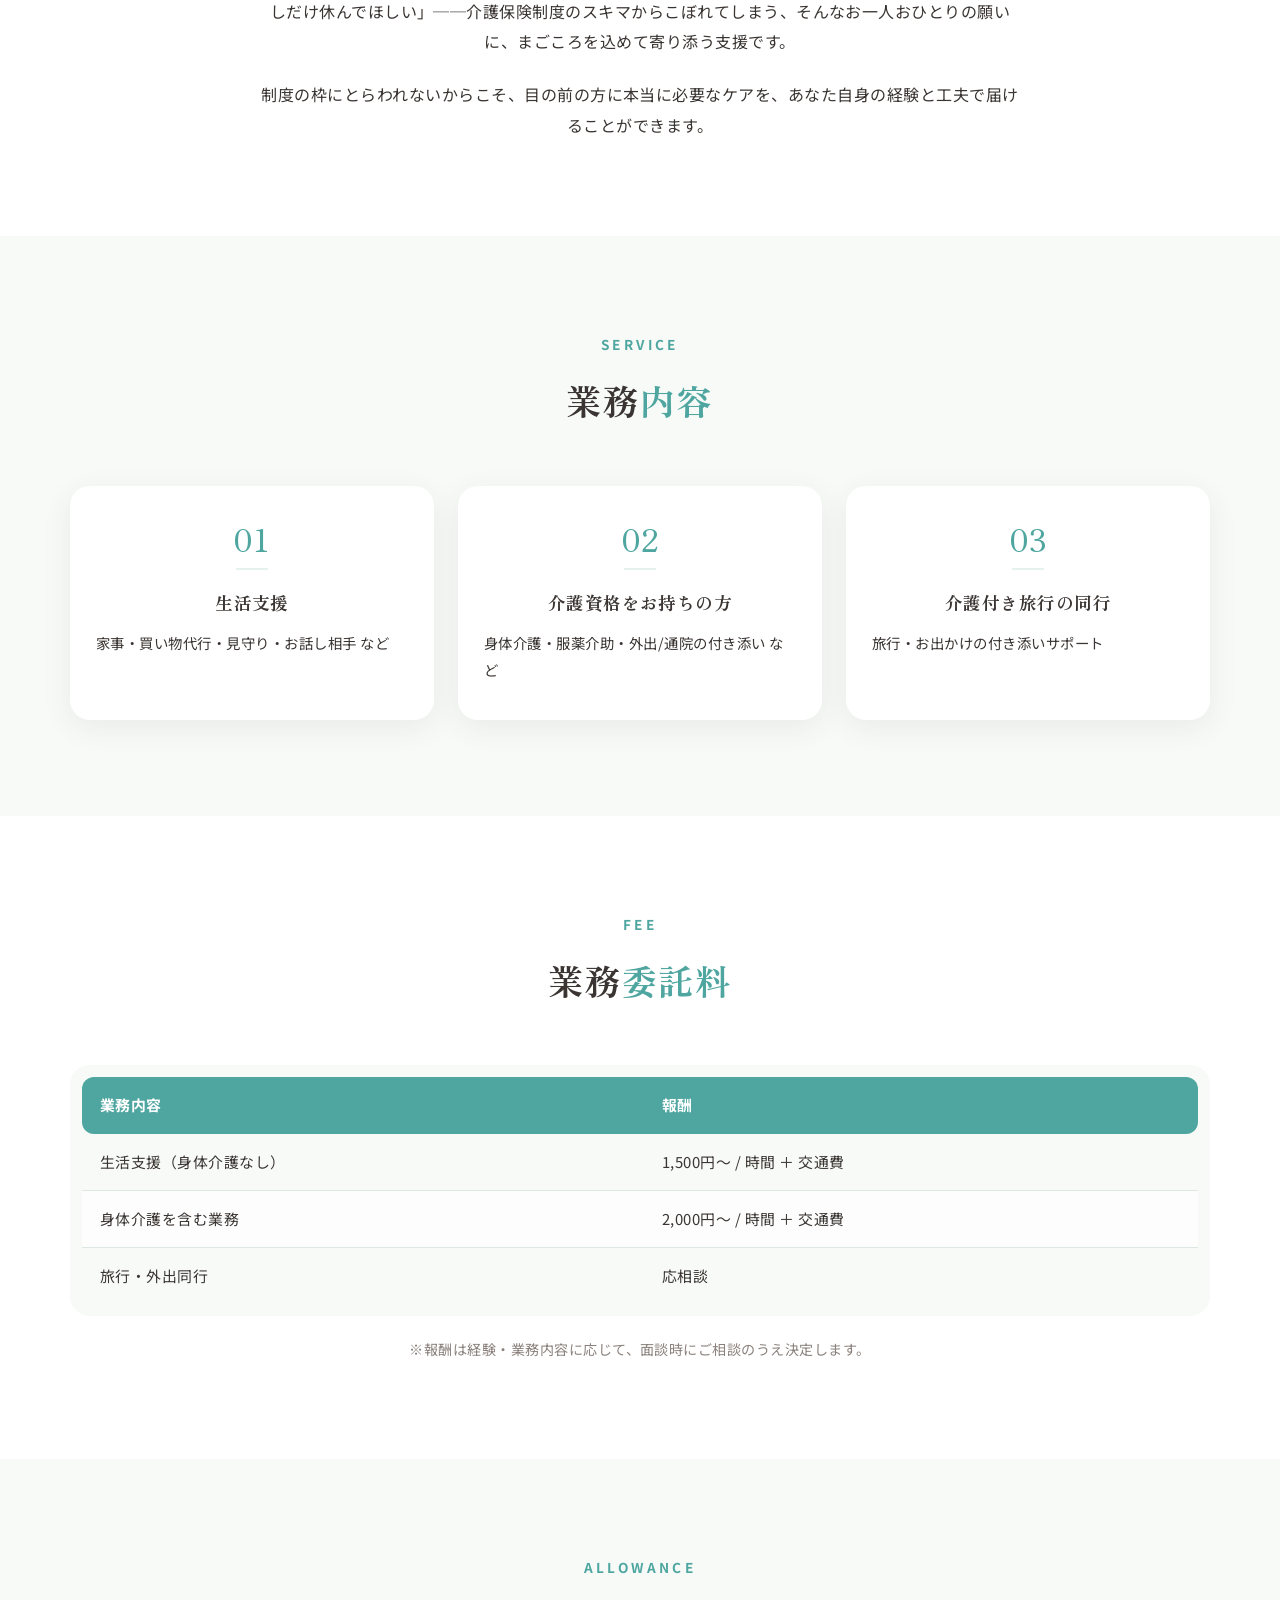
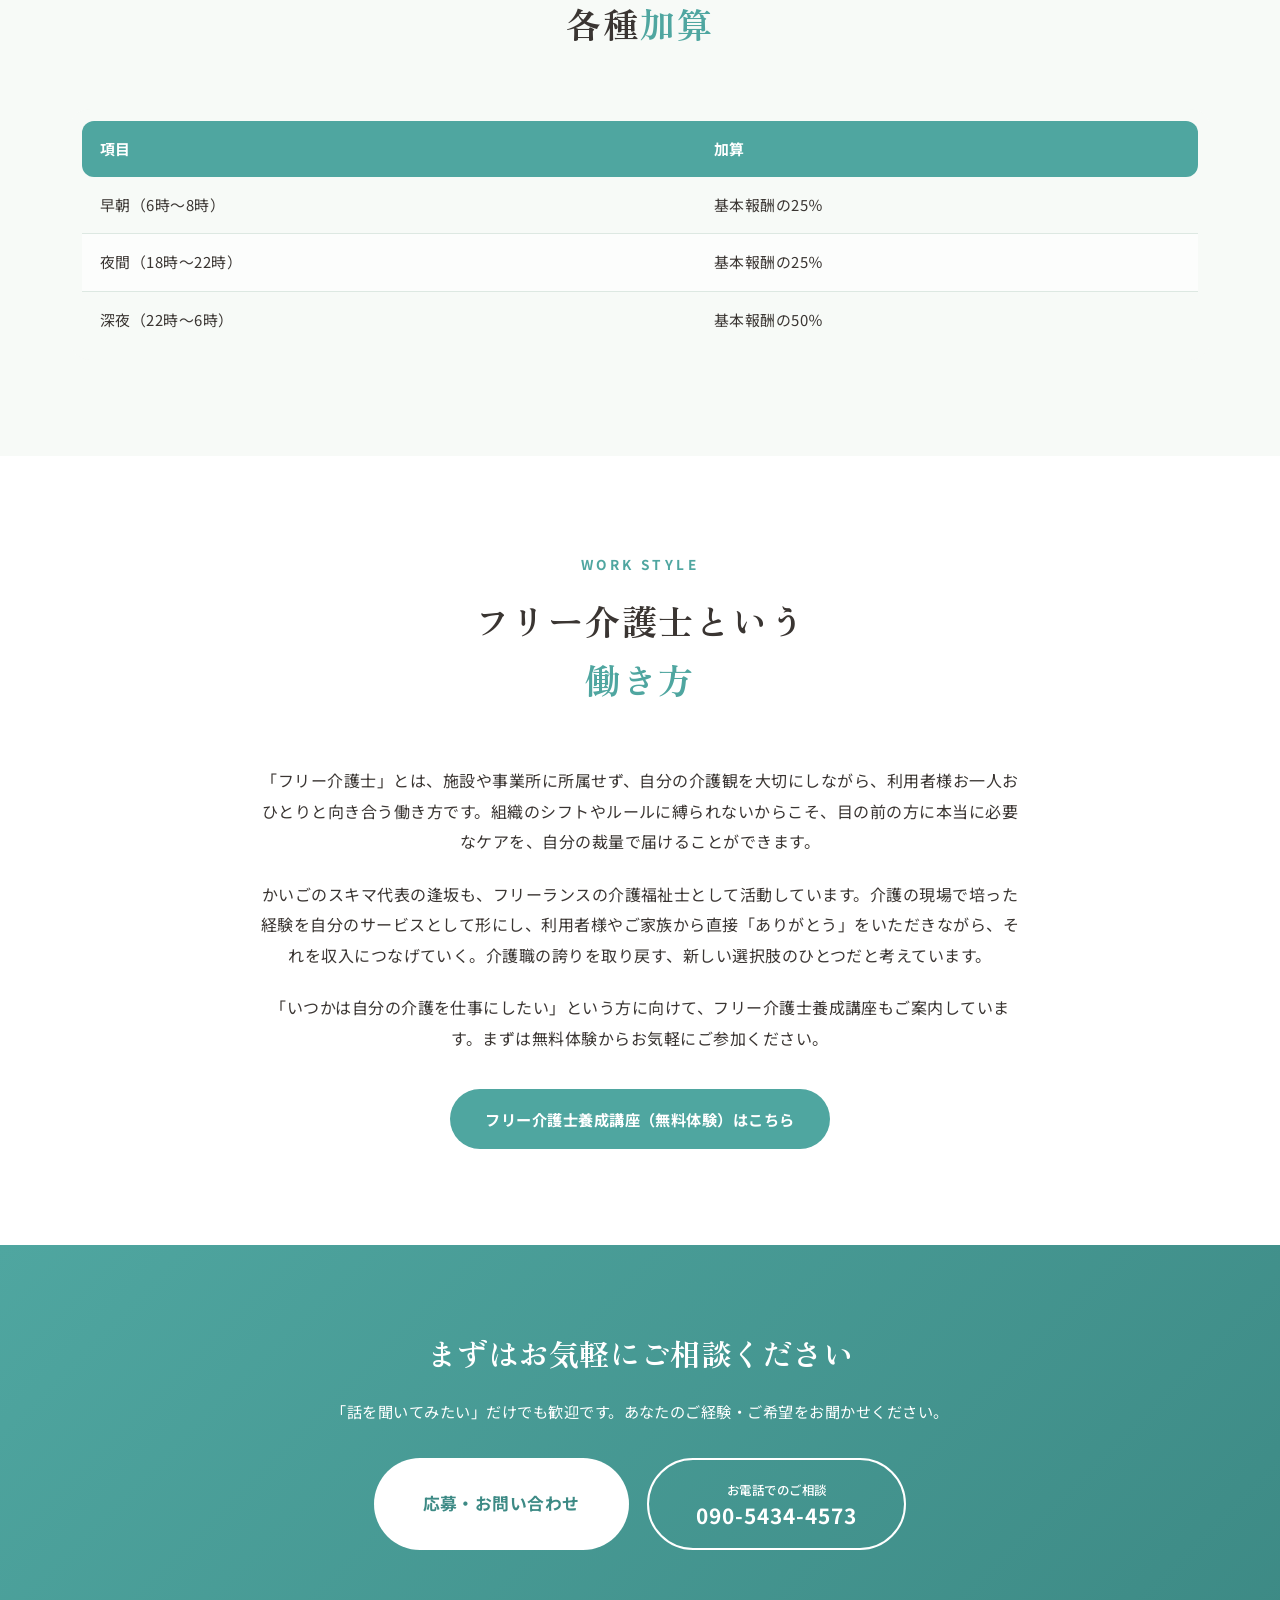
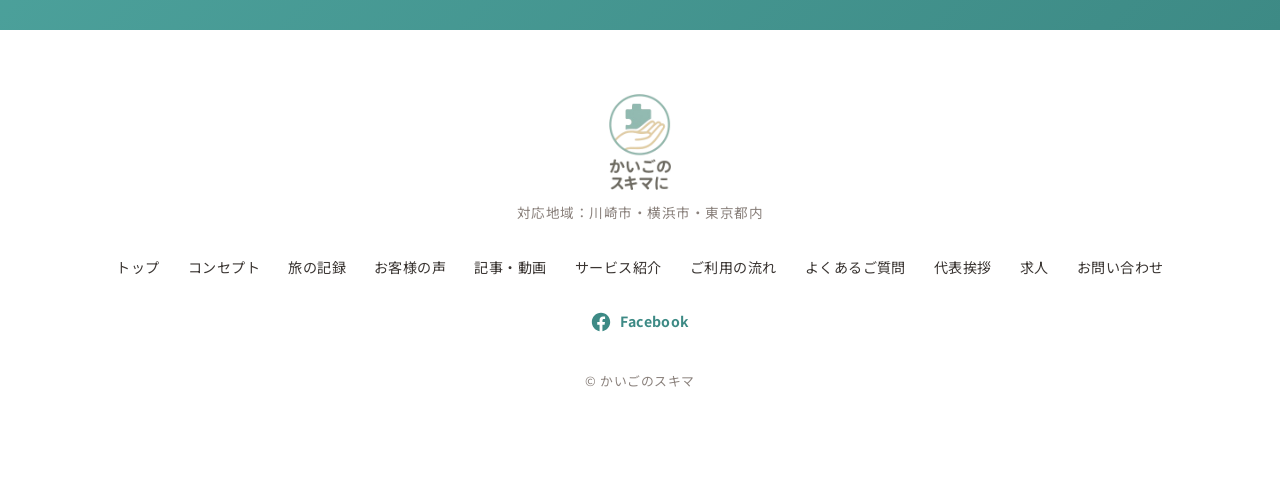
<file: recruit.html>
<!DOCTYPE html>
<html lang="ja">
<head>
  <meta charset="UTF-8">
  <meta name="viewport" content="width=device-width, initial-scale=1.0">
  <title>求人・介護保険外ヘルパー募集｜かいごのスキマ</title>
  <meta name="description" content="保険外介護サービス「かいごのスキマ」では、一緒に働く介護保険外ヘルパーを募集しています。空いた時間を活かして、制度の外側の「ちょっと助けて」に応える仕事です。フリー介護士という新しい働き方もご紹介。川崎市・横浜市・東京都内。">

  <!-- Google Fonts: 見出し用の明朝体(Zen Old Mincho)と本文用(Noto Sans JP) -->
  <link rel="preconnect" href="https://fonts.googleapis.com">
  <link rel="preconnect" href="https://fonts.gstatic.com" crossorigin>
  <link href="https://fonts.googleapis.com/css2?family=Noto+Sans+JP:wght@400;500;700&family=Zen+Old+Mincho:wght@500;600;700&display=swap" rel="stylesheet">

  <!-- ▼確認用のページです。Googleなどの検索結果に出さない設定。
       本番（kaigonosukima.com のトップ）に移すときは、この2行を必ず消してください -->
  <link rel="stylesheet" href="css/style.css">
</head>
<body id="top">

<!-- ============================================================
     HEADER(ナビゲーション)
     ▼メニューの文言を変えたいときはここを編集してください
     トップページの各セクションへは index.html#〜 でつながっています
============================================================ -->
<header class="header">
  <div class="header__inner">
    <!-- サイト名(テキストロゴ) -->
    <a href="index.html" class="header__logo">
      <img src="images/logo-mark.png" alt="" class="header__logo-mark" width="138" height="138">
      <span class="header__logo-text">かいごのスキマ</span>
    </a>

    <!-- ハンバーガーボタン(スマホ用) -->
    <button class="header__hamburger" id="hamburger" type="button" aria-label="メニューを開く" aria-expanded="false" aria-controls="globalNav">
      <span></span><span></span><span></span>
    </button>

    <nav class="header__nav" id="globalNav">
      <ul class="nav__list">
        <li><a href="index.html" class="nav__link">トップ</a></li>
        <li><a href="index.html#concept" class="nav__link">コンセプト</a></li>
        <li><a href="works.html" class="nav__link">旅の記録</a></li>
        <li><a href="index.html#voice" class="nav__link">お客様の声</a></li>
        <li><a href="media.html" class="nav__link">記事・動画</a></li>
        <!-- サービス紹介(ドロップダウン) -->
        <li class="nav__item--dropdown">
          <a href="index.html#service" class="nav__link nav__link--dropdown">サービス紹介<span class="nav__arrow" aria-hidden="true"></span></a>
          <ul class="nav__dropdown">
            <li><a href="index.html#service-travel">介護付き旅行サービス</a></li>
            <li><a href="index.html#service-homecare">訪問介護サービス</a></li>
            <li><a href="index.html#service-hospital">病院への付き添いサービス</a></li>
            <li><a href="index.html#service-wedding">結婚式付き添いサービス</a></li>
          </ul>
        </li>
        <li><a href="index.html#flow" class="nav__link">ご利用の流れ</a></li>
        <li><a href="index.html#faq" class="nav__link">よくある質問</a></li>
        <li><a href="recruit.html" class="nav__link is-current" aria-current="page">求人</a></li>
        <li class="nav__cta"><a href="index.html#contact" class="btn btn--accent btn--nav">お問い合わせ</a></li>
      </ul>
    </nav>
  </div>
</header>

<main>

<!-- ============================================================
     ページヒーロー(求人)
     ▼見出し・リード文はここを編集してください
============================================================ -->
<section class="page-hero" id="recruit-hero">
  <div class="section__inner fade-in">
    <p class="section__label">RECRUIT</p>
    <h1 class="section__title">
      <span>あなたの経験と想いを、</span><br>
      <span class="section__title-accent">誰かの暮らしを支える力に。</span>
    </h1>
    <p class="page-hero__lead">
      かいごのスキマでは、一緒に働く介護保険外ヘルパーを募集しています。<br>
      空いた時間を活かして、制度の外側にある「ちょっと助けて」の声に応える仕事です。
    </p>
    <div class="page-hero__buttons">
      <a href="index.html#contact" class="btn btn--accent">応募・お問い合わせ</a>
      <a href="#fee" class="btn btn--outline">報酬を見る</a>
    </div>
  </div>
</section>

<!-- ============================================================
     FEATURE(この仕事の魅力 3つ)
     ▼各カードの文言はここを編集してください
============================================================ -->
<section class="section" id="recruit-feature">
  <div class="section__inner">
    <div class="section__head fade-in">
      <p class="section__label">FEATURE</p>
      <h2 class="section__title">
        <span>この仕事の</span><span class="section__title-accent">魅力</span>
      </h2>
    </div>
    <div class="about__features about__features--3col">
      <div class="feature-card fade-in">
        <span class="feature-card__icon" aria-hidden="true">
          <!-- 時計アイコン -->
          <svg viewBox="0 0 24 24" fill="none" stroke="currentColor" stroke-width="1.8" stroke-linecap="round" stroke-linejoin="round"><circle cx="12" cy="12" r="9"/><path d="M12 7v5l3.5 2"/></svg>
        </span>
        <h3 class="feature-card__title">空いた時間を活かせる</h3>
        <p class="feature-card__text">働く日時はご相談のうえで決められます。本業や子育て、ご自身の暮らしと両立しながら、ライフスタイルに合わせて柔軟に働けます。</p>
      </div>
      <div class="feature-card fade-in">
        <span class="feature-card__icon" aria-hidden="true">
          <!-- バッジ(資格)アイコン -->
          <svg viewBox="0 0 24 24" fill="none" stroke="currentColor" stroke-width="1.8" stroke-linecap="round" stroke-linejoin="round"><circle cx="12" cy="9" r="5"/><path d="m8.5 13.5-2 7 5.5-3 5.5 3-2-7"/></svg>
        </span>
        <h3 class="feature-card__title">資格・経験を活かせる</h3>
        <p class="feature-card__text">介護・看護・生活支援の経験が、そのまま利用者様への価値になります。あなたの得意分野を活かした関わり方ができます。</p>
      </div>
      <div class="feature-card fade-in">
        <span class="feature-card__icon" aria-hidden="true">
          <!-- ハートアイコン -->
          <svg viewBox="0 0 24 24" fill="none" stroke="currentColor" stroke-width="1.8" stroke-linecap="round" stroke-linejoin="round"><path d="M12 21s-7-4.6-9.5-9A5.5 5.5 0 0 1 12 6.5 5.5 5.5 0 0 1 21.5 12C19 16.4 12 21 12 21z"/></svg>
        </span>
        <h3 class="feature-card__title">「ありがとう」が直接届く</h3>
        <p class="feature-card__text">お一人おひとりの利用者様・ご家族とじっくり向き合えるからこそ、感謝の言葉が直接届きます。介護の原点を感じられる仕事です。</p>
      </div>
    </div>
  </div>
</section>

<!-- ============================================================
     OUR WORK(かいごのスキマの仕事)
     ▼紹介文はここを編集してください
============================================================ -->
<section class="section section--white" id="recruit-work">
  <div class="section__inner">
    <div class="section__head fade-in">
      <p class="section__label">OUR WORK</p>
      <h2 class="section__title">
        <span>かいごのスキマの</span><br>
        <span class="section__title-accent">仕事</span>
      </h2>
    </div>
    <div class="about__lead fade-in">
      <p>かいごのスキマの仕事は、決められた作業をこなすことではありません。</p>
      <p>「もう一度、旅行に出かけたい」「住み慣れた自宅で安心して過ごしたい」「介護をしている家族に、少しだけ休んでほしい」──介護保険制度のスキマからこぼれてしまう、そんなお一人おひとりの願いに、まごころを込めて寄り添う支援です。</p>
      <p>制度の枠にとらわれないからこそ、目の前の方に本当に必要なケアを、あなた自身の経験と工夫で届けることができます。</p>
    </div>
  </div>
</section>

<!-- ============================================================
     SERVICE(業務内容)
     ▼業務内容はここを編集してください
============================================================ -->
<section class="section" id="recruit-service">
  <div class="section__inner">
    <div class="section__head fade-in">
      <p class="section__label">SERVICE</p>
      <h2 class="section__title">
        <span>業務</span><span class="section__title-accent">内容</span>
      </h2>
    </div>
    <ol class="flow__list flow__list--3col">
      <li class="flow-step fade-in">
        <span class="flow-step__num">01</span>
        <h3 class="flow-step__title">生活支援</h3>
        <p class="flow-step__text">家事・買い物代行・見守り・お話し相手 など</p>
      </li>
      <li class="flow-step fade-in">
        <span class="flow-step__num">02</span>
        <h3 class="flow-step__title">介護資格をお持ちの方</h3>
        <p class="flow-step__text">身体介護・服薬介助・外出/通院の付き添い など</p>
      </li>
      <li class="flow-step fade-in">
        <span class="flow-step__num">03</span>
        <h3 class="flow-step__title">介護付き旅行の同行</h3>
        <p class="flow-step__text">旅行・お出かけの付き添いサポート</p>
      </li>
    </ol>
  </div>
</section>

<!-- ============================================================
     FEE(業務委託料)
     ▼報酬を変更するときはここを編集してください
     ※このセクションの金額はすべて仮の数値です。要確認
============================================================ -->
<section class="section section--white" id="fee">
  <div class="section__inner">
    <div class="section__head fade-in">
      <p class="section__label">FEE</p>
      <h2 class="section__title">
        <span>業務</span><span class="section__title-accent">委託料</span>
      </h2>
    </div>
    <div class="price__table-wrap fade-in">
      <table class="price__table">
        <thead>
          <tr><th>業務内容</th><th>報酬</th></tr>
        </thead>
        <tbody>
          <tr><td>生活支援（身体介護なし）</td><td>1,500円〜 / 時間 ＋ 交通費<!-- ※仮の数値です。要確認 --></td></tr>
          <tr><td>身体介護を含む業務</td><td>2,000円〜 / 時間 ＋ 交通費<!-- ※仮の数値です。要確認 --></td></tr>
          <tr><td>旅行・外出同行</td><td>応相談</td></tr>
        </tbody>
      </table>
    </div>
    <p class="price__note fade-in">※報酬は経験・業務内容に応じて、面談時にご相談のうえ決定します。</p>
  </div>
</section>

<!-- ============================================================
     ALLOWANCE(各種加算)
     ▼加算を変更するときはここを編集してください
     ※このセクションの数値はすべて仮の数値です。要確認
============================================================ -->
<section class="section" id="allowance">
  <div class="section__inner">
    <div class="section__head fade-in">
      <p class="section__label">ALLOWANCE</p>
      <h2 class="section__title">
        <span>各種</span><span class="section__title-accent">加算</span>
      </h2>
    </div>
    <div class="price__table-wrap fade-in">
      <table class="price__table">
        <thead>
          <tr><th>項目</th><th>加算</th></tr>
        </thead>
        <tbody>
          <tr><td>早朝（6時〜8時）</td><td>基本報酬の25％<!-- ※仮の数値です。要確認 --></td></tr>
          <tr><td>夜間（18時〜22時）</td><td>基本報酬の25％<!-- ※仮の数値です。要確認 --></td></tr>
          <tr><td>深夜（22時〜6時）</td><td>基本報酬の50％<!-- ※仮の数値です。要確認 --></td></tr>
        </tbody>
      </table>
    </div>
  </div>
</section>

<!-- ============================================================
     WORK STYLE(フリー介護士という働き方)
     ▼紹介文・リンク先はここを編集してください
============================================================ -->
<section class="section section--white" id="freestyle">
  <div class="section__inner">
    <div class="section__head fade-in">
      <p class="section__label">WORK STYLE</p>
      <h2 class="section__title">
        <span>フリー介護士という</span><br>
        <span class="section__title-accent">働き方</span>
      </h2>
    </div>
    <div class="about__lead fade-in">
      <p>「フリー介護士」とは、施設や事業所に所属せず、自分の介護観を大切にしながら、利用者様お一人おひとりと向き合う働き方です。組織のシフトやルールに縛られないからこそ、目の前の方に本当に必要なケアを、自分の裁量で届けることができます。</p>
      <p>かいごのスキマ代表の逢坂も、フリーランスの介護福祉士として活動しています。介護の現場で培った経験を自分のサービスとして形にし、利用者様やご家族から直接「ありがとう」をいただきながら、それを収入につなげていく。介護職の誇りを取り戻す、新しい選択肢のひとつだと考えています。</p>
      <p>「いつかは自分の介護を仕事にしたい」という方に向けて、フリー介護士養成講座もご案内しています。まずは無料体験からお気軽にご参加ください。</p>
    </div>
    <div class="page-hero__buttons fade-in">
      <a href="https://shimoyama.biz/free_kaigoshi_apply/" class="btn btn--accent" target="_blank" rel="noopener">フリー介護士養成講座（無料体験）はこちら</a>
    </div>
  </div>
</section>

<!-- ============================================================
     CTAバンド(応募・お電話)
     ▼電話番号・リンクを変更するときはここを編集してください
============================================================ -->
<section class="cta-band" id="recruit-cta">
  <div class="cta-band__inner fade-in">
    <h2 class="cta-band__title">まずはお気軽にご相談ください</h2>
    <p class="cta-band__text">「話を聞いてみたい」だけでも歓迎です。あなたのご経験・ご希望をお聞かせください。</p>
    <div class="cta-band__buttons">
      <a href="index.html#contact" class="btn btn--white btn--large">応募・お問い合わせ</a>
      <a href="tel:09054344573" class="btn btn--outline-white btn--large">
        <span class="cta-band__tel-label">お電話でのご相談</span>
        <span class="cta-band__tel-number">090-5434-4573</span>
      </a>
    </div>
  </div>
</section>

</main>

<!-- ============================================================
     FOOTER(フッター)
     ▼フッターのメニュー・リンクはここを編集してください
============================================================ -->
<footer class="footer">
  <div class="footer__inner">
    <p class="footer__logo">
      <img src="images/logo.png" alt="かいごのスキマ" class="footer__logo-img" width="140" height="216">
    </p>
    <p class="footer__area">対応地域：川崎市・横浜市・東京都内</p>
    <nav class="footer__nav" aria-label="フッターメニュー">
      <a href="index.html">トップ</a>
      <a href="index.html#concept">コンセプト</a>
      <a href="works.html">旅の記録</a>
      <a href="index.html#voice">お客様の声</a>
      <a href="media.html">記事・動画</a>
      <a href="index.html#service">サービス紹介</a>
      <a href="index.html#flow">ご利用の流れ</a>
      <a href="index.html#faq">よくあるご質問</a>
      <a href="index.html#message">代表挨拶</a>
      <a href="recruit.html">求人</a>
      <a href="index.html#contact">お問い合わせ</a>
    </nav>
    <!-- Facebookリンク -->
    <a href="https://www.facebook.com/tadashi.osaka.9" class="footer__sns" target="_blank" rel="noopener noreferrer" aria-label="Facebook">
      <svg viewBox="0 0 24 24" fill="currentColor" aria-hidden="true"><path d="M22 12.06C22 6.5 17.52 2 12 2S2 6.5 2 12.06c0 5.02 3.66 9.18 8.44 9.94v-7.03H7.9v-2.9h2.54V9.85c0-2.52 1.5-3.92 3.78-3.92 1.1 0 2.24.2 2.24.2v2.47H15.2c-1.24 0-1.63.78-1.63 1.57v1.88h2.78l-.45 2.9h-2.33V22c4.78-.76 8.44-4.92 8.44-9.94Z"/></svg>
      <span>Facebook</span>
    </a>
    <p class="footer__copy">&copy; かいごのスキマ</p>
  </div>
</footer>

<!-- ============================================================
     右下の固定フローティングボタン
     ▼「LINEで相談」を使う場合は、下の href="#recruit-cta" を
     あなたのLINE公式アカウントのURL(https://lin.ee/〜)に
     書き換えてください ※現在は仮リンク(ページ下部のご相談バンドに移動)です
============================================================ -->
<div class="floating-cta">
  <!-- ※仮文言・仮リンク: LINE公式アカウント開設後にURLを差し替えてください -->
  <a href="#recruit-cta" class="floating-cta__btn floating-cta__btn--line">
    <svg viewBox="0 0 24 24" fill="currentColor" aria-hidden="true"><path d="M12 3C6.48 3 2 6.64 2 11.1c0 3.99 3.54 7.33 8.32 7.97.32.07.77.21.88.49.1.25.07.65.03.9l-.14.86c-.04.25-.2 1 .87.54 1.07-.45 5.77-3.4 7.87-5.82C21.28 14.5 22 12.9 22 11.1 22 6.64 17.52 3 12 3z"/></svg>
    <span>LINEで相談</span>
  </a>
  <a href="index.html#contact" class="floating-cta__btn floating-cta__btn--contact">
    <svg viewBox="0 0 24 24" fill="none" stroke="currentColor" stroke-width="1.8" stroke-linecap="round" stroke-linejoin="round" aria-hidden="true"><rect x="3" y="5" width="18" height="14" rx="2"/><path d="m3 7 9 6 9-6"/></svg>
    <span>お問い合わせ</span>
  </a>
</div>

<script src="js/script.js"></script>
</body>
</html>
</file>
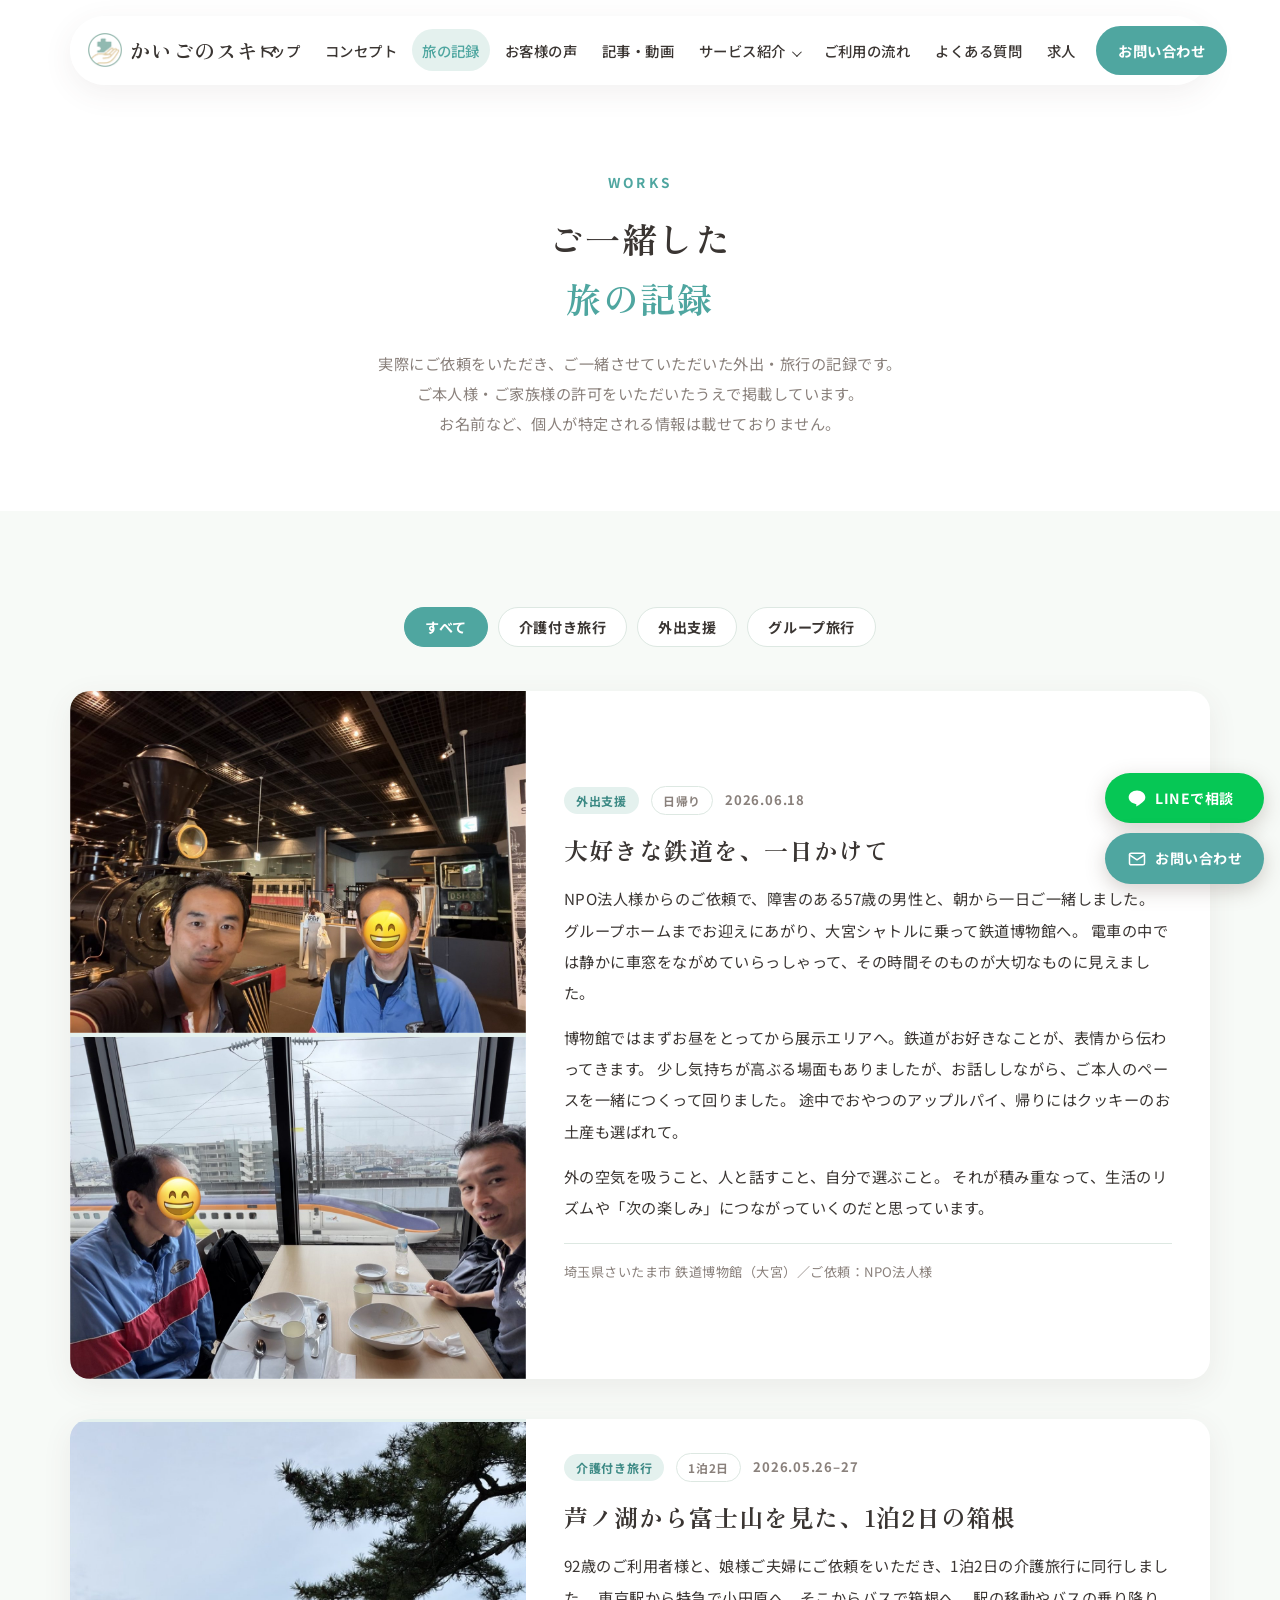
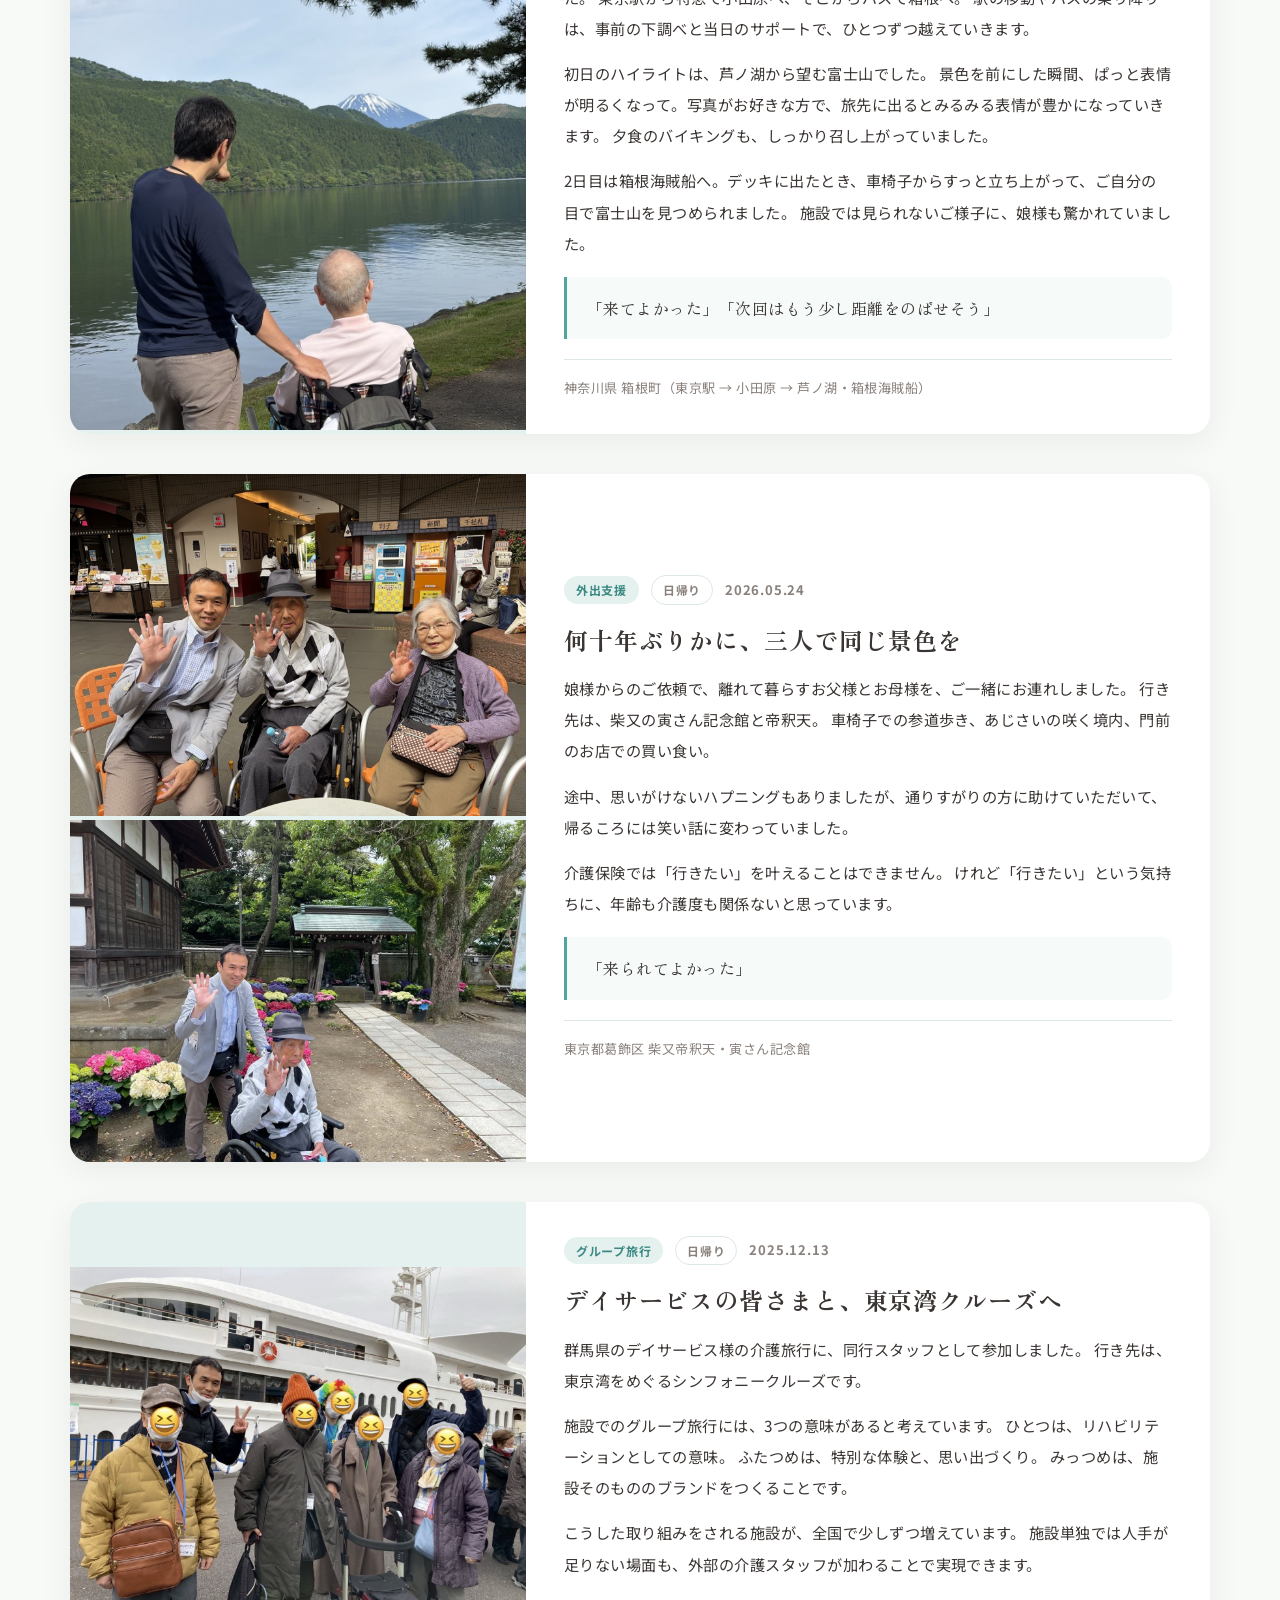
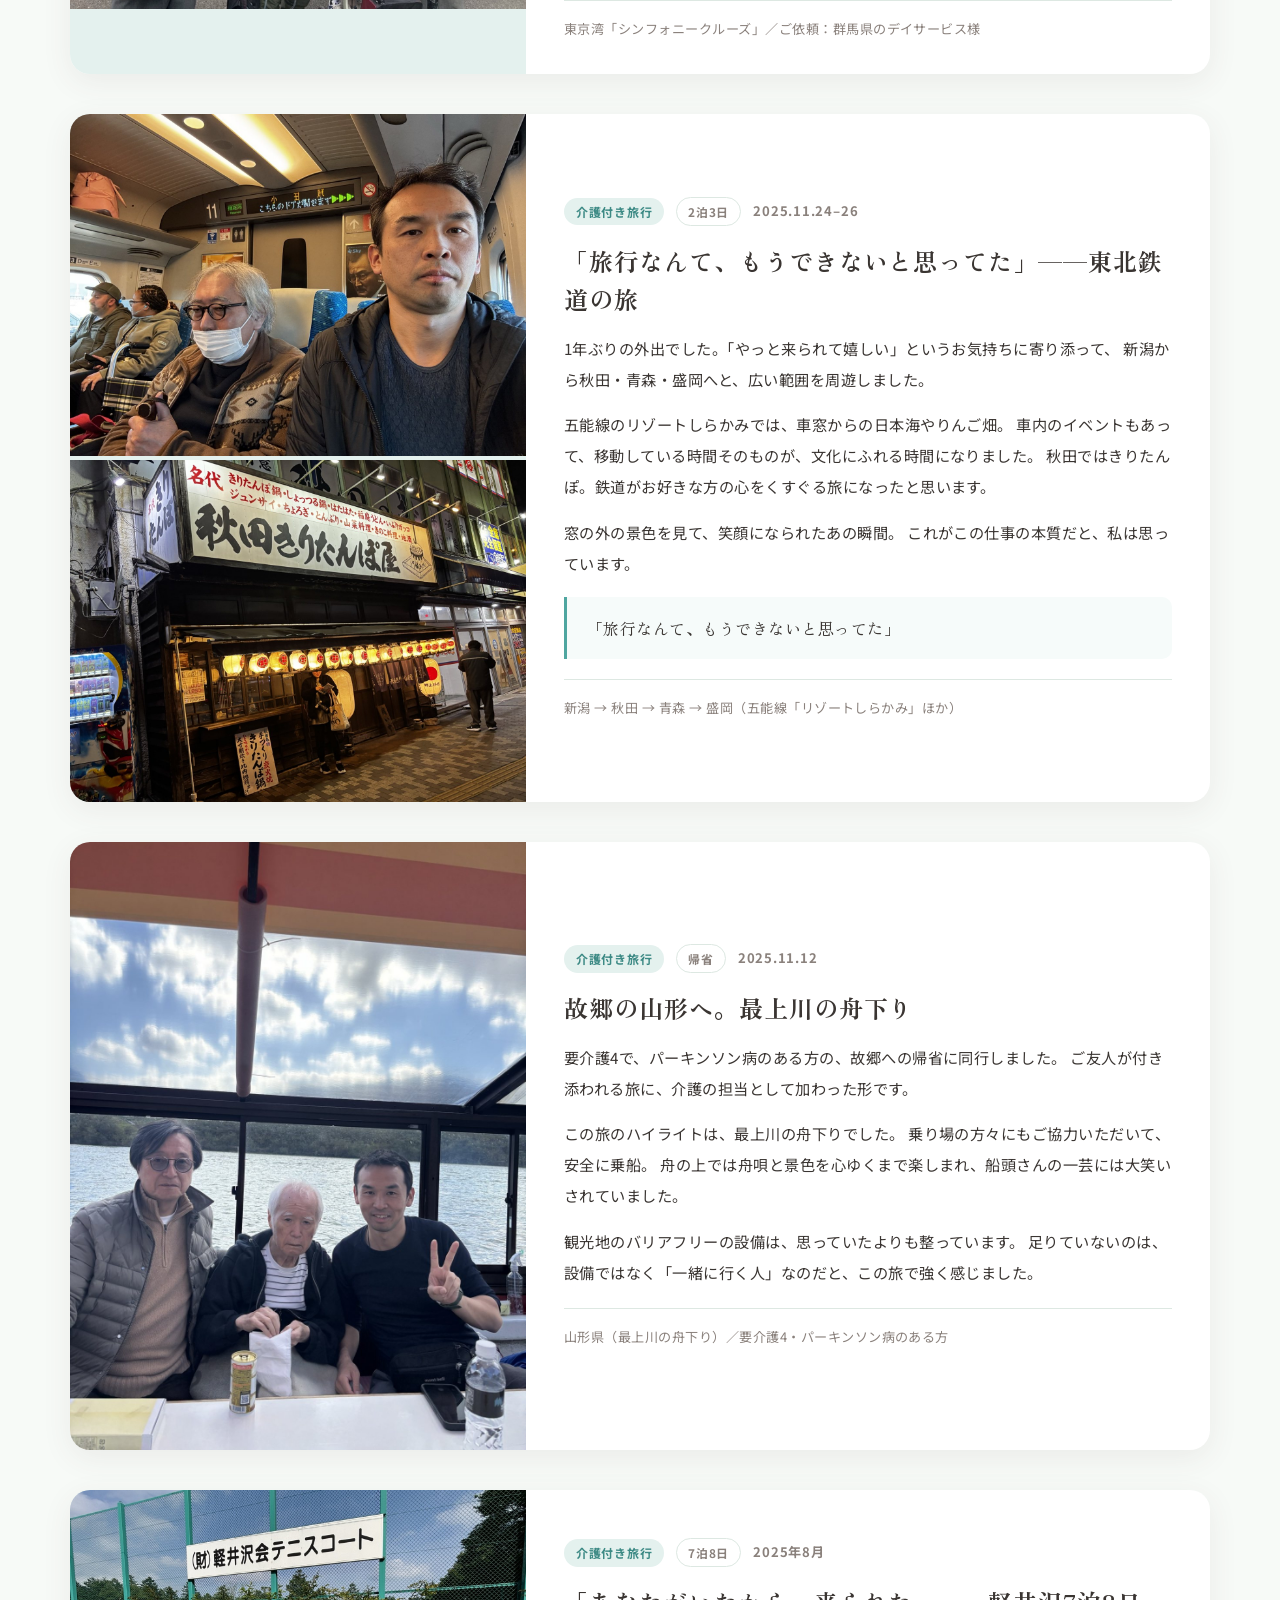
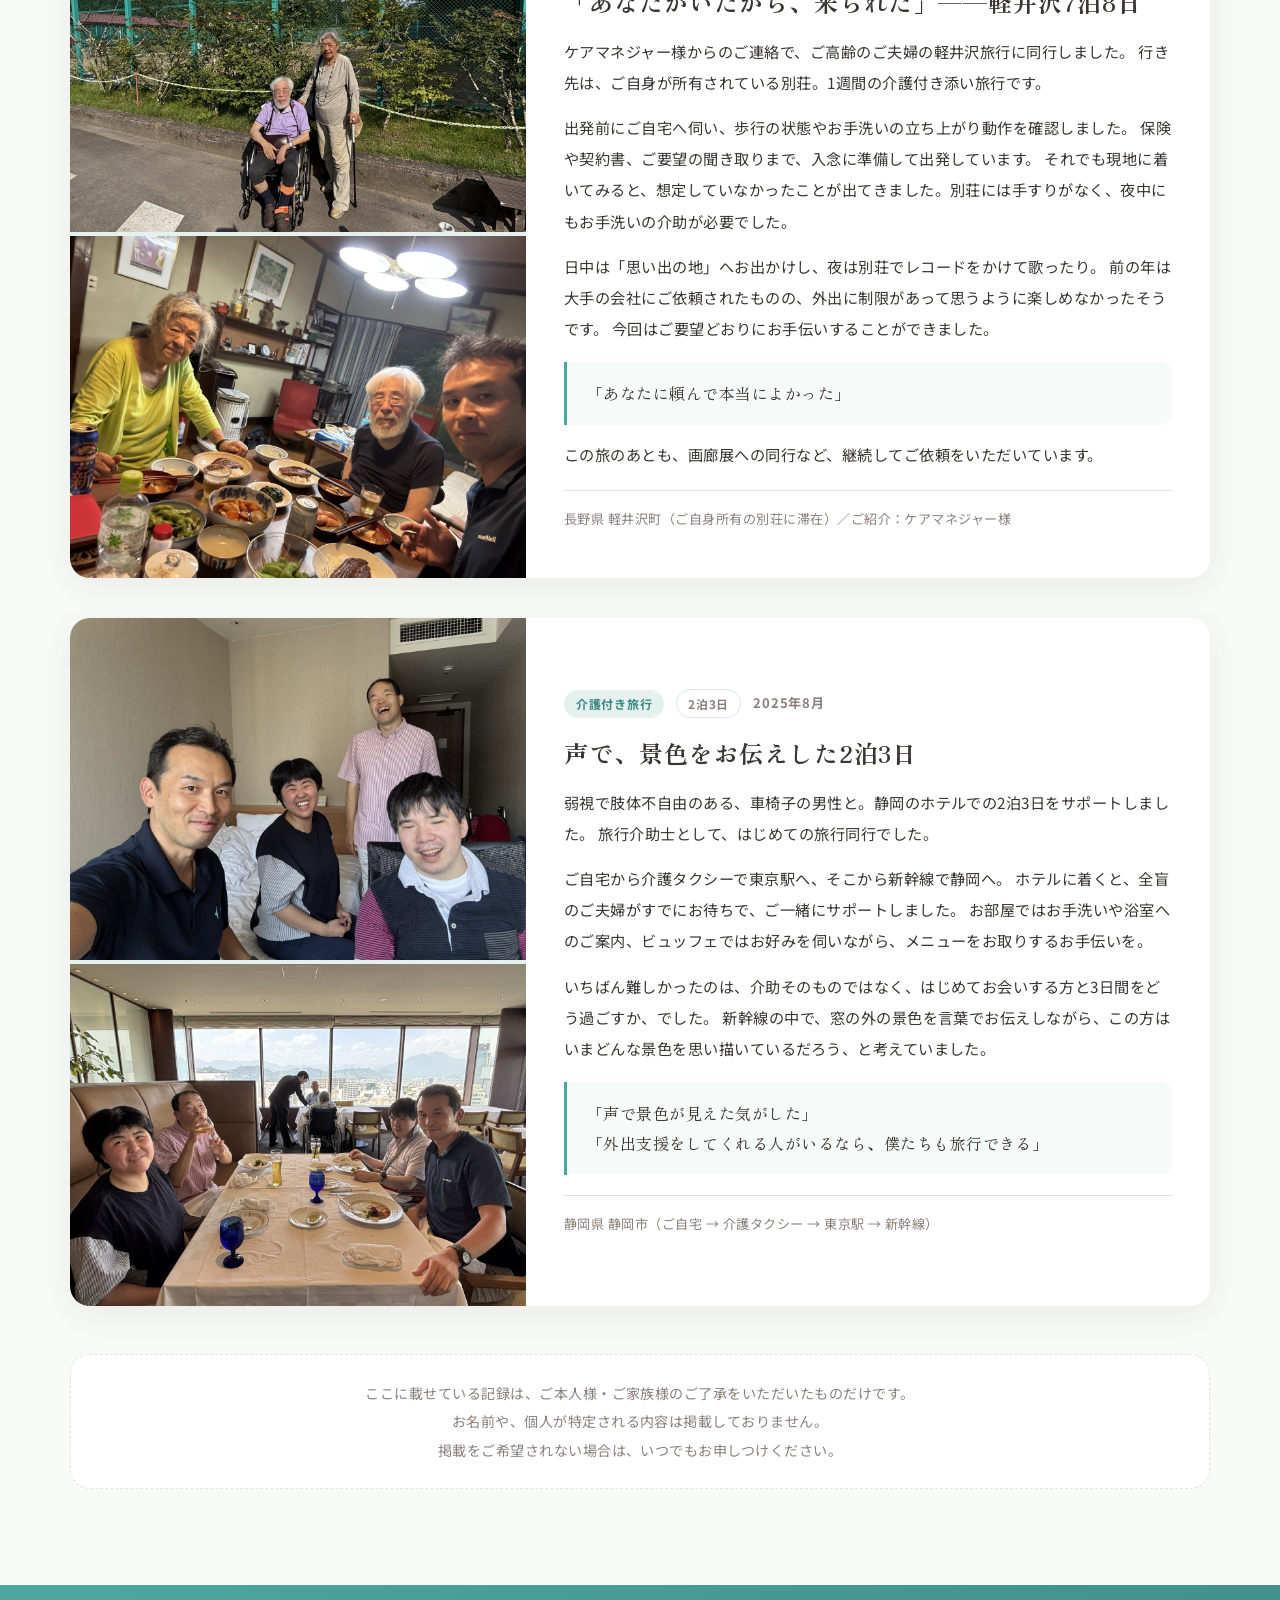
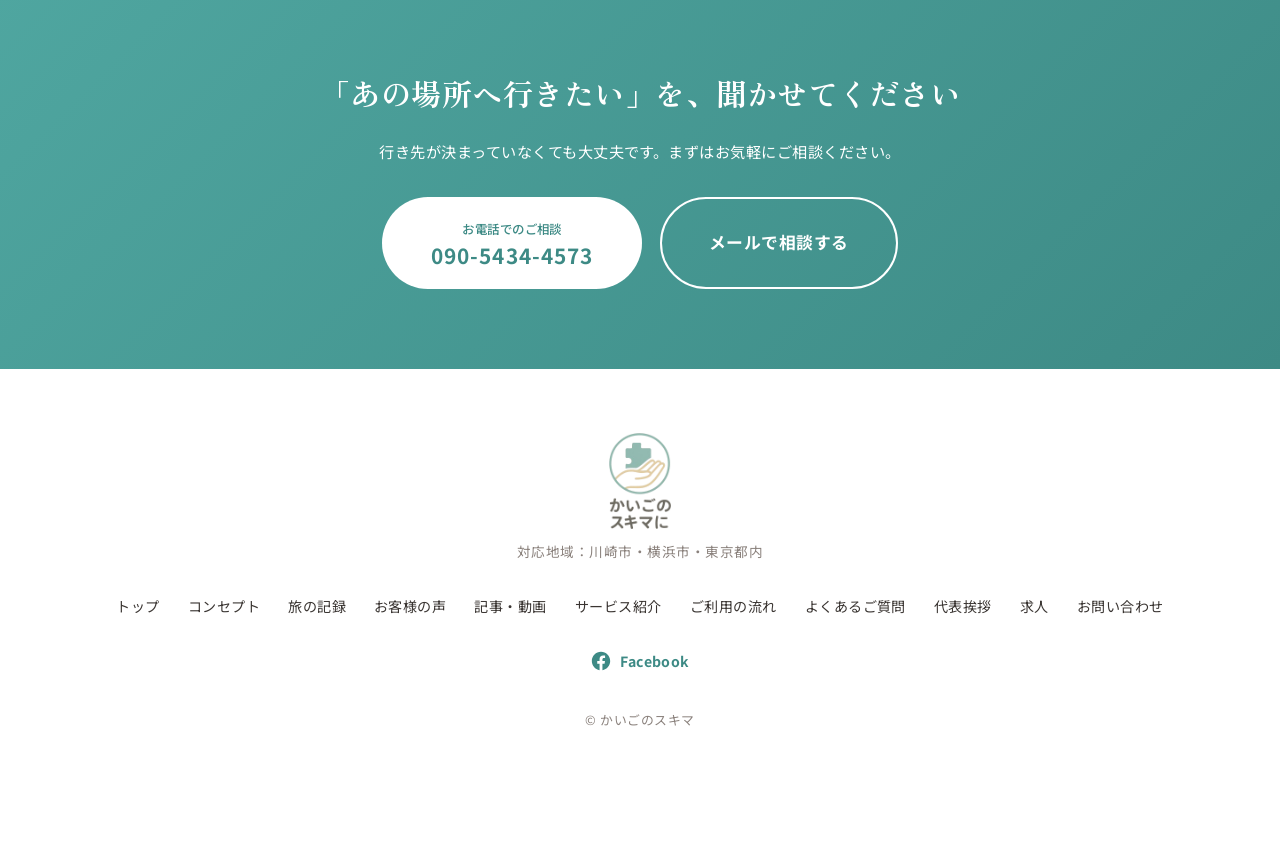
<file: works.html>
<!DOCTYPE html>
<html lang="ja">
<head>
  <meta charset="UTF-8">
  <meta name="viewport" content="width=device-width, initial-scale=1.0">
  <title>旅の記録｜かいごのスキマ（保険外介護サービス）</title>
  <meta name="description" content="保険外介護サービス「かいごのスキマ」が実際にご一緒させていただいた、外出支援・介護付き旅行の記録です。箱根への1泊2日の介護旅行、柴又へのお出かけ、鉄道博物館への外出支援など。川崎市・横浜市・東京都内に対応。">

  <!-- Google Fonts: 見出し用の明朝体(Zen Old Mincho)と本文用(Noto Sans JP) -->
  <link rel="preconnect" href="https://fonts.googleapis.com">
  <link rel="preconnect" href="https://fonts.gstatic.com" crossorigin>
  <link href="https://fonts.googleapis.com/css2?family=Noto+Sans+JP:wght@400;500;700&family=Zen+Old+Mincho:wght@500;600;700&display=swap" rel="stylesheet">

  <!-- ▼確認用のページです。Googleなどの検索結果に出さない設定。
       本番（kaigonosukima.com のトップ）に移すときは、この2行を必ず消してください -->
  <link rel="stylesheet" href="css/style.css">
</head>
<body id="top">

<!-- ============================================================
     HEADER(ナビゲーション)
============================================================ -->
<header class="header">
  <div class="header__inner">
    <a href="index.html" class="header__logo">
      <img src="images/logo-mark.png" alt="" class="header__logo-mark" width="138" height="138">
      <span class="header__logo-text">かいごのスキマ</span>
    </a>

    <button class="header__hamburger" id="hamburger" type="button" aria-label="メニューを開く" aria-expanded="false" aria-controls="globalNav">
      <span></span><span></span><span></span>
    </button>

    <nav class="header__nav" id="globalNav">
      <ul class="nav__list">
        <li><a href="index.html" class="nav__link">トップ</a></li>
        <li><a href="index.html#concept" class="nav__link">コンセプト</a></li>
        <li><a href="works.html" class="nav__link is-current" aria-current="page">旅の記録</a></li>
        <li><a href="index.html#voice" class="nav__link">お客様の声</a></li>
        <li><a href="media.html" class="nav__link">記事・動画</a></li>
        <!-- サービス紹介(ドロップダウン) -->
        <li class="nav__item--dropdown">
          <a href="index.html#service" class="nav__link nav__link--dropdown">サービス紹介<span class="nav__arrow" aria-hidden="true"></span></a>
          <ul class="nav__dropdown">
            <li><a href="index.html#service-travel">介護付き旅行サービス</a></li>
            <li><a href="index.html#service-homecare">訪問介護サービス</a></li>
            <li><a href="index.html#service-hospital">病院への付き添いサービス</a></li>
            <li><a href="index.html#service-wedding">結婚式付き添いサービス</a></li>
          </ul>
        </li>
        <li><a href="index.html#flow" class="nav__link">ご利用の流れ</a></li>
        <li><a href="index.html#faq" class="nav__link">よくある質問</a></li>
        <li><a href="recruit.html" class="nav__link">求人</a></li>
        <li class="nav__cta"><a href="index.html#contact" class="btn btn--accent btn--nav">お問い合わせ</a></li>
      </ul>
    </nav>
  </div>
</header>

<main>

<!-- ============================================================
     ページヒーロー(旅の記録)
============================================================ -->
<section class="page-hero" id="works-hero">
  <div class="section__inner fade-in">
    <p class="section__label">WORKS</p>
    <h1 class="section__title">
      <span>ご一緒した</span><br>
      <span class="section__title-accent">旅の記録</span>
    </h1>
    <p class="section__lead">実際にご依頼をいただき、ご一緒させていただいた外出・旅行の記録です。<br class="u-pc">ご本人様・ご家族様の許可をいただいたうえで掲載しています。<br class="u-pc">お名前など、個人が特定される情報は載せておりません。</p>
  </div>
</section>

<!-- ============================================================
     WORKS 一覧
     ▼記録を1件ふやすときは、下の <article class="work-entry"> を
       まるごとコピーして、新しい順に貼り、中身を書き換えます

       ・data-cat="travel"  → 介護付き旅行
       ・data-cat="outing"  → 外出支援
       ・data-cat="group"   → グループ旅行
         (上のしぼりこみボタンは、この data-cat を見て動いています)

       ・写真がまだないとき → images/works/photo-soon.svg を使います
       ・お客様の声がないときは <p class="work-entry__voice"> の行ごと消します
       ・日付がわからないときは <time> の行ごと消します
============================================================ -->
<section class="section">
  <div class="section__inner">

    <!-- しぼりこみボタン -->
    <div class="works__filter fade-in" role="group" aria-label="記録のしぼりこみ">
      <button type="button" class="works__filter-btn is-active" data-filter="all">すべて</button>
      <button type="button" class="works__filter-btn" data-filter="travel">介護付き旅行</button>
      <button type="button" class="works__filter-btn" data-filter="outing">外出支援</button>
      <button type="button" class="works__filter-btn" data-filter="group">グループ旅行</button>
    </div>

    <div class="works__list">

      <!-- ============ 鉄道博物館(2026.06.20) ============ -->
      <article class="work-entry fade-in" data-cat="outing">
        <div class="work-entry__photos">
          <img src="images/works/tetsudo-1.jpg" alt="鉄道博物館で蒸気機関車の展示をご覧になっている様子" loading="lazy">
          <img src="images/works/tetsudo-2.jpg" alt="新幹線が見える館内のお食事スペースでのお昼の様子" loading="lazy">
        </div>
        <div class="work-entry__body">
          <p class="work-card__meta">
            <span class="work-card__cat">外出支援</span>
            <span class="work-card__term">日帰り</span>
            <time class="work-card__date" datetime="2026-06-18">2026.06.18</time>
          </p>
          <h2 class="work-entry__title">大好きな鉄道を、一日かけて</h2>
          <p class="work-entry__text">
            NPO法人様からのご依頼で、障害のある57歳の男性と、朝から一日ご一緒しました。
            グループホームまでお迎えにあがり、大宮シャトルに乗って鉄道博物館へ。
            電車の中では静かに車窓をながめていらっしゃって、その時間そのものが大切なものに見えました。
          </p>
          <p class="work-entry__text">
            博物館ではまずお昼をとってから展示エリアへ。鉄道がお好きなことが、表情から伝わってきます。
            少し気持ちが高ぶる場面もありましたが、お話ししながら、ご本人のペースを一緒につくって回りました。
            途中でおやつのアップルパイ、帰りにはクッキーのお土産も選ばれて。
          </p>
          <p class="work-entry__text">
            外の空気を吸うこと、人と話すこと、自分で選ぶこと。
            それが積み重なって、生活のリズムや「次の楽しみ」につながっていくのだと思っています。
          </p>
          <p class="work-entry__place">埼玉県さいたま市 鉄道博物館（大宮）／ご依頼：NPO法人様</p>
        </div>
      </article>

      <!-- ============ 箱根 1泊2日(2026.05.26–27) ============ -->
      <article class="work-entry fade-in" data-cat="travel">
        <div class="work-entry__photos">
          <img src="images/works/hakone-fuji.jpg" alt="芦ノ湖のほとりから富士山をながめるご利用者様とスタッフ" loading="lazy">
        </div>
        <div class="work-entry__body">
          <p class="work-card__meta">
            <span class="work-card__cat">介護付き旅行</span>
            <span class="work-card__term">1泊2日</span>
            <time class="work-card__date" datetime="2026-05-26">2026.05.26–27</time>
          </p>
          <h2 class="work-entry__title">芦ノ湖から富士山を見た、1泊2日の箱根</h2>
          <p class="work-entry__text">
            92歳のご利用者様と、娘様ご夫婦にご依頼をいただき、1泊2日の介護旅行に同行しました。
            東京駅から特急で小田原へ、そこからバスで箱根へ。
            駅の移動やバスの乗り降りは、事前の下調べと当日のサポートで、ひとつずつ越えていきます。
          </p>
          <p class="work-entry__text">
            初日のハイライトは、芦ノ湖から望む富士山でした。
            景色を前にした瞬間、ぱっと表情が明るくなって。写真がお好きな方で、旅先に出るとみるみる表情が豊かになっていきます。
            夕食のバイキングも、しっかり召し上がっていました。
          </p>
          <p class="work-entry__text">
            2日目は箱根海賊船へ。デッキに出たとき、車椅子からすっと立ち上がって、ご自分の目で富士山を見つめられました。
            施設では見られないご様子に、娘様も驚かれていました。
          </p>
          <p class="work-entry__voice">「来てよかった」「次回はもう少し距離をのばせそう」</p>
          <p class="work-entry__place">神奈川県 箱根町（東京駅 → 小田原 → 芦ノ湖・箱根海賊船）</p>
        </div>
      </article>

      <!-- ============ 柴又(2026.05.24) ============ -->
      <article class="work-entry fade-in" data-cat="outing">
        <div class="work-entry__photos">
          <img src="images/works/shibamata.jpg" alt="柴又でご両親とご一緒したときの様子" loading="lazy">
          <img src="images/works/ajisai.jpg" alt="あじさいの咲く境内でのご様子" loading="lazy">
        </div>
        <div class="work-entry__body">
          <p class="work-card__meta">
            <span class="work-card__cat">外出支援</span>
            <span class="work-card__term">日帰り</span>
            <time class="work-card__date" datetime="2026-05-24">2026.05.24</time>
          </p>
          <h2 class="work-entry__title">何十年ぶりかに、三人で同じ景色を</h2>
          <p class="work-entry__text">
            娘様からのご依頼で、離れて暮らすお父様とお母様を、ご一緒にお連れしました。
            行き先は、柴又の寅さん記念館と帝釈天。
            車椅子での参道歩き、あじさいの咲く境内、門前のお店での買い食い。
          </p>
          <p class="work-entry__text">
            途中、思いがけないハプニングもありましたが、通りすがりの方に助けていただいて、
            帰るころには笑い話に変わっていました。
          </p>
          <p class="work-entry__text">
            介護保険では「行きたい」を叶えることはできません。
            けれど「行きたい」という気持ちに、年齢も介護度も関係ないと思っています。
          </p>
          <p class="work-entry__voice">「来られてよかった」</p>
          <p class="work-entry__place">東京都葛飾区 柴又帝釈天・寅さん記念館</p>
        </div>
      </article>

      <!-- ============ クルーズ船(グループ旅行) ============ -->
      <article class="work-entry fade-in" data-cat="group">
        <div class="work-entry__photos">
          <img src="images/works/cruise-1.jpg" alt="クルーズ船の前での集合写真" loading="lazy">
        </div>
        <div class="work-entry__body">
          <p class="work-card__meta">
            <span class="work-card__cat">グループ旅行</span>
            <span class="work-card__term">日帰り</span>
            <time class="work-card__date" datetime="2025-12-13">2025.12.13</time>
          </p>
          <h2 class="work-entry__title">デイサービスの皆さまと、東京湾クルーズへ</h2>
          <p class="work-entry__text">
            群馬県のデイサービス様の介護旅行に、同行スタッフとして参加しました。
            行き先は、東京湾をめぐるシンフォニークルーズです。
          </p>
          <p class="work-entry__text">
            施設でのグループ旅行には、3つの意味があると考えています。
            ひとつは、リハビリテーションとしての意味。
            ふたつめは、特別な体験と、思い出づくり。
            みっつめは、施設そのもののブランドをつくることです。
          </p>
          <p class="work-entry__text">
            こうした取り組みをされる施設が、全国で少しずつ増えています。
            施設単独では人手が足りない場面も、外部の介護スタッフが加わることで実現できます。
          </p>
          <p class="work-entry__place">東京湾「シンフォニークルーズ」／ご依頼：群馬県のデイサービス様</p>
        </div>
      </article>

      <!-- ============ 東北鉄道 2泊3日 ============ -->
      <article class="work-entry fade-in" data-cat="travel">
        <div class="work-entry__photos">
          <img src="images/works/tohoku-1.jpg" alt="列車の車内でご一緒しているときの様子" loading="lazy">
          <img src="images/works/tohoku-2.jpg" alt="秋田のきりたんぽのお店の前" loading="lazy">
        </div>
        <div class="work-entry__body">
          <p class="work-card__meta">
            <span class="work-card__cat">介護付き旅行</span>
            <span class="work-card__term">2泊3日</span>
            <time class="work-card__date" datetime="2025-11-24">2025.11.24–26</time>
          </p>
          <h2 class="work-entry__title">「旅行なんて、もうできないと思ってた」——東北鉄道の旅</h2>
          <p class="work-entry__text">
            1年ぶりの外出でした。「やっと来られて嬉しい」というお気持ちに寄り添って、
            新潟から秋田・青森・盛岡へと、広い範囲を周遊しました。
          </p>
          <p class="work-entry__text">
            五能線のリゾートしらかみでは、車窓からの日本海やりんご畑。
            車内のイベントもあって、移動している時間そのものが、文化にふれる時間になりました。
            秋田ではきりたんぽ。鉄道がお好きな方の心をくすぐる旅になったと思います。
          </p>
          <p class="work-entry__text">
            窓の外の景色を見て、笑顔になられたあの瞬間。
            これがこの仕事の本質だと、私は思っています。
          </p>
          <p class="work-entry__voice">「旅行なんて、もうできないと思ってた」</p>
          <p class="work-entry__place">新潟 → 秋田 → 青森 → 盛岡（五能線「リゾートしらかみ」ほか）</p>
        </div>
      </article>

      <!-- ============ 山形へ帰省 ============ -->
      <article class="work-entry fade-in" data-cat="travel">
        <div class="work-entry__photos">
          <img src="images/works/yamagata-1.jpg" alt="最上川の舟下りの船内でのご様子" loading="lazy">
        </div>
        <div class="work-entry__body">
          <p class="work-card__meta">
            <span class="work-card__cat">介護付き旅行</span>
            <span class="work-card__term">帰省</span>
            <time class="work-card__date" datetime="2025-11-12">2025.11.12</time>
          </p>
          <h2 class="work-entry__title">故郷の山形へ。最上川の舟下り</h2>
          <p class="work-entry__text">
            要介護4で、パーキンソン病のある方の、故郷への帰省に同行しました。
            ご友人が付き添われる旅に、介護の担当として加わった形です。
          </p>
          <p class="work-entry__text">
            この旅のハイライトは、最上川の舟下りでした。
            乗り場の方々にもご協力いただいて、安全に乗船。
            舟の上では舟唄と景色を心ゆくまで楽しまれ、船頭さんの一芸には大笑いされていました。
          </p>
          <p class="work-entry__text">
            観光地のバリアフリーの設備は、思っていたよりも整っています。
            足りていないのは、設備ではなく「一緒に行く人」なのだと、この旅で強く感じました。
          </p>
          <p class="work-entry__place">山形県（最上川の舟下り）／要介護4・パーキンソン病のある方</p>
        </div>
      </article>

      <!-- ============ 軽井沢 7泊8日 ============ -->
      <article class="work-entry fade-in" data-cat="travel">
        <div class="work-entry__photos">
          <img src="images/works/karuizawa-1.jpg" alt="軽井沢会テニスコートの前でのご夫婦の様子" loading="lazy">
          <img src="images/works/karuizawa-2.jpg" alt="別荘の食卓を囲んでの夕食の様子" loading="lazy">
        </div>
        <div class="work-entry__body">
          <p class="work-card__meta">
            <span class="work-card__cat">介護付き旅行</span>
            <span class="work-card__term">7泊8日</span>
            <time class="work-card__date" datetime="2025-08">2025年8月</time>
          </p>
          <h2 class="work-entry__title">「あなたがいたから、来られた」——軽井沢7泊8日</h2>
          <p class="work-entry__text">
            ケアマネジャー様からのご連絡で、ご高齢のご夫婦の軽井沢旅行に同行しました。
            行き先は、ご自身が所有されている別荘。1週間の介護付き添い旅行です。
          </p>
          <p class="work-entry__text">
            出発前にご自宅へ伺い、歩行の状態やお手洗いの立ち上がり動作を確認しました。
            保険や契約書、ご要望の聞き取りまで、入念に準備して出発しています。
            それでも現地に着いてみると、想定していなかったことが出てきました。別荘には手すりがなく、夜中にもお手洗いの介助が必要でした。
          </p>
          <p class="work-entry__text">
            日中は「思い出の地」へお出かけし、夜は別荘でレコードをかけて歌ったり。
            前の年は大手の会社にご依頼されたものの、外出に制限があって思うように楽しめなかったそうです。
            今回はご要望どおりにお手伝いすることができました。
          </p>
          <p class="work-entry__voice">「あなたに頼んで本当によかった」</p>
          <p class="work-entry__text">
            この旅のあとも、画廊展への同行など、継続してご依頼をいただいています。
          </p>
          <p class="work-entry__place">長野県 軽井沢町（ご自身所有の別荘に滞在）／ご紹介：ケアマネジャー様</p>
        </div>
      </article>

      <!-- ============ 静岡 2泊3日(視覚障害のある方と) ============ -->
      <article class="work-entry fade-in" data-cat="travel">
        <div class="work-entry__photos">
          <img src="images/works/shizuoka-1.jpg" alt="ホテルのお部屋でご一緒したときの様子" loading="lazy">
          <img src="images/works/shizuoka-2.jpg" alt="静岡の街を見下ろすホテルのレストランでのお食事" loading="lazy">
        </div>
        <div class="work-entry__body">
          <p class="work-card__meta">
            <span class="work-card__cat">介護付き旅行</span>
            <span class="work-card__term">2泊3日</span>
            <time class="work-card__date" datetime="2025-08">2025年8月</time>
          </p>
          <h2 class="work-entry__title">声で、景色をお伝えした2泊3日</h2>
          <p class="work-entry__text">
            弱視で肢体不自由のある、車椅子の男性と。静岡のホテルでの2泊3日をサポートしました。
            旅行介助士として、はじめての旅行同行でした。
          </p>
          <p class="work-entry__text">
            ご自宅から介護タクシーで東京駅へ、そこから新幹線で静岡へ。
            ホテルに着くと、全盲のご夫婦がすでにお待ちで、ご一緒にサポートしました。
            お部屋ではお手洗いや浴室へのご案内、ビュッフェではお好みを伺いながら、メニューをお取りするお手伝いを。
          </p>
          <p class="work-entry__text">
            いちばん難しかったのは、介助そのものではなく、はじめてお会いする方と3日間をどう過ごすか、でした。
            新幹線の中で、窓の外の景色を言葉でお伝えしながら、この方はいまどんな景色を思い描いているだろう、と考えていました。
          </p>
          <p class="work-entry__voice">「声で景色が見えた気がした」<br>「外出支援をしてくれる人がいるなら、僕たちも旅行できる」</p>
          <p class="work-entry__place">静岡県 静岡市（ご自宅 → 介護タクシー → 東京駅 → 新幹線）</p>
        </div>
      </article>

    </div>

    <p class="works__note fade-in">
      ここに載せている記録は、ご本人様・ご家族様のご了承をいただいたものだけです。<br>
      お名前や、個人が特定される内容は掲載しておりません。<br>
      掲載をご希望されない場合は、いつでもお申しつけください。
    </p>
  </div>
</section>

<!-- ============================================================
     CTAバンド
============================================================ -->
<section class="cta-band">
  <div class="cta-band__inner fade-in">
    <h2 class="cta-band__title">「あの場所へ行きたい」を、聞かせてください</h2>
    <p class="cta-band__text">行き先が決まっていなくても大丈夫です。まずはお気軽にご相談ください。</p>
    <div class="cta-band__buttons">
      <a href="tel:09054344573" class="btn btn--white btn--large">
        <span class="cta-band__tel-label">お電話でのご相談</span>
        <span class="cta-band__tel-number">090-5434-4573</span>
      </a>
      <a href="index.html#contact" class="btn btn--outline-white btn--large">メールで相談する</a>
    </div>
  </div>
</section>

</main>

<!-- ============================================================
     FOOTER(フッター)
============================================================ -->
<footer class="footer">
  <div class="footer__inner">
    <p class="footer__logo">
      <img src="images/logo.png" alt="かいごのスキマ" class="footer__logo-img" width="140" height="216">
    </p>
    <p class="footer__area">対応地域：川崎市・横浜市・東京都内</p>
    <nav class="footer__nav" aria-label="フッターメニュー">
      <a href="index.html">トップ</a>
      <a href="index.html#concept">コンセプト</a>
      <a href="works.html">旅の記録</a>
      <a href="index.html#voice">お客様の声</a>
      <a href="media.html">記事・動画</a>
      <a href="index.html#service">サービス紹介</a>
      <a href="index.html#flow">ご利用の流れ</a>
      <a href="index.html#faq">よくあるご質問</a>
      <a href="index.html#message">代表挨拶</a>
      <a href="recruit.html">求人</a>
      <a href="index.html#contact">お問い合わせ</a>
    </nav>
    <a href="https://www.facebook.com/tadashi.osaka.9" class="footer__sns" target="_blank" rel="noopener noreferrer" aria-label="Facebook">
      <svg viewBox="0 0 24 24" fill="currentColor" aria-hidden="true"><path d="M22 12.06C22 6.5 17.52 2 12 2S2 6.5 2 12.06c0 5.02 3.66 9.18 8.44 9.94v-7.03H7.9v-2.9h2.54V9.85c0-2.52 1.5-3.92 3.78-3.92 1.1 0 2.24.2 2.24.2v2.47H15.2c-1.24 0-1.63.78-1.63 1.57v1.88h2.78l-.45 2.9h-2.33V22c4.78-.76 8.44-4.92 8.44-9.94Z"/></svg>
      <span>Facebook</span>
    </a>
    <p class="footer__copy">&copy; かいごのスキマ</p>
  </div>
</footer>

<div class="floating-cta">
  <!-- ※仮文言・仮リンク: LINE公式アカウント開設後にURLを差し替えてください -->
  <a href="index.html#contact" class="floating-cta__btn floating-cta__btn--line">
    <svg viewBox="0 0 24 24" fill="currentColor" aria-hidden="true"><path d="M12 3C6.48 3 2 6.64 2 11.1c0 3.99 3.54 7.33 8.32 7.97.32.07.77.21.88.49.1.25.07.65.03.9l-.14.86c-.04.25-.2 1 .87.54 1.07-.45 5.77-3.4 7.87-5.82C21.28 14.5 22 12.9 22 11.1 22 6.64 17.52 3 12 3z"/></svg>
    <span>LINEで相談</span>
  </a>
  <a href="index.html#contact" class="floating-cta__btn floating-cta__btn--contact">
    <svg viewBox="0 0 24 24" fill="none" stroke="currentColor" stroke-width="1.8" stroke-linecap="round" stroke-linejoin="round" aria-hidden="true"><rect x="3" y="5" width="18" height="14" rx="2"/><path d="m3 7 9 6 9-6"/></svg>
    <span>お問い合わせ</span>
  </a>
</div>

<script src="js/script.js"></script>
<!-- ============================================================
     旅の記録のしぼりこみボタン
     ▼上のボタンを押すと、その種類の記録だけが表示されます
============================================================ -->
<script>
(function () {
  var buttons = document.querySelectorAll('.works__filter-btn');
  var entries = document.querySelectorAll('.work-entry');
  buttons.forEach(function (btn) {
    btn.addEventListener('click', function () {
      var want = btn.getAttribute('data-filter');
      buttons.forEach(function (b) { b.classList.toggle('is-active', b === btn); });
      entries.forEach(function (el) {
        var show = (want === 'all') || (el.getAttribute('data-cat') === want);
        el.style.display = show ? '' : 'none';
      });
    });
  });
})();
</script>
</body>
</html>
</file>
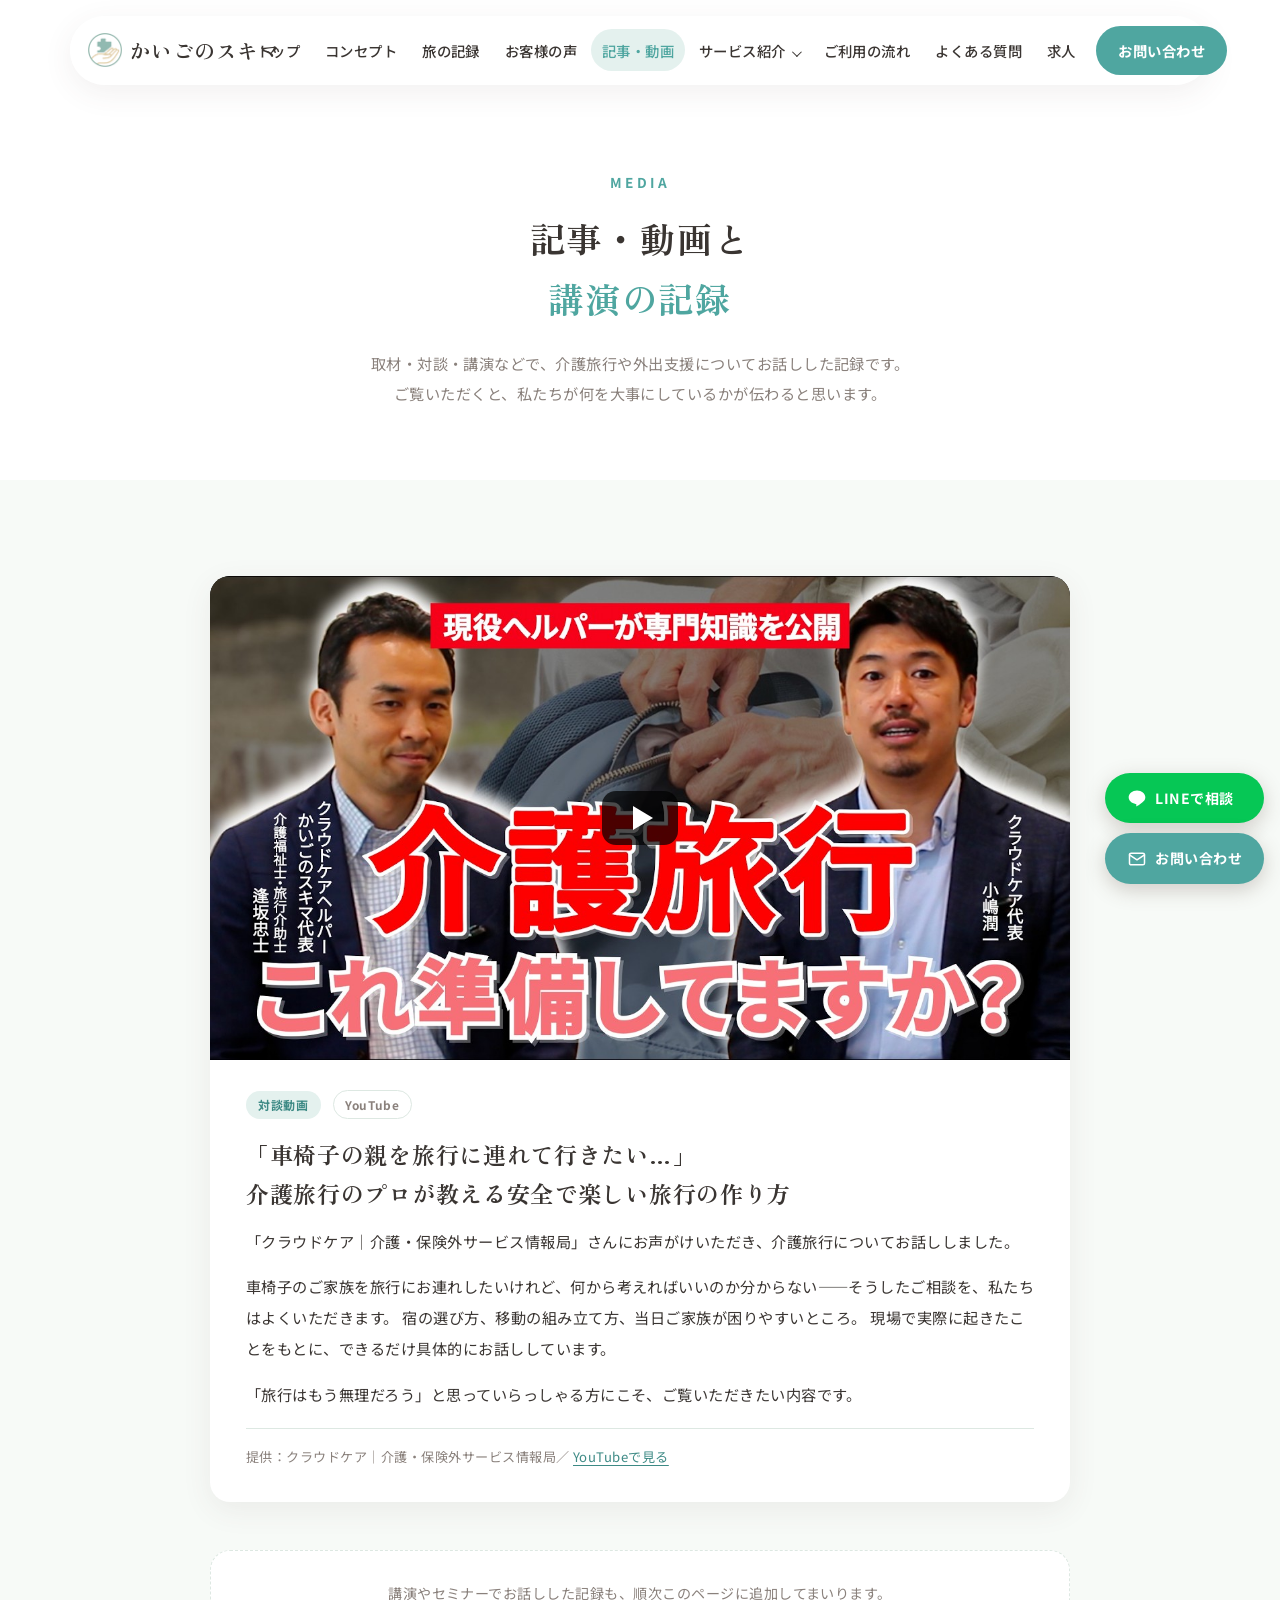
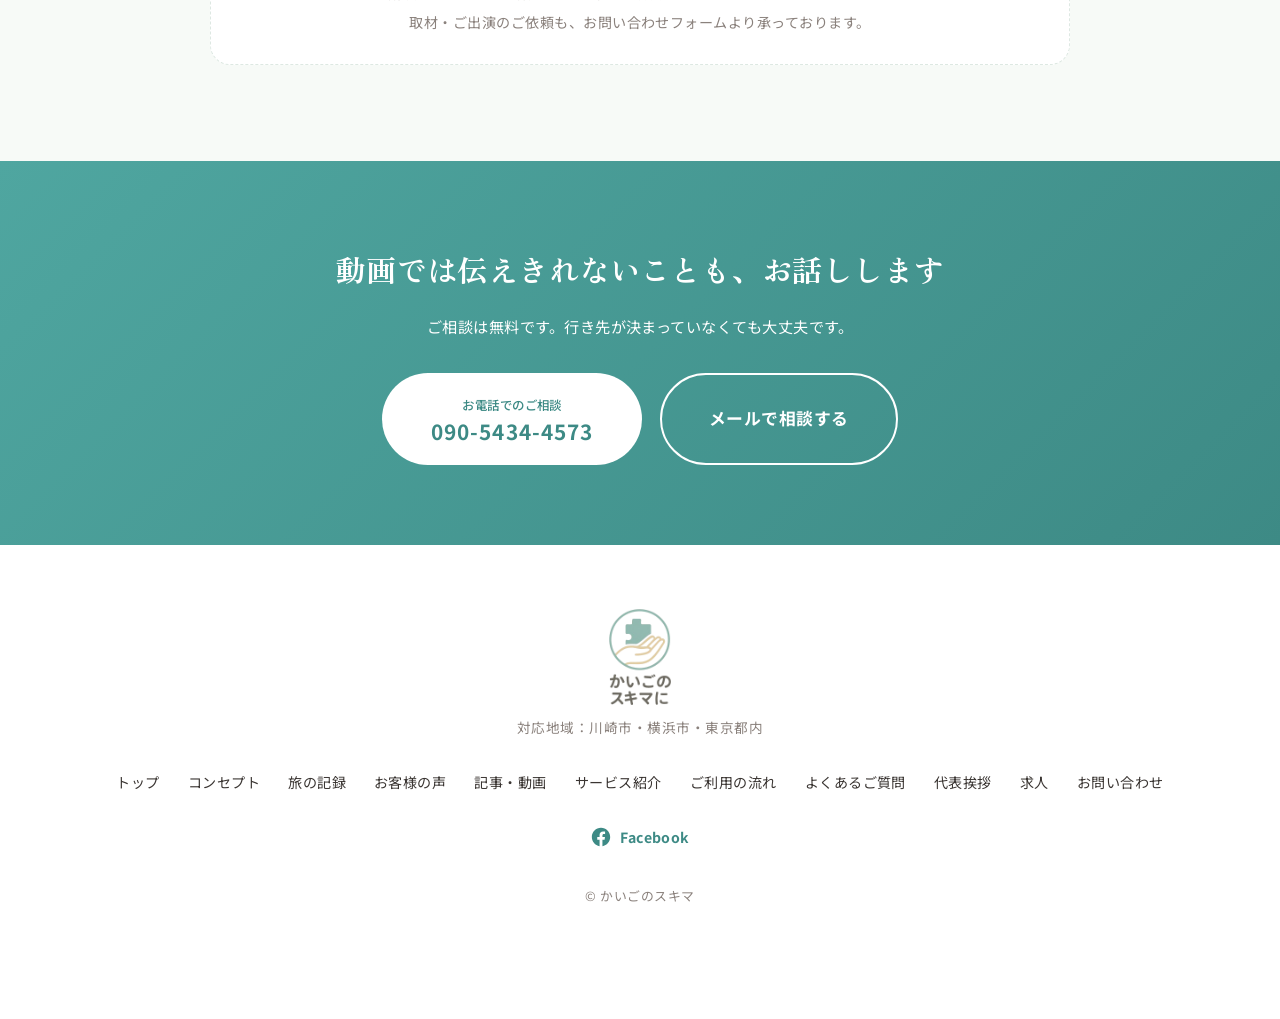
<file: v2/media.html>
<!DOCTYPE html>
<html lang="ja">
<head>
  <meta charset="UTF-8">
  <meta name="viewport" content="width=device-width, initial-scale=1.0">
  <title>記事・動画｜かいごのスキマ（保険外介護サービス）</title>
  <meta name="description" content="保険外介護サービス「かいごのスキマ」代表・逢坂忠士の出演動画、講演、インタビューの記録です。クラウドケア様との対談「車椅子の親を旅行に連れて行きたい…介護旅行のプロが教える安全で楽しい旅行の作り方」を公開中。">

  <!-- Google Fonts: 見出し用の明朝体(Zen Old Mincho)と本文用(Noto Sans JP) -->
  <link rel="preconnect" href="https://fonts.googleapis.com">
  <link rel="preconnect" href="https://fonts.gstatic.com" crossorigin>
  <link href="https://fonts.googleapis.com/css2?family=Noto+Sans+JP:wght@400;500;700&family=Zen+Old+Mincho:wght@500;600;700&display=swap" rel="stylesheet">

  <!-- ▼確認用のページです。Googleなどの検索結果に出さない設定。
       本番（kaigonosukima.com のトップ）に移すときは、この2行を必ず消してください -->
  <meta name="robots" content="noindex, nofollow">
  <link rel="stylesheet" href="css/style.css">
</head>
<body id="top">

<!-- ============================================================
     HEADER(ナビゲーション)
============================================================ -->
<header class="header">
  <div class="header__inner">
    <a href="index.html" class="header__logo">
      <img src="images/logo-mark.png" alt="" class="header__logo-mark" width="138" height="138">
      <span class="header__logo-text">かいごのスキマ</span>
    </a>

    <button class="header__hamburger" id="hamburger" type="button" aria-label="メニューを開く" aria-expanded="false" aria-controls="globalNav">
      <span></span><span></span><span></span>
    </button>

    <nav class="header__nav" id="globalNav">
      <ul class="nav__list">
        <li><a href="index.html" class="nav__link">トップ</a></li>
        <li><a href="index.html#concept" class="nav__link">コンセプト</a></li>
        <li><a href="works.html" class="nav__link">旅の記録</a></li>
        <li><a href="index.html#voice" class="nav__link">お客様の声</a></li>
        <li><a href="media.html" class="nav__link is-current" aria-current="page">記事・動画</a></li>
        <!-- サービス紹介(ドロップダウン) -->
        <li class="nav__item--dropdown">
          <a href="index.html#service" class="nav__link nav__link--dropdown">サービス紹介<span class="nav__arrow" aria-hidden="true"></span></a>
          <ul class="nav__dropdown">
            <li><a href="index.html#service-travel">介護付き旅行サービス</a></li>
            <li><a href="index.html#service-homecare">訪問介護サービス</a></li>
            <li><a href="index.html#service-hospital">病院への付き添いサービス</a></li>
            <li><a href="index.html#service-wedding">結婚式付き添いサービス</a></li>
          </ul>
        </li>
        <li><a href="index.html#flow" class="nav__link">ご利用の流れ</a></li>
        <li><a href="index.html#faq" class="nav__link">よくある質問</a></li>
        <li><a href="recruit.html" class="nav__link">求人</a></li>
        <li class="nav__cta"><a href="index.html#contact" class="btn btn--accent btn--nav">お問い合わせ</a></li>
      </ul>
    </nav>
  </div>
</header>

<main>

<!-- ============================================================
     ページヒーロー(記事・動画)
============================================================ -->
<section class="page-hero" id="media-hero">
  <div class="section__inner fade-in">
    <p class="section__label">MEDIA</p>
    <h1 class="section__title">
      <span>記事・動画と</span><br>
      <span class="section__title-accent">講演の記録</span>
    </h1>
    <p class="section__lead">取材・対談・講演などで、介護旅行や外出支援についてお話しした記録です。<br class="u-pc">ご覧いただくと、私たちが何を大事にしているかが伝わると思います。</p>
  </div>
</section>

<!-- ============================================================
     MEDIA 一覧
     ▼動画を1本ふやすときは、下の <article class="media-item"> を
       まるごとコピーして、いちばん上に貼り、中身を書き換えます

       YouTubeのアドレスが https://youtu.be/XXXXXXXX のとき、
       ・サムネイル画像は https://i.ytimg.com/vi/XXXXXXXX/maxresdefault.jpg を
         images/media/ に保存して img の src にします
       ・a の href は https://youtu.be/XXXXXXXX にします
       （動画をページ内で再生する埋め込みは、パソコン上のファイルで開くと
         「エラー153」になるため、サムネイル＋クリックでYouTubeを開く形にしています）
============================================================ -->
<section class="section">
  <div class="section__inner section__inner--narrow">
    <div class="media__list">

      <!-- ============ クラウドケア様との対談動画 ============ -->
      <article class="media-item fade-in">
        <a class="media-item__video media-item__thumb" href="https://youtu.be/6ey8PCJXChQ" target="_blank" rel="noopener noreferrer" aria-label="YouTubeで動画を見る（新しいタブで開きます）">
          <img src="images/media/crowdcare-taidan.jpg" alt="介護旅行 これ準備してますか？ 逢坂忠士とクラウドケア代表 小嶋潤一さんの対談動画" loading="lazy" width="1280" height="720">
          <span class="media-item__play" aria-hidden="true"></span>
        </a>
        <div class="media-item__body">
          <p class="work-card__meta">
            <span class="work-card__cat">対談動画</span>
            <span class="work-card__term">YouTube</span>
          </p>
          <h2 class="media-item__title">「車椅子の親を旅行に連れて行きたい…」<br>介護旅行のプロが教える安全で楽しい旅行の作り方</h2>
          <p class="media-item__text">
            「クラウドケア｜介護・保険外サービス情報局」さんにお声がけいただき、介護旅行についてお話ししました。
          </p>
          <p class="media-item__text">
            車椅子のご家族を旅行にお連れしたいけれど、何から考えればいいのか分からない——そうしたご相談を、私たちはよくいただきます。
            宿の選び方、移動の組み立て方、当日ご家族が困りやすいところ。
            現場で実際に起きたことをもとに、できるだけ具体的にお話ししています。
          </p>
          <p class="media-item__text">
            「旅行はもう無理だろう」と思っていらっしゃる方にこそ、ご覧いただきたい内容です。
          </p>
          <p class="media-item__source">
            提供：クラウドケア｜介護・保険外サービス情報局／
            <a class="media-item__link" href="https://youtu.be/6ey8PCJXChQ" target="_blank" rel="noopener noreferrer">YouTubeで見る</a>
          </p>
        </div>
      </article>

    </div>

    <p class="media__soon fade-in">
      講演やセミナーでお話しした記録も、順次このページに追加してまいります。<br>
      取材・ご出演のご依頼も、お問い合わせフォームより承っております。
    </p>
  </div>
</section>

<!-- ============================================================
     CTAバンド
============================================================ -->
<section class="cta-band">
  <div class="cta-band__inner fade-in">
    <h2 class="cta-band__title">動画では伝えきれないことも、お話しします</h2>
    <p class="cta-band__text">ご相談は無料です。行き先が決まっていなくても大丈夫です。</p>
    <div class="cta-band__buttons">
      <a href="tel:09054344573" class="btn btn--white btn--large">
        <span class="cta-band__tel-label">お電話でのご相談</span>
        <span class="cta-band__tel-number">090-5434-4573</span>
      </a>
      <a href="index.html#contact" class="btn btn--outline-white btn--large">メールで相談する</a>
    </div>
  </div>
</section>

</main>

<!-- ============================================================
     FOOTER(フッター)
============================================================ -->
<footer class="footer">
  <div class="footer__inner">
    <p class="footer__logo">
      <img src="images/logo.png" alt="かいごのスキマ" class="footer__logo-img" width="140" height="216">
    </p>
    <p class="footer__area">対応地域：川崎市・横浜市・東京都内</p>
    <nav class="footer__nav" aria-label="フッターメニュー">
      <a href="index.html">トップ</a>
      <a href="index.html#concept">コンセプト</a>
      <a href="works.html">旅の記録</a>
      <a href="index.html#voice">お客様の声</a>
      <a href="media.html">記事・動画</a>
      <a href="index.html#service">サービス紹介</a>
      <a href="index.html#flow">ご利用の流れ</a>
      <a href="index.html#faq">よくあるご質問</a>
      <a href="index.html#message">代表挨拶</a>
      <a href="recruit.html">求人</a>
      <a href="index.html#contact">お問い合わせ</a>
    </nav>
    <a href="https://www.facebook.com/tadashi.osaka.9" class="footer__sns" target="_blank" rel="noopener noreferrer" aria-label="Facebook">
      <svg viewBox="0 0 24 24" fill="currentColor" aria-hidden="true"><path d="M22 12.06C22 6.5 17.52 2 12 2S2 6.5 2 12.06c0 5.02 3.66 9.18 8.44 9.94v-7.03H7.9v-2.9h2.54V9.85c0-2.52 1.5-3.92 3.78-3.92 1.1 0 2.24.2 2.24.2v2.47H15.2c-1.24 0-1.63.78-1.63 1.57v1.88h2.78l-.45 2.9h-2.33V22c4.78-.76 8.44-4.92 8.44-9.94Z"/></svg>
      <span>Facebook</span>
    </a>
    <p class="footer__copy">&copy; かいごのスキマ</p>
  </div>
</footer>

<div class="floating-cta">
  <!-- ※仮文言・仮リンク: LINE公式アカウント開設後にURLを差し替えてください -->
  <a href="index.html#contact" class="floating-cta__btn floating-cta__btn--line">
    <svg viewBox="0 0 24 24" fill="currentColor" aria-hidden="true"><path d="M12 3C6.48 3 2 6.64 2 11.1c0 3.99 3.54 7.33 8.32 7.97.32.07.77.21.88.49.1.25.07.65.03.9l-.14.86c-.04.25-.2 1 .87.54 1.07-.45 5.77-3.4 7.87-5.82C21.28 14.5 22 12.9 22 11.1 22 6.64 17.52 3 12 3z"/></svg>
    <span>LINEで相談</span>
  </a>
  <a href="index.html#contact" class="floating-cta__btn floating-cta__btn--contact">
    <svg viewBox="0 0 24 24" fill="none" stroke="currentColor" stroke-width="1.8" stroke-linecap="round" stroke-linejoin="round" aria-hidden="true"><rect x="3" y="5" width="18" height="14" rx="2"/><path d="m3 7 9 6 9-6"/></svg>
    <span>お問い合わせ</span>
  </a>
</div>

<script src="js/script.js"></script>
</body>
</html>
</file>
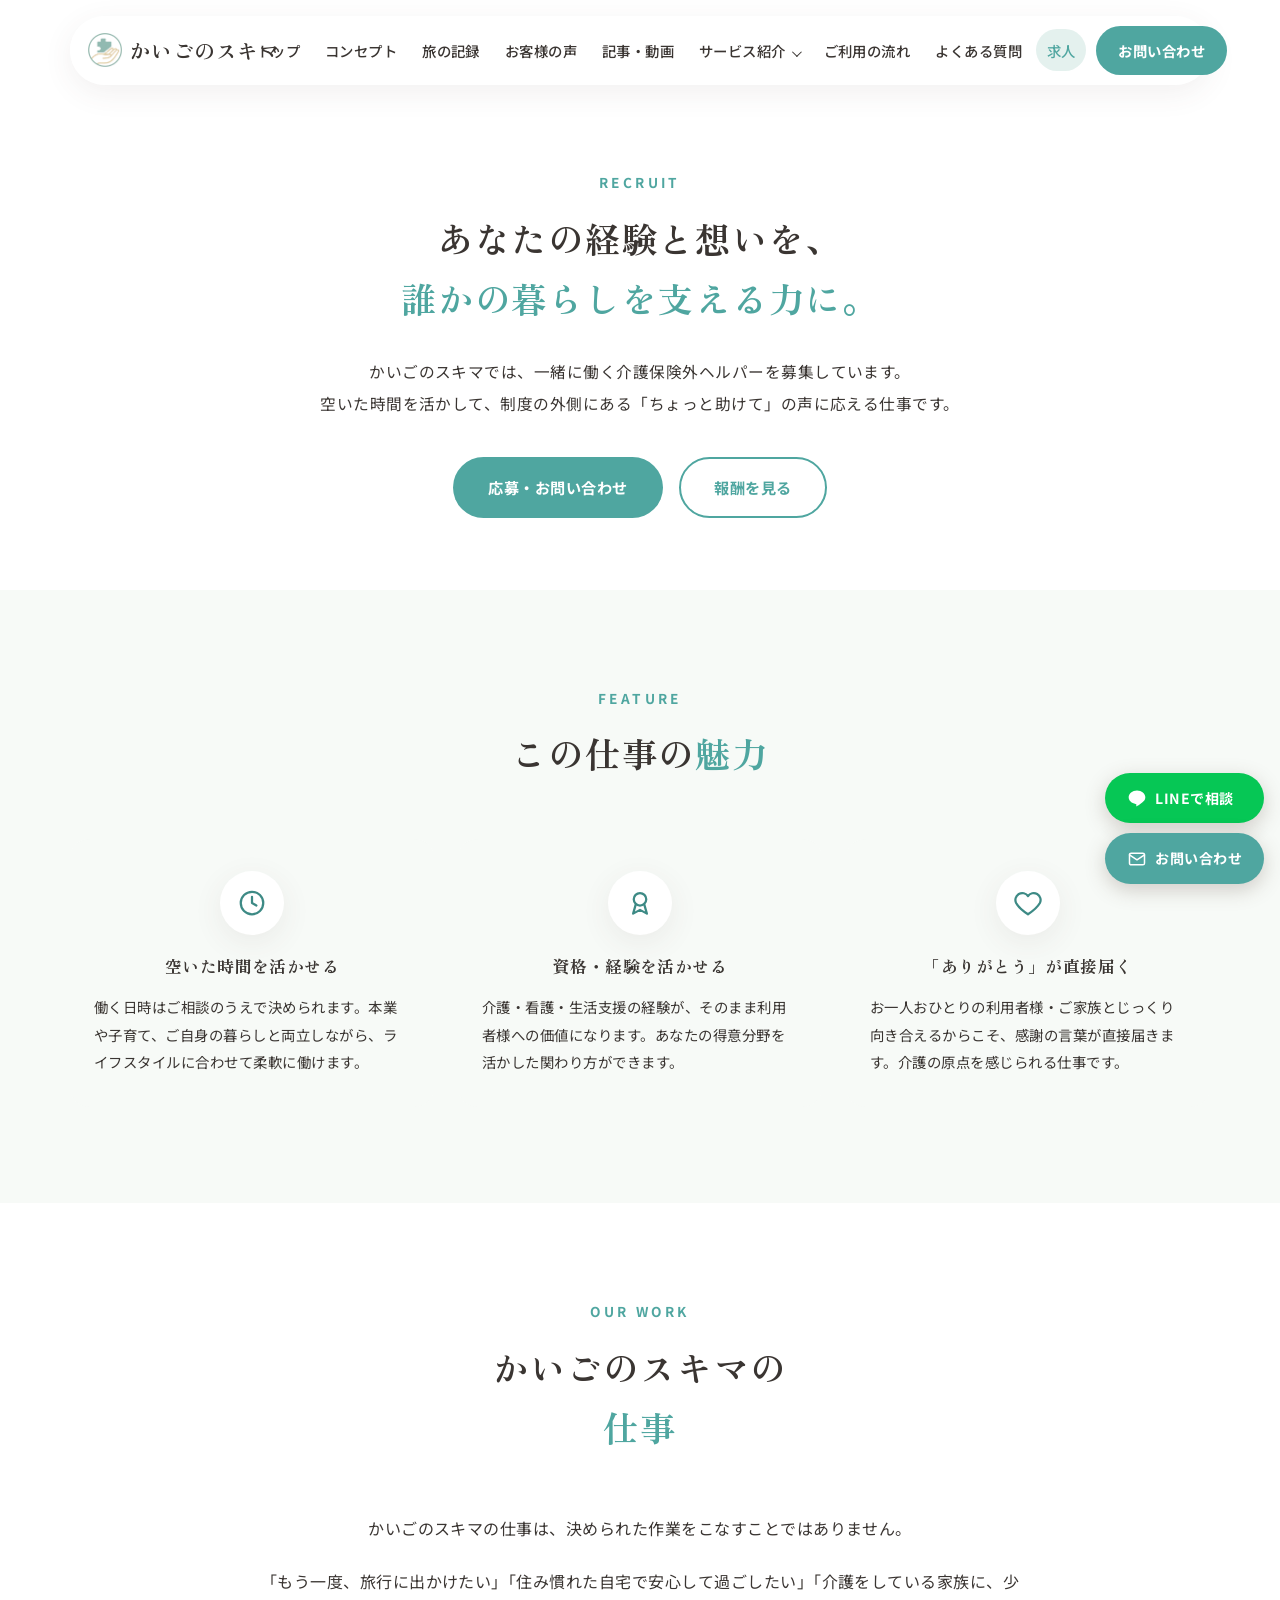
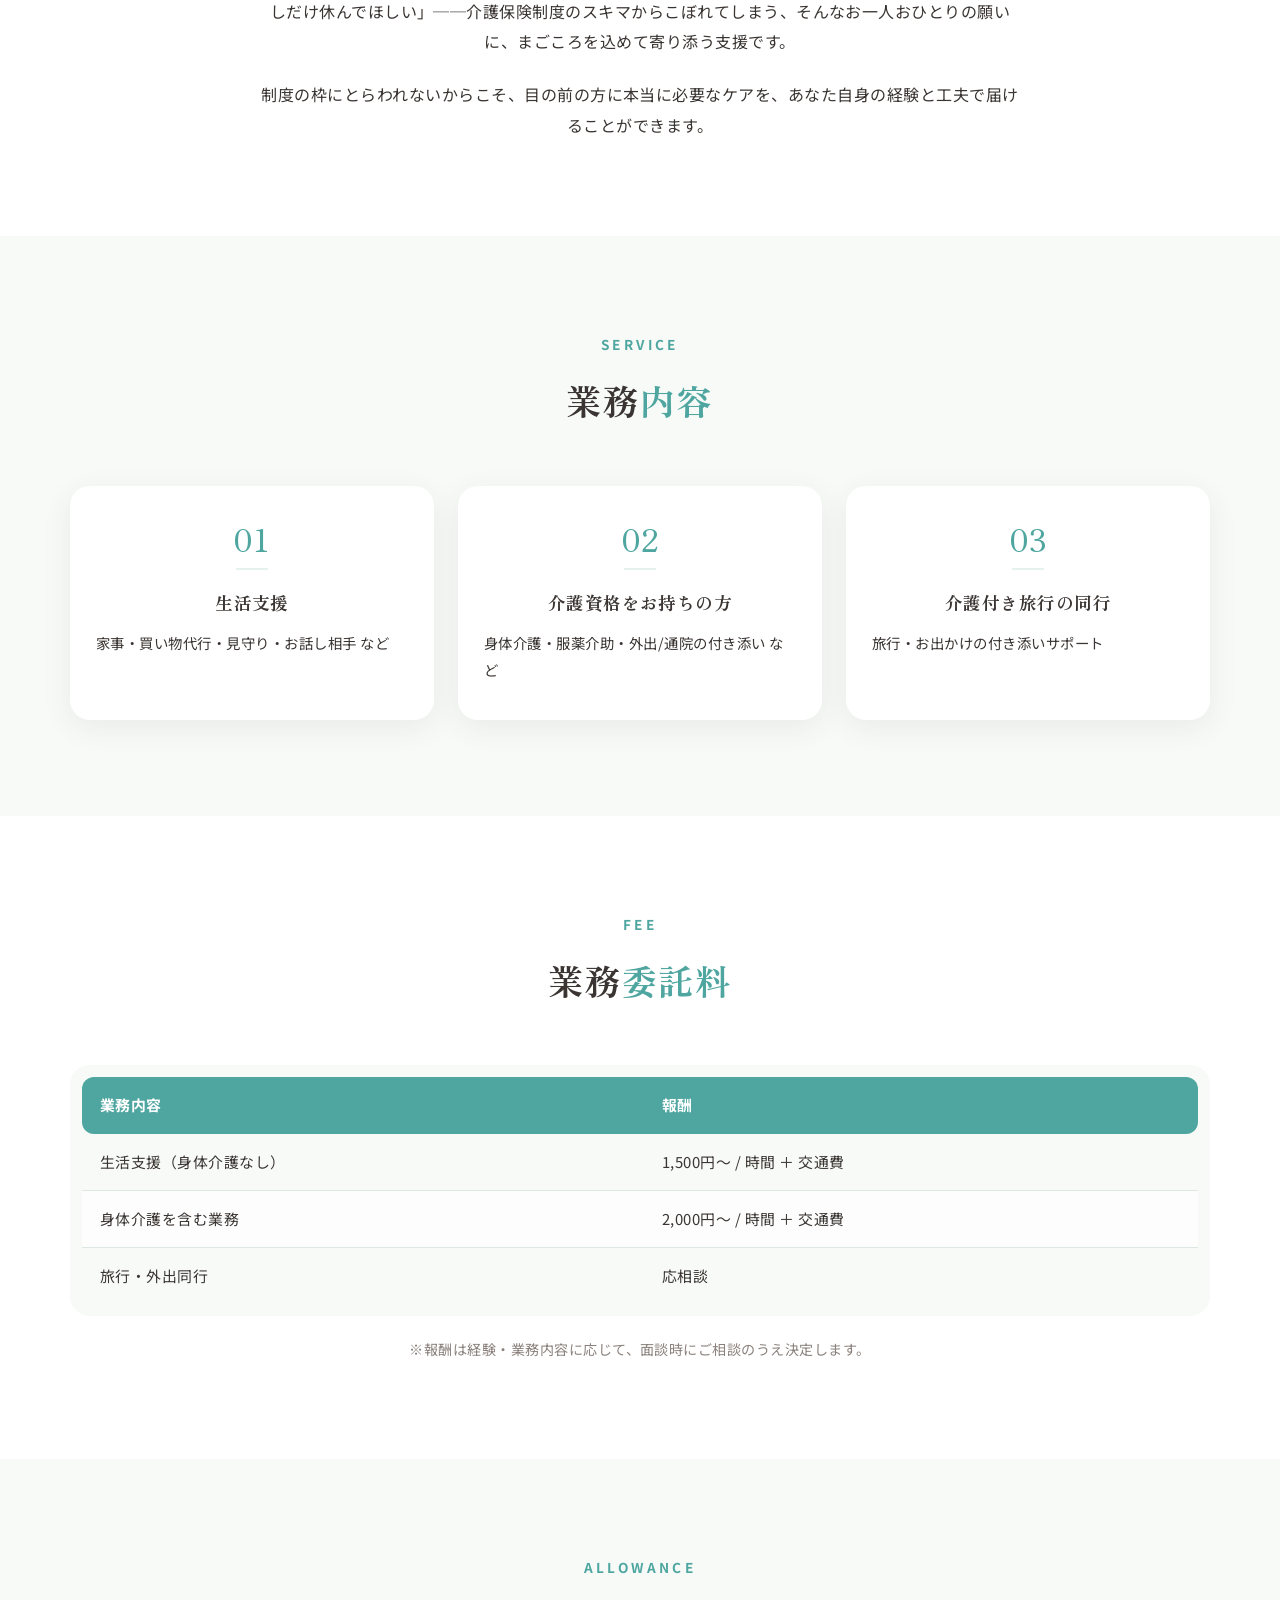
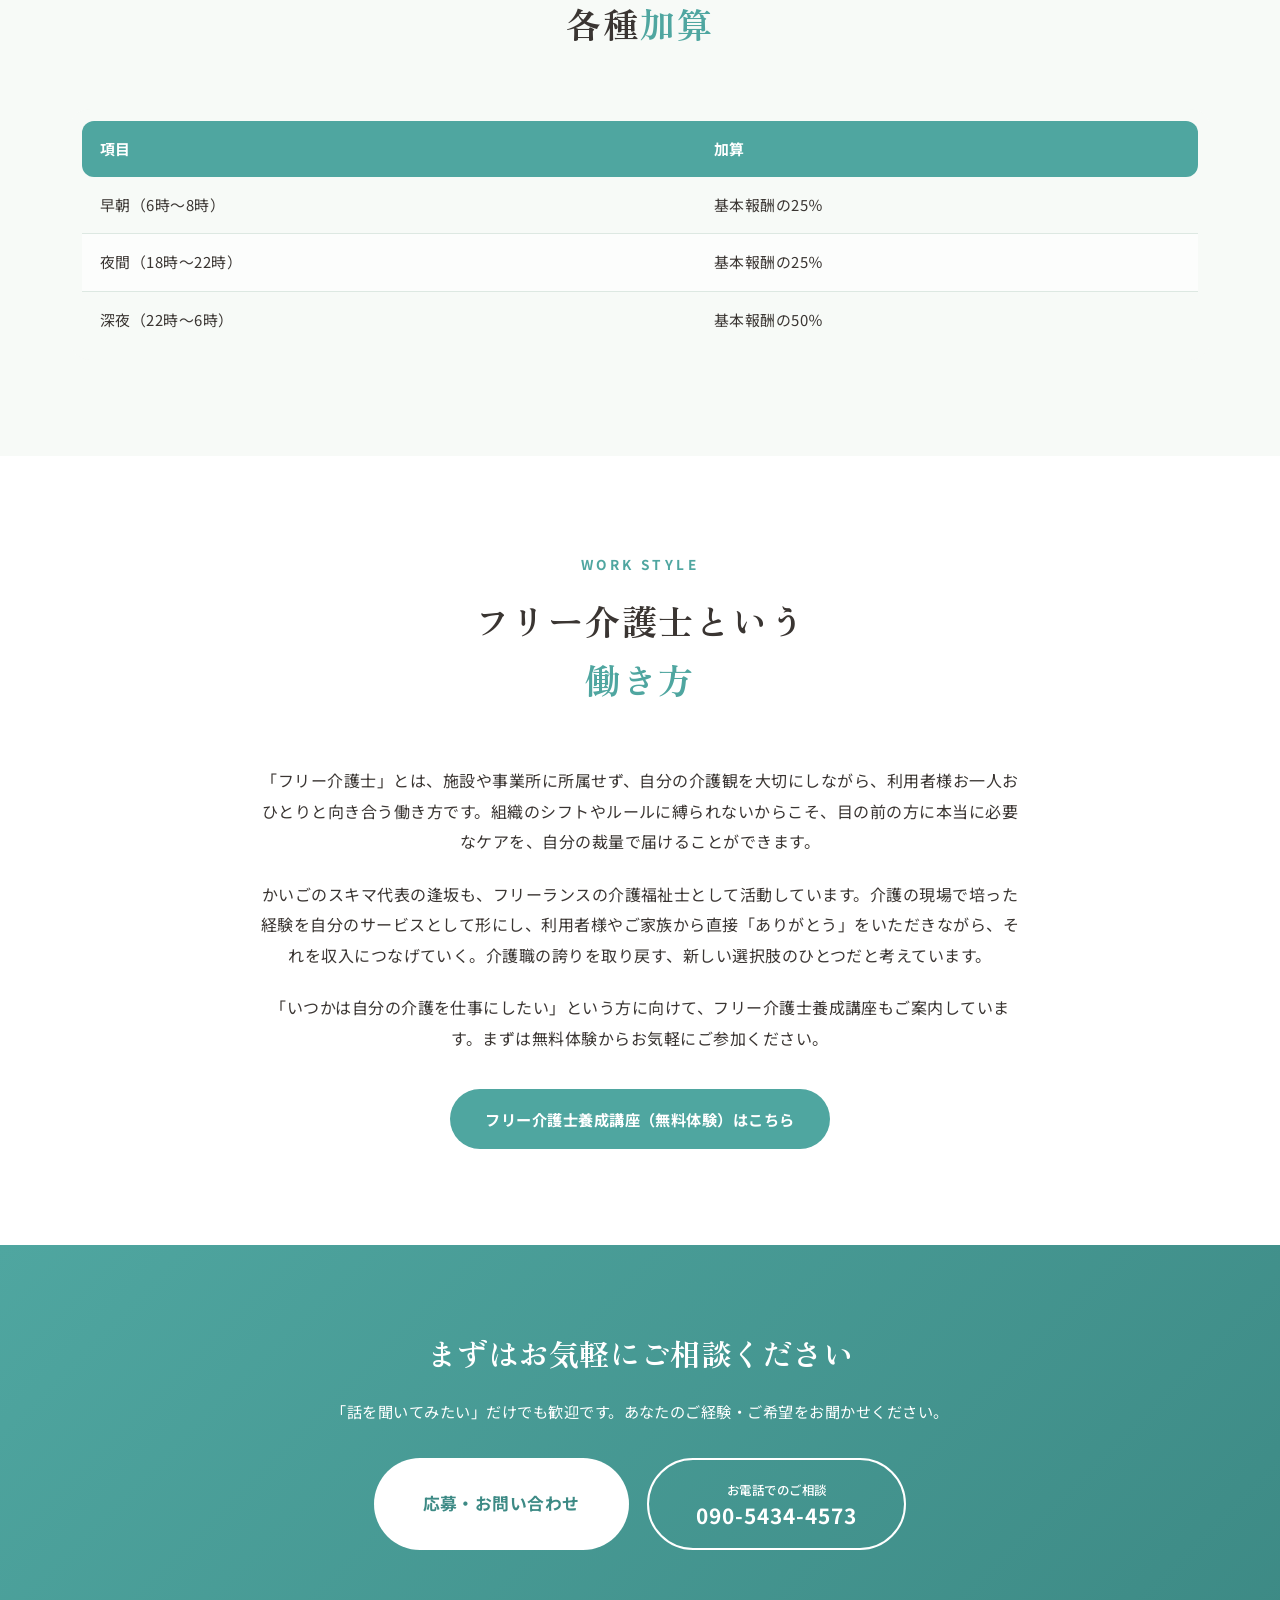
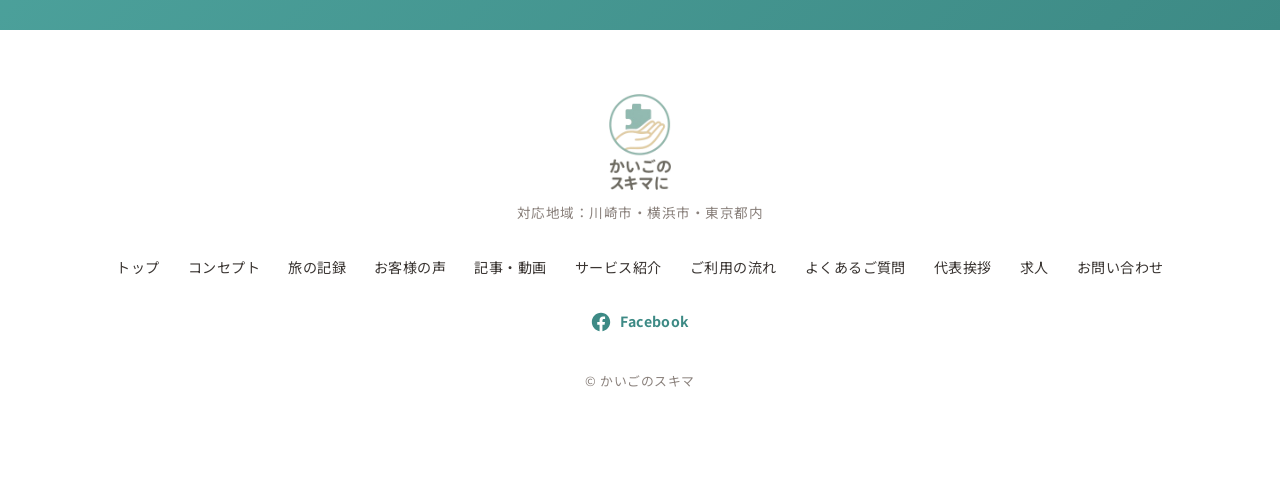
<file: v2/recruit.html>
<!DOCTYPE html>
<html lang="ja">
<head>
  <meta charset="UTF-8">
  <meta name="viewport" content="width=device-width, initial-scale=1.0">
  <title>求人・介護保険外ヘルパー募集｜かいごのスキマ</title>
  <meta name="description" content="保険外介護サービス「かいごのスキマ」では、一緒に働く介護保険外ヘルパーを募集しています。空いた時間を活かして、制度の外側の「ちょっと助けて」に応える仕事です。フリー介護士という新しい働き方もご紹介。川崎市・横浜市・東京都内。">

  <!-- Google Fonts: 見出し用の明朝体(Zen Old Mincho)と本文用(Noto Sans JP) -->
  <link rel="preconnect" href="https://fonts.googleapis.com">
  <link rel="preconnect" href="https://fonts.gstatic.com" crossorigin>
  <link href="https://fonts.googleapis.com/css2?family=Noto+Sans+JP:wght@400;500;700&family=Zen+Old+Mincho:wght@500;600;700&display=swap" rel="stylesheet">

  <!-- ▼確認用のページです。Googleなどの検索結果に出さない設定。
       本番（kaigonosukima.com のトップ）に移すときは、この2行を必ず消してください -->
  <meta name="robots" content="noindex, nofollow">
  <link rel="stylesheet" href="css/style.css">
</head>
<body id="top">

<!-- ============================================================
     HEADER(ナビゲーション)
     ▼メニューの文言を変えたいときはここを編集してください
     トップページの各セクションへは index.html#〜 でつながっています
============================================================ -->
<header class="header">
  <div class="header__inner">
    <!-- サイト名(テキストロゴ) -->
    <a href="index.html" class="header__logo">
      <img src="images/logo-mark.png" alt="" class="header__logo-mark" width="138" height="138">
      <span class="header__logo-text">かいごのスキマ</span>
    </a>

    <!-- ハンバーガーボタン(スマホ用) -->
    <button class="header__hamburger" id="hamburger" type="button" aria-label="メニューを開く" aria-expanded="false" aria-controls="globalNav">
      <span></span><span></span><span></span>
    </button>

    <nav class="header__nav" id="globalNav">
      <ul class="nav__list">
        <li><a href="index.html" class="nav__link">トップ</a></li>
        <li><a href="index.html#concept" class="nav__link">コンセプト</a></li>
        <li><a href="works.html" class="nav__link">旅の記録</a></li>
        <li><a href="index.html#voice" class="nav__link">お客様の声</a></li>
        <li><a href="media.html" class="nav__link">記事・動画</a></li>
        <!-- サービス紹介(ドロップダウン) -->
        <li class="nav__item--dropdown">
          <a href="index.html#service" class="nav__link nav__link--dropdown">サービス紹介<span class="nav__arrow" aria-hidden="true"></span></a>
          <ul class="nav__dropdown">
            <li><a href="index.html#service-travel">介護付き旅行サービス</a></li>
            <li><a href="index.html#service-homecare">訪問介護サービス</a></li>
            <li><a href="index.html#service-hospital">病院への付き添いサービス</a></li>
            <li><a href="index.html#service-wedding">結婚式付き添いサービス</a></li>
          </ul>
        </li>
        <li><a href="index.html#flow" class="nav__link">ご利用の流れ</a></li>
        <li><a href="index.html#faq" class="nav__link">よくある質問</a></li>
        <li><a href="recruit.html" class="nav__link is-current" aria-current="page">求人</a></li>
        <li class="nav__cta"><a href="index.html#contact" class="btn btn--accent btn--nav">お問い合わせ</a></li>
      </ul>
    </nav>
  </div>
</header>

<main>

<!-- ============================================================
     ページヒーロー(求人)
     ▼見出し・リード文はここを編集してください
============================================================ -->
<section class="page-hero" id="recruit-hero">
  <div class="section__inner fade-in">
    <p class="section__label">RECRUIT</p>
    <h1 class="section__title">
      <span>あなたの経験と想いを、</span><br>
      <span class="section__title-accent">誰かの暮らしを支える力に。</span>
    </h1>
    <p class="page-hero__lead">
      かいごのスキマでは、一緒に働く介護保険外ヘルパーを募集しています。<br>
      空いた時間を活かして、制度の外側にある「ちょっと助けて」の声に応える仕事です。
    </p>
    <div class="page-hero__buttons">
      <a href="index.html#contact" class="btn btn--accent">応募・お問い合わせ</a>
      <a href="#fee" class="btn btn--outline">報酬を見る</a>
    </div>
  </div>
</section>

<!-- ============================================================
     FEATURE(この仕事の魅力 3つ)
     ▼各カードの文言はここを編集してください
============================================================ -->
<section class="section" id="recruit-feature">
  <div class="section__inner">
    <div class="section__head fade-in">
      <p class="section__label">FEATURE</p>
      <h2 class="section__title">
        <span>この仕事の</span><span class="section__title-accent">魅力</span>
      </h2>
    </div>
    <div class="about__features about__features--3col">
      <div class="feature-card fade-in">
        <span class="feature-card__icon" aria-hidden="true">
          <!-- 時計アイコン -->
          <svg viewBox="0 0 24 24" fill="none" stroke="currentColor" stroke-width="1.8" stroke-linecap="round" stroke-linejoin="round"><circle cx="12" cy="12" r="9"/><path d="M12 7v5l3.5 2"/></svg>
        </span>
        <h3 class="feature-card__title">空いた時間を活かせる</h3>
        <p class="feature-card__text">働く日時はご相談のうえで決められます。本業や子育て、ご自身の暮らしと両立しながら、ライフスタイルに合わせて柔軟に働けます。</p>
      </div>
      <div class="feature-card fade-in">
        <span class="feature-card__icon" aria-hidden="true">
          <!-- バッジ(資格)アイコン -->
          <svg viewBox="0 0 24 24" fill="none" stroke="currentColor" stroke-width="1.8" stroke-linecap="round" stroke-linejoin="round"><circle cx="12" cy="9" r="5"/><path d="m8.5 13.5-2 7 5.5-3 5.5 3-2-7"/></svg>
        </span>
        <h3 class="feature-card__title">資格・経験を活かせる</h3>
        <p class="feature-card__text">介護・看護・生活支援の経験が、そのまま利用者様への価値になります。あなたの得意分野を活かした関わり方ができます。</p>
      </div>
      <div class="feature-card fade-in">
        <span class="feature-card__icon" aria-hidden="true">
          <!-- ハートアイコン -->
          <svg viewBox="0 0 24 24" fill="none" stroke="currentColor" stroke-width="1.8" stroke-linecap="round" stroke-linejoin="round"><path d="M12 21s-7-4.6-9.5-9A5.5 5.5 0 0 1 12 6.5 5.5 5.5 0 0 1 21.5 12C19 16.4 12 21 12 21z"/></svg>
        </span>
        <h3 class="feature-card__title">「ありがとう」が直接届く</h3>
        <p class="feature-card__text">お一人おひとりの利用者様・ご家族とじっくり向き合えるからこそ、感謝の言葉が直接届きます。介護の原点を感じられる仕事です。</p>
      </div>
    </div>
  </div>
</section>

<!-- ============================================================
     OUR WORK(かいごのスキマの仕事)
     ▼紹介文はここを編集してください
============================================================ -->
<section class="section section--white" id="recruit-work">
  <div class="section__inner">
    <div class="section__head fade-in">
      <p class="section__label">OUR WORK</p>
      <h2 class="section__title">
        <span>かいごのスキマの</span><br>
        <span class="section__title-accent">仕事</span>
      </h2>
    </div>
    <div class="about__lead fade-in">
      <p>かいごのスキマの仕事は、決められた作業をこなすことではありません。</p>
      <p>「もう一度、旅行に出かけたい」「住み慣れた自宅で安心して過ごしたい」「介護をしている家族に、少しだけ休んでほしい」──介護保険制度のスキマからこぼれてしまう、そんなお一人おひとりの願いに、まごころを込めて寄り添う支援です。</p>
      <p>制度の枠にとらわれないからこそ、目の前の方に本当に必要なケアを、あなた自身の経験と工夫で届けることができます。</p>
    </div>
  </div>
</section>

<!-- ============================================================
     SERVICE(業務内容)
     ▼業務内容はここを編集してください
============================================================ -->
<section class="section" id="recruit-service">
  <div class="section__inner">
    <div class="section__head fade-in">
      <p class="section__label">SERVICE</p>
      <h2 class="section__title">
        <span>業務</span><span class="section__title-accent">内容</span>
      </h2>
    </div>
    <ol class="flow__list flow__list--3col">
      <li class="flow-step fade-in">
        <span class="flow-step__num">01</span>
        <h3 class="flow-step__title">生活支援</h3>
        <p class="flow-step__text">家事・買い物代行・見守り・お話し相手 など</p>
      </li>
      <li class="flow-step fade-in">
        <span class="flow-step__num">02</span>
        <h3 class="flow-step__title">介護資格をお持ちの方</h3>
        <p class="flow-step__text">身体介護・服薬介助・外出/通院の付き添い など</p>
      </li>
      <li class="flow-step fade-in">
        <span class="flow-step__num">03</span>
        <h3 class="flow-step__title">介護付き旅行の同行</h3>
        <p class="flow-step__text">旅行・お出かけの付き添いサポート</p>
      </li>
    </ol>
  </div>
</section>

<!-- ============================================================
     FEE(業務委託料)
     ▼報酬を変更するときはここを編集してください
     ※このセクションの金額はすべて仮の数値です。要確認
============================================================ -->
<section class="section section--white" id="fee">
  <div class="section__inner">
    <div class="section__head fade-in">
      <p class="section__label">FEE</p>
      <h2 class="section__title">
        <span>業務</span><span class="section__title-accent">委託料</span>
      </h2>
    </div>
    <div class="price__table-wrap fade-in">
      <table class="price__table">
        <thead>
          <tr><th>業務内容</th><th>報酬</th></tr>
        </thead>
        <tbody>
          <tr><td>生活支援（身体介護なし）</td><td>1,500円〜 / 時間 ＋ 交通費<!-- ※仮の数値です。要確認 --></td></tr>
          <tr><td>身体介護を含む業務</td><td>2,000円〜 / 時間 ＋ 交通費<!-- ※仮の数値です。要確認 --></td></tr>
          <tr><td>旅行・外出同行</td><td>応相談</td></tr>
        </tbody>
      </table>
    </div>
    <p class="price__note fade-in">※報酬は経験・業務内容に応じて、面談時にご相談のうえ決定します。</p>
  </div>
</section>

<!-- ============================================================
     ALLOWANCE(各種加算)
     ▼加算を変更するときはここを編集してください
     ※このセクションの数値はすべて仮の数値です。要確認
============================================================ -->
<section class="section" id="allowance">
  <div class="section__inner">
    <div class="section__head fade-in">
      <p class="section__label">ALLOWANCE</p>
      <h2 class="section__title">
        <span>各種</span><span class="section__title-accent">加算</span>
      </h2>
    </div>
    <div class="price__table-wrap fade-in">
      <table class="price__table">
        <thead>
          <tr><th>項目</th><th>加算</th></tr>
        </thead>
        <tbody>
          <tr><td>早朝（6時〜8時）</td><td>基本報酬の25％<!-- ※仮の数値です。要確認 --></td></tr>
          <tr><td>夜間（18時〜22時）</td><td>基本報酬の25％<!-- ※仮の数値です。要確認 --></td></tr>
          <tr><td>深夜（22時〜6時）</td><td>基本報酬の50％<!-- ※仮の数値です。要確認 --></td></tr>
        </tbody>
      </table>
    </div>
  </div>
</section>

<!-- ============================================================
     WORK STYLE(フリー介護士という働き方)
     ▼紹介文・リンク先はここを編集してください
============================================================ -->
<section class="section section--white" id="freestyle">
  <div class="section__inner">
    <div class="section__head fade-in">
      <p class="section__label">WORK STYLE</p>
      <h2 class="section__title">
        <span>フリー介護士という</span><br>
        <span class="section__title-accent">働き方</span>
      </h2>
    </div>
    <div class="about__lead fade-in">
      <p>「フリー介護士」とは、施設や事業所に所属せず、自分の介護観を大切にしながら、利用者様お一人おひとりと向き合う働き方です。組織のシフトやルールに縛られないからこそ、目の前の方に本当に必要なケアを、自分の裁量で届けることができます。</p>
      <p>かいごのスキマ代表の逢坂も、フリーランスの介護福祉士として活動しています。介護の現場で培った経験を自分のサービスとして形にし、利用者様やご家族から直接「ありがとう」をいただきながら、それを収入につなげていく。介護職の誇りを取り戻す、新しい選択肢のひとつだと考えています。</p>
      <p>「いつかは自分の介護を仕事にしたい」という方に向けて、フリー介護士養成講座もご案内しています。まずは無料体験からお気軽にご参加ください。</p>
    </div>
    <div class="page-hero__buttons fade-in">
      <a href="https://shimoyama.biz/free_kaigoshi_apply/" class="btn btn--accent" target="_blank" rel="noopener">フリー介護士養成講座（無料体験）はこちら</a>
    </div>
  </div>
</section>

<!-- ============================================================
     CTAバンド(応募・お電話)
     ▼電話番号・リンクを変更するときはここを編集してください
============================================================ -->
<section class="cta-band" id="recruit-cta">
  <div class="cta-band__inner fade-in">
    <h2 class="cta-band__title">まずはお気軽にご相談ください</h2>
    <p class="cta-band__text">「話を聞いてみたい」だけでも歓迎です。あなたのご経験・ご希望をお聞かせください。</p>
    <div class="cta-band__buttons">
      <a href="index.html#contact" class="btn btn--white btn--large">応募・お問い合わせ</a>
      <a href="tel:09054344573" class="btn btn--outline-white btn--large">
        <span class="cta-band__tel-label">お電話でのご相談</span>
        <span class="cta-band__tel-number">090-5434-4573</span>
      </a>
    </div>
  </div>
</section>

</main>

<!-- ============================================================
     FOOTER(フッター)
     ▼フッターのメニュー・リンクはここを編集してください
============================================================ -->
<footer class="footer">
  <div class="footer__inner">
    <p class="footer__logo">
      <img src="images/logo.png" alt="かいごのスキマ" class="footer__logo-img" width="140" height="216">
    </p>
    <p class="footer__area">対応地域：川崎市・横浜市・東京都内</p>
    <nav class="footer__nav" aria-label="フッターメニュー">
      <a href="index.html">トップ</a>
      <a href="index.html#concept">コンセプト</a>
      <a href="works.html">旅の記録</a>
      <a href="index.html#voice">お客様の声</a>
      <a href="media.html">記事・動画</a>
      <a href="index.html#service">サービス紹介</a>
      <a href="index.html#flow">ご利用の流れ</a>
      <a href="index.html#faq">よくあるご質問</a>
      <a href="index.html#message">代表挨拶</a>
      <a href="recruit.html">求人</a>
      <a href="index.html#contact">お問い合わせ</a>
    </nav>
    <!-- Facebookリンク -->
    <a href="https://www.facebook.com/tadashi.osaka.9" class="footer__sns" target="_blank" rel="noopener noreferrer" aria-label="Facebook">
      <svg viewBox="0 0 24 24" fill="currentColor" aria-hidden="true"><path d="M22 12.06C22 6.5 17.52 2 12 2S2 6.5 2 12.06c0 5.02 3.66 9.18 8.44 9.94v-7.03H7.9v-2.9h2.54V9.85c0-2.52 1.5-3.92 3.78-3.92 1.1 0 2.24.2 2.24.2v2.47H15.2c-1.24 0-1.63.78-1.63 1.57v1.88h2.78l-.45 2.9h-2.33V22c4.78-.76 8.44-4.92 8.44-9.94Z"/></svg>
      <span>Facebook</span>
    </a>
    <p class="footer__copy">&copy; かいごのスキマ</p>
  </div>
</footer>

<!-- ============================================================
     右下の固定フローティングボタン
     ▼「LINEで相談」を使う場合は、下の href="#recruit-cta" を
     あなたのLINE公式アカウントのURL(https://lin.ee/〜)に
     書き換えてください ※現在は仮リンク(ページ下部のご相談バンドに移動)です
============================================================ -->
<div class="floating-cta">
  <!-- ※仮文言・仮リンク: LINE公式アカウント開設後にURLを差し替えてください -->
  <a href="#recruit-cta" class="floating-cta__btn floating-cta__btn--line">
    <svg viewBox="0 0 24 24" fill="currentColor" aria-hidden="true"><path d="M12 3C6.48 3 2 6.64 2 11.1c0 3.99 3.54 7.33 8.32 7.97.32.07.77.21.88.49.1.25.07.65.03.9l-.14.86c-.04.25-.2 1 .87.54 1.07-.45 5.77-3.4 7.87-5.82C21.28 14.5 22 12.9 22 11.1 22 6.64 17.52 3 12 3z"/></svg>
    <span>LINEで相談</span>
  </a>
  <a href="index.html#contact" class="floating-cta__btn floating-cta__btn--contact">
    <svg viewBox="0 0 24 24" fill="none" stroke="currentColor" stroke-width="1.8" stroke-linecap="round" stroke-linejoin="round" aria-hidden="true"><rect x="3" y="5" width="18" height="14" rx="2"/><path d="m3 7 9 6 9-6"/></svg>
    <span>お問い合わせ</span>
  </a>
</div>

<script src="js/script.js"></script>
</body>
</html>
</file>
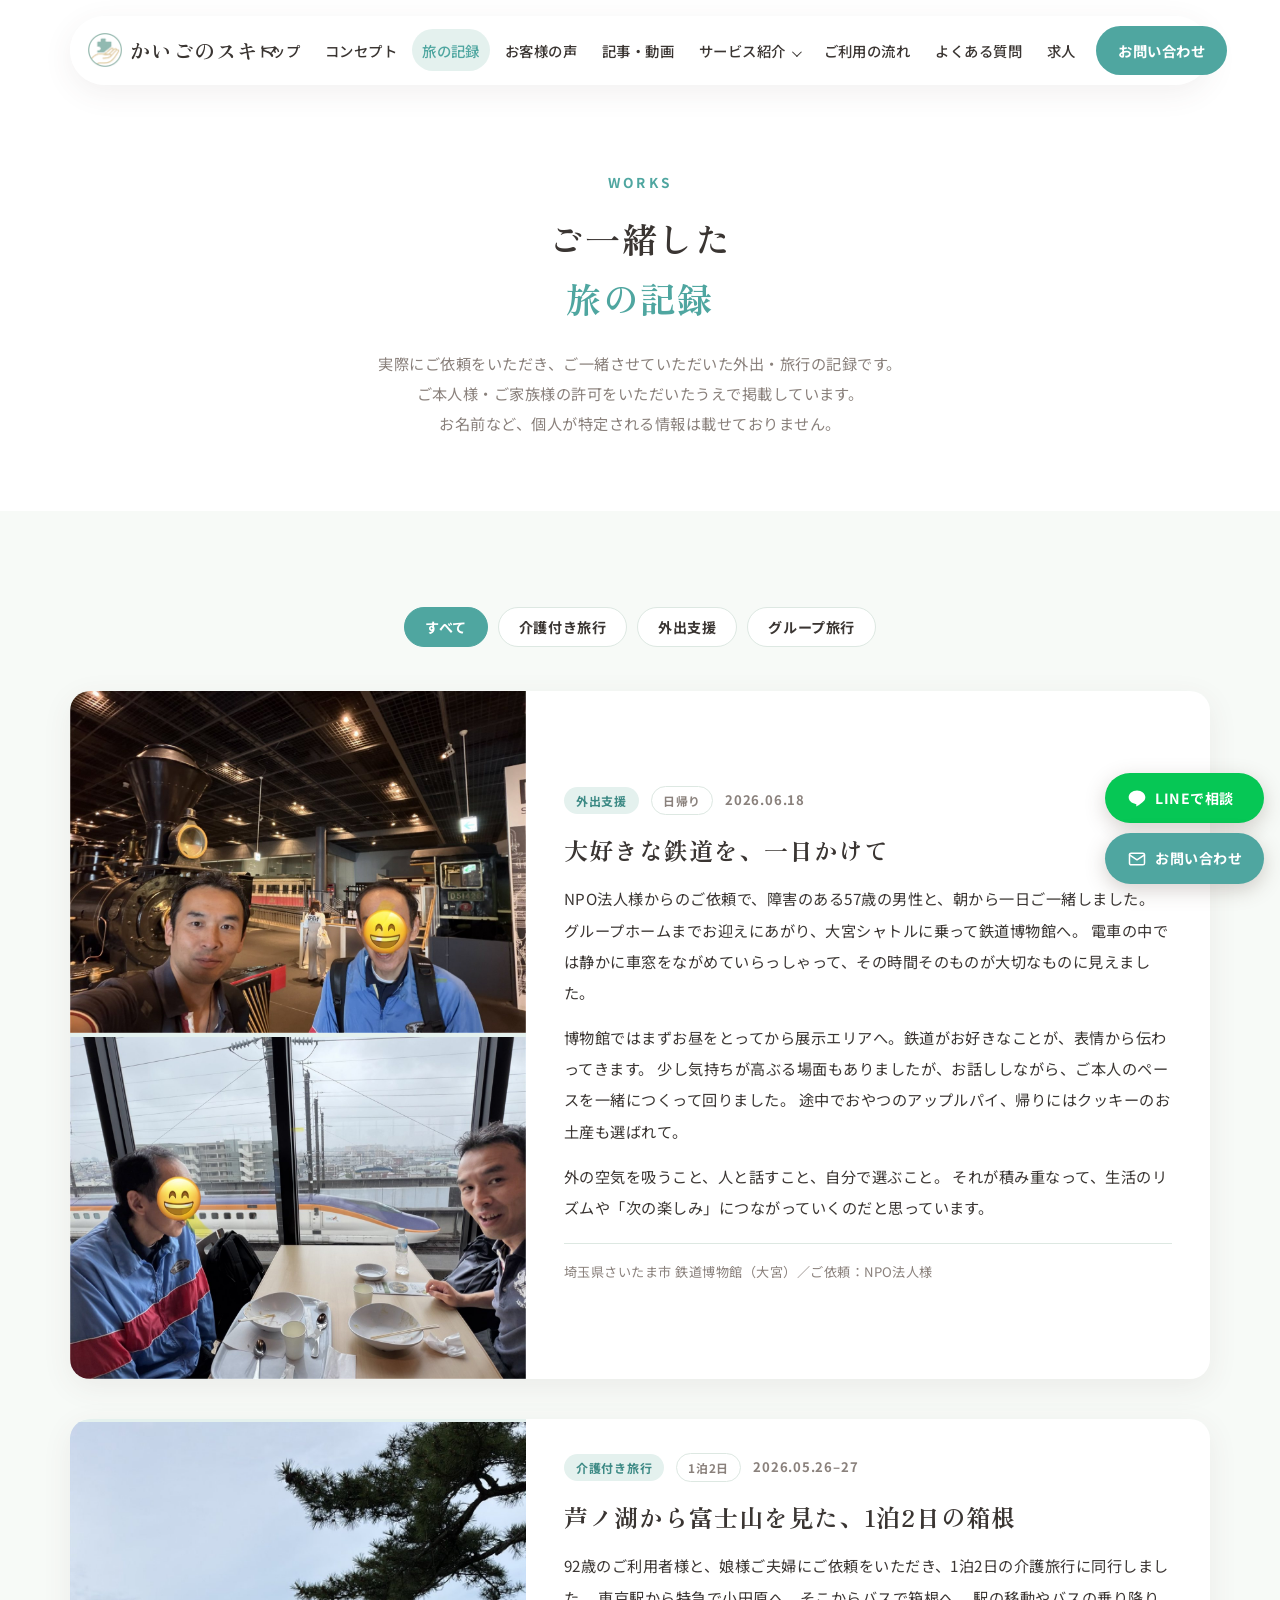
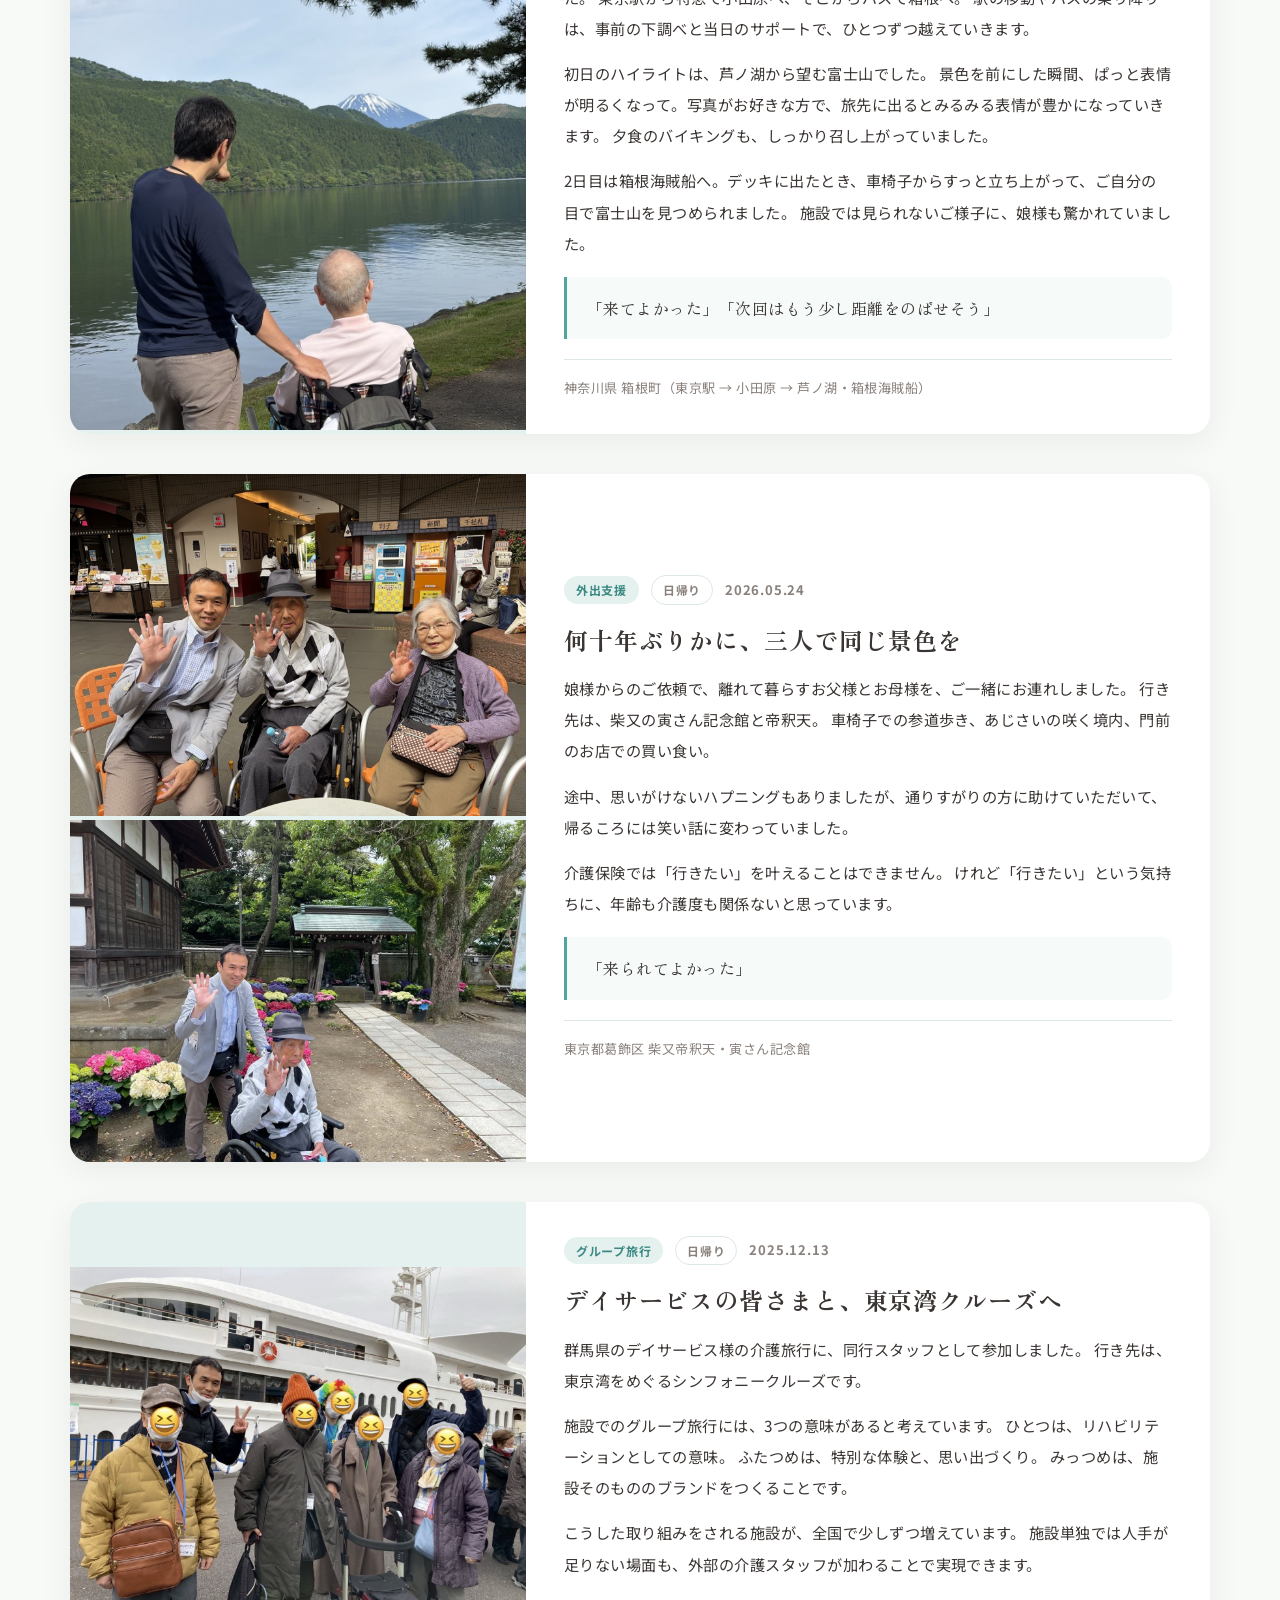
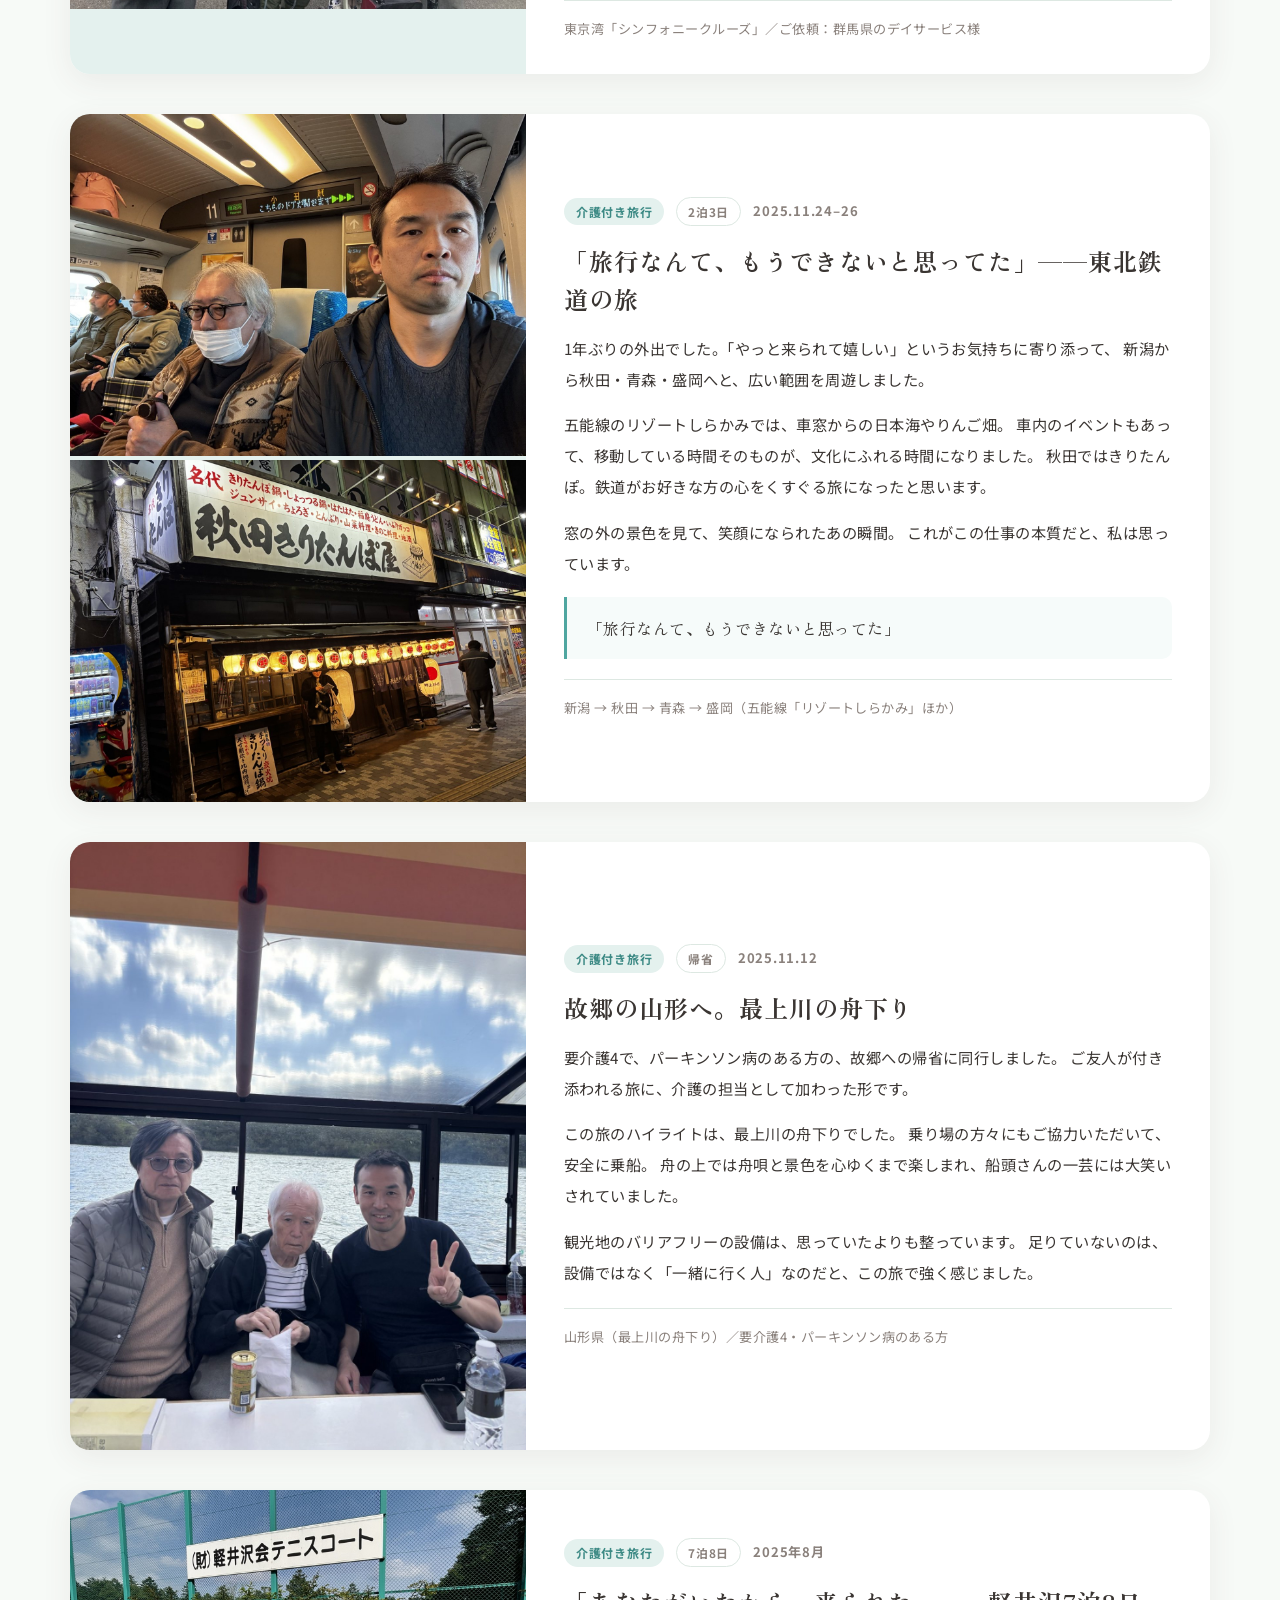
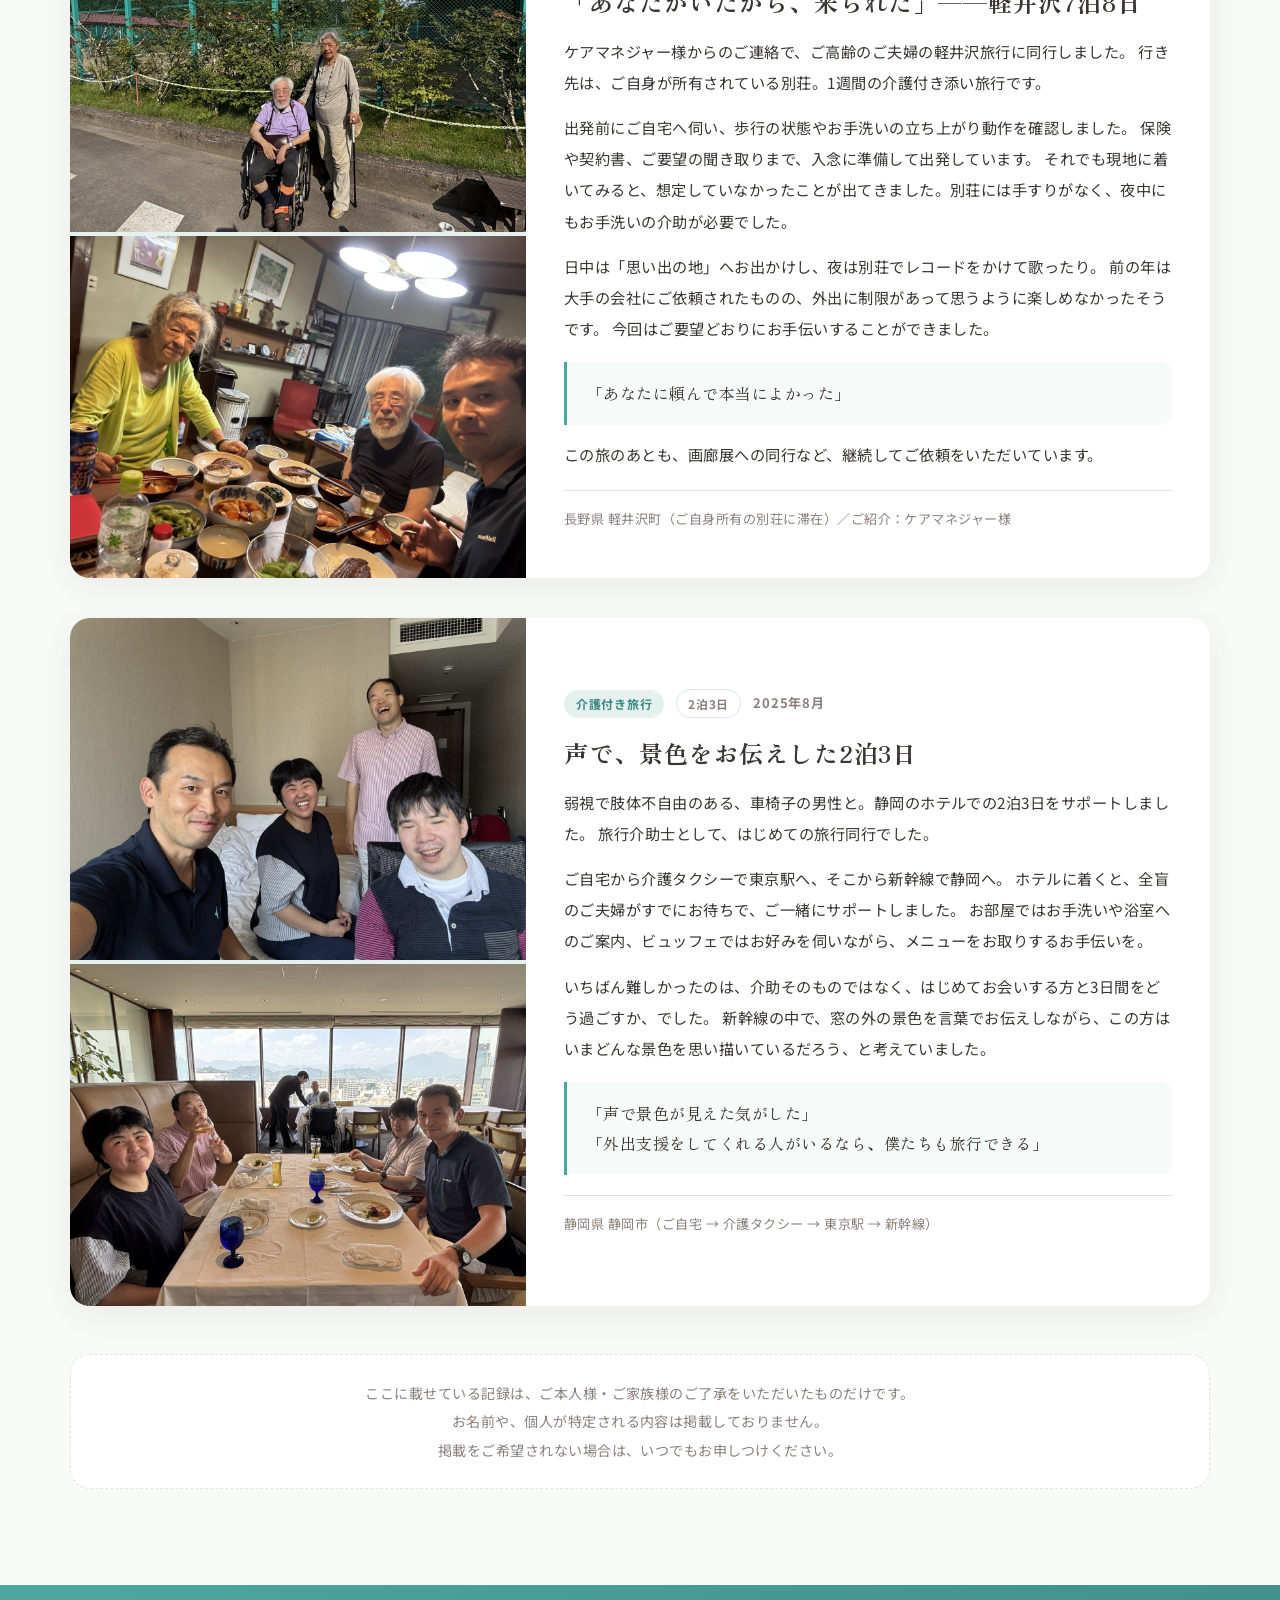
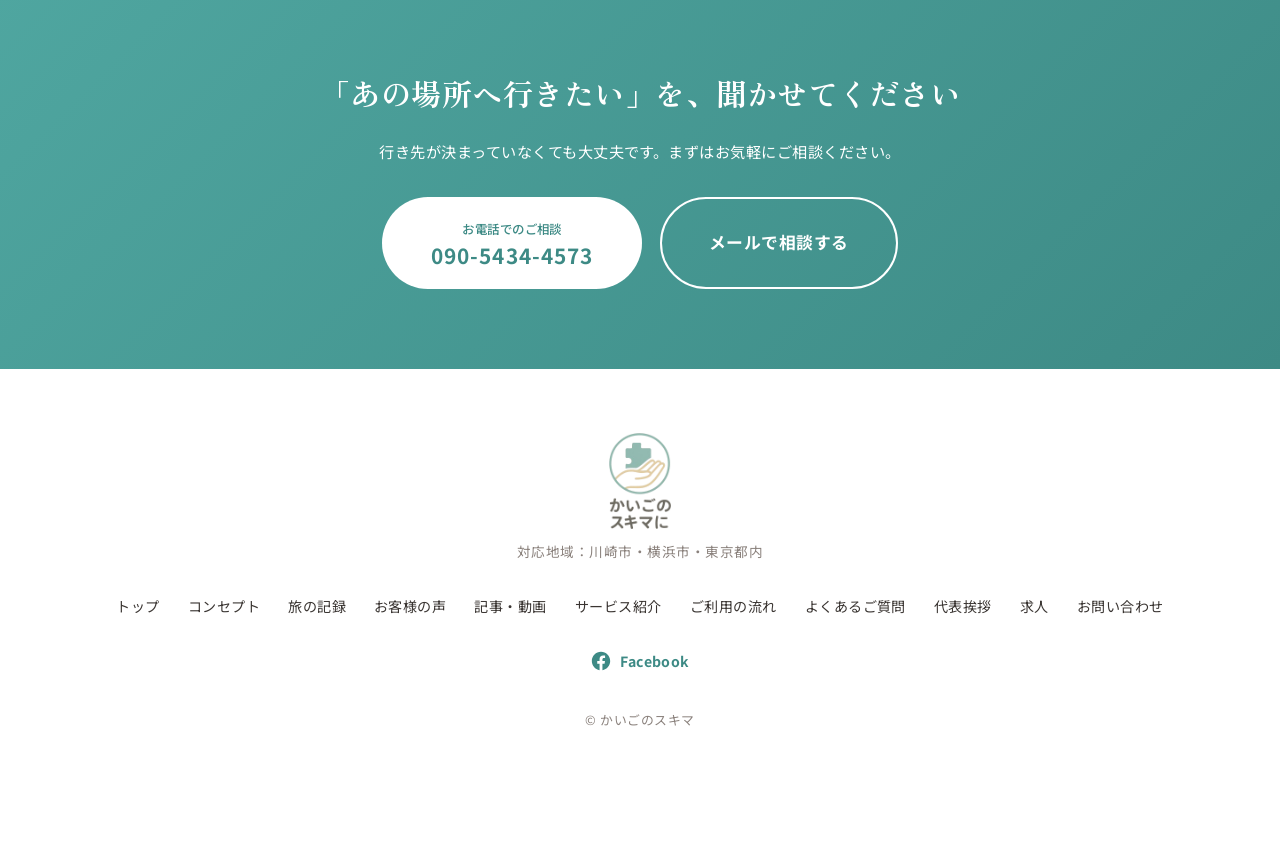
<file: v2/works.html>
<!DOCTYPE html>
<html lang="ja">
<head>
  <meta charset="UTF-8">
  <meta name="viewport" content="width=device-width, initial-scale=1.0">
  <title>旅の記録｜かいごのスキマ（保険外介護サービス）</title>
  <meta name="description" content="保険外介護サービス「かいごのスキマ」が実際にご一緒させていただいた、外出支援・介護付き旅行の記録です。箱根への1泊2日の介護旅行、柴又へのお出かけ、鉄道博物館への外出支援など。川崎市・横浜市・東京都内に対応。">

  <!-- Google Fonts: 見出し用の明朝体(Zen Old Mincho)と本文用(Noto Sans JP) -->
  <link rel="preconnect" href="https://fonts.googleapis.com">
  <link rel="preconnect" href="https://fonts.gstatic.com" crossorigin>
  <link href="https://fonts.googleapis.com/css2?family=Noto+Sans+JP:wght@400;500;700&family=Zen+Old+Mincho:wght@500;600;700&display=swap" rel="stylesheet">

  <!-- ▼確認用のページです。Googleなどの検索結果に出さない設定。
       本番（kaigonosukima.com のトップ）に移すときは、この2行を必ず消してください -->
  <meta name="robots" content="noindex, nofollow">
  <link rel="stylesheet" href="css/style.css">
</head>
<body id="top">

<!-- ============================================================
     HEADER(ナビゲーション)
============================================================ -->
<header class="header">
  <div class="header__inner">
    <a href="index.html" class="header__logo">
      <img src="images/logo-mark.png" alt="" class="header__logo-mark" width="138" height="138">
      <span class="header__logo-text">かいごのスキマ</span>
    </a>

    <button class="header__hamburger" id="hamburger" type="button" aria-label="メニューを開く" aria-expanded="false" aria-controls="globalNav">
      <span></span><span></span><span></span>
    </button>

    <nav class="header__nav" id="globalNav">
      <ul class="nav__list">
        <li><a href="index.html" class="nav__link">トップ</a></li>
        <li><a href="index.html#concept" class="nav__link">コンセプト</a></li>
        <li><a href="works.html" class="nav__link is-current" aria-current="page">旅の記録</a></li>
        <li><a href="index.html#voice" class="nav__link">お客様の声</a></li>
        <li><a href="media.html" class="nav__link">記事・動画</a></li>
        <!-- サービス紹介(ドロップダウン) -->
        <li class="nav__item--dropdown">
          <a href="index.html#service" class="nav__link nav__link--dropdown">サービス紹介<span class="nav__arrow" aria-hidden="true"></span></a>
          <ul class="nav__dropdown">
            <li><a href="index.html#service-travel">介護付き旅行サービス</a></li>
            <li><a href="index.html#service-homecare">訪問介護サービス</a></li>
            <li><a href="index.html#service-hospital">病院への付き添いサービス</a></li>
            <li><a href="index.html#service-wedding">結婚式付き添いサービス</a></li>
          </ul>
        </li>
        <li><a href="index.html#flow" class="nav__link">ご利用の流れ</a></li>
        <li><a href="index.html#faq" class="nav__link">よくある質問</a></li>
        <li><a href="recruit.html" class="nav__link">求人</a></li>
        <li class="nav__cta"><a href="index.html#contact" class="btn btn--accent btn--nav">お問い合わせ</a></li>
      </ul>
    </nav>
  </div>
</header>

<main>

<!-- ============================================================
     ページヒーロー(旅の記録)
============================================================ -->
<section class="page-hero" id="works-hero">
  <div class="section__inner fade-in">
    <p class="section__label">WORKS</p>
    <h1 class="section__title">
      <span>ご一緒した</span><br>
      <span class="section__title-accent">旅の記録</span>
    </h1>
    <p class="section__lead">実際にご依頼をいただき、ご一緒させていただいた外出・旅行の記録です。<br class="u-pc">ご本人様・ご家族様の許可をいただいたうえで掲載しています。<br class="u-pc">お名前など、個人が特定される情報は載せておりません。</p>
  </div>
</section>

<!-- ============================================================
     WORKS 一覧
     ▼記録を1件ふやすときは、下の <article class="work-entry"> を
       まるごとコピーして、新しい順に貼り、中身を書き換えます

       ・data-cat="travel"  → 介護付き旅行
       ・data-cat="outing"  → 外出支援
       ・data-cat="group"   → グループ旅行
         (上のしぼりこみボタンは、この data-cat を見て動いています)

       ・写真がまだないとき → images/works/photo-soon.svg を使います
       ・お客様の声がないときは <p class="work-entry__voice"> の行ごと消します
       ・日付がわからないときは <time> の行ごと消します
============================================================ -->
<section class="section">
  <div class="section__inner">

    <!-- しぼりこみボタン -->
    <div class="works__filter fade-in" role="group" aria-label="記録のしぼりこみ">
      <button type="button" class="works__filter-btn is-active" data-filter="all">すべて</button>
      <button type="button" class="works__filter-btn" data-filter="travel">介護付き旅行</button>
      <button type="button" class="works__filter-btn" data-filter="outing">外出支援</button>
      <button type="button" class="works__filter-btn" data-filter="group">グループ旅行</button>
    </div>

    <div class="works__list">

      <!-- ============ 鉄道博物館(2026.06.20) ============ -->
      <article class="work-entry fade-in" data-cat="outing">
        <div class="work-entry__photos">
          <img src="images/works/tetsudo-1.jpg" alt="鉄道博物館で蒸気機関車の展示をご覧になっている様子" loading="lazy">
          <img src="images/works/tetsudo-2.jpg" alt="新幹線が見える館内のお食事スペースでのお昼の様子" loading="lazy">
        </div>
        <div class="work-entry__body">
          <p class="work-card__meta">
            <span class="work-card__cat">外出支援</span>
            <span class="work-card__term">日帰り</span>
            <time class="work-card__date" datetime="2026-06-18">2026.06.18</time>
          </p>
          <h2 class="work-entry__title">大好きな鉄道を、一日かけて</h2>
          <p class="work-entry__text">
            NPO法人様からのご依頼で、障害のある57歳の男性と、朝から一日ご一緒しました。
            グループホームまでお迎えにあがり、大宮シャトルに乗って鉄道博物館へ。
            電車の中では静かに車窓をながめていらっしゃって、その時間そのものが大切なものに見えました。
          </p>
          <p class="work-entry__text">
            博物館ではまずお昼をとってから展示エリアへ。鉄道がお好きなことが、表情から伝わってきます。
            少し気持ちが高ぶる場面もありましたが、お話ししながら、ご本人のペースを一緒につくって回りました。
            途中でおやつのアップルパイ、帰りにはクッキーのお土産も選ばれて。
          </p>
          <p class="work-entry__text">
            外の空気を吸うこと、人と話すこと、自分で選ぶこと。
            それが積み重なって、生活のリズムや「次の楽しみ」につながっていくのだと思っています。
          </p>
          <p class="work-entry__place">埼玉県さいたま市 鉄道博物館（大宮）／ご依頼：NPO法人様</p>
        </div>
      </article>

      <!-- ============ 箱根 1泊2日(2026.05.26–27) ============ -->
      <article class="work-entry fade-in" data-cat="travel">
        <div class="work-entry__photos">
          <img src="images/works/hakone-fuji.jpg" alt="芦ノ湖のほとりから富士山をながめるご利用者様とスタッフ" loading="lazy">
        </div>
        <div class="work-entry__body">
          <p class="work-card__meta">
            <span class="work-card__cat">介護付き旅行</span>
            <span class="work-card__term">1泊2日</span>
            <time class="work-card__date" datetime="2026-05-26">2026.05.26–27</time>
          </p>
          <h2 class="work-entry__title">芦ノ湖から富士山を見た、1泊2日の箱根</h2>
          <p class="work-entry__text">
            92歳のご利用者様と、娘様ご夫婦にご依頼をいただき、1泊2日の介護旅行に同行しました。
            東京駅から特急で小田原へ、そこからバスで箱根へ。
            駅の移動やバスの乗り降りは、事前の下調べと当日のサポートで、ひとつずつ越えていきます。
          </p>
          <p class="work-entry__text">
            初日のハイライトは、芦ノ湖から望む富士山でした。
            景色を前にした瞬間、ぱっと表情が明るくなって。写真がお好きな方で、旅先に出るとみるみる表情が豊かになっていきます。
            夕食のバイキングも、しっかり召し上がっていました。
          </p>
          <p class="work-entry__text">
            2日目は箱根海賊船へ。デッキに出たとき、車椅子からすっと立ち上がって、ご自分の目で富士山を見つめられました。
            施設では見られないご様子に、娘様も驚かれていました。
          </p>
          <p class="work-entry__voice">「来てよかった」「次回はもう少し距離をのばせそう」</p>
          <p class="work-entry__place">神奈川県 箱根町（東京駅 → 小田原 → 芦ノ湖・箱根海賊船）</p>
        </div>
      </article>

      <!-- ============ 柴又(2026.05.24) ============ -->
      <article class="work-entry fade-in" data-cat="outing">
        <div class="work-entry__photos">
          <img src="images/works/shibamata.jpg" alt="柴又でご両親とご一緒したときの様子" loading="lazy">
          <img src="images/works/ajisai.jpg" alt="あじさいの咲く境内でのご様子" loading="lazy">
        </div>
        <div class="work-entry__body">
          <p class="work-card__meta">
            <span class="work-card__cat">外出支援</span>
            <span class="work-card__term">日帰り</span>
            <time class="work-card__date" datetime="2026-05-24">2026.05.24</time>
          </p>
          <h2 class="work-entry__title">何十年ぶりかに、三人で同じ景色を</h2>
          <p class="work-entry__text">
            娘様からのご依頼で、離れて暮らすお父様とお母様を、ご一緒にお連れしました。
            行き先は、柴又の寅さん記念館と帝釈天。
            車椅子での参道歩き、あじさいの咲く境内、門前のお店での買い食い。
          </p>
          <p class="work-entry__text">
            途中、思いがけないハプニングもありましたが、通りすがりの方に助けていただいて、
            帰るころには笑い話に変わっていました。
          </p>
          <p class="work-entry__text">
            介護保険では「行きたい」を叶えることはできません。
            けれど「行きたい」という気持ちに、年齢も介護度も関係ないと思っています。
          </p>
          <p class="work-entry__voice">「来られてよかった」</p>
          <p class="work-entry__place">東京都葛飾区 柴又帝釈天・寅さん記念館</p>
        </div>
      </article>

      <!-- ============ クルーズ船(グループ旅行) ============ -->
      <article class="work-entry fade-in" data-cat="group">
        <div class="work-entry__photos">
          <img src="images/works/cruise-1.jpg" alt="クルーズ船の前での集合写真" loading="lazy">
        </div>
        <div class="work-entry__body">
          <p class="work-card__meta">
            <span class="work-card__cat">グループ旅行</span>
            <span class="work-card__term">日帰り</span>
            <time class="work-card__date" datetime="2025-12-13">2025.12.13</time>
          </p>
          <h2 class="work-entry__title">デイサービスの皆さまと、東京湾クルーズへ</h2>
          <p class="work-entry__text">
            群馬県のデイサービス様の介護旅行に、同行スタッフとして参加しました。
            行き先は、東京湾をめぐるシンフォニークルーズです。
          </p>
          <p class="work-entry__text">
            施設でのグループ旅行には、3つの意味があると考えています。
            ひとつは、リハビリテーションとしての意味。
            ふたつめは、特別な体験と、思い出づくり。
            みっつめは、施設そのもののブランドをつくることです。
          </p>
          <p class="work-entry__text">
            こうした取り組みをされる施設が、全国で少しずつ増えています。
            施設単独では人手が足りない場面も、外部の介護スタッフが加わることで実現できます。
          </p>
          <p class="work-entry__place">東京湾「シンフォニークルーズ」／ご依頼：群馬県のデイサービス様</p>
        </div>
      </article>

      <!-- ============ 東北鉄道 2泊3日 ============ -->
      <article class="work-entry fade-in" data-cat="travel">
        <div class="work-entry__photos">
          <img src="images/works/tohoku-1.jpg" alt="列車の車内でご一緒しているときの様子" loading="lazy">
          <img src="images/works/tohoku-2.jpg" alt="秋田のきりたんぽのお店の前" loading="lazy">
        </div>
        <div class="work-entry__body">
          <p class="work-card__meta">
            <span class="work-card__cat">介護付き旅行</span>
            <span class="work-card__term">2泊3日</span>
            <time class="work-card__date" datetime="2025-11-24">2025.11.24–26</time>
          </p>
          <h2 class="work-entry__title">「旅行なんて、もうできないと思ってた」——東北鉄道の旅</h2>
          <p class="work-entry__text">
            1年ぶりの外出でした。「やっと来られて嬉しい」というお気持ちに寄り添って、
            新潟から秋田・青森・盛岡へと、広い範囲を周遊しました。
          </p>
          <p class="work-entry__text">
            五能線のリゾートしらかみでは、車窓からの日本海やりんご畑。
            車内のイベントもあって、移動している時間そのものが、文化にふれる時間になりました。
            秋田ではきりたんぽ。鉄道がお好きな方の心をくすぐる旅になったと思います。
          </p>
          <p class="work-entry__text">
            窓の外の景色を見て、笑顔になられたあの瞬間。
            これがこの仕事の本質だと、私は思っています。
          </p>
          <p class="work-entry__voice">「旅行なんて、もうできないと思ってた」</p>
          <p class="work-entry__place">新潟 → 秋田 → 青森 → 盛岡（五能線「リゾートしらかみ」ほか）</p>
        </div>
      </article>

      <!-- ============ 山形へ帰省 ============ -->
      <article class="work-entry fade-in" data-cat="travel">
        <div class="work-entry__photos">
          <img src="images/works/yamagata-1.jpg" alt="最上川の舟下りの船内でのご様子" loading="lazy">
        </div>
        <div class="work-entry__body">
          <p class="work-card__meta">
            <span class="work-card__cat">介護付き旅行</span>
            <span class="work-card__term">帰省</span>
            <time class="work-card__date" datetime="2025-11-12">2025.11.12</time>
          </p>
          <h2 class="work-entry__title">故郷の山形へ。最上川の舟下り</h2>
          <p class="work-entry__text">
            要介護4で、パーキンソン病のある方の、故郷への帰省に同行しました。
            ご友人が付き添われる旅に、介護の担当として加わった形です。
          </p>
          <p class="work-entry__text">
            この旅のハイライトは、最上川の舟下りでした。
            乗り場の方々にもご協力いただいて、安全に乗船。
            舟の上では舟唄と景色を心ゆくまで楽しまれ、船頭さんの一芸には大笑いされていました。
          </p>
          <p class="work-entry__text">
            観光地のバリアフリーの設備は、思っていたよりも整っています。
            足りていないのは、設備ではなく「一緒に行く人」なのだと、この旅で強く感じました。
          </p>
          <p class="work-entry__place">山形県（最上川の舟下り）／要介護4・パーキンソン病のある方</p>
        </div>
      </article>

      <!-- ============ 軽井沢 7泊8日 ============ -->
      <article class="work-entry fade-in" data-cat="travel">
        <div class="work-entry__photos">
          <img src="images/works/karuizawa-1.jpg" alt="軽井沢会テニスコートの前でのご夫婦の様子" loading="lazy">
          <img src="images/works/karuizawa-2.jpg" alt="別荘の食卓を囲んでの夕食の様子" loading="lazy">
        </div>
        <div class="work-entry__body">
          <p class="work-card__meta">
            <span class="work-card__cat">介護付き旅行</span>
            <span class="work-card__term">7泊8日</span>
            <time class="work-card__date" datetime="2025-08">2025年8月</time>
          </p>
          <h2 class="work-entry__title">「あなたがいたから、来られた」——軽井沢7泊8日</h2>
          <p class="work-entry__text">
            ケアマネジャー様からのご連絡で、ご高齢のご夫婦の軽井沢旅行に同行しました。
            行き先は、ご自身が所有されている別荘。1週間の介護付き添い旅行です。
          </p>
          <p class="work-entry__text">
            出発前にご自宅へ伺い、歩行の状態やお手洗いの立ち上がり動作を確認しました。
            保険や契約書、ご要望の聞き取りまで、入念に準備して出発しています。
            それでも現地に着いてみると、想定していなかったことが出てきました。別荘には手すりがなく、夜中にもお手洗いの介助が必要でした。
          </p>
          <p class="work-entry__text">
            日中は「思い出の地」へお出かけし、夜は別荘でレコードをかけて歌ったり。
            前の年は大手の会社にご依頼されたものの、外出に制限があって思うように楽しめなかったそうです。
            今回はご要望どおりにお手伝いすることができました。
          </p>
          <p class="work-entry__voice">「あなたに頼んで本当によかった」</p>
          <p class="work-entry__text">
            この旅のあとも、画廊展への同行など、継続してご依頼をいただいています。
          </p>
          <p class="work-entry__place">長野県 軽井沢町（ご自身所有の別荘に滞在）／ご紹介：ケアマネジャー様</p>
        </div>
      </article>

      <!-- ============ 静岡 2泊3日(視覚障害のある方と) ============ -->
      <article class="work-entry fade-in" data-cat="travel">
        <div class="work-entry__photos">
          <img src="images/works/shizuoka-1.jpg" alt="ホテルのお部屋でご一緒したときの様子" loading="lazy">
          <img src="images/works/shizuoka-2.jpg" alt="静岡の街を見下ろすホテルのレストランでのお食事" loading="lazy">
        </div>
        <div class="work-entry__body">
          <p class="work-card__meta">
            <span class="work-card__cat">介護付き旅行</span>
            <span class="work-card__term">2泊3日</span>
            <time class="work-card__date" datetime="2025-08">2025年8月</time>
          </p>
          <h2 class="work-entry__title">声で、景色をお伝えした2泊3日</h2>
          <p class="work-entry__text">
            弱視で肢体不自由のある、車椅子の男性と。静岡のホテルでの2泊3日をサポートしました。
            旅行介助士として、はじめての旅行同行でした。
          </p>
          <p class="work-entry__text">
            ご自宅から介護タクシーで東京駅へ、そこから新幹線で静岡へ。
            ホテルに着くと、全盲のご夫婦がすでにお待ちで、ご一緒にサポートしました。
            お部屋ではお手洗いや浴室へのご案内、ビュッフェではお好みを伺いながら、メニューをお取りするお手伝いを。
          </p>
          <p class="work-entry__text">
            いちばん難しかったのは、介助そのものではなく、はじめてお会いする方と3日間をどう過ごすか、でした。
            新幹線の中で、窓の外の景色を言葉でお伝えしながら、この方はいまどんな景色を思い描いているだろう、と考えていました。
          </p>
          <p class="work-entry__voice">「声で景色が見えた気がした」<br>「外出支援をしてくれる人がいるなら、僕たちも旅行できる」</p>
          <p class="work-entry__place">静岡県 静岡市（ご自宅 → 介護タクシー → 東京駅 → 新幹線）</p>
        </div>
      </article>

    </div>

    <p class="works__note fade-in">
      ここに載せている記録は、ご本人様・ご家族様のご了承をいただいたものだけです。<br>
      お名前や、個人が特定される内容は掲載しておりません。<br>
      掲載をご希望されない場合は、いつでもお申しつけください。
    </p>
  </div>
</section>

<!-- ============================================================
     CTAバンド
============================================================ -->
<section class="cta-band">
  <div class="cta-band__inner fade-in">
    <h2 class="cta-band__title">「あの場所へ行きたい」を、聞かせてください</h2>
    <p class="cta-band__text">行き先が決まっていなくても大丈夫です。まずはお気軽にご相談ください。</p>
    <div class="cta-band__buttons">
      <a href="tel:09054344573" class="btn btn--white btn--large">
        <span class="cta-band__tel-label">お電話でのご相談</span>
        <span class="cta-band__tel-number">090-5434-4573</span>
      </a>
      <a href="index.html#contact" class="btn btn--outline-white btn--large">メールで相談する</a>
    </div>
  </div>
</section>

</main>

<!-- ============================================================
     FOOTER(フッター)
============================================================ -->
<footer class="footer">
  <div class="footer__inner">
    <p class="footer__logo">
      <img src="images/logo.png" alt="かいごのスキマ" class="footer__logo-img" width="140" height="216">
    </p>
    <p class="footer__area">対応地域：川崎市・横浜市・東京都内</p>
    <nav class="footer__nav" aria-label="フッターメニュー">
      <a href="index.html">トップ</a>
      <a href="index.html#concept">コンセプト</a>
      <a href="works.html">旅の記録</a>
      <a href="index.html#voice">お客様の声</a>
      <a href="media.html">記事・動画</a>
      <a href="index.html#service">サービス紹介</a>
      <a href="index.html#flow">ご利用の流れ</a>
      <a href="index.html#faq">よくあるご質問</a>
      <a href="index.html#message">代表挨拶</a>
      <a href="recruit.html">求人</a>
      <a href="index.html#contact">お問い合わせ</a>
    </nav>
    <a href="https://www.facebook.com/tadashi.osaka.9" class="footer__sns" target="_blank" rel="noopener noreferrer" aria-label="Facebook">
      <svg viewBox="0 0 24 24" fill="currentColor" aria-hidden="true"><path d="M22 12.06C22 6.5 17.52 2 12 2S2 6.5 2 12.06c0 5.02 3.66 9.18 8.44 9.94v-7.03H7.9v-2.9h2.54V9.85c0-2.52 1.5-3.92 3.78-3.92 1.1 0 2.24.2 2.24.2v2.47H15.2c-1.24 0-1.63.78-1.63 1.57v1.88h2.78l-.45 2.9h-2.33V22c4.78-.76 8.44-4.92 8.44-9.94Z"/></svg>
      <span>Facebook</span>
    </a>
    <p class="footer__copy">&copy; かいごのスキマ</p>
  </div>
</footer>

<div class="floating-cta">
  <!-- ※仮文言・仮リンク: LINE公式アカウント開設後にURLを差し替えてください -->
  <a href="index.html#contact" class="floating-cta__btn floating-cta__btn--line">
    <svg viewBox="0 0 24 24" fill="currentColor" aria-hidden="true"><path d="M12 3C6.48 3 2 6.64 2 11.1c0 3.99 3.54 7.33 8.32 7.97.32.07.77.21.88.49.1.25.07.65.03.9l-.14.86c-.04.25-.2 1 .87.54 1.07-.45 5.77-3.4 7.87-5.82C21.28 14.5 22 12.9 22 11.1 22 6.64 17.52 3 12 3z"/></svg>
    <span>LINEで相談</span>
  </a>
  <a href="index.html#contact" class="floating-cta__btn floating-cta__btn--contact">
    <svg viewBox="0 0 24 24" fill="none" stroke="currentColor" stroke-width="1.8" stroke-linecap="round" stroke-linejoin="round" aria-hidden="true"><rect x="3" y="5" width="18" height="14" rx="2"/><path d="m3 7 9 6 9-6"/></svg>
    <span>お問い合わせ</span>
  </a>
</div>

<script src="js/script.js"></script>
<!-- ============================================================
     旅の記録のしぼりこみボタン
     ▼上のボタンを押すと、その種類の記録だけが表示されます
============================================================ -->
<script>
(function () {
  var buttons = document.querySelectorAll('.works__filter-btn');
  var entries = document.querySelectorAll('.work-entry');
  buttons.forEach(function (btn) {
    btn.addEventListener('click', function () {
      var want = btn.getAttribute('data-filter');
      buttons.forEach(function (b) { b.classList.toggle('is-active', b === btn); });
      entries.forEach(function (el) {
        var show = (want === 'all') || (el.getAttribute('data-cat') === want);
        el.style.display = show ? '' : 'none';
      });
    });
  });
})();
</script>
</body>
</html>
</file>
<file: css/style.css>
/* ============================================================
   かいごのスキマ style.css
   ▼サイト全体の色は、すぐ下の :root のCSS変数を書き換えるだけで
     変更できます(HTMLを触る必要はありません)
============================================================ */

:root {
  /* ---------- 現在のパレット: グリーン系(ロゴのティール緑) ---------- */
  --color-bg:            #F7FAF7;  /* ページ全体の背景(淡いグリーンがかった白) */
  --color-white:         #FFFFFF;  /* 白いセクション・カード背景 */
  --color-accent:        #4FA6A0;  /* アクセント(見出し2行目・ボタン) */
  --color-accent-dark:   #3D8A85;  /* アクセント濃いめ(ホバー時) */
  --color-accent-pale:   #E4F1EE;  /* アクセント淡色(アイコン背景など) */
  --color-text:          #3A3532;  /* 本文の文字色 */
  --color-text-light:    #8A817C;  /* 補足テキスト */
  --color-line:          #DDE8E2;  /* 罫線 */

  /* ---------- ダスティピンク系(以前の配色)に戻したい場合 ----------
     上の変数を下の値に書き換えてください

  --color-accent:        #C08497;
  --color-accent-dark:   #B76E79;
  --color-accent-pale:   #F4E7EB;
  --color-bg:            #FAF7F2;
  --color-line:          #E9E2D9;
  ------------------------------------------------------------- */

  /* ---------- フォント ---------- */
  --font-serif: 'Zen Old Mincho', 'Hiragino Mincho ProN', serif;   /* 見出し用 明朝 */
  --font-sans:  'Noto Sans JP', 'Hiragino Sans', sans-serif;       /* 本文用 */

  /* ---------- 角丸・影 ---------- */
  --radius-card: 20px;
  --radius-pill: 999px;
  --shadow-soft: 0 8px 30px rgba(90, 70, 60, 0.08);
}

/* ============================================================
   リセット・基本設定
============================================================ */
*, *::before, *::after {
  margin: 0;
  padding: 0;
  box-sizing: border-box;
}

html {
  scroll-behavior: smooth;
}

body {
  font-family: var(--font-sans);
  color: var(--color-text);
  background-color: var(--color-bg);
  font-size: 16px;
  line-height: 1.9;
  letter-spacing: 0.03em;
  -webkit-font-smoothing: antialiased;
}

img {
  max-width: 100%;
  height: auto;
  display: block;
}

a {
  color: inherit;
  text-decoration: none;
}

ul, ol {
  list-style: none;
}

/* アンカーで飛んだとき、固定ヘッダーに隠れないための余白 */
section[id], footer[id] {
  scroll-margin-top: 110px;
}

/* ============================================================
   ボタン共通
============================================================ */
.btn {
  display: inline-flex;
  flex-direction: column;
  align-items: center;
  justify-content: center;
  padding: 0.9em 2.2em;
  border: 2px solid transparent;
  border-radius: var(--radius-pill);
  font-weight: 700;
  font-size: 0.95rem;
  cursor: pointer;
  transition: background-color 0.25s, color 0.25s, border-color 0.25s, transform 0.25s;
}

.btn--accent {
  background-color: var(--color-accent);
  color: #fff;
}
.btn--accent:hover {
  background-color: var(--color-accent-dark);
  transform: translateY(-2px);
}

.btn--outline {
  background-color: rgba(255, 255, 255, 0.85);
  border-color: var(--color-accent);
  color: var(--color-accent);
}
.btn--outline:hover {
  background-color: var(--color-accent);
  color: #fff;
  transform: translateY(-2px);
}

.btn--white {
  background-color: #fff;
  color: var(--color-accent-dark);
}
.btn--white:hover {
  transform: translateY(-2px);
}

.btn--outline-white {
  border-color: #fff;
  color: #fff;
}
.btn--outline-white:hover {
  background-color: #fff;
  color: var(--color-accent-dark);
  transform: translateY(-2px);
}

.btn--large {
  padding: 1.1em 2.8em;
  font-size: 1.05rem;
}

.btn--nav {
  padding: 0.6em 1.4em;
  font-size: 0.9rem;
  white-space: nowrap;
}

/* ============================================================
   HEADER(上部に浮かせたピル型ナビ)
============================================================ */
.header {
  position: fixed;
  top: 16px;
  left: 0;
  right: 0;
  z-index: 100;
  padding: 0 16px;
}

.header__inner {
  max-width: 1140px;
  margin: 0 auto;
  background-color: rgba(255, 255, 255, 0.95);
  border-radius: var(--radius-pill);
  box-shadow: var(--shadow-soft);
  display: flex;
  align-items: center;
  justify-content: space-between;
  padding: 10px 12px 10px 18px;
  /* 注意: ここに backdrop-filter を付けると
     スマホメニュー(position: fixed)が正しく全画面に広がらなくなります */
}

.header__logo {
  display: flex;
  align-items: center;
  gap: 8px;
  font-family: var(--font-serif);
  font-size: 1.3rem;
  font-weight: 700;
  color: var(--color-text);
  white-space: nowrap;
}

/* ヘッダーのロゴマーク(丸いエンブレム部分だけ) */
.header__logo-mark {
  width: 34px;
  height: 34px;
  display: block;
  flex-shrink: 0;
}

.nav__list {
  display: flex;
  align-items: center;
  gap: 4px;
}

.nav__link {
  display: inline-block;
  padding: 0.5em 0.72em;
  font-size: 0.9rem;
  font-weight: 500;
  border-radius: var(--radius-pill);
  transition: color 0.2s, background-color 0.2s;
  white-space: nowrap;
}

.nav__link:hover {
  color: var(--color-accent);
  background-color: var(--color-accent-pale);
}

.nav__cta {
  margin-left: 6px;
}

/* --- ドロップダウン(サービス紹介) --- */
.nav__item--dropdown {
  position: relative;
}

.nav__arrow {
  display: inline-block;
  width: 7px;
  height: 7px;
  margin-left: 6px;
  border-right: 1.5px solid currentColor;
  border-bottom: 1.5px solid currentColor;
  transform: rotate(45deg) translateY(-2px);
  transition: transform 0.2s;
}

.nav__dropdown {
  position: absolute;
  top: calc(100% + 10px);
  left: 50%;
  transform: translateX(-50%) translateY(8px);
  min-width: 240px;
  background-color: #fff;
  border-radius: 16px;
  box-shadow: var(--shadow-soft);
  padding: 10px;
  opacity: 0;
  visibility: hidden;
  transition: opacity 0.25s, transform 0.25s, visibility 0.25s;
}

.nav__dropdown a {
  display: block;
  padding: 0.6em 1em;
  font-size: 0.88rem;
  border-radius: 10px;
  transition: color 0.2s, background-color 0.2s;
}

.nav__dropdown a:hover {
  color: var(--color-accent);
  background-color: var(--color-accent-pale);
}

/* PCではホバーで開く */
@media (min-width: 1025px) {
  .nav__item--dropdown:hover .nav__dropdown,
  .nav__item--dropdown:focus-within .nav__dropdown {
    opacity: 1;
    visibility: visible;
    transform: translateX(-50%) translateY(0);
  }
}

/* --- ハンバーガー(スマホ・タブレット) --- */
.header__hamburger {
  display: none;
  width: 44px;
  height: 44px;
  border: none;
  background: transparent;
  cursor: pointer;
  position: relative;
  z-index: 102;
}

.header__hamburger span {
  display: block;
  width: 24px;
  height: 2px;
  background-color: var(--color-text);
  margin: 5px auto;
  border-radius: 2px;
  transition: transform 0.3s, opacity 0.3s;
}

.header__hamburger.is-open span:nth-child(1) {
  transform: translateY(7px) rotate(45deg);
}
.header__hamburger.is-open span:nth-child(2) {
  opacity: 0;
}
.header__hamburger.is-open span:nth-child(3) {
  transform: translateY(-7px) rotate(-45deg);
}

@media (max-width: 1024px) {
  .header__hamburger {
    display: block;
  }

  .header__nav {
    position: fixed;
    inset: 0;
    background-color: rgba(250, 247, 242, 0.98);
    opacity: 0;
    visibility: hidden;
    transition: opacity 0.3s, visibility 0.3s;
    overflow-y: auto;
    padding: 100px 24px 40px;
    z-index: 101;
  }

  .header__nav.is-open {
    opacity: 1;
    visibility: visible;
  }

  .nav__list {
    flex-direction: column;
    align-items: stretch;
    gap: 0;
    max-width: 420px;
    margin: 0 auto;
  }

  .nav__link {
    display: block;
    padding: 1em 0.5em;
    font-size: 1.05rem;
    border-bottom: 1px solid var(--color-line);
    border-radius: 0;
  }

  .nav__link:hover {
    background-color: transparent;
  }

  /* スマホではドロップダウンをタップで開閉 */
  .nav__dropdown {
    position: static;
    transform: none;
    box-shadow: none;
    background: transparent;
    padding: 0 0 0 1.2em;
    display: none;
    opacity: 1;
    visibility: visible;
    min-width: 0;
  }

  .nav__item--dropdown.is-open .nav__dropdown {
    display: block;
  }

  .nav__item--dropdown.is-open .nav__arrow {
    transform: rotate(-135deg) translateY(-2px);
  }

  .nav__dropdown a {
    padding: 0.8em 0.5em;
    border-bottom: 1px dashed var(--color-line);
    border-radius: 0;
  }

  .nav__cta {
    margin: 24px 0 0;
    text-align: center;
  }

  .btn--nav {
    display: inline-flex;
    padding: 1em 3em;
    font-size: 1rem;
  }
}

/* ============================================================
   HERO
============================================================ */
.hero {
  position: relative;
  min-height: 92vh;
  display: flex;
  align-items: center;
  overflow: hidden;
}

.hero__bg {
  position: absolute;
  inset: 0;
  z-index: -1;
}

.hero__bg img {
  width: 100%;
  height: 100%;
  object-fit: cover;
}

/* 文字を読みやすくするための薄いオーバーレイ */
.hero__bg::after {
  content: "";
  position: absolute;
  inset: 0;
  background: linear-gradient(90deg, rgba(250, 247, 242, 0.85) 0%, rgba(250, 247, 242, 0.45) 55%, rgba(250, 247, 242, 0.1) 100%);
}

.hero__content {
  max-width: 1140px;
  width: 100%;
  margin: 0 auto;
  padding: 140px 24px 80px;
}

.hero__catch {
  font-family: var(--font-serif);
  font-size: clamp(2.2rem, 5.2vw, 4rem);
  font-weight: 700;
  line-height: 1.5;
  letter-spacing: 0.06em;
}

.hero__catch-line2 {
  color: var(--color-accent);
}

.hero__sub {
  margin-top: 28px;
  font-size: clamp(0.95rem, 1.6vw, 1.1rem);
  line-height: 2.1;
}

.hero__buttons {
  margin-top: 36px;
  display: flex;
  flex-wrap: wrap;
  gap: 16px;
}

/* ============================================================
   サービスカテゴリチップ
============================================================ */
.chips {
  margin-top: -48px;
  position: relative;
  z-index: 5;
  padding: 0 16px;
}

.chips__inner {
  max-width: 1140px;
  margin: 0 auto;
  background-color: var(--color-white);
  border-radius: var(--radius-card);
  box-shadow: var(--shadow-soft);
  display: flex;
  flex-wrap: wrap;
  justify-content: center;
  gap: 8px;
  padding: 20px 16px;
}

.chip {
  display: flex;
  flex-direction: column;
  align-items: center;
  gap: 8px;
  padding: 12px 18px;
  border-radius: 16px;
  transition: background-color 0.25s, transform 0.25s;
  min-width: 120px;
}

.chip:hover {
  background-color: var(--color-accent-pale);
  transform: translateY(-3px);
}

.chip__icon {
  width: 56px;
  height: 56px;
  border-radius: 50%;
  background-color: var(--color-accent-pale);
  color: var(--color-accent-dark);
  display: flex;
  align-items: center;
  justify-content: center;
}

.chip__icon svg {
  width: 26px;
  height: 26px;
}

.chip__label {
  font-size: 0.85rem;
  font-weight: 700;
}

/* ============================================================
   セクション共通
============================================================ */
.section {
  padding: 96px 24px;
}

.section--white {
  background-color: var(--color-white);
}

.section__inner {
  max-width: 1140px;
  margin: 0 auto;
}

.section__inner--narrow {
  max-width: 860px;
}

.section__head {
  text-align: center;
  margin-bottom: 56px;
}

/* 英語ラベル(ABOUT / SERVICE ...) */
.section__label {
  font-size: 0.85rem;
  font-weight: 700;
  letter-spacing: 0.25em;
  color: var(--color-accent);
  margin-bottom: 12px;
  text-transform: uppercase;
}

.section__title {
  font-family: var(--font-serif);
  font-size: clamp(1.5rem, 3.4vw, 2.2rem);
  font-weight: 700;
  line-height: 1.7;
  letter-spacing: 0.05em;
}

.section__title-accent {
  color: var(--color-accent);
}

/* ============================================================
   ABOUT(コンセプト)
============================================================ */
.about__lead {
  max-width: 760px;
  margin: 0 auto;
  text-align: center;
}

.about__lead p + p {
  margin-top: 1.4em;
}

.about__subtitle {
  font-family: var(--font-serif);
  font-size: 1.35rem;
  text-align: center;
  margin-top: 72px;
}

.about__note {
  text-align: center;
  color: var(--color-text-light);
  font-size: 0.92rem;
  margin-top: 10px;
}

.about__features {
  margin-top: 40px;
  display: grid;
  grid-template-columns: repeat(4, 1fr);
  gap: 24px;
}

.feature-card {
  background-color: var(--color-bg);
  border-radius: var(--radius-card);
  padding: 32px 24px;
  text-align: center;
}

.feature-card__icon {
  display: inline-flex;
  align-items: center;
  justify-content: center;
  width: 64px;
  height: 64px;
  border-radius: 50%;
  background-color: var(--color-white);
  color: var(--color-accent-dark);
  box-shadow: var(--shadow-soft);
}

.feature-card__icon svg {
  width: 30px;
  height: 30px;
}

.feature-card__title {
  font-family: var(--font-serif);
  font-size: 1.05rem;
  margin: 16px 0 10px;
}

.feature-card__text {
  font-size: 0.9rem;
  line-height: 1.9;
  text-align: left;
}

@media (max-width: 1024px) {
  .about__features {
    grid-template-columns: repeat(2, 1fr);
  }
}

@media (max-width: 768px) {
  .about__features {
    grid-template-columns: 1fr;
  }
}

/* ============================================================
   GALLERY
============================================================ */
.gallery__grid {
  display: grid;
  grid-template-columns: repeat(3, 1fr);
  gap: 24px;
}

.gallery__item {
  border-radius: var(--radius-card);
  overflow: hidden;
  background-color: var(--color-white);
  box-shadow: var(--shadow-soft);
}

.gallery__item img {
  width: 100%;
  aspect-ratio: 4 / 3;
  object-fit: cover;
}

.gallery__item figcaption {
  padding: 14px 18px;
  font-size: 0.9rem;
  font-weight: 700;
  text-align: center;
}

@media (max-width: 1024px) {
  .gallery__grid {
    grid-template-columns: repeat(2, 1fr);
  }
}

@media (max-width: 768px) {
  .gallery__grid {
    grid-template-columns: repeat(2, 1fr);
    gap: 14px;
  }
  .gallery__item figcaption {
    font-size: 0.82rem;
    padding: 10px;
  }
}

/* ============================================================
   SERVICE(サービスカード)
============================================================ */
.service__list {
  display: flex;
  flex-direction: column;
  gap: 48px;
}

.service-card {
  display: flex;
  align-items: stretch;
  background-color: var(--color-bg);
  border-radius: var(--radius-card);
  overflow: hidden;
  box-shadow: var(--shadow-soft);
  scroll-margin-top: 110px;
}

.service-card--reverse {
  flex-direction: row-reverse;
}

.service-card__img {
  flex: 0 0 42%;
}

.service-card__img img {
  width: 100%;
  height: 100%;
  object-fit: cover;
}

.service-card__body {
  flex: 1;
  padding: 40px 44px;
  display: flex;
  flex-direction: column;
}

.service-card__title {
  font-family: var(--font-serif);
  font-size: 1.4rem;
  color: var(--color-accent-dark);
}

.service-card__sub {
  font-size: 0.9rem;
  color: var(--color-text-light);
  margin-top: 4px;
}

.service-card__text {
  margin-top: 16px;
  font-size: 0.95rem;
  line-height: 2;
}

.service-card__price {
  margin-top: auto;
  padding-top: 20px;
  font-weight: 700;
  font-size: 0.95rem;
}

.service-card__price-label {
  display: inline-block;
  background-color: var(--color-accent);
  color: #fff;
  font-size: 0.75rem;
  padding: 2px 12px;
  border-radius: var(--radius-pill);
  margin-right: 10px;
  vertical-align: middle;
}

.service-card__price-note {
  font-weight: 400;
  font-size: 0.85rem;
  color: var(--color-text-light);
  margin-left: 4px;
}

@media (max-width: 768px) {
  .service-card,
  .service-card--reverse {
    flex-direction: column;
  }
  .service-card__img img {
    aspect-ratio: 16 / 10;
  }
  .service-card__body {
    padding: 24px 22px 28px;
  }
}

/* ============================================================
   FLOW(ご利用の流れ)
============================================================ */
.flow__list {
  display: grid;
  grid-template-columns: repeat(4, 1fr);
  gap: 24px;
  counter-reset: flow;
}

.flow-step {
  background-color: var(--color-white);
  border-radius: var(--radius-card);
  box-shadow: var(--shadow-soft);
  padding: 36px 26px;
  text-align: center;
  position: relative;
}

.flow-step__num {
  font-family: var(--font-serif);
  font-size: 2rem;
  color: var(--color-accent);
  display: block;
  line-height: 1;
}

.flow-step__num::after {
  content: "";
  display: block;
  width: 32px;
  height: 2px;
  background-color: var(--color-accent-pale);
  margin: 14px auto 0;
}

.flow-step__title {
  font-family: var(--font-serif);
  font-size: 1.1rem;
  margin: 16px 0 10px;
}

.flow-step__text {
  font-size: 0.9rem;
  text-align: left;
}

@media (max-width: 1024px) {
  .flow__list {
    grid-template-columns: repeat(2, 1fr);
  }
}

@media (max-width: 768px) {
  .flow__list {
    grid-template-columns: 1fr;
  }
}

/* ============================================================
   PRICE(料金表)
============================================================ */
.price__table-wrap {
  overflow-x: auto;
  background-color: var(--color-bg);
  border-radius: var(--radius-card);
  padding: 12px;
}

.price__table {
  width: 100%;
  min-width: 640px;
  border-collapse: separate;
  border-spacing: 0;
  font-size: 0.93rem;
}

.price__table th,
.price__table td {
  padding: 14px 18px;
  text-align: left;
}

.price__table thead th {
  background-color: var(--color-accent);
  color: #fff;
  font-weight: 700;
}

.price__table thead th:first-child {
  border-radius: 12px 0 0 12px;
}

.price__table thead th:last-child {
  border-radius: 0 12px 12px 0;
}

.price__table tbody tr:nth-child(even) td {
  background-color: rgba(255, 255, 255, 0.7);
}

.price__table tbody td {
  border-bottom: 1px solid var(--color-line);
}

.price__table tbody tr:last-child td {
  border-bottom: none;
}

.price__note {
  margin-top: 20px;
  font-size: 0.88rem;
  color: var(--color-text-light);
  text-align: center;
}

/* ============================================================
   AREA(対応地域)
============================================================ */
.area__card {
  background-color: var(--color-white);
  border-radius: var(--radius-card);
  box-shadow: var(--shadow-soft);
  padding: 48px 32px;
  text-align: center;
  max-width: 860px;
  margin: 0 auto;
}

.area__main {
  font-family: var(--font-serif);
  font-size: clamp(1.1rem, 2.4vw, 1.5rem);
  font-weight: 700;
}

.area__note {
  margin-top: 16px;
  font-size: 0.9rem;
  color: var(--color-text-light);
}

/* ============================================================
   MESSAGE(代表挨拶)
============================================================ */
.message__wrap {
  display: flex;
  gap: 56px;
  align-items: flex-start;
}

.message__photo {
  flex: 0 0 300px;
}

.message__photo img {
  border-radius: var(--radius-card);
  box-shadow: var(--shadow-soft);
}

.message__name {
  text-align: center;
  margin-top: 16px;
  font-family: var(--font-serif);
  font-size: 1.05rem;
}

.message__body {
  flex: 1;
}

.message__body p + p {
  margin-top: 1.4em;
}

@media (max-width: 768px) {
  .message__wrap {
    flex-direction: column;
    align-items: center;
    gap: 32px;
  }
  .message__photo {
    flex: none;
    width: min(260px, 70%);
  }
}

/* ============================================================
   Q&A(アコーディオン)
============================================================ */
.faq__list {
  display: flex;
  flex-direction: column;
  gap: 16px;
}

.faq-item {
  background-color: var(--color-white);
  border-radius: 16px;
  box-shadow: var(--shadow-soft);
  overflow: hidden;
}

.faq-item__q {
  width: 100%;
  display: flex;
  align-items: center;
  gap: 14px;
  padding: 20px 56px 20px 22px;
  background: transparent;
  border: none;
  font-family: var(--font-sans);
  font-size: 1rem;
  font-weight: 700;
  color: var(--color-text);
  text-align: left;
  cursor: pointer;
  position: relative;
  line-height: 1.7;
}

.faq-item__mark {
  flex-shrink: 0;
  width: 32px;
  height: 32px;
  border-radius: 50%;
  background-color: var(--color-accent);
  color: #fff;
  display: inline-flex;
  align-items: center;
  justify-content: center;
  font-family: var(--font-serif);
  font-size: 1rem;
}

.faq-item__mark--a {
  background-color: var(--color-accent-pale);
  color: var(--color-accent-dark);
  margin-right: 12px;
  float: left;
}

/* +/− の開閉マーク */
.faq-item__toggle {
  position: absolute;
  right: 22px;
  top: 50%;
  width: 16px;
  height: 16px;
  transform: translateY(-50%);
}

.faq-item__toggle::before,
.faq-item__toggle::after {
  content: "";
  position: absolute;
  top: 50%;
  left: 0;
  width: 100%;
  height: 2px;
  background-color: var(--color-accent);
  border-radius: 2px;
  transition: transform 0.3s;
}

.faq-item__toggle::after {
  transform: rotate(90deg);
}

.faq-item__q[aria-expanded="true"] .faq-item__toggle::after {
  transform: rotate(0deg);
}

.faq-item__a {
  max-height: 0;
  overflow: hidden;
  transition: max-height 0.35s ease;
}

.faq-item__a p {
  padding: 4px 24px 22px;
  font-size: 0.95rem;
}

/* ============================================================
   CONTACT(お問い合わせフォーム)
============================================================ */
.contact__lead {
  text-align: center;
  font-size: 0.95rem;
}

.contact__required-note {
  text-align: center;
  margin-top: 16px;
  font-size: 0.85rem;
  color: var(--color-text-light);
}

.required {
  display: inline-block;
  background-color: var(--color-accent);
  color: #fff;
  font-size: 0.72rem;
  font-weight: 700;
  padding: 1px 10px;
  border-radius: var(--radius-pill);
  margin-left: 10px;
  vertical-align: middle;
}

.contact__form {
  margin-top: 40px;
  background-color: var(--color-bg);
  border-radius: var(--radius-card);
  padding: 48px 40px;
}

.form-row + .form-row {
  margin-top: 24px;
}

.form-row__label {
  display: block;
  font-weight: 700;
  font-size: 0.95rem;
  margin-bottom: 8px;
}

.form-row input,
.form-row textarea {
  width: 100%;
  padding: 14px 16px;
  border: 1px solid var(--color-line);
  border-radius: 12px;
  font-family: var(--font-sans);
  font-size: 1rem;
  color: var(--color-text);
  background-color: var(--color-white);
  transition: border-color 0.2s, box-shadow 0.2s;
}

.form-row input:focus,
.form-row textarea:focus {
  outline: none;
  border-color: var(--color-accent);
  box-shadow: 0 0 0 3px var(--color-accent-pale);
}

.form-row textarea {
  resize: vertical;
}

.contact__submit {
  text-align: center;
  margin-top: 36px;
}

.contact__submit .btn {
  min-width: 260px;
}

@media (max-width: 768px) {
  .contact__form {
    padding: 32px 20px;
  }
}

/* ============================================================
   CTAバンド
============================================================ */
.cta-band {
  background: linear-gradient(135deg, var(--color-accent) 0%, var(--color-accent-dark) 100%);
  color: #fff;
  padding: 80px 24px;
}

.cta-band__inner {
  max-width: 860px;
  margin: 0 auto;
  text-align: center;
}

.cta-band__title {
  font-family: var(--font-serif);
  font-size: clamp(1.4rem, 3vw, 1.9rem);
}

.cta-band__text {
  margin-top: 14px;
  font-size: 0.95rem;
}

.cta-band__buttons {
  margin-top: 32px;
  display: flex;
  justify-content: center;
  flex-wrap: wrap;
  gap: 18px;
}

.cta-band__tel-label {
  font-size: 0.78rem;
  font-weight: 500;
}

.cta-band__tel-number {
  font-size: 1.3rem;
  letter-spacing: 0.05em;
  line-height: 1.3;
}

/* ============================================================
   FOOTER
============================================================ */
.footer {
  background-color: var(--color-white);
  padding: 64px 24px 110px;  /* 下部はフローティングボタンと重ならない余白 */
  text-align: center;
}

.footer__logo {
  font-family: var(--font-serif);
  font-size: 1.4rem;
  font-weight: 700;
}

/* フッターのロゴ(丸いエンブレム＋文字の縦組み版) */
.footer__logo-img {
  width: auto;
  height: 96px;
  display: block;
  margin: 0 auto;
}

.footer__area {
  margin-top: 10px;
  font-size: 0.85rem;
  color: var(--color-text-light);
}

.footer__nav {
  margin-top: 28px;
  display: flex;
  flex-wrap: wrap;
  justify-content: center;
  gap: 8px 28px;
  font-size: 0.88rem;
}

.footer__nav a:hover {
  color: var(--color-accent);
}

.footer__sns {
  display: inline-flex;
  align-items: center;
  gap: 8px;
  margin-top: 28px;
  font-size: 0.88rem;
  font-weight: 700;
  color: var(--color-accent-dark);
}

.footer__sns svg {
  width: 22px;
  height: 22px;
}

.footer__sns:hover {
  color: var(--color-accent);
}

.footer__copy {
  margin-top: 28px;
  font-size: 0.8rem;
  color: var(--color-text-light);
}

/* ============================================================
   右下フローティングボタン
============================================================ */
.floating-cta {
  position: fixed;
  right: 16px;
  bottom: 16px;
  z-index: 90;
  display: flex;
  flex-direction: column;
  gap: 10px;
}

.floating-cta__btn {
  display: inline-flex;
  align-items: center;
  gap: 8px;
  padding: 12px 22px;
  border-radius: var(--radius-pill);
  font-size: 0.88rem;
  font-weight: 700;
  color: #fff;
  box-shadow: 0 6px 20px rgba(90, 70, 60, 0.25);
  transition: transform 0.25s, opacity 0.25s;
}

.floating-cta__btn:hover {
  transform: translateY(-3px);
}

.floating-cta__btn svg {
  width: 20px;
  height: 20px;
}

/* LINEボタン(緑) */
.floating-cta__btn--line {
  background-color: #06C755;
}

/* お問い合わせボタン(アクセント色) */
.floating-cta__btn--contact {
  background-color: var(--color-accent);
}

@media (max-width: 768px) {
  .floating-cta {
    right: 10px;
    bottom: 10px;
  }
  .floating-cta__btn {
    padding: 10px 16px;
    font-size: 0.8rem;
  }
}

/* ============================================================
   スクロールフェードイン(控えめ)
   js/script.js の IntersectionObserver とセットで動きます
============================================================ */
.fade-in {
  transition: opacity 0.8s ease, transform 0.8s ease;
}

/* JSが動作している(htmlにjs-fadeinが付いた)ときだけ初期状態を非表示にする
   → JSが無効な環境でも内容が必ず表示されます */
.js-fadein .fade-in:not(.is-visible) {
  opacity: 0;
  transform: translateY(18px);
}

/* 動きを減らす設定のユーザーにはアニメーションを無効化 */
@media (prefers-reduced-motion: reduce) {
  html {
    scroll-behavior: auto;
  }
  .fade-in {
    opacity: 1;
    transform: none;
    transition: none;
  }
}

/* ============================================================
   スマホ微調整
============================================================ */
@media (max-width: 768px) {
  .section {
    padding: 64px 18px;
  }

  .hero__content {
    padding: 120px 20px 100px;
  }

  .chips {
    margin-top: -64px;
  }

  .chips__inner {
    gap: 2px;
    padding: 14px 8px;
  }

  .chip {
    min-width: 30%;
    padding: 10px 6px;
  }

  .chip__icon {
    width: 46px;
    height: 46px;
  }

  .chip__label {
    font-size: 0.75rem;
  }
}

/* ============================================================
   フェーズ2追加分(料金体系ページ price.html・求人ページ recruit.html)
   ▼下層ページ用の最小限の追加スタイルです
============================================================ */

/* --- 下層ページ用の小型ヒーロー --- */
.page-hero {
  padding: 170px 24px 72px;
  background-color: var(--color-white);
  text-align: center;
}

.page-hero__lead {
  max-width: 760px;
  margin: 28px auto 0;
  font-size: 0.98rem;
  line-height: 2.1;
}

.page-hero__buttons {
  margin-top: 36px;
  display: flex;
  justify-content: center;
  flex-wrap: wrap;
  gap: 16px;
}

/* --- ナビの現在ページ表示(price.html / recruit.html) --- */
.nav__link.is-current {
  color: var(--color-accent);
  background-color: var(--color-accent-pale);
}

/* メニュー項目が増えたため、中間幅のPC表示で収まるよう微調整 */
@media (min-width: 1025px) and (max-width: 1220px) {
  .nav__link {
    padding: 0.5em 0.4em;
    font-size: 0.8rem;
  }

  .header__logo {
    font-size: 1.15rem;
    gap: 8px;
  }

  .header__logo-mark {
    width: 32px;
    height: 32px;
  }

  .btn--nav {
    padding: 0.6em 1.1em;
    font-size: 0.8rem;
  }
}

/* --- 3カラム版の番号カード(料金の考え方・業務内容) --- */
.flow__list--3col {
  grid-template-columns: repeat(3, 1fr);
}

@media (max-width: 1024px) {
  .flow__list--3col {
    grid-template-columns: 1fr;
  }
}

/* --- 3カラム版の特徴カード(求人ページ「この仕事の魅力」) --- */
.about__features--3col {
  grid-template-columns: repeat(3, 1fr);
}

@media (max-width: 1024px) {
  .about__features--3col {
    grid-template-columns: 1fr;
  }
}

/* --- 計算式バンド(料金体系ページ) --- */
.price-formula {
  margin-top: 40px;
  background-color: var(--color-accent-pale);
  border-radius: var(--radius-card);
  padding: 26px 20px;
  text-align: center;
  font-family: var(--font-serif);
  font-weight: 700;
  font-size: clamp(1rem, 2.2vw, 1.25rem);
  letter-spacing: 0.04em;
  color: var(--color-accent-dark);
}

/* --- ご利用料金の例カード(料金体系ページ) --- */
.example-grid {
  display: grid;
  grid-template-columns: repeat(2, 1fr);
  gap: 24px;
}

.example-card {
  background-color: var(--color-bg);
  border-radius: var(--radius-card);
  padding: 36px 28px;
  text-align: center;
}

.example-card__title {
  font-family: var(--font-serif);
  font-size: 1.1rem;
  color: var(--color-accent-dark);
}

.example-card__calc {
  margin-top: 16px;
  font-weight: 700;
  font-size: 1.1rem;
}

.example-card__note {
  margin-top: 6px;
  font-size: 0.88rem;
  color: var(--color-text-light);
}

@media (max-width: 768px) {
  .example-grid {
    grid-template-columns: 1fr;
  }
}

/* --- トップPRICEセクションの「詳しい料金体系はこちら」ボタン --- */
.price__more {
  text-align: center;
  margin-top: 36px;
}

/* --- PC表示のときだけ改行(スマホでは改行しない) --- */
@media (max-width: 768px) {
  .pc-only {
    display: none;
  }
}

/* --- 下層ページのスマホ微調整 --- */
@media (max-width: 768px) {
  .page-hero {
    padding: 140px 18px 56px;
  }
}

/* ============================================================
   WORKS(旅の記録・実績)
   ▼旅の記録セクションと一覧ページ(works.html)の見た目です
     色を変えたいときは、一番上の :root の変数を書き換えてください
============================================================ */

/* セクション全体の背景(淡いグリーン。前後のセクションと区別するため) */
.section--works {
  background-color: #EFF7F5;
}

/* 見出しの下のリード文 */
.section__lead {
  margin-top: 20px;
  font-size: 0.95rem;
  line-height: 2;
  color: var(--color-text-light);
}

/* PCだけで改行させたいとき用 */
.u-pc { display: inline; }
@media (max-width: 768px) {
  .u-pc { display: none; }
}

/* ---------- カードを3列に並べる(トップページ) ---------- */
.works__grid {
  display: grid;
  grid-template-columns: repeat(3, 1fr);
  gap: 28px;
}

.work-card {
  background-color: var(--color-white);
  border-radius: var(--radius-card);
  overflow: hidden;
  box-shadow: var(--shadow-soft);
  display: flex;
  flex-direction: column;
  height: 100%;
}

.work-card__img {
  overflow: hidden;
  background-color: var(--color-accent-pale);
}

.work-card__img img {
  width: 100%;
  aspect-ratio: 4 / 3;
  object-fit: cover;
  object-position: center;
  transition: transform 0.5s ease;
}

/* 縦長の写真のとき。写真の下のほう(人物)が見えるように位置を下げます
   使い方: <div class="work-card__img work-card__img--lower"> */
.work-card__img--lower img {
  object-position: center 88%;
}

.work-card:hover .work-card__img img {
  transform: scale(1.04);
}

.work-card__body {
  padding: 22px 24px 26px;
  display: flex;
  flex-direction: column;
  gap: 10px;
  flex: 1;
}

/* 日付とカテゴリの行 */
.work-card__meta {
  display: flex;
  align-items: center;
  gap: 12px;
  flex-wrap: wrap;
  margin-bottom: 2px;
}

.work-card__cat {
  display: inline-block;
  padding: 3px 12px;
  border-radius: var(--radius-pill);
  background-color: var(--color-accent-pale);
  color: var(--color-accent-dark);
  font-size: 0.75rem;
  font-weight: 700;
  letter-spacing: 0.06em;
  line-height: 1.8;
}

.work-card__date {
  font-size: 0.82rem;
  font-weight: 700;
  color: var(--color-text-light);
  letter-spacing: 0.06em;
}

.work-card__title {
  font-family: var(--font-serif);
  font-size: 1.12rem;
  font-weight: 700;
  line-height: 1.65;
  letter-spacing: 0.03em;
}

.work-card__text {
  font-size: 0.92rem;
  line-height: 1.95;
}

/* 場所(ピンのアイコン付き) */
.work-card__place {
  margin-top: auto;
  padding-top: 14px;
  border-top: 1px solid var(--color-line);
  font-size: 0.8rem;
  color: var(--color-text-light);
  line-height: 1.7;
}

.work-card__place::before {
  content: "";
  display: inline-block;
  width: 13px;
  height: 13px;
  margin-right: 6px;
  vertical-align: -1px;
  background-color: var(--color-accent);
  -webkit-mask: no-repeat center / contain url("data:image/svg+xml,%3Csvg xmlns='http://www.w3.org/2000/svg' viewBox='0 0 24 24'%3E%3Cpath d='M12 2c-3.9 0-7 3.1-7 7 0 5.2 7 13 7 13s7-7.8 7-13c0-3.9-3.1-7-7-7zm0 9.5A2.5 2.5 0 1 1 12 6.5a2.5 2.5 0 0 1 0 5z'/%3E%3C/svg%3E");
  mask: no-repeat center / contain url("data:image/svg+xml,%3Csvg xmlns='http://www.w3.org/2000/svg' viewBox='0 0 24 24'%3E%3Cpath d='M12 2c-3.9 0-7 3.1-7 7 0 5.2 7 13 7 13s7-7.8 7-13c0-3.9-3.1-7-7-7zm0 9.5A2.5 2.5 0 1 1 12 6.5a2.5 2.5 0 0 1 0 5z'/%3E%3C/svg%3E");
}

/* 「もっと見る」ボタン */
.works__more {
  margin-top: 48px;
  text-align: center;
}

@media (max-width: 1024px) {
  .works__grid {
    grid-template-columns: repeat(2, 1fr);
    gap: 20px;
  }
}

@media (max-width: 680px) {
  .works__grid {
    grid-template-columns: 1fr;
    gap: 18px;
  }
  .work-card__body {
    padding: 18px 20px 22px;
  }
  .work-card__title {
    font-size: 1.05rem;
  }
  .works__more {
    margin-top: 32px;
  }
}

/* ============================================================
   WORKS 一覧ページ(works.html)
   ▼写真が左・文章が右に並ぶ、大きめの記録カードです
============================================================ */
.works__list {
  display: flex;
  flex-direction: column;
  gap: 40px;
}

.work-entry {
  background-color: var(--color-white);
  border-radius: var(--radius-card);
  overflow: hidden;
  box-shadow: var(--shadow-soft);
  display: grid;
  grid-template-columns: 40% 1fr;
}

/* 写真の列。写真は元の縦横比のまま、上から順に並びます
   写真より文章が長いときは、下が淡いグリーンの面になります */
.work-entry__photos {
  display: flex;
  flex-direction: column;
  justify-content: center;
  gap: 4px;
  background-color: var(--color-accent-pale);
}

.work-entry__photos img {
  width: 100%;
  height: auto;
  display: block;
}

.work-entry__body {
  padding: 34px 38px;
  display: flex;
  flex-direction: column;
  justify-content: center;
  gap: 14px;
}

.work-entry__title {
  font-family: var(--font-serif);
  font-size: clamp(1.2rem, 2.2vw, 1.5rem);
  font-weight: 700;
  line-height: 1.6;
  letter-spacing: 0.04em;
}

.work-entry__text {
  font-size: 0.95rem;
  line-height: 2.05;
}

/* お客様の言葉 */
.work-entry__voice {
  margin-top: 4px;
  padding: 16px 20px;
  border-left: 3px solid var(--color-accent);
  background-color: #F6FBFA;
  border-radius: 0 10px 10px 0;
  font-family: var(--font-serif);
  font-size: 1rem;
  line-height: 1.9;
}

.work-entry__place {
  margin-top: 6px;
  padding-top: 16px;
  border-top: 1px solid var(--color-line);
  font-size: 0.82rem;
  color: var(--color-text-light);
  line-height: 1.8;
}

/* タブレット以下は、写真が上・文章が下の縦積みに切り替わります */
@media (max-width: 900px) {
  .work-entry {
    grid-template-columns: 1fr;
  }
  /* 写真は横に並べる(2枚なら半分ずつ) */
  .work-entry__photos {
    display: grid;
    grid-auto-flow: column;
    grid-auto-columns: 1fr;
  }
  .work-entry__photos img {
    width: 100%;
    aspect-ratio: 4 / 3;
    object-fit: cover;
    object-position: center 45%;
    min-width: 0;
  }
  .work-entry__body {
    padding: 24px 22px 28px;
  }
}

@media (max-width: 680px) {
  .works__list {
    gap: 24px;
  }
  /* スマホでは写真を縦に積む */
  .work-entry__photos {
    grid-auto-flow: row;
    grid-auto-columns: auto;
  }
  .work-entry__voice {
    font-size: 0.95rem;
    padding: 14px 16px;
  }
}

/* 記録がまだ少ないことのおことわり */
.works__note {
  margin-top: 48px;
  padding: 24px 28px;
  border: 1px dashed var(--color-line);
  border-radius: var(--radius-card);
  background-color: var(--color-white);
  font-size: 0.88rem;
  line-height: 2;
  color: var(--color-text-light);
  text-align: center;
}

/* ---------- 旅の記録: しぼりこみボタン ---------- */
.works__filter {
  display: flex;
  flex-wrap: wrap;
  justify-content: center;
  gap: 10px;
  margin-bottom: 44px;
}

.works__filter-btn {
  appearance: none;
  border: 1px solid var(--color-line);
  background-color: var(--color-white);
  color: var(--color-text);
  font-family: inherit;
  font-size: 0.88rem;
  font-weight: 700;
  letter-spacing: 0.04em;
  padding: 9px 20px;
  border-radius: var(--radius-pill);
  cursor: pointer;
  transition: background-color 0.25s ease, color 0.25s ease, border-color 0.25s ease;
}

.works__filter-btn:hover {
  border-color: var(--color-accent);
  color: var(--color-accent-dark);
}

.works__filter-btn.is-active {
  background-color: var(--color-accent);
  border-color: var(--color-accent);
  color: #fff;
}

/* ---------- 旅の記録: 日数のラベル(7泊8日 など) ---------- */
.work-card__term {
  display: inline-block;
  padding: 3px 11px;
  border-radius: var(--radius-pill);
  border: 1px solid var(--color-line);
  color: var(--color-text-light);
  font-size: 0.74rem;
  font-weight: 700;
  letter-spacing: 0.06em;
  line-height: 1.8;
}

@media (max-width: 680px) {
  .works__filter {
    gap: 8px;
    margin-bottom: 28px;
  }
  .works__filter-btn {
    font-size: 0.82rem;
    padding: 8px 16px;
  }
}

/* ============================================================
   料金について(v2・2026年9月22日の方針変更)
   ▼料金表は置かず、考え方だけを4つ並べています
============================================================ */
.price-policy {
  display: grid;
  grid-template-columns: repeat(2, 1fr);
  gap: 20px;
  margin-top: 44px;
}

.price-policy__item {
  background-color: var(--color-bg);
  border: 1px solid var(--color-line);
  border-radius: var(--radius-card);
  padding: 26px 28px;
}

.price-policy__title {
  font-family: var(--font-serif);
  font-size: 1.05rem;
  font-weight: 700;
  line-height: 1.6;
  margin-bottom: 10px;
  color: var(--color-accent-dark);
}

.price-policy__title::before {
  content: "";
  display: inline-block;
  width: 8px;
  height: 8px;
  border-radius: 50%;
  background-color: var(--color-accent);
  margin-right: 10px;
  vertical-align: 3px;
}

.price-policy__text {
  font-size: 0.92rem;
  line-height: 1.95;
}

@media (max-width: 768px) {
  .price-policy {
    grid-template-columns: 1fr;
    gap: 14px;
    margin-top: 30px;
  }
  .price-policy__item {
    padding: 20px 22px;
  }
}

/* ============================================================
   VOICE(お客様の声)
============================================================ */
.voice__grid {
  display: grid;
  grid-template-columns: repeat(2, 1fr);
  gap: 24px;
}

.voice-card {
  position: relative;
  background-color: var(--color-bg);
  border-radius: var(--radius-card);
  padding: 38px 32px 26px;
  border: 1px solid var(--color-line);
}

/* 左上の大きな引用符 */
.voice-card::before {
  content: "“";
  position: absolute;
  top: 6px;
  left: 20px;
  font-family: var(--font-serif);
  font-size: 3.4rem;
  line-height: 1;
  color: var(--color-accent);
  opacity: 0.35;
}

.voice-card__quote {
  font-family: var(--font-serif);
  font-size: 1.22rem;
  font-weight: 600;
  line-height: 1.85;
  letter-spacing: 0.04em;
}

.voice-card__by {
  margin-top: 18px;
  padding-top: 14px;
  border-top: 1px solid var(--color-line);
  font-size: 0.82rem;
  color: var(--color-text-light);
  line-height: 1.7;
}

.voice__more {
  margin-top: 44px;
  text-align: center;
}

@media (max-width: 768px) {
  .voice__grid {
    grid-template-columns: 1fr;
    gap: 14px;
  }
  .voice-card {
    padding: 32px 22px 22px;
  }
  .voice-card__quote {
    font-size: 1.1rem;
  }
  .voice__more {
    margin-top: 30px;
  }
}

/* ============================================================
   MEDIA(記事・動画・講演の記録)
============================================================ */
.media__list {
  display: flex;
  flex-direction: column;
  gap: 48px;
}

.media-item {
  background-color: var(--color-white);
  border-radius: var(--radius-card);
  overflow: hidden;
  box-shadow: var(--shadow-soft);
}

/* YouTube の枠。縦横比を保ったまま横幅いっぱいに広がります */
.media-item__video {
  position: relative;
  width: 100%;
  aspect-ratio: 16 / 9;
  background-color: #000;
}

.media-item__video iframe {
  position: absolute;
  inset: 0;
  width: 100%;
  height: 100%;
  border: 0;
}

/* サムネイル＋再生ボタン。クリックでYouTubeを開きます */
.media-item__thumb {
  display: block;
}

.media-item__thumb img {
  position: absolute;
  inset: 0;
  width: 100%;
  height: 100%;
  object-fit: cover;
  transition: opacity 0.2s ease;
}

.media-item__play {
  position: absolute;
  top: 50%;
  left: 50%;
  width: 76px;
  height: 54px;
  transform: translate(-50%, -50%);
  border-radius: 14px;
  background-color: rgba(0, 0, 0, 0.7);
  transition: background-color 0.2s ease;
}

.media-item__play::after {
  content: "";
  position: absolute;
  top: 50%;
  left: 54%;
  transform: translate(-50%, -50%);
  border-style: solid;
  border-width: 12px 0 12px 20px;
  border-color: transparent transparent transparent #fff;
}

.media-item__thumb:hover img,
.media-item__thumb:focus-visible img {
  opacity: 0.88;
}

.media-item__thumb:hover .media-item__play,
.media-item__thumb:focus-visible .media-item__play {
  background-color: #f00;
}

.media-item__body {
  padding: 30px 36px 34px;
  display: flex;
  flex-direction: column;
  gap: 14px;
}

.media-item__title {
  font-family: var(--font-serif);
  font-size: clamp(1.15rem, 2.2vw, 1.45rem);
  font-weight: 700;
  line-height: 1.65;
  letter-spacing: 0.03em;
}

.media-item__text {
  font-size: 0.95rem;
  line-height: 2.05;
}

.media-item__source {
  margin-top: 4px;
  padding-top: 16px;
  border-top: 1px solid var(--color-line);
  font-size: 0.82rem;
  color: var(--color-text-light);
  line-height: 1.8;
}

.media-item__link {
  color: var(--color-accent-dark);
  text-decoration: underline;
  text-underline-offset: 3px;
}

.media-item__link:hover {
  color: var(--color-accent);
}

/* これから増やす枠 */
.media__soon {
  margin-top: 48px;
  padding: 28px;
  border: 1px dashed var(--color-line);
  border-radius: var(--radius-card);
  background-color: var(--color-white);
  text-align: center;
  font-size: 0.88rem;
  line-height: 2;
  color: var(--color-text-light);
}

@media (max-width: 768px) {
  .media__list {
    gap: 28px;
  }
  .media-item__body {
    padding: 22px 22px 26px;
  }
}

/* ============================================================
   お問い合わせフォームの追加分（2026年9月29日）
============================================================ */

/* 迷惑メール対策の欄。人の目には見えません */
.form-honeypot {
  position: absolute;
  left: -9999px;
  width: 1px;
  height: 1px;
  overflow: hidden;
}

.contact__privacy {
  margin-top: 18px;
  font-size: 0.82rem;
  line-height: 1.9;
  color: var(--color-text-light);
  text-align: center;
}

.contact__status {
  margin-top: 16px;
  text-align: center;
  font-size: 0.9rem;
  font-weight: 700;
  color: #C0392B;
  line-height: 1.8;
}

.contact__status:empty {
  margin-top: 0;
}

/* 送信後のお礼 */
.contact__thanks {
  text-align: center;
  background-color: var(--color-accent-pale);
  border-radius: var(--radius-card);
  padding: 46px 32px;
}

.contact__thanks-title {
  font-family: var(--font-serif);
  font-size: clamp(1.15rem, 2.4vw, 1.5rem);
  font-weight: 700;
  color: var(--color-accent-dark);
  line-height: 1.7;
  margin-bottom: 18px;
}

.contact__thanks-text {
  font-size: 0.95rem;
  line-height: 2.05;
}

.contact__thanks-tel {
  margin-top: 20px;
  font-family: var(--font-serif);
  font-size: 1.5rem;
  font-weight: 700;
  letter-spacing: 0.06em;
}

.contact__thanks-tel a {
  color: var(--color-accent-dark);
}

@media (max-width: 768px) {
  .contact__thanks {
    padding: 32px 20px;
  }
  .contact__thanks-tel {
    font-size: 1.3rem;
  }
}
</file>
<file: v2/css/style.css>
/* ============================================================
   かいごのスキマ style.css
   ▼サイト全体の色は、すぐ下の :root のCSS変数を書き換えるだけで
     変更できます(HTMLを触る必要はありません)
============================================================ */

:root {
  /* ---------- 現在のパレット: グリーン系(ロゴのティール緑) ---------- */
  --color-bg:            #F7FAF7;  /* ページ全体の背景(淡いグリーンがかった白) */
  --color-white:         #FFFFFF;  /* 白いセクション・カード背景 */
  --color-accent:        #4FA6A0;  /* アクセント(見出し2行目・ボタン) */
  --color-accent-dark:   #3D8A85;  /* アクセント濃いめ(ホバー時) */
  --color-accent-pale:   #E4F1EE;  /* アクセント淡色(アイコン背景など) */
  --color-text:          #3A3532;  /* 本文の文字色 */
  --color-text-light:    #8A817C;  /* 補足テキスト */
  --color-line:          #DDE8E2;  /* 罫線 */

  /* ---------- ダスティピンク系(以前の配色)に戻したい場合 ----------
     上の変数を下の値に書き換えてください

  --color-accent:        #C08497;
  --color-accent-dark:   #B76E79;
  --color-accent-pale:   #F4E7EB;
  --color-bg:            #FAF7F2;
  --color-line:          #E9E2D9;
  ------------------------------------------------------------- */

  /* ---------- フォント ---------- */
  --font-serif: 'Zen Old Mincho', 'Hiragino Mincho ProN', serif;   /* 見出し用 明朝 */
  --font-sans:  'Noto Sans JP', 'Hiragino Sans', sans-serif;       /* 本文用 */

  /* ---------- 角丸・影 ---------- */
  --radius-card: 20px;
  --radius-pill: 999px;
  --shadow-soft: 0 8px 30px rgba(90, 70, 60, 0.08);
}

/* ============================================================
   リセット・基本設定
============================================================ */
*, *::before, *::after {
  margin: 0;
  padding: 0;
  box-sizing: border-box;
}

html {
  scroll-behavior: smooth;
}

body {
  font-family: var(--font-sans);
  color: var(--color-text);
  background-color: var(--color-bg);
  font-size: 16px;
  line-height: 1.9;
  letter-spacing: 0.03em;
  -webkit-font-smoothing: antialiased;
}

img {
  max-width: 100%;
  height: auto;
  display: block;
}

a {
  color: inherit;
  text-decoration: none;
}

ul, ol {
  list-style: none;
}

/* アンカーで飛んだとき、固定ヘッダーに隠れないための余白 */
section[id], footer[id] {
  scroll-margin-top: 110px;
}

/* ============================================================
   ボタン共通
============================================================ */
.btn {
  display: inline-flex;
  flex-direction: column;
  align-items: center;
  justify-content: center;
  padding: 0.9em 2.2em;
  border: 2px solid transparent;
  border-radius: var(--radius-pill);
  font-weight: 700;
  font-size: 0.95rem;
  cursor: pointer;
  transition: background-color 0.25s, color 0.25s, border-color 0.25s, transform 0.25s;
}

.btn--accent {
  background-color: var(--color-accent);
  color: #fff;
}
.btn--accent:hover {
  background-color: var(--color-accent-dark);
  transform: translateY(-2px);
}

.btn--outline {
  background-color: rgba(255, 255, 255, 0.85);
  border-color: var(--color-accent);
  color: var(--color-accent);
}
.btn--outline:hover {
  background-color: var(--color-accent);
  color: #fff;
  transform: translateY(-2px);
}

.btn--white {
  background-color: #fff;
  color: var(--color-accent-dark);
}
.btn--white:hover {
  transform: translateY(-2px);
}

.btn--outline-white {
  border-color: #fff;
  color: #fff;
}
.btn--outline-white:hover {
  background-color: #fff;
  color: var(--color-accent-dark);
  transform: translateY(-2px);
}

.btn--large {
  padding: 1.1em 2.8em;
  font-size: 1.05rem;
}

.btn--nav {
  padding: 0.6em 1.4em;
  font-size: 0.9rem;
  white-space: nowrap;
}

/* ============================================================
   HEADER(上部に浮かせたピル型ナビ)
============================================================ */
.header {
  position: fixed;
  top: 16px;
  left: 0;
  right: 0;
  z-index: 100;
  padding: 0 16px;
}

.header__inner {
  max-width: 1140px;
  margin: 0 auto;
  background-color: rgba(255, 255, 255, 0.95);
  border-radius: var(--radius-pill);
  box-shadow: var(--shadow-soft);
  display: flex;
  align-items: center;
  justify-content: space-between;
  padding: 10px 12px 10px 18px;
  /* 注意: ここに backdrop-filter を付けると
     スマホメニュー(position: fixed)が正しく全画面に広がらなくなります */
}

.header__logo {
  display: flex;
  align-items: center;
  gap: 8px;
  font-family: var(--font-serif);
  font-size: 1.3rem;
  font-weight: 700;
  color: var(--color-text);
  white-space: nowrap;
}

/* ヘッダーのロゴマーク(丸いエンブレム部分だけ) */
.header__logo-mark {
  width: 34px;
  height: 34px;
  display: block;
  flex-shrink: 0;
}

.nav__list {
  display: flex;
  align-items: center;
  gap: 4px;
}

.nav__link {
  display: inline-block;
  padding: 0.5em 0.72em;
  font-size: 0.9rem;
  font-weight: 500;
  border-radius: var(--radius-pill);
  transition: color 0.2s, background-color 0.2s;
  white-space: nowrap;
}

.nav__link:hover {
  color: var(--color-accent);
  background-color: var(--color-accent-pale);
}

.nav__cta {
  margin-left: 6px;
}

/* --- ドロップダウン(サービス紹介) --- */
.nav__item--dropdown {
  position: relative;
}

.nav__arrow {
  display: inline-block;
  width: 7px;
  height: 7px;
  margin-left: 6px;
  border-right: 1.5px solid currentColor;
  border-bottom: 1.5px solid currentColor;
  transform: rotate(45deg) translateY(-2px);
  transition: transform 0.2s;
}

.nav__dropdown {
  position: absolute;
  top: calc(100% + 10px);
  left: 50%;
  transform: translateX(-50%) translateY(8px);
  min-width: 240px;
  background-color: #fff;
  border-radius: 16px;
  box-shadow: var(--shadow-soft);
  padding: 10px;
  opacity: 0;
  visibility: hidden;
  transition: opacity 0.25s, transform 0.25s, visibility 0.25s;
}

.nav__dropdown a {
  display: block;
  padding: 0.6em 1em;
  font-size: 0.88rem;
  border-radius: 10px;
  transition: color 0.2s, background-color 0.2s;
}

.nav__dropdown a:hover {
  color: var(--color-accent);
  background-color: var(--color-accent-pale);
}

/* PCではホバーで開く */
@media (min-width: 1025px) {
  .nav__item--dropdown:hover .nav__dropdown,
  .nav__item--dropdown:focus-within .nav__dropdown {
    opacity: 1;
    visibility: visible;
    transform: translateX(-50%) translateY(0);
  }
}

/* --- ハンバーガー(スマホ・タブレット) --- */
.header__hamburger {
  display: none;
  width: 44px;
  height: 44px;
  border: none;
  background: transparent;
  cursor: pointer;
  position: relative;
  z-index: 102;
}

.header__hamburger span {
  display: block;
  width: 24px;
  height: 2px;
  background-color: var(--color-text);
  margin: 5px auto;
  border-radius: 2px;
  transition: transform 0.3s, opacity 0.3s;
}

.header__hamburger.is-open span:nth-child(1) {
  transform: translateY(7px) rotate(45deg);
}
.header__hamburger.is-open span:nth-child(2) {
  opacity: 0;
}
.header__hamburger.is-open span:nth-child(3) {
  transform: translateY(-7px) rotate(-45deg);
}

@media (max-width: 1024px) {
  .header__hamburger {
    display: block;
  }

  .header__nav {
    position: fixed;
    inset: 0;
    background-color: rgba(250, 247, 242, 0.98);
    opacity: 0;
    visibility: hidden;
    transition: opacity 0.3s, visibility 0.3s;
    overflow-y: auto;
    padding: 100px 24px 40px;
    z-index: 101;
  }

  .header__nav.is-open {
    opacity: 1;
    visibility: visible;
  }

  .nav__list {
    flex-direction: column;
    align-items: stretch;
    gap: 0;
    max-width: 420px;
    margin: 0 auto;
  }

  .nav__link {
    display: block;
    padding: 1em 0.5em;
    font-size: 1.05rem;
    border-bottom: 1px solid var(--color-line);
    border-radius: 0;
  }

  .nav__link:hover {
    background-color: transparent;
  }

  /* スマホではドロップダウンをタップで開閉 */
  .nav__dropdown {
    position: static;
    transform: none;
    box-shadow: none;
    background: transparent;
    padding: 0 0 0 1.2em;
    display: none;
    opacity: 1;
    visibility: visible;
    min-width: 0;
  }

  .nav__item--dropdown.is-open .nav__dropdown {
    display: block;
  }

  .nav__item--dropdown.is-open .nav__arrow {
    transform: rotate(-135deg) translateY(-2px);
  }

  .nav__dropdown a {
    padding: 0.8em 0.5em;
    border-bottom: 1px dashed var(--color-line);
    border-radius: 0;
  }

  .nav__cta {
    margin: 24px 0 0;
    text-align: center;
  }

  .btn--nav {
    display: inline-flex;
    padding: 1em 3em;
    font-size: 1rem;
  }
}

/* ============================================================
   HERO
============================================================ */
.hero {
  position: relative;
  min-height: 92vh;
  display: flex;
  align-items: center;
  overflow: hidden;
}

.hero__bg {
  position: absolute;
  inset: 0;
  z-index: -1;
}

.hero__bg img {
  width: 100%;
  height: 100%;
  object-fit: cover;
}

/* 文字を読みやすくするための薄いオーバーレイ */
.hero__bg::after {
  content: "";
  position: absolute;
  inset: 0;
  background: linear-gradient(90deg, rgba(250, 247, 242, 0.85) 0%, rgba(250, 247, 242, 0.45) 55%, rgba(250, 247, 242, 0.1) 100%);
}

.hero__content {
  max-width: 1140px;
  width: 100%;
  margin: 0 auto;
  padding: 140px 24px 80px;
}

.hero__catch {
  font-family: var(--font-serif);
  font-size: clamp(2.2rem, 5.2vw, 4rem);
  font-weight: 700;
  line-height: 1.5;
  letter-spacing: 0.06em;
}

.hero__catch-line2 {
  color: var(--color-accent);
}

.hero__sub {
  margin-top: 28px;
  font-size: clamp(0.95rem, 1.6vw, 1.1rem);
  line-height: 2.1;
}

.hero__buttons {
  margin-top: 36px;
  display: flex;
  flex-wrap: wrap;
  gap: 16px;
}

/* ============================================================
   サービスカテゴリチップ
============================================================ */
.chips {
  margin-top: -48px;
  position: relative;
  z-index: 5;
  padding: 0 16px;
}

.chips__inner {
  max-width: 1140px;
  margin: 0 auto;
  background-color: var(--color-white);
  border-radius: var(--radius-card);
  box-shadow: var(--shadow-soft);
  display: flex;
  flex-wrap: wrap;
  justify-content: center;
  gap: 8px;
  padding: 20px 16px;
}

.chip {
  display: flex;
  flex-direction: column;
  align-items: center;
  gap: 8px;
  padding: 12px 18px;
  border-radius: 16px;
  transition: background-color 0.25s, transform 0.25s;
  min-width: 120px;
}

.chip:hover {
  background-color: var(--color-accent-pale);
  transform: translateY(-3px);
}

.chip__icon {
  width: 56px;
  height: 56px;
  border-radius: 50%;
  background-color: var(--color-accent-pale);
  color: var(--color-accent-dark);
  display: flex;
  align-items: center;
  justify-content: center;
}

.chip__icon svg {
  width: 26px;
  height: 26px;
}

.chip__label {
  font-size: 0.85rem;
  font-weight: 700;
}

/* ============================================================
   セクション共通
============================================================ */
.section {
  padding: 96px 24px;
}

.section--white {
  background-color: var(--color-white);
}

.section__inner {
  max-width: 1140px;
  margin: 0 auto;
}

.section__inner--narrow {
  max-width: 860px;
}

.section__head {
  text-align: center;
  margin-bottom: 56px;
}

/* 英語ラベル(ABOUT / SERVICE ...) */
.section__label {
  font-size: 0.85rem;
  font-weight: 700;
  letter-spacing: 0.25em;
  color: var(--color-accent);
  margin-bottom: 12px;
  text-transform: uppercase;
}

.section__title {
  font-family: var(--font-serif);
  font-size: clamp(1.5rem, 3.4vw, 2.2rem);
  font-weight: 700;
  line-height: 1.7;
  letter-spacing: 0.05em;
}

.section__title-accent {
  color: var(--color-accent);
}

/* ============================================================
   ABOUT(コンセプト)
============================================================ */
.about__lead {
  max-width: 760px;
  margin: 0 auto;
  text-align: center;
}

.about__lead p + p {
  margin-top: 1.4em;
}

.about__subtitle {
  font-family: var(--font-serif);
  font-size: 1.35rem;
  text-align: center;
  margin-top: 72px;
}

.about__note {
  text-align: center;
  color: var(--color-text-light);
  font-size: 0.92rem;
  margin-top: 10px;
}

.about__features {
  margin-top: 40px;
  display: grid;
  grid-template-columns: repeat(4, 1fr);
  gap: 24px;
}

.feature-card {
  background-color: var(--color-bg);
  border-radius: var(--radius-card);
  padding: 32px 24px;
  text-align: center;
}

.feature-card__icon {
  display: inline-flex;
  align-items: center;
  justify-content: center;
  width: 64px;
  height: 64px;
  border-radius: 50%;
  background-color: var(--color-white);
  color: var(--color-accent-dark);
  box-shadow: var(--shadow-soft);
}

.feature-card__icon svg {
  width: 30px;
  height: 30px;
}

.feature-card__title {
  font-family: var(--font-serif);
  font-size: 1.05rem;
  margin: 16px 0 10px;
}

.feature-card__text {
  font-size: 0.9rem;
  line-height: 1.9;
  text-align: left;
}

@media (max-width: 1024px) {
  .about__features {
    grid-template-columns: repeat(2, 1fr);
  }
}

@media (max-width: 768px) {
  .about__features {
    grid-template-columns: 1fr;
  }
}

/* ============================================================
   GALLERY
============================================================ */
.gallery__grid {
  display: grid;
  grid-template-columns: repeat(3, 1fr);
  gap: 24px;
}

.gallery__item {
  border-radius: var(--radius-card);
  overflow: hidden;
  background-color: var(--color-white);
  box-shadow: var(--shadow-soft);
}

.gallery__item img {
  width: 100%;
  aspect-ratio: 4 / 3;
  object-fit: cover;
}

.gallery__item figcaption {
  padding: 14px 18px;
  font-size: 0.9rem;
  font-weight: 700;
  text-align: center;
}

@media (max-width: 1024px) {
  .gallery__grid {
    grid-template-columns: repeat(2, 1fr);
  }
}

@media (max-width: 768px) {
  .gallery__grid {
    grid-template-columns: repeat(2, 1fr);
    gap: 14px;
  }
  .gallery__item figcaption {
    font-size: 0.82rem;
    padding: 10px;
  }
}

/* ============================================================
   SERVICE(サービスカード)
============================================================ */
.service__list {
  display: flex;
  flex-direction: column;
  gap: 48px;
}

.service-card {
  display: flex;
  align-items: stretch;
  background-color: var(--color-bg);
  border-radius: var(--radius-card);
  overflow: hidden;
  box-shadow: var(--shadow-soft);
  scroll-margin-top: 110px;
}

.service-card--reverse {
  flex-direction: row-reverse;
}

.service-card__img {
  flex: 0 0 42%;
}

.service-card__img img {
  width: 100%;
  height: 100%;
  object-fit: cover;
}

.service-card__body {
  flex: 1;
  padding: 40px 44px;
  display: flex;
  flex-direction: column;
}

.service-card__title {
  font-family: var(--font-serif);
  font-size: 1.4rem;
  color: var(--color-accent-dark);
}

.service-card__sub {
  font-size: 0.9rem;
  color: var(--color-text-light);
  margin-top: 4px;
}

.service-card__text {
  margin-top: 16px;
  font-size: 0.95rem;
  line-height: 2;
}

.service-card__price {
  margin-top: auto;
  padding-top: 20px;
  font-weight: 700;
  font-size: 0.95rem;
}

.service-card__price-label {
  display: inline-block;
  background-color: var(--color-accent);
  color: #fff;
  font-size: 0.75rem;
  padding: 2px 12px;
  border-radius: var(--radius-pill);
  margin-right: 10px;
  vertical-align: middle;
}

.service-card__price-note {
  font-weight: 400;
  font-size: 0.85rem;
  color: var(--color-text-light);
  margin-left: 4px;
}

@media (max-width: 768px) {
  .service-card,
  .service-card--reverse {
    flex-direction: column;
  }
  .service-card__img img {
    aspect-ratio: 16 / 10;
  }
  .service-card__body {
    padding: 24px 22px 28px;
  }
}

/* ============================================================
   FLOW(ご利用の流れ)
============================================================ */
.flow__list {
  display: grid;
  grid-template-columns: repeat(4, 1fr);
  gap: 24px;
  counter-reset: flow;
}

.flow-step {
  background-color: var(--color-white);
  border-radius: var(--radius-card);
  box-shadow: var(--shadow-soft);
  padding: 36px 26px;
  text-align: center;
  position: relative;
}

.flow-step__num {
  font-family: var(--font-serif);
  font-size: 2rem;
  color: var(--color-accent);
  display: block;
  line-height: 1;
}

.flow-step__num::after {
  content: "";
  display: block;
  width: 32px;
  height: 2px;
  background-color: var(--color-accent-pale);
  margin: 14px auto 0;
}

.flow-step__title {
  font-family: var(--font-serif);
  font-size: 1.1rem;
  margin: 16px 0 10px;
}

.flow-step__text {
  font-size: 0.9rem;
  text-align: left;
}

@media (max-width: 1024px) {
  .flow__list {
    grid-template-columns: repeat(2, 1fr);
  }
}

@media (max-width: 768px) {
  .flow__list {
    grid-template-columns: 1fr;
  }
}

/* ============================================================
   PRICE(料金表)
============================================================ */
.price__table-wrap {
  overflow-x: auto;
  background-color: var(--color-bg);
  border-radius: var(--radius-card);
  padding: 12px;
}

.price__table {
  width: 100%;
  min-width: 640px;
  border-collapse: separate;
  border-spacing: 0;
  font-size: 0.93rem;
}

.price__table th,
.price__table td {
  padding: 14px 18px;
  text-align: left;
}

.price__table thead th {
  background-color: var(--color-accent);
  color: #fff;
  font-weight: 700;
}

.price__table thead th:first-child {
  border-radius: 12px 0 0 12px;
}

.price__table thead th:last-child {
  border-radius: 0 12px 12px 0;
}

.price__table tbody tr:nth-child(even) td {
  background-color: rgba(255, 255, 255, 0.7);
}

.price__table tbody td {
  border-bottom: 1px solid var(--color-line);
}

.price__table tbody tr:last-child td {
  border-bottom: none;
}

.price__note {
  margin-top: 20px;
  font-size: 0.88rem;
  color: var(--color-text-light);
  text-align: center;
}

/* ============================================================
   AREA(対応地域)
============================================================ */
.area__card {
  background-color: var(--color-white);
  border-radius: var(--radius-card);
  box-shadow: var(--shadow-soft);
  padding: 48px 32px;
  text-align: center;
  max-width: 860px;
  margin: 0 auto;
}

.area__main {
  font-family: var(--font-serif);
  font-size: clamp(1.1rem, 2.4vw, 1.5rem);
  font-weight: 700;
}

.area__note {
  margin-top: 16px;
  font-size: 0.9rem;
  color: var(--color-text-light);
}

/* ============================================================
   MESSAGE(代表挨拶)
============================================================ */
.message__wrap {
  display: flex;
  gap: 56px;
  align-items: flex-start;
}

.message__photo {
  flex: 0 0 300px;
}

.message__photo img {
  border-radius: var(--radius-card);
  box-shadow: var(--shadow-soft);
}

.message__name {
  text-align: center;
  margin-top: 16px;
  font-family: var(--font-serif);
  font-size: 1.05rem;
}

.message__body {
  flex: 1;
}

.message__body p + p {
  margin-top: 1.4em;
}

@media (max-width: 768px) {
  .message__wrap {
    flex-direction: column;
    align-items: center;
    gap: 32px;
  }
  .message__photo {
    flex: none;
    width: min(260px, 70%);
  }
}

/* ============================================================
   Q&A(アコーディオン)
============================================================ */
.faq__list {
  display: flex;
  flex-direction: column;
  gap: 16px;
}

.faq-item {
  background-color: var(--color-white);
  border-radius: 16px;
  box-shadow: var(--shadow-soft);
  overflow: hidden;
}

.faq-item__q {
  width: 100%;
  display: flex;
  align-items: center;
  gap: 14px;
  padding: 20px 56px 20px 22px;
  background: transparent;
  border: none;
  font-family: var(--font-sans);
  font-size: 1rem;
  font-weight: 700;
  color: var(--color-text);
  text-align: left;
  cursor: pointer;
  position: relative;
  line-height: 1.7;
}

.faq-item__mark {
  flex-shrink: 0;
  width: 32px;
  height: 32px;
  border-radius: 50%;
  background-color: var(--color-accent);
  color: #fff;
  display: inline-flex;
  align-items: center;
  justify-content: center;
  font-family: var(--font-serif);
  font-size: 1rem;
}

.faq-item__mark--a {
  background-color: var(--color-accent-pale);
  color: var(--color-accent-dark);
  margin-right: 12px;
  float: left;
}

/* +/− の開閉マーク */
.faq-item__toggle {
  position: absolute;
  right: 22px;
  top: 50%;
  width: 16px;
  height: 16px;
  transform: translateY(-50%);
}

.faq-item__toggle::before,
.faq-item__toggle::after {
  content: "";
  position: absolute;
  top: 50%;
  left: 0;
  width: 100%;
  height: 2px;
  background-color: var(--color-accent);
  border-radius: 2px;
  transition: transform 0.3s;
}

.faq-item__toggle::after {
  transform: rotate(90deg);
}

.faq-item__q[aria-expanded="true"] .faq-item__toggle::after {
  transform: rotate(0deg);
}

.faq-item__a {
  max-height: 0;
  overflow: hidden;
  transition: max-height 0.35s ease;
}

.faq-item__a p {
  padding: 4px 24px 22px;
  font-size: 0.95rem;
}

/* ============================================================
   CONTACT(お問い合わせフォーム)
============================================================ */
.contact__lead {
  text-align: center;
  font-size: 0.95rem;
}

.contact__required-note {
  text-align: center;
  margin-top: 16px;
  font-size: 0.85rem;
  color: var(--color-text-light);
}

.required {
  display: inline-block;
  background-color: var(--color-accent);
  color: #fff;
  font-size: 0.72rem;
  font-weight: 700;
  padding: 1px 10px;
  border-radius: var(--radius-pill);
  margin-left: 10px;
  vertical-align: middle;
}

.contact__form {
  margin-top: 40px;
  background-color: var(--color-bg);
  border-radius: var(--radius-card);
  padding: 48px 40px;
}

.form-row + .form-row {
  margin-top: 24px;
}

.form-row__label {
  display: block;
  font-weight: 700;
  font-size: 0.95rem;
  margin-bottom: 8px;
}

.form-row input,
.form-row textarea {
  width: 100%;
  padding: 14px 16px;
  border: 1px solid var(--color-line);
  border-radius: 12px;
  font-family: var(--font-sans);
  font-size: 1rem;
  color: var(--color-text);
  background-color: var(--color-white);
  transition: border-color 0.2s, box-shadow 0.2s;
}

.form-row input:focus,
.form-row textarea:focus {
  outline: none;
  border-color: var(--color-accent);
  box-shadow: 0 0 0 3px var(--color-accent-pale);
}

.form-row textarea {
  resize: vertical;
}

.contact__submit {
  text-align: center;
  margin-top: 36px;
}

.contact__submit .btn {
  min-width: 260px;
}

@media (max-width: 768px) {
  .contact__form {
    padding: 32px 20px;
  }
}

/* ============================================================
   CTAバンド
============================================================ */
.cta-band {
  background: linear-gradient(135deg, var(--color-accent) 0%, var(--color-accent-dark) 100%);
  color: #fff;
  padding: 80px 24px;
}

.cta-band__inner {
  max-width: 860px;
  margin: 0 auto;
  text-align: center;
}

.cta-band__title {
  font-family: var(--font-serif);
  font-size: clamp(1.4rem, 3vw, 1.9rem);
}

.cta-band__text {
  margin-top: 14px;
  font-size: 0.95rem;
}

.cta-band__buttons {
  margin-top: 32px;
  display: flex;
  justify-content: center;
  flex-wrap: wrap;
  gap: 18px;
}

.cta-band__tel-label {
  font-size: 0.78rem;
  font-weight: 500;
}

.cta-band__tel-number {
  font-size: 1.3rem;
  letter-spacing: 0.05em;
  line-height: 1.3;
}

/* ============================================================
   FOOTER
============================================================ */
.footer {
  background-color: var(--color-white);
  padding: 64px 24px 110px;  /* 下部はフローティングボタンと重ならない余白 */
  text-align: center;
}

.footer__logo {
  font-family: var(--font-serif);
  font-size: 1.4rem;
  font-weight: 700;
}

/* フッターのロゴ(丸いエンブレム＋文字の縦組み版) */
.footer__logo-img {
  width: auto;
  height: 96px;
  display: block;
  margin: 0 auto;
}

.footer__area {
  margin-top: 10px;
  font-size: 0.85rem;
  color: var(--color-text-light);
}

.footer__nav {
  margin-top: 28px;
  display: flex;
  flex-wrap: wrap;
  justify-content: center;
  gap: 8px 28px;
  font-size: 0.88rem;
}

.footer__nav a:hover {
  color: var(--color-accent);
}

.footer__sns {
  display: inline-flex;
  align-items: center;
  gap: 8px;
  margin-top: 28px;
  font-size: 0.88rem;
  font-weight: 700;
  color: var(--color-accent-dark);
}

.footer__sns svg {
  width: 22px;
  height: 22px;
}

.footer__sns:hover {
  color: var(--color-accent);
}

.footer__copy {
  margin-top: 28px;
  font-size: 0.8rem;
  color: var(--color-text-light);
}

/* ============================================================
   右下フローティングボタン
============================================================ */
.floating-cta {
  position: fixed;
  right: 16px;
  bottom: 16px;
  z-index: 90;
  display: flex;
  flex-direction: column;
  gap: 10px;
}

.floating-cta__btn {
  display: inline-flex;
  align-items: center;
  gap: 8px;
  padding: 12px 22px;
  border-radius: var(--radius-pill);
  font-size: 0.88rem;
  font-weight: 700;
  color: #fff;
  box-shadow: 0 6px 20px rgba(90, 70, 60, 0.25);
  transition: transform 0.25s, opacity 0.25s;
}

.floating-cta__btn:hover {
  transform: translateY(-3px);
}

.floating-cta__btn svg {
  width: 20px;
  height: 20px;
}

/* LINEボタン(緑) */
.floating-cta__btn--line {
  background-color: #06C755;
}

/* お問い合わせボタン(アクセント色) */
.floating-cta__btn--contact {
  background-color: var(--color-accent);
}

@media (max-width: 768px) {
  .floating-cta {
    right: 10px;
    bottom: 10px;
  }
  .floating-cta__btn {
    padding: 10px 16px;
    font-size: 0.8rem;
  }
}

/* ============================================================
   スクロールフェードイン(控えめ)
   js/script.js の IntersectionObserver とセットで動きます
============================================================ */
.fade-in {
  transition: opacity 0.8s ease, transform 0.8s ease;
}

/* JSが動作している(htmlにjs-fadeinが付いた)ときだけ初期状態を非表示にする
   → JSが無効な環境でも内容が必ず表示されます */
.js-fadein .fade-in:not(.is-visible) {
  opacity: 0;
  transform: translateY(18px);
}

/* 動きを減らす設定のユーザーにはアニメーションを無効化 */
@media (prefers-reduced-motion: reduce) {
  html {
    scroll-behavior: auto;
  }
  .fade-in {
    opacity: 1;
    transform: none;
    transition: none;
  }
}

/* ============================================================
   スマホ微調整
============================================================ */
@media (max-width: 768px) {
  .section {
    padding: 64px 18px;
  }

  .hero__content {
    padding: 120px 20px 100px;
  }

  .chips {
    margin-top: -64px;
  }

  .chips__inner {
    gap: 2px;
    padding: 14px 8px;
  }

  .chip {
    min-width: 30%;
    padding: 10px 6px;
  }

  .chip__icon {
    width: 46px;
    height: 46px;
  }

  .chip__label {
    font-size: 0.75rem;
  }
}

/* ============================================================
   フェーズ2追加分(料金体系ページ price.html・求人ページ recruit.html)
   ▼下層ページ用の最小限の追加スタイルです
============================================================ */

/* --- 下層ページ用の小型ヒーロー --- */
.page-hero {
  padding: 170px 24px 72px;
  background-color: var(--color-white);
  text-align: center;
}

.page-hero__lead {
  max-width: 760px;
  margin: 28px auto 0;
  font-size: 0.98rem;
  line-height: 2.1;
}

.page-hero__buttons {
  margin-top: 36px;
  display: flex;
  justify-content: center;
  flex-wrap: wrap;
  gap: 16px;
}

/* --- ナビの現在ページ表示(price.html / recruit.html) --- */
.nav__link.is-current {
  color: var(--color-accent);
  background-color: var(--color-accent-pale);
}

/* メニュー項目が増えたため、中間幅のPC表示で収まるよう微調整 */
@media (min-width: 1025px) and (max-width: 1220px) {
  .nav__link {
    padding: 0.5em 0.4em;
    font-size: 0.8rem;
  }

  .header__logo {
    font-size: 1.15rem;
    gap: 8px;
  }

  .header__logo-mark {
    width: 32px;
    height: 32px;
  }

  .btn--nav {
    padding: 0.6em 1.1em;
    font-size: 0.8rem;
  }
}

/* --- 3カラム版の番号カード(料金の考え方・業務内容) --- */
.flow__list--3col {
  grid-template-columns: repeat(3, 1fr);
}

@media (max-width: 1024px) {
  .flow__list--3col {
    grid-template-columns: 1fr;
  }
}

/* --- 3カラム版の特徴カード(求人ページ「この仕事の魅力」) --- */
.about__features--3col {
  grid-template-columns: repeat(3, 1fr);
}

@media (max-width: 1024px) {
  .about__features--3col {
    grid-template-columns: 1fr;
  }
}

/* --- 計算式バンド(料金体系ページ) --- */
.price-formula {
  margin-top: 40px;
  background-color: var(--color-accent-pale);
  border-radius: var(--radius-card);
  padding: 26px 20px;
  text-align: center;
  font-family: var(--font-serif);
  font-weight: 700;
  font-size: clamp(1rem, 2.2vw, 1.25rem);
  letter-spacing: 0.04em;
  color: var(--color-accent-dark);
}

/* --- ご利用料金の例カード(料金体系ページ) --- */
.example-grid {
  display: grid;
  grid-template-columns: repeat(2, 1fr);
  gap: 24px;
}

.example-card {
  background-color: var(--color-bg);
  border-radius: var(--radius-card);
  padding: 36px 28px;
  text-align: center;
}

.example-card__title {
  font-family: var(--font-serif);
  font-size: 1.1rem;
  color: var(--color-accent-dark);
}

.example-card__calc {
  margin-top: 16px;
  font-weight: 700;
  font-size: 1.1rem;
}

.example-card__note {
  margin-top: 6px;
  font-size: 0.88rem;
  color: var(--color-text-light);
}

@media (max-width: 768px) {
  .example-grid {
    grid-template-columns: 1fr;
  }
}

/* --- トップPRICEセクションの「詳しい料金体系はこちら」ボタン --- */
.price__more {
  text-align: center;
  margin-top: 36px;
}

/* --- PC表示のときだけ改行(スマホでは改行しない) --- */
@media (max-width: 768px) {
  .pc-only {
    display: none;
  }
}

/* --- 下層ページのスマホ微調整 --- */
@media (max-width: 768px) {
  .page-hero {
    padding: 140px 18px 56px;
  }
}

/* ============================================================
   WORKS(旅の記録・実績)
   ▼旅の記録セクションと一覧ページ(works.html)の見た目です
     色を変えたいときは、一番上の :root の変数を書き換えてください
============================================================ */

/* セクション全体の背景(淡いグリーン。前後のセクションと区別するため) */
.section--works {
  background-color: #EFF7F5;
}

/* 見出しの下のリード文 */
.section__lead {
  margin-top: 20px;
  font-size: 0.95rem;
  line-height: 2;
  color: var(--color-text-light);
}

/* PCだけで改行させたいとき用 */
.u-pc { display: inline; }
@media (max-width: 768px) {
  .u-pc { display: none; }
}

/* ---------- カードを3列に並べる(トップページ) ---------- */
.works__grid {
  display: grid;
  grid-template-columns: repeat(3, 1fr);
  gap: 28px;
}

.work-card {
  background-color: var(--color-white);
  border-radius: var(--radius-card);
  overflow: hidden;
  box-shadow: var(--shadow-soft);
  display: flex;
  flex-direction: column;
  height: 100%;
}

.work-card__img {
  overflow: hidden;
  background-color: var(--color-accent-pale);
}

.work-card__img img {
  width: 100%;
  aspect-ratio: 4 / 3;
  object-fit: cover;
  object-position: center;
  transition: transform 0.5s ease;
}

/* 縦長の写真のとき。写真の下のほう(人物)が見えるように位置を下げます
   使い方: <div class="work-card__img work-card__img--lower"> */
.work-card__img--lower img {
  object-position: center 88%;
}

.work-card:hover .work-card__img img {
  transform: scale(1.04);
}

.work-card__body {
  padding: 22px 24px 26px;
  display: flex;
  flex-direction: column;
  gap: 10px;
  flex: 1;
}

/* 日付とカテゴリの行 */
.work-card__meta {
  display: flex;
  align-items: center;
  gap: 12px;
  flex-wrap: wrap;
  margin-bottom: 2px;
}

.work-card__cat {
  display: inline-block;
  padding: 3px 12px;
  border-radius: var(--radius-pill);
  background-color: var(--color-accent-pale);
  color: var(--color-accent-dark);
  font-size: 0.75rem;
  font-weight: 700;
  letter-spacing: 0.06em;
  line-height: 1.8;
}

.work-card__date {
  font-size: 0.82rem;
  font-weight: 700;
  color: var(--color-text-light);
  letter-spacing: 0.06em;
}

.work-card__title {
  font-family: var(--font-serif);
  font-size: 1.12rem;
  font-weight: 700;
  line-height: 1.65;
  letter-spacing: 0.03em;
}

.work-card__text {
  font-size: 0.92rem;
  line-height: 1.95;
}

/* 場所(ピンのアイコン付き) */
.work-card__place {
  margin-top: auto;
  padding-top: 14px;
  border-top: 1px solid var(--color-line);
  font-size: 0.8rem;
  color: var(--color-text-light);
  line-height: 1.7;
}

.work-card__place::before {
  content: "";
  display: inline-block;
  width: 13px;
  height: 13px;
  margin-right: 6px;
  vertical-align: -1px;
  background-color: var(--color-accent);
  -webkit-mask: no-repeat center / contain url("data:image/svg+xml,%3Csvg xmlns='http://www.w3.org/2000/svg' viewBox='0 0 24 24'%3E%3Cpath d='M12 2c-3.9 0-7 3.1-7 7 0 5.2 7 13 7 13s7-7.8 7-13c0-3.9-3.1-7-7-7zm0 9.5A2.5 2.5 0 1 1 12 6.5a2.5 2.5 0 0 1 0 5z'/%3E%3C/svg%3E");
  mask: no-repeat center / contain url("data:image/svg+xml,%3Csvg xmlns='http://www.w3.org/2000/svg' viewBox='0 0 24 24'%3E%3Cpath d='M12 2c-3.9 0-7 3.1-7 7 0 5.2 7 13 7 13s7-7.8 7-13c0-3.9-3.1-7-7-7zm0 9.5A2.5 2.5 0 1 1 12 6.5a2.5 2.5 0 0 1 0 5z'/%3E%3C/svg%3E");
}

/* 「もっと見る」ボタン */
.works__more {
  margin-top: 48px;
  text-align: center;
}

@media (max-width: 1024px) {
  .works__grid {
    grid-template-columns: repeat(2, 1fr);
    gap: 20px;
  }
}

@media (max-width: 680px) {
  .works__grid {
    grid-template-columns: 1fr;
    gap: 18px;
  }
  .work-card__body {
    padding: 18px 20px 22px;
  }
  .work-card__title {
    font-size: 1.05rem;
  }
  .works__more {
    margin-top: 32px;
  }
}

/* ============================================================
   WORKS 一覧ページ(works.html)
   ▼写真が左・文章が右に並ぶ、大きめの記録カードです
============================================================ */
.works__list {
  display: flex;
  flex-direction: column;
  gap: 40px;
}

.work-entry {
  background-color: var(--color-white);
  border-radius: var(--radius-card);
  overflow: hidden;
  box-shadow: var(--shadow-soft);
  display: grid;
  grid-template-columns: 40% 1fr;
}

/* 写真の列。写真は元の縦横比のまま、上から順に並びます
   写真より文章が長いときは、下が淡いグリーンの面になります */
.work-entry__photos {
  display: flex;
  flex-direction: column;
  justify-content: center;
  gap: 4px;
  background-color: var(--color-accent-pale);
}

.work-entry__photos img {
  width: 100%;
  height: auto;
  display: block;
}

.work-entry__body {
  padding: 34px 38px;
  display: flex;
  flex-direction: column;
  justify-content: center;
  gap: 14px;
}

.work-entry__title {
  font-family: var(--font-serif);
  font-size: clamp(1.2rem, 2.2vw, 1.5rem);
  font-weight: 700;
  line-height: 1.6;
  letter-spacing: 0.04em;
}

.work-entry__text {
  font-size: 0.95rem;
  line-height: 2.05;
}

/* お客様の言葉 */
.work-entry__voice {
  margin-top: 4px;
  padding: 16px 20px;
  border-left: 3px solid var(--color-accent);
  background-color: #F6FBFA;
  border-radius: 0 10px 10px 0;
  font-family: var(--font-serif);
  font-size: 1rem;
  line-height: 1.9;
}

.work-entry__place {
  margin-top: 6px;
  padding-top: 16px;
  border-top: 1px solid var(--color-line);
  font-size: 0.82rem;
  color: var(--color-text-light);
  line-height: 1.8;
}

/* タブレット以下は、写真が上・文章が下の縦積みに切り替わります */
@media (max-width: 900px) {
  .work-entry {
    grid-template-columns: 1fr;
  }
  /* 写真は横に並べる(2枚なら半分ずつ) */
  .work-entry__photos {
    display: grid;
    grid-auto-flow: column;
    grid-auto-columns: 1fr;
  }
  .work-entry__photos img {
    width: 100%;
    aspect-ratio: 4 / 3;
    object-fit: cover;
    object-position: center 45%;
    min-width: 0;
  }
  .work-entry__body {
    padding: 24px 22px 28px;
  }
}

@media (max-width: 680px) {
  .works__list {
    gap: 24px;
  }
  /* スマホでは写真を縦に積む */
  .work-entry__photos {
    grid-auto-flow: row;
    grid-auto-columns: auto;
  }
  .work-entry__voice {
    font-size: 0.95rem;
    padding: 14px 16px;
  }
}

/* 記録がまだ少ないことのおことわり */
.works__note {
  margin-top: 48px;
  padding: 24px 28px;
  border: 1px dashed var(--color-line);
  border-radius: var(--radius-card);
  background-color: var(--color-white);
  font-size: 0.88rem;
  line-height: 2;
  color: var(--color-text-light);
  text-align: center;
}

/* ---------- 旅の記録: しぼりこみボタン ---------- */
.works__filter {
  display: flex;
  flex-wrap: wrap;
  justify-content: center;
  gap: 10px;
  margin-bottom: 44px;
}

.works__filter-btn {
  appearance: none;
  border: 1px solid var(--color-line);
  background-color: var(--color-white);
  color: var(--color-text);
  font-family: inherit;
  font-size: 0.88rem;
  font-weight: 700;
  letter-spacing: 0.04em;
  padding: 9px 20px;
  border-radius: var(--radius-pill);
  cursor: pointer;
  transition: background-color 0.25s ease, color 0.25s ease, border-color 0.25s ease;
}

.works__filter-btn:hover {
  border-color: var(--color-accent);
  color: var(--color-accent-dark);
}

.works__filter-btn.is-active {
  background-color: var(--color-accent);
  border-color: var(--color-accent);
  color: #fff;
}

/* ---------- 旅の記録: 日数のラベル(7泊8日 など) ---------- */
.work-card__term {
  display: inline-block;
  padding: 3px 11px;
  border-radius: var(--radius-pill);
  border: 1px solid var(--color-line);
  color: var(--color-text-light);
  font-size: 0.74rem;
  font-weight: 700;
  letter-spacing: 0.06em;
  line-height: 1.8;
}

@media (max-width: 680px) {
  .works__filter {
    gap: 8px;
    margin-bottom: 28px;
  }
  .works__filter-btn {
    font-size: 0.82rem;
    padding: 8px 16px;
  }
}

/* ============================================================
   料金について(v2・2026年9月22日の方針変更)
   ▼料金表は置かず、考え方だけを4つ並べています
============================================================ */
.price-policy {
  display: grid;
  grid-template-columns: repeat(2, 1fr);
  gap: 20px;
  margin-top: 44px;
}

.price-policy__item {
  background-color: var(--color-bg);
  border: 1px solid var(--color-line);
  border-radius: var(--radius-card);
  padding: 26px 28px;
}

.price-policy__title {
  font-family: var(--font-serif);
  font-size: 1.05rem;
  font-weight: 700;
  line-height: 1.6;
  margin-bottom: 10px;
  color: var(--color-accent-dark);
}

.price-policy__title::before {
  content: "";
  display: inline-block;
  width: 8px;
  height: 8px;
  border-radius: 50%;
  background-color: var(--color-accent);
  margin-right: 10px;
  vertical-align: 3px;
}

.price-policy__text {
  font-size: 0.92rem;
  line-height: 1.95;
}

@media (max-width: 768px) {
  .price-policy {
    grid-template-columns: 1fr;
    gap: 14px;
    margin-top: 30px;
  }
  .price-policy__item {
    padding: 20px 22px;
  }
}

/* ============================================================
   VOICE(お客様の声)
============================================================ */
.voice__grid {
  display: grid;
  grid-template-columns: repeat(2, 1fr);
  gap: 24px;
}

.voice-card {
  position: relative;
  background-color: var(--color-bg);
  border-radius: var(--radius-card);
  padding: 38px 32px 26px;
  border: 1px solid var(--color-line);
}

/* 左上の大きな引用符 */
.voice-card::before {
  content: "“";
  position: absolute;
  top: 6px;
  left: 20px;
  font-family: var(--font-serif);
  font-size: 3.4rem;
  line-height: 1;
  color: var(--color-accent);
  opacity: 0.35;
}

.voice-card__quote {
  font-family: var(--font-serif);
  font-size: 1.22rem;
  font-weight: 600;
  line-height: 1.85;
  letter-spacing: 0.04em;
}

.voice-card__by {
  margin-top: 18px;
  padding-top: 14px;
  border-top: 1px solid var(--color-line);
  font-size: 0.82rem;
  color: var(--color-text-light);
  line-height: 1.7;
}

.voice__more {
  margin-top: 44px;
  text-align: center;
}

@media (max-width: 768px) {
  .voice__grid {
    grid-template-columns: 1fr;
    gap: 14px;
  }
  .voice-card {
    padding: 32px 22px 22px;
  }
  .voice-card__quote {
    font-size: 1.1rem;
  }
  .voice__more {
    margin-top: 30px;
  }
}

/* ============================================================
   MEDIA(記事・動画・講演の記録)
============================================================ */
.media__list {
  display: flex;
  flex-direction: column;
  gap: 48px;
}

.media-item {
  background-color: var(--color-white);
  border-radius: var(--radius-card);
  overflow: hidden;
  box-shadow: var(--shadow-soft);
}

/* YouTube の枠。縦横比を保ったまま横幅いっぱいに広がります */
.media-item__video {
  position: relative;
  width: 100%;
  aspect-ratio: 16 / 9;
  background-color: #000;
}

.media-item__video iframe {
  position: absolute;
  inset: 0;
  width: 100%;
  height: 100%;
  border: 0;
}

/* サムネイル＋再生ボタン。クリックでYouTubeを開きます */
.media-item__thumb {
  display: block;
}

.media-item__thumb img {
  position: absolute;
  inset: 0;
  width: 100%;
  height: 100%;
  object-fit: cover;
  transition: opacity 0.2s ease;
}

.media-item__play {
  position: absolute;
  top: 50%;
  left: 50%;
  width: 76px;
  height: 54px;
  transform: translate(-50%, -50%);
  border-radius: 14px;
  background-color: rgba(0, 0, 0, 0.7);
  transition: background-color 0.2s ease;
}

.media-item__play::after {
  content: "";
  position: absolute;
  top: 50%;
  left: 54%;
  transform: translate(-50%, -50%);
  border-style: solid;
  border-width: 12px 0 12px 20px;
  border-color: transparent transparent transparent #fff;
}

.media-item__thumb:hover img,
.media-item__thumb:focus-visible img {
  opacity: 0.88;
}

.media-item__thumb:hover .media-item__play,
.media-item__thumb:focus-visible .media-item__play {
  background-color: #f00;
}

.media-item__body {
  padding: 30px 36px 34px;
  display: flex;
  flex-direction: column;
  gap: 14px;
}

.media-item__title {
  font-family: var(--font-serif);
  font-size: clamp(1.15rem, 2.2vw, 1.45rem);
  font-weight: 700;
  line-height: 1.65;
  letter-spacing: 0.03em;
}

.media-item__text {
  font-size: 0.95rem;
  line-height: 2.05;
}

.media-item__source {
  margin-top: 4px;
  padding-top: 16px;
  border-top: 1px solid var(--color-line);
  font-size: 0.82rem;
  color: var(--color-text-light);
  line-height: 1.8;
}

.media-item__link {
  color: var(--color-accent-dark);
  text-decoration: underline;
  text-underline-offset: 3px;
}

.media-item__link:hover {
  color: var(--color-accent);
}

/* これから増やす枠 */
.media__soon {
  margin-top: 48px;
  padding: 28px;
  border: 1px dashed var(--color-line);
  border-radius: var(--radius-card);
  background-color: var(--color-white);
  text-align: center;
  font-size: 0.88rem;
  line-height: 2;
  color: var(--color-text-light);
}

@media (max-width: 768px) {
  .media__list {
    gap: 28px;
  }
  .media-item__body {
    padding: 22px 22px 26px;
  }
}

/* ============================================================
   お問い合わせフォームの追加分（2026年9月29日）
============================================================ */

/* 迷惑メール対策の欄。人の目には見えません */
.form-honeypot {
  position: absolute;
  left: -9999px;
  width: 1px;
  height: 1px;
  overflow: hidden;
}

.contact__privacy {
  margin-top: 18px;
  font-size: 0.82rem;
  line-height: 1.9;
  color: var(--color-text-light);
  text-align: center;
}

.contact__status {
  margin-top: 16px;
  text-align: center;
  font-size: 0.9rem;
  font-weight: 700;
  color: #C0392B;
  line-height: 1.8;
}

.contact__status:empty {
  margin-top: 0;
}

/* 送信後のお礼 */
.contact__thanks {
  text-align: center;
  background-color: var(--color-accent-pale);
  border-radius: var(--radius-card);
  padding: 46px 32px;
}

.contact__thanks-title {
  font-family: var(--font-serif);
  font-size: clamp(1.15rem, 2.4vw, 1.5rem);
  font-weight: 700;
  color: var(--color-accent-dark);
  line-height: 1.7;
  margin-bottom: 18px;
}

.contact__thanks-text {
  font-size: 0.95rem;
  line-height: 2.05;
}

.contact__thanks-tel {
  margin-top: 20px;
  font-family: var(--font-serif);
  font-size: 1.5rem;
  font-weight: 700;
  letter-spacing: 0.06em;
}

.contact__thanks-tel a {
  color: var(--color-accent-dark);
}

@media (max-width: 768px) {
  .contact__thanks {
    padding: 32px 20px;
  }
  .contact__thanks-tel {
    font-size: 1.3rem;
  }
}
</file>
